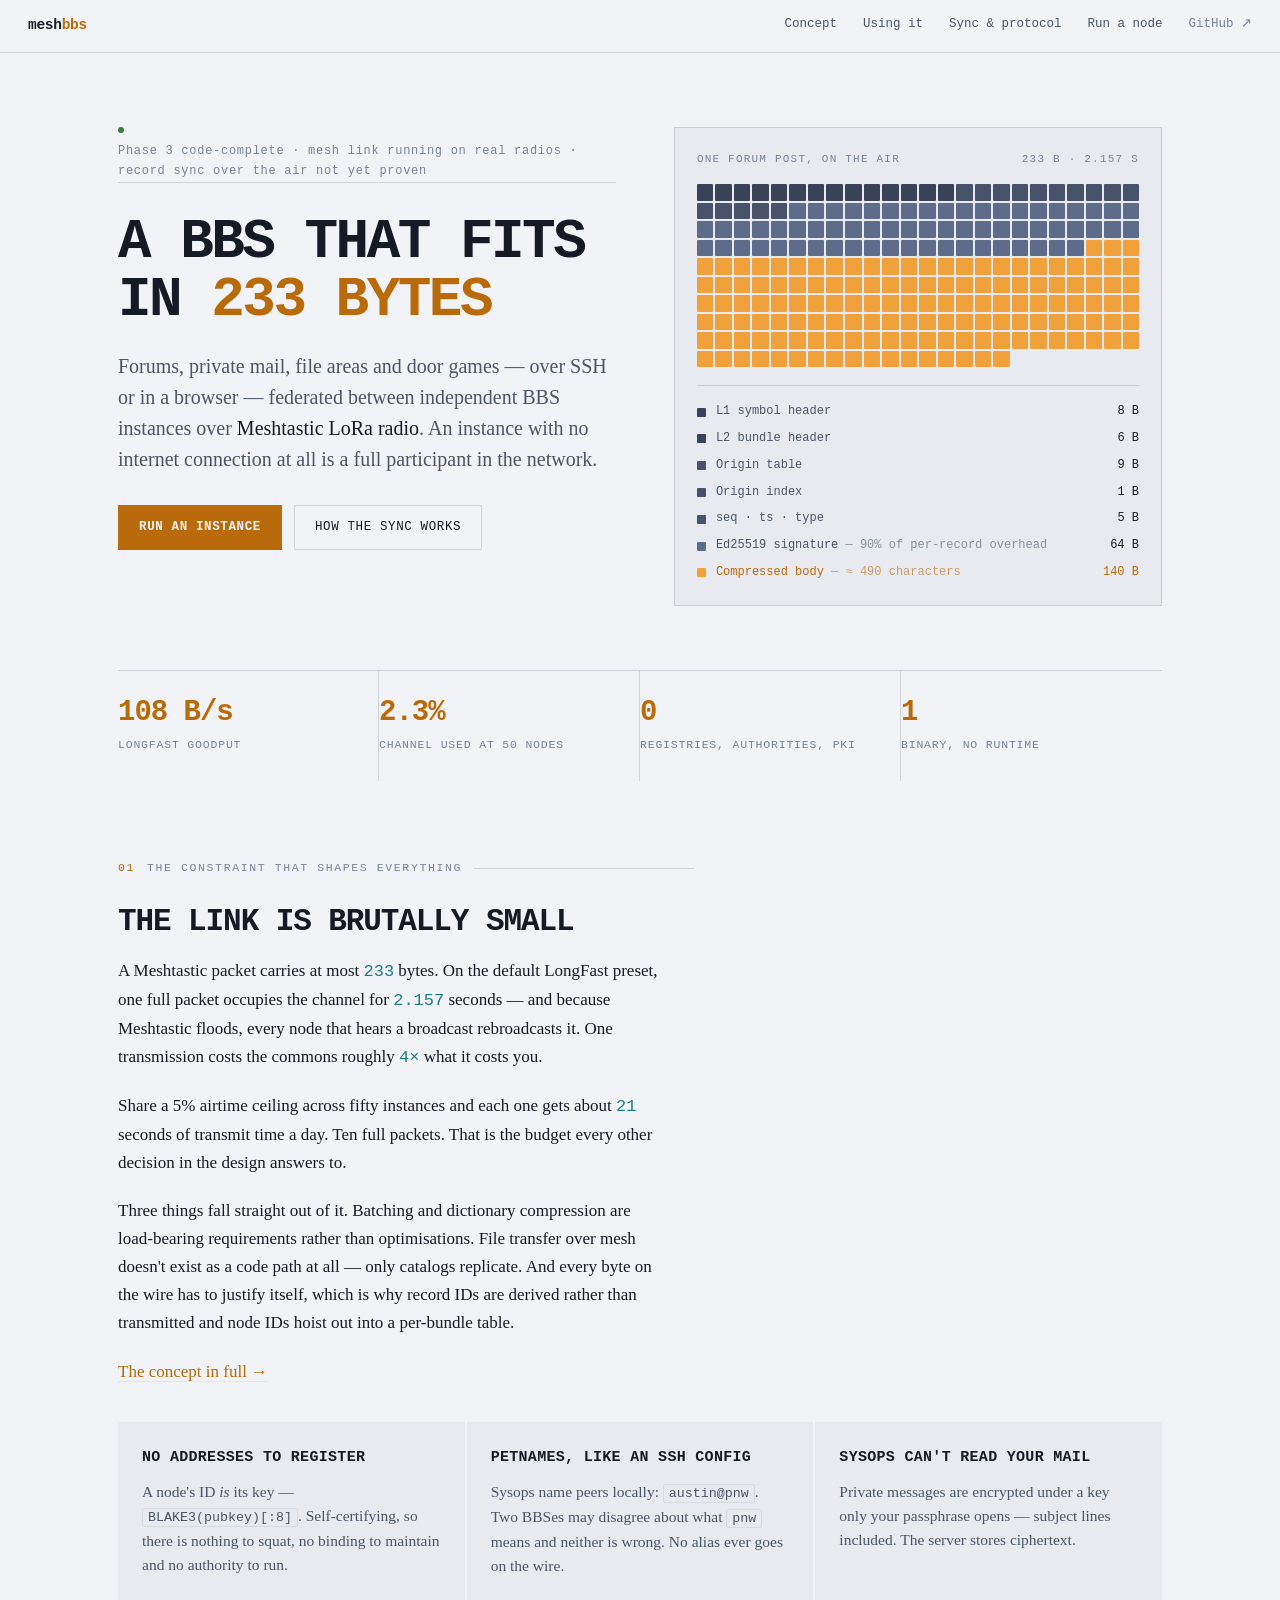
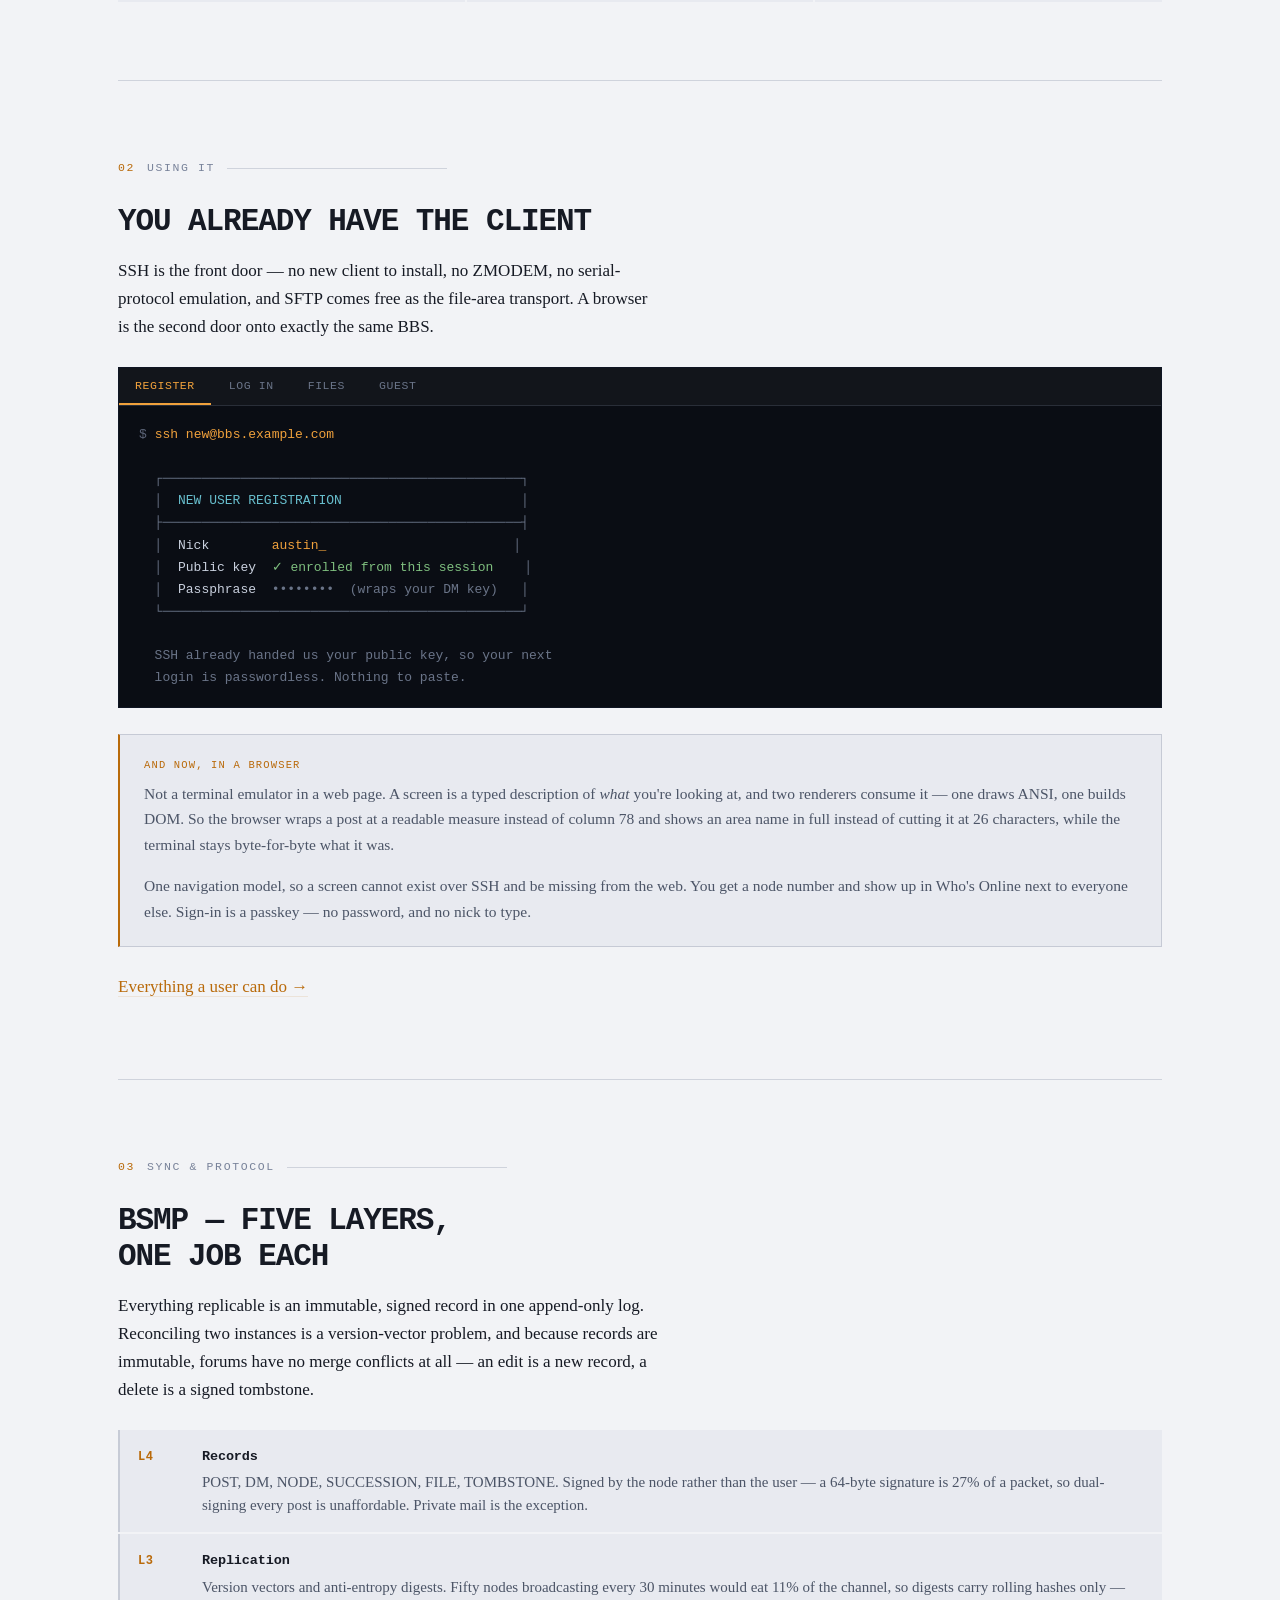
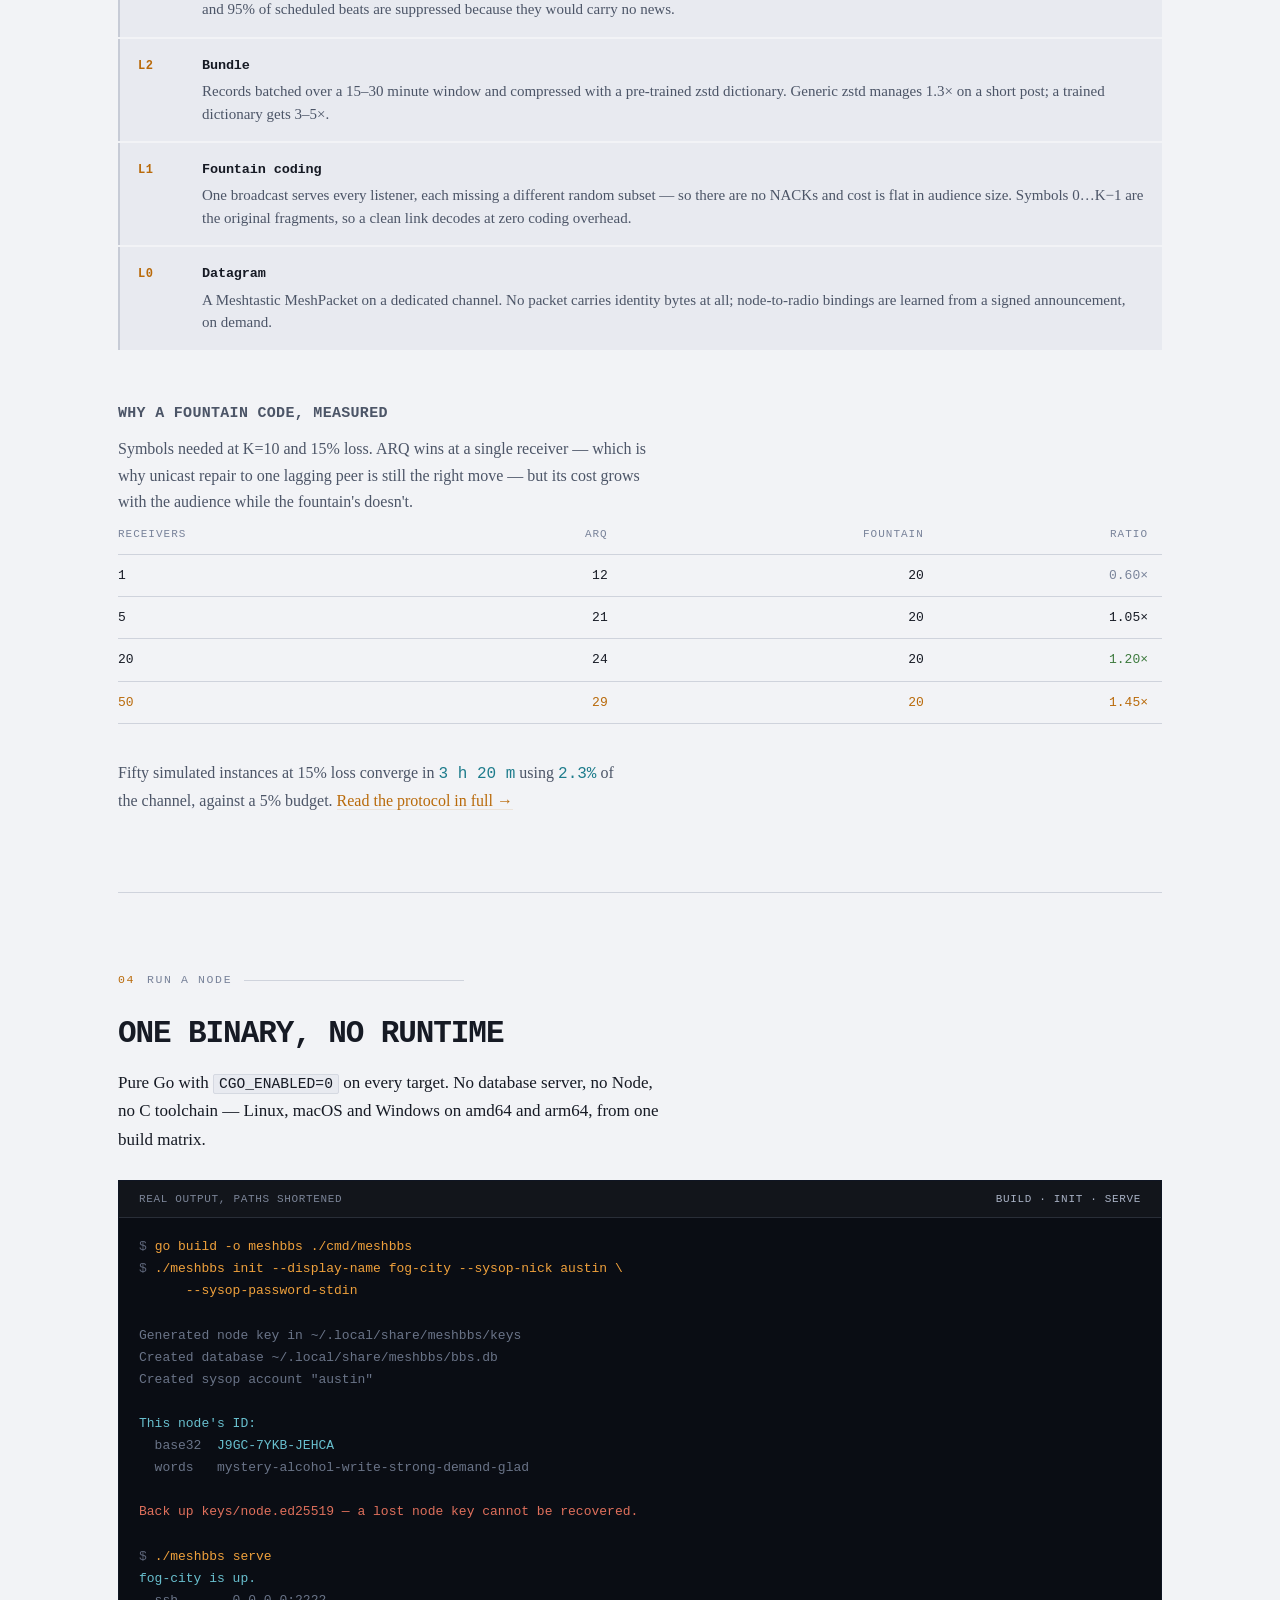
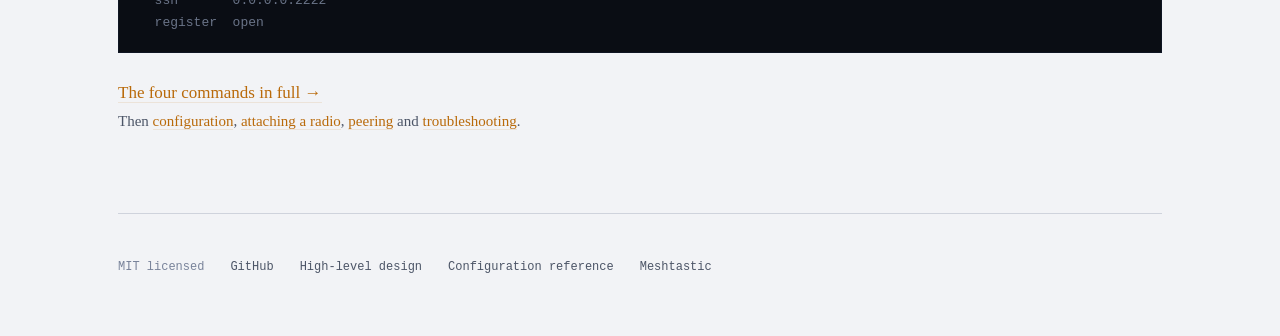
<file: site/index.html>
<!DOCTYPE html>
<html lang="en">
<head>
<meta charset="utf-8">
<meta name="viewport" content="width=device-width, initial-scale=1">
<title>meshbbs — a BBS that fits in 233 bytes</title>
<meta name="description" content="A modern cross-platform BBS in Go: SSH access, forums, private mail, file areas and door games, federated between independent instances over Meshtastic LoRa mesh.">
<meta property="og:title" content="meshbbs — a BBS that fits in 233 bytes">
<meta property="og:description" content="Forums, private mail and door games over SSH, federated between independent BBS instances over LoRa radio. An instance with no internet at all is a full participant.">
<meta property="og:type" content="website">
<link rel="stylesheet" href="style.css">
<script src="site.js" defer></script>
</head>
<body>

<nav class="nav">
  <a class="brand" href="index.html">mesh<span>bbs</span></a>
  <a href="concept.html">Concept</a>
  <a href="using.html">Using it</a>
  <a href="protocol.html">Sync &amp; protocol</a>
  <a href="running.html">Run a node</a>
  <a class="gh" href="https://github.com/aghman/meshbbs">GitHub ↗</a>
</nav>

<div class="wrap">

  <header class="hero">
    <div class="hero-grid">
      <div>
        <div class="status-line">
          <span class="dot"></span>
          <a href="status.html">Phase 3 code-complete · mesh link running on real radios · record
          sync over the air not yet proven</a>
        </div>

        <h1>A BBS that fits in <em>233 bytes</em></h1>

        <p class="lede">
          Forums, private mail, file areas and door games — over SSH or in a browser — federated
          between independent BBS instances over <strong>Meshtastic LoRa radio</strong>. An
          instance with no internet connection at all is a full participant in the network.
        </p>

        <div class="cta-row">
          <a class="btn primary" href="running.html">Run an instance</a>
          <a class="btn" href="protocol.html">How the sync works</a>
        </div>
      </div>

      <div class="panel">
        <div class="panel-cap">
          <span>One forum post, on the air</span>
          <span>233 B · 2.157 s</span>
        </div>
        <div id="packet" role="img"
             aria-label="A 233-byte Meshtastic packet divided into 93 bytes of protocol overhead — of which 64 bytes are the Ed25519 signature — leaving 140 bytes for the compressed message body."></div>
        <div class="legend" data-packet-legend></div>
      </div>
    </div>
  </header>

  <div class="stats">
    <div class="stat"><span class="v">108 B/s</span><span class="k">LongFast goodput</span></div>
    <div class="stat"><span class="v">2.3%</span><span class="k">channel used at 50 nodes</span></div>
    <div class="stat"><span class="v">0</span><span class="k">registries, authorities, PKI</span></div>
    <div class="stat"><span class="v">1</span><span class="k">binary, no runtime</span></div>
  </div>

  <!-- ─────────────────────────────────────────────────── -->
  <section id="concept">
    <div class="eyebrow"><b>01</b> The constraint that shapes everything</div>
    <div class="col prose">
      <h2>The link is brutally small</h2>
      <p>
        A Meshtastic packet carries at most <span class="num">233</span> bytes. On the default
        LongFast preset, one full packet occupies the channel for <span class="num">2.157</span>
        seconds — and because Meshtastic floods, every node that hears a broadcast rebroadcasts
        it. One transmission costs the commons roughly <span class="num">4×</span> what it costs
        you.
      </p>
      <p>
        Share a 5% airtime ceiling across fifty instances and each one gets about
        <span class="num">21</span> seconds of transmit time a day. Ten full packets. That is the
        budget every other decision in the design answers to.
      </p>
      <p>
        Three things fall straight out of it. Batching and dictionary compression are load-bearing
        requirements rather than optimisations. File transfer over mesh doesn't exist as a code
        path at all — only catalogs replicate. And every byte on the wire has to justify itself,
        which is why record IDs are derived rather than transmitted and node IDs hoist out into a
        per-bundle table.
      </p>
      <p><a class="inline" href="concept.html">The concept in full →</a></p>
    </div>

    <div class="gap-m"></div>

    <div class="cards">
      <div class="card">
        <h3>No addresses to register</h3>
        <p>A node's ID <em>is</em> its key — <code>BLAKE3(pubkey)[:8]</code>. Self-certifying, so
           there is nothing to squat, no binding to maintain and no authority to run.</p>
      </div>
      <div class="card">
        <h3>Petnames, like an SSH config</h3>
        <p>Sysops name peers locally: <code>austin@pnw</code>. Two BBSes may disagree about what
           <code>pnw</code> means and neither is wrong. No alias ever goes on the wire.</p>
      </div>
      <div class="card">
        <h3>Sysops can't read your mail</h3>
        <p>Private messages are encrypted under a key only your passphrase opens — subject lines
           included. The server stores ciphertext.</p>
      </div>
    </div>
  </section>

  <!-- ─────────────────────────────────────────────────── -->
  <section id="use">
    <div class="eyebrow"><b>02</b> Using it</div>
    <div class="col prose">
      <h2>You already have the client</h2>
      <p>
        SSH is the front door — no new client to install, no ZMODEM, no serial-protocol emulation,
        and SFTP comes free as the file-area transport. A browser is the second door onto exactly
        the same BBS.
      </p>
    </div>

    <div class="gap-s"></div>

    <div class="term">
      <div class="term-bar" role="tablist" aria-label="Ways to connect">
        <button role="tab" aria-selected="true"  data-tab="new">Register</button>
        <button role="tab" aria-selected="false" data-tab="login">Log in</button>
        <button role="tab" aria-selected="false" data-tab="files">Files</button>
        <button role="tab" aria-selected="false" data-tab="guest">Guest</button>
      </div>
      <div class="term-body">
<pre data-panel="new"><span class="p">$</span> <span class="c">ssh new@bbs.example.com</span>

<span class="d">  ┌──────────────────────────────────────────────┐</span>
<span class="d">  │</span>  <span class="b">NEW USER REGISTRATION</span>                       <span class="d">│</span>
<span class="d">  ├──────────────────────────────────────────────┤</span>
<span class="d">  │</span>  Nick        <span class="c">austin_</span>                        <span class="d">│</span>
<span class="d">  │</span>  Public key  <span class="g">✓ enrolled from this session</span>    <span class="d">│</span>
<span class="d">  │</span>  Passphrase  <span class="d">••••••••  (wraps your DM key)</span>   <span class="d">│</span>
<span class="d">  └──────────────────────────────────────────────┘</span>

<span class="d">  SSH already handed us your public key, so your next</span>
<span class="d">  login is passwordless. Nothing to paste.</span></pre>

<pre data-panel="login" hidden><span class="p">$</span> <span class="c">ssh austin@bbs.example.com</span>

<span class="d">  ╔══════════════════════════════════════════════╗</span>
<span class="d">  ║</span>   <span class="c">fog city bbs</span>  <span class="d">K7QM4X2P…</span>        <span class="g">3 nodes up</span>   <span class="d">║</span>
<span class="d">  ╚══════════════════════════════════════════════╝</span>

    <span class="b">[F]</span> Forums          <span class="d">12 new in 4 areas</span>
    <span class="b">[M]</span> Mail            <span class="c">2 unread</span>
    <span class="b">[D]</span> Doors           <span class="d">3 available</span>
    <span class="b">[F]</span> File areas      <span class="d">1,204 files network-wide</span>
    <span class="b">[C]</span> Node chat       <span class="d">nobody around</span>

  <span class="p">Command:</span> <span class="c">_</span></pre>

<pre data-panel="files" hidden><span class="p">$</span> <span class="c">sftp -P 2222 austin@bbs.example.com</span>

<span class="p">sftp&gt;</span> <span class="c">put mesh-survey.tar.gz /utils/MESH-SURVEY.TGZ</span>
<span class="d">Uploading mesh-survey.tar.gz  100%  84KB  84.0KB/s</span>

<span class="d">  Files never cross the mesh — only their catalogs do.</span>
<span class="d">  A 1 MB file at the 5% budget would take over a week</span>
<span class="d">  of channel time, so bytes move over IP or sneakernet.</span></pre>

<pre data-panel="guest" hidden><span class="p">$</span> <span class="c">ssh guest@bbs.example.com</span>

<span class="d">  Read-only session. No persistent identity.</span>
<span class="d">  Browse the forums, see what's here, decide later.</span>

    <span class="b">[F]</span> Forums          <span class="d">read-only</span>
    <span class="b">[F]</span> File areas      <span class="d">read-only</span>
    <span class="d">[M] Mail            requires an account</span>

  <span class="p">Command:</span> <span class="c">_</span></pre>
      </div>
    </div>

    <div class="gap-s"></div>

    <div class="note">
      <span class="tag">And now, in a browser</span>
      <p>
        Not a terminal emulator in a web page. A screen is a typed description of <em>what</em>
        you're looking at, and two renderers consume it — one draws ANSI, one builds DOM. So the
        browser wraps a post at a readable measure instead of column 78 and shows an area name in
        full instead of cutting it at 26 characters, while the terminal stays byte-for-byte what it
        was.
      </p>
      <p>
        One navigation model, so a screen cannot exist over SSH and be missing from the web. You
        get a node number and show up in Who's Online next to everyone else. Sign-in is a passkey —
        no password, and no nick to type.
      </p>
    </div>

    <div class="gap-s"></div>
    <p class="col"><a class="inline" href="using.html">Everything a user can do →</a></p>
  </section>

  <!-- ─────────────────────────────────────────────────── -->
  <section id="sync">
    <div class="eyebrow"><b>03</b> Sync &amp; protocol</div>
    <div class="col prose">
      <h2>BSMP — five layers, one job each</h2>
      <p>
        Everything replicable is an immutable, signed record in one append-only log. Reconciling
        two instances is a version-vector problem, and because records are immutable, forums have
        no merge conflicts at all — an edit is a new record, a delete is a signed tombstone.
      </p>
    </div>

    <div class="gap-s"></div>

    <div class="stack">
      <div class="layer">
        <span class="lv">L4</span>
        <div>
          <div class="ln">Records</div>
          <div class="ld">POST, DM, NODE, SUCCESSION, FILE, TOMBSTONE. Signed by the node rather
          than the user — a 64-byte signature is 27% of a packet, so dual-signing every post is
          unaffordable. Private mail is the exception.</div>
        </div>
      </div>
      <div class="layer">
        <span class="lv">L3</span>
        <div>
          <div class="ln">Replication</div>
          <div class="ld">Version vectors and anti-entropy digests. Fifty nodes broadcasting every
          30 minutes would eat 11% of the channel, so digests carry rolling hashes only — and 95%
          of scheduled beats are suppressed because they would carry no news.</div>
        </div>
      </div>
      <div class="layer">
        <span class="lv">L2</span>
        <div>
          <div class="ln">Bundle</div>
          <div class="ld">Records batched over a 15–30 minute window and compressed with a
          pre-trained zstd dictionary. Generic zstd manages 1.3× on a short post; a trained
          dictionary gets 3–5×.</div>
        </div>
      </div>
      <div class="layer">
        <span class="lv">L1</span>
        <div>
          <div class="ln">Fountain coding</div>
          <div class="ld">One broadcast serves every listener, each missing a different random
          subset — so there are no NACKs and cost is flat in audience size. Symbols 0…K−1 are the
          original fragments, so a clean link decodes at zero coding overhead.</div>
        </div>
      </div>
      <div class="layer">
        <span class="lv">L0</span>
        <div>
          <div class="ln">Datagram</div>
          <div class="ld">A Meshtastic MeshPacket on a dedicated channel. No packet carries
          identity bytes at all; node-to-radio bindings are learned from a signed announcement,
          on demand.</div>
        </div>
      </div>
    </div>

    <div class="gap-l"></div>

    <div class="col prose">
      <h3 style="color:var(--fg-dim)">Why a fountain code, measured</h3>
      <p style="font-size:16px;color:var(--fg-dim)">
        Symbols needed at K=10 and 15% loss. ARQ wins at a single receiver — which is why unicast
        repair to one lagging peer is still the right move — but its cost grows with the audience
        while the fountain's doesn't.
      </p>
    </div>

    <div class="tablewrap">
      <table>
        <thead>
          <tr><th>Receivers</th><th>ARQ</th><th>Fountain</th><th>Ratio</th></tr>
        </thead>
        <tbody>
          <tr><td>1</td><td>12</td><td>20</td><td class="bad">0.60×</td></tr>
          <tr><td>5</td><td>21</td><td>20</td><td>1.05×</td></tr>
          <tr><td>20</td><td>24</td><td>20</td><td class="good">1.20×</td></tr>
          <tr class="mark"><td>50</td><td>29</td><td>20</td><td>1.45×</td></tr>
        </tbody>
      </table>
    </div>

    <div class="gap-m"></div>
    <p class="col" style="font-size:16px;color:var(--fg-dim)">
      Fifty simulated instances at 15% loss converge in <span class="num">3 h 20 m</span> using
      <span class="num">2.3%</span> of the channel, against a 5% budget.
      <a class="inline" href="protocol.html">Read the protocol in full →</a>
    </p>
  </section>

  <!-- ─────────────────────────────────────────────────── -->
  <section id="run">
    <div class="eyebrow"><b>04</b> Run a node</div>
    <div class="col prose">
      <h2>One binary, no runtime</h2>
      <p>
        Pure Go with <code>CGO_ENABLED=0</code> on every target. No database server, no Node, no C
        toolchain — Linux, macOS and Windows on amd64 and arm64, from one build matrix.
      </p>
    </div>

    <div class="gap-s"></div>

    <div class="term">
      <div class="term-cap"><span>Real output, paths shortened</span><b>build · init · serve</b></div>
      <div class="term-body">
<pre><span class="p">$</span> <span class="c">go build -o meshbbs ./cmd/meshbbs</span>
<span class="p">$</span> <span class="c">./meshbbs init --display-name fog-city --sysop-nick austin \
      --sysop-password-stdin</span>

<span class="d">Generated node key in ~/.local/share/meshbbs/keys</span>
<span class="d">Created database ~/.local/share/meshbbs/bbs.db</span>
<span class="d">Created sysop account "austin"</span>

<span class="b">This node's ID:</span>
  <span class="d">base32</span>  <span class="b">J9GC-7YKB-JEHCA</span>
  <span class="d">words   mystery-alcohol-write-strong-demand-glad</span>

<span class="w">Back up keys/node.ed25519 — a lost node key cannot be recovered.</span>

<span class="p">$</span> <span class="c">./meshbbs serve</span>
<span class="b">fog-city is up.</span>
  <span class="d">ssh       0.0.0.0:2222</span>
  <span class="d">register  open</span></pre>
      </div>
    </div>

    <div class="gap-s"></div>
    <p class="col">
      <a class="inline" href="running.html">The four commands in full →</a><br>
      <span style="font-size:15px;color:var(--fg-dim)">Then
        <a class="inline" href="config.html">configuration</a>,
        <a class="inline" href="radio.html">attaching a radio</a>,
        <a class="inline" href="peering.html">peering</a> and
        <a class="inline" href="troubleshooting.html">troubleshooting</a>.</span>
    </p>
  </section>

  <footer>
    <span>MIT licensed</span>
    <a href="https://github.com/aghman/meshbbs">GitHub</a>
    <a href="https://github.com/aghman/meshbbs/blob/main/docs/design.md">High-level design</a>
    <a href="config-reference.html">Configuration reference</a>
    <a href="https://meshtastic.org">Meshtastic</a>
  </footer>
</div>

</body>
</html>
</file>
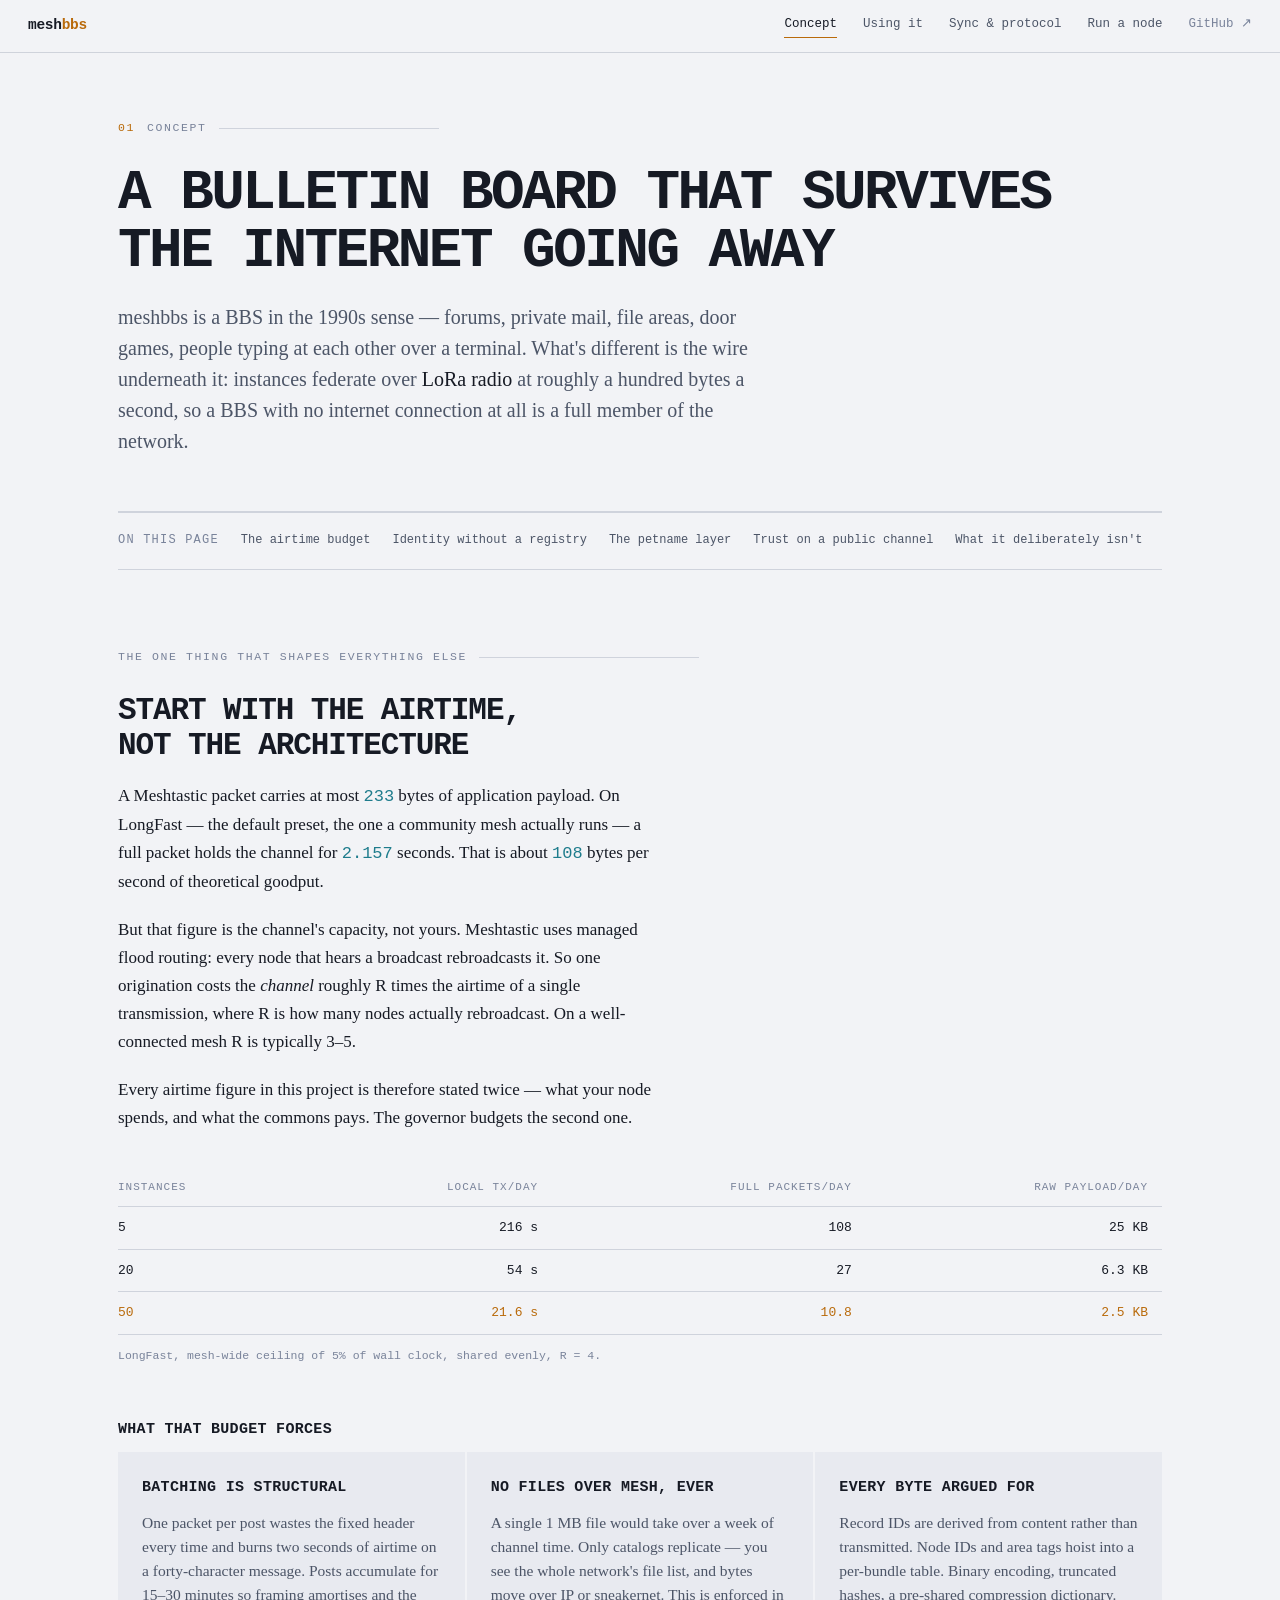
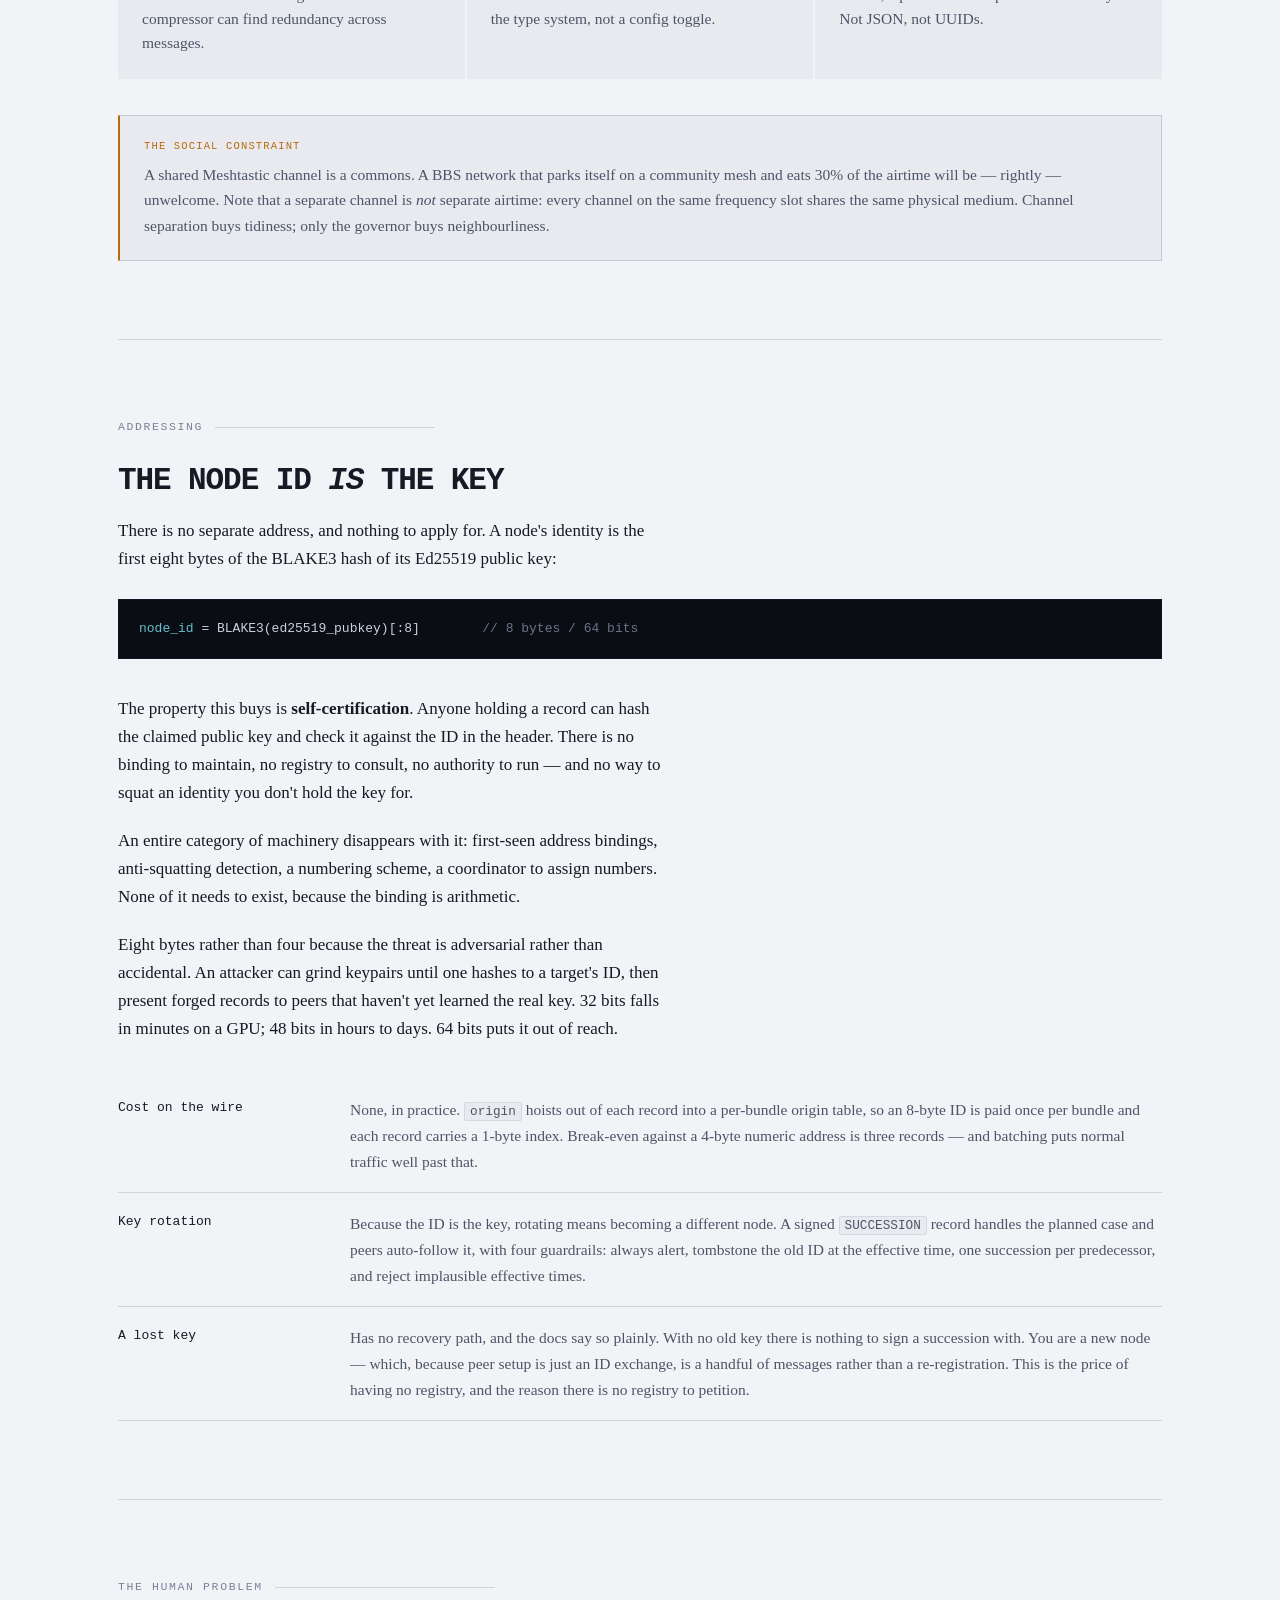
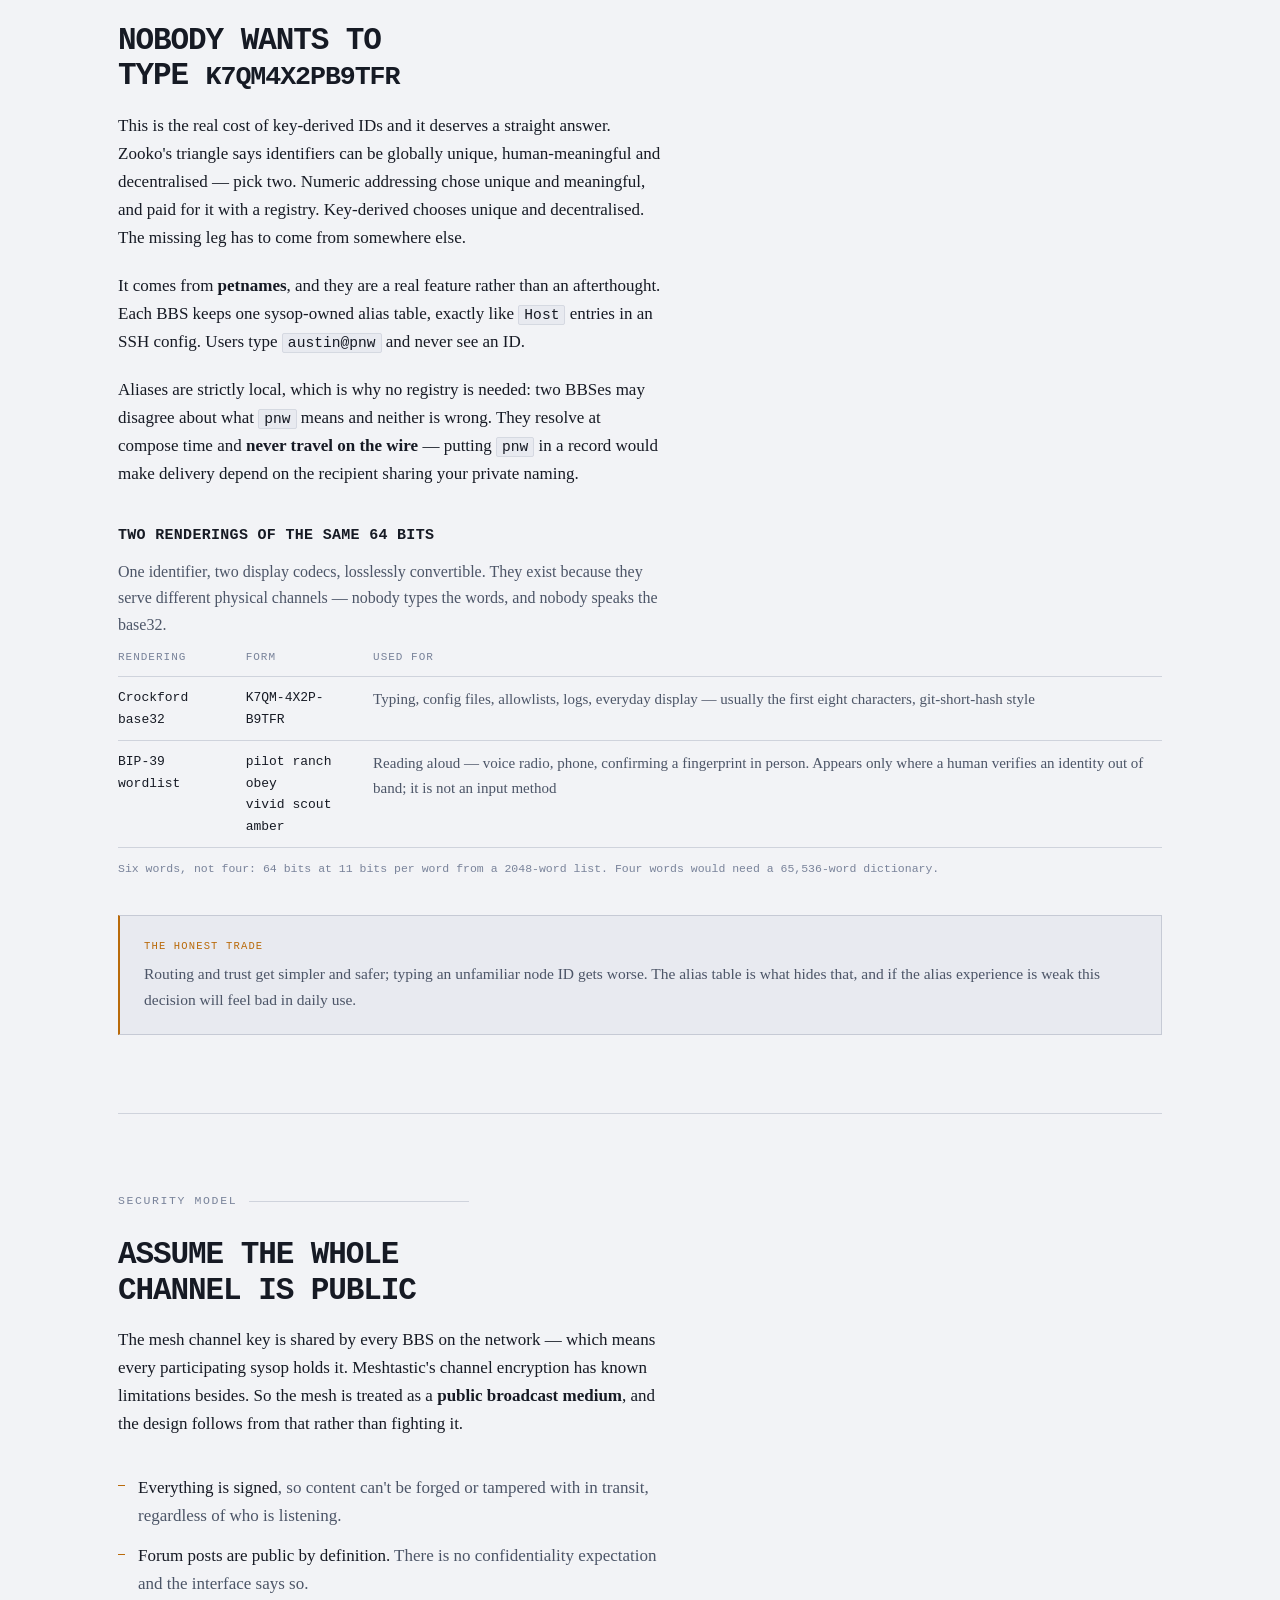
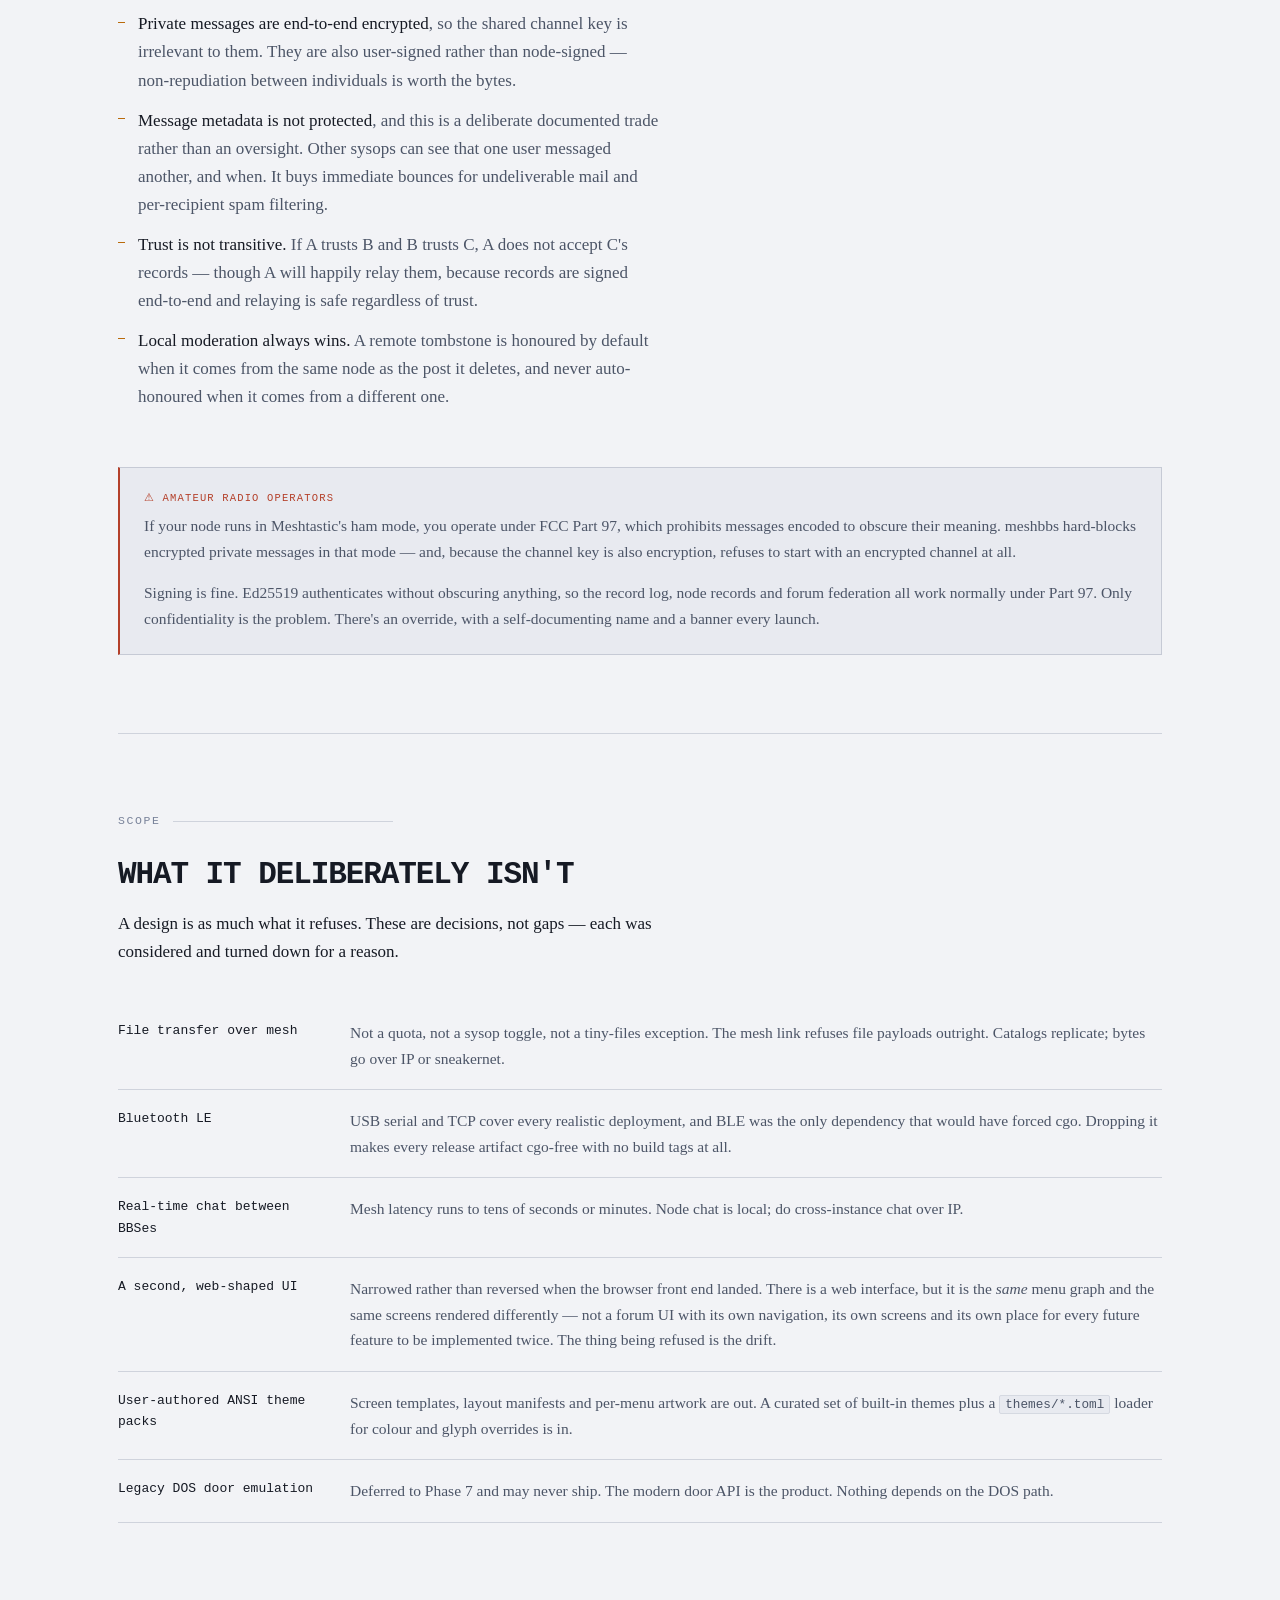
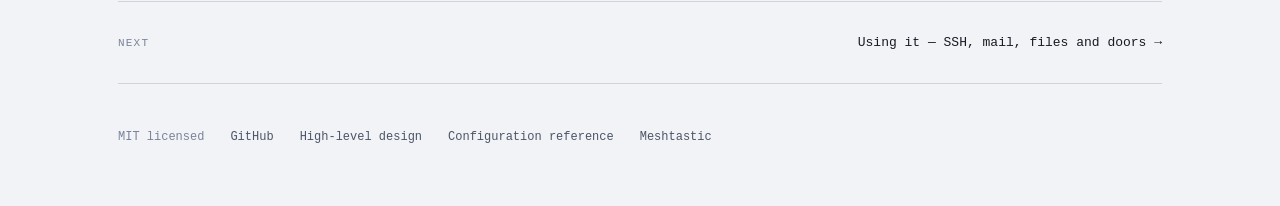
<file: site/concept.html>
<!DOCTYPE html>
<html lang="en">
<head>
<meta charset="utf-8">
<meta name="viewport" content="width=device-width, initial-scale=1">
<title>Concept — meshbbs</title>
<meta name="description" content="Why a BBS on LoRa radio: the airtime budget that shapes every decision, identity without a registry, and the trust model of a shared public channel.">
<link rel="stylesheet" href="style.css">
<script src="site.js" defer></script>
</head>
<body>

<nav class="nav">
  <a class="brand" href="index.html">mesh<span>bbs</span></a>
  <a href="concept.html">Concept</a>
  <a href="using.html">Using it</a>
  <a href="protocol.html">Sync &amp; protocol</a>
  <a href="running.html">Run a node</a>
  <a class="gh" href="https://github.com/aghman/meshbbs">GitHub ↗</a>
</nav>

<div class="wrap">

  <header class="pagehead">
    <div class="eyebrow"><b>01</b> Concept</div>
    <h1>A bulletin board that survives the internet going away</h1>
    <p class="lede col">
      meshbbs is a BBS in the 1990s sense — forums, private mail, file areas, door games, people
      typing at each other over a terminal. What's different is the wire underneath it: instances
      federate over <strong>LoRa radio</strong> at roughly a hundred bytes a second, so a BBS with
      no internet connection at all is a full member of the network.
    </p>
  </header>

  <div class="toc">
    <span>On this page</span>
    <a href="#budget">The airtime budget</a>
    <a href="#identity">Identity without a registry</a>
    <a href="#names">The petname layer</a>
    <a href="#trust">Trust on a public channel</a>
    <a href="#nots">What it deliberately isn't</a>
  </div>

  <!-- ─────────────────────────────────────────────────── -->
  <section id="budget">
    <div class="eyebrow">The one thing that shapes everything else</div>
    <div class="col prose">
      <h2>Start with the airtime, not the architecture</h2>
      <p>
        A Meshtastic packet carries at most <span class="num">233</span> bytes of application
        payload. On LongFast — the default preset, the one a community mesh actually runs — a full
        packet holds the channel for <span class="num">2.157</span> seconds. That is about
        <span class="num">108</span> bytes per second of theoretical goodput.
      </p>
      <p>
        But that figure is the channel's capacity, not yours. Meshtastic uses managed flood
        routing: every node that hears a broadcast rebroadcasts it. So one origination costs the
        <em>channel</em> roughly R times the airtime of a single transmission, where R is how many
        nodes actually rebroadcast. On a well-connected mesh R is typically 3–5.
      </p>
      <p>
        Every airtime figure in this project is therefore stated twice — what your node spends,
        and what the commons pays. The governor budgets the second one.
      </p>
    </div>

    <div class="gap-m"></div>

    <div class="tablewrap">
      <table>
        <caption class="tnote" style="text-align:left;caption-side:bottom">
          LongFast, mesh-wide ceiling of 5% of wall clock, shared evenly, R = 4.
        </caption>
        <thead>
          <tr>
            <th>Instances</th><th>Local TX/day</th><th>Full packets/day</th><th>Raw payload/day</th>
          </tr>
        </thead>
        <tbody>
          <tr><td>5</td><td>216 s</td><td>108</td><td>25 KB</td></tr>
          <tr><td>20</td><td>54 s</td><td>27</td><td>6.3 KB</td></tr>
          <tr class="mark"><td>50</td><td>21.6 s</td><td>10.8</td><td>2.5 KB</td></tr>
        </tbody>
      </table>
    </div>

    <div class="gap-l"></div>

    <div class="col prose">
      <h3>What that budget forces</h3>
    </div>

    <div class="cards">
      <div class="card">
        <h3>Batching is structural</h3>
        <p>One packet per post wastes the fixed header every time and burns two seconds of airtime
           on a forty-character message. Posts accumulate for 15–30 minutes so framing amortises
           and the compressor can find redundancy across messages.</p>
      </div>
      <div class="card">
        <h3>No files over mesh, ever</h3>
        <p>A single 1 MB file would take over a week of channel time. Only catalogs replicate — you
           see the whole network's file list, and bytes move over IP or sneakernet. This is
           enforced in the type system, not a config toggle.</p>
      </div>
      <div class="card">
        <h3>Every byte argued for</h3>
        <p>Record IDs are derived from content rather than transmitted. Node IDs and area tags
           hoist into a per-bundle table. Binary encoding, truncated hashes, a pre-shared
           compression dictionary. Not JSON, not UUIDs.</p>
      </div>
    </div>

    <div class="gap-m"></div>

    <div class="note">
      <span class="tag">The social constraint</span>
      <p>
        A shared Meshtastic channel is a commons. A BBS network that parks itself on a community
        mesh and eats 30% of the airtime will be — rightly — unwelcome. Note that a separate
        channel is <em>not</em> separate airtime: every channel on the same frequency slot shares
        the same physical medium. Channel separation buys tidiness; only the governor buys
        neighbourliness.
      </p>
    </div>
  </section>

  <!-- ─────────────────────────────────────────────────── -->
  <section id="identity">
    <div class="eyebrow">Addressing</div>
    <div class="col prose">
      <h2>The node ID <em>is</em> the key</h2>
      <p>
        There is no separate address, and nothing to apply for. A node's identity is the first
        eight bytes of the BLAKE3 hash of its Ed25519 public key:
      </p>
    </div>

    <div class="gap-s"></div>

    <div class="term">
      <div class="term-body">
<pre><span class="b">node_id</span> = BLAKE3(ed25519_pubkey)[:8]        <span class="d">// 8 bytes / 64 bits</span></pre>
      </div>
    </div>

    <div class="gap-m"></div>

    <div class="col prose">
      <p>
        The property this buys is <strong>self-certification</strong>. Anyone holding a record can
        hash the claimed public key and check it against the ID in the header. There is no binding
        to maintain, no registry to consult, no authority to run — and no way to squat an identity
        you don't hold the key for.
      </p>
      <p>
        An entire category of machinery disappears with it: first-seen address bindings,
        anti-squatting detection, a numbering scheme, a coordinator to assign numbers. None of it
        needs to exist, because the binding is arithmetic.
      </p>
      <p>
        Eight bytes rather than four because the threat is adversarial rather than accidental. An
        attacker can grind keypairs until one hashes to a target's ID, then present forged records
        to peers that haven't yet learned the real key. 32 bits falls in minutes on a GPU; 48 bits
        in hours to days. 64 bits puts it out of reach.
      </p>
    </div>

    <div class="gap-m"></div>

    <div class="rows">
      <div class="row">
        <div class="k">Cost on the wire</div>
        <div class="v">None, in practice. <code>origin</code> hoists out of each record into a
          per-bundle origin table, so an 8-byte ID is paid once per bundle and each record carries
          a 1-byte index. Break-even against a 4-byte numeric address is three records — and
          batching puts normal traffic well past that.</div>
      </div>
      <div class="row">
        <div class="k">Key rotation</div>
        <div class="v">Because the ID is the key, rotating means becoming a different node. A
          signed <code>SUCCESSION</code> record handles the planned case and peers auto-follow it,
          with four guardrails: always alert, tombstone the old ID at the effective time, one
          succession per predecessor, and reject implausible effective times.</div>
      </div>
      <div class="row">
        <div class="k">A lost key</div>
        <div class="v">Has no recovery path, and the docs say so plainly. With no old key there is
          nothing to sign a succession with. You are a new node — which, because peer setup is
          just an ID exchange, is a handful of messages rather than a re-registration. This is the
          price of having no registry, and the reason there is no registry to petition.</div>
      </div>
    </div>
  </section>

  <!-- ─────────────────────────────────────────────────── -->
  <section id="names">
    <div class="eyebrow">The human problem</div>
    <div class="col prose">
      <h2>Nobody wants to type <code>K7QM4X2PB9TFR</code></h2>
      <p>
        This is the real cost of key-derived IDs and it deserves a straight answer. Zooko's
        triangle says identifiers can be globally unique, human-meaningful and decentralised —
        pick two. Numeric addressing chose unique and meaningful, and paid for it with a registry.
        Key-derived chooses unique and decentralised. The missing leg has to come from somewhere
        else.
      </p>
      <p>
        It comes from <strong>petnames</strong>, and they are a real feature rather than an
        afterthought. Each BBS keeps one sysop-owned alias table, exactly like <code>Host</code>
        entries in an SSH config. Users type <code>austin@pnw</code> and never see an ID.
      </p>
      <p>
        Aliases are strictly local, which is why no registry is needed: two BBSes may disagree
        about what <code>pnw</code> means and neither is wrong. They resolve at compose time and
        <strong>never travel on the wire</strong> — putting <code>pnw</code> in a record would make
        delivery depend on the recipient sharing your private naming.
      </p>
    </div>

    <div class="gap-m"></div>

    <div class="col prose">
      <h3>Two renderings of the same 64 bits</h3>
      <p style="color:var(--fg-dim);font-size:16px">
        One identifier, two display codecs, losslessly convertible. They exist because they serve
        different physical channels — nobody types the words, and nobody speaks the base32.
      </p>
    </div>

    <div class="tablewrap">
      <table class="text">
        <thead><tr><th>Rendering</th><th>Form</th><th>Used for</th></tr></thead>
        <tbody>
          <tr>
            <td>Crockford base32</td>
            <td style="font-family:var(--mono);font-size:13px;color:var(--fg)">K7QM-4X2P-B9TFR</td>
            <td>Typing, config files, allowlists, logs, everyday display — usually the first eight
                characters, git-short-hash style</td>
          </tr>
          <tr>
            <td>BIP-39 wordlist</td>
            <td style="font-family:var(--mono);font-size:13px;color:var(--fg)">pilot ranch obey<br>vivid scout amber</td>
            <td>Reading aloud — voice radio, phone, confirming a fingerprint in person. Appears
                only where a human verifies an identity out of band; it is not an input method</td>
          </tr>
        </tbody>
      </table>
      <p class="tnote">
        Six words, not four: 64 bits at 11 bits per word from a 2048-word list. Four words would
        need a 65,536-word dictionary.
      </p>
    </div>

    <div class="gap-m"></div>

    <div class="note">
      <span class="tag">The honest trade</span>
      <p>
        Routing and trust get simpler and safer; typing an unfamiliar node ID gets worse. The alias
        table is what hides that, and if the alias experience is weak this decision will feel bad
        in daily use.
      </p>
    </div>
  </section>

  <!-- ─────────────────────────────────────────────────── -->
  <section id="trust">
    <div class="eyebrow">Security model</div>
    <div class="col prose">
      <h2>Assume the whole channel is public</h2>
      <p>
        The mesh channel key is shared by every BBS on the network — which means every participating
        sysop holds it. Meshtastic's channel encryption has known limitations besides. So the mesh
        is treated as a <strong>public broadcast medium</strong>, and the design follows from that
        rather than fighting it.
      </p>
    </div>

    <div class="gap-m"></div>

    <ul class="plain col">
      <li><strong>Everything is signed</strong>, so content can't be forged or tampered with in
        transit, regardless of who is listening.</li>
      <li><strong>Forum posts are public by definition.</strong> There is no confidentiality
        expectation and the interface says so.</li>
      <li><strong>Private messages are end-to-end encrypted</strong>, so the shared channel key is
        irrelevant to them. They are also user-signed rather than node-signed — non-repudiation
        between individuals is worth the bytes.</li>
      <li><strong>Message metadata is not protected</strong>, and this is a deliberate documented
        trade rather than an oversight. Other sysops can see that one user messaged another, and
        when. It buys immediate bounces for undeliverable mail and per-recipient spam filtering.</li>
      <li><strong>Trust is not transitive.</strong> If A trusts B and B trusts C, A does not accept
        C's records — though A will happily relay them, because records are signed end-to-end and
        relaying is safe regardless of trust.</li>
      <li><strong>Local moderation always wins.</strong> A remote tombstone is honoured by default
        when it comes from the same node as the post it deletes, and never auto-honoured when it
        comes from a different one.</li>
    </ul>

    <div class="gap-m"></div>

    <div class="note warn">
      <span class="tag">⚠ Amateur radio operators</span>
      <p>
        If your node runs in Meshtastic's ham mode, you operate under FCC Part 97, which prohibits
        messages encoded to obscure their meaning. meshbbs hard-blocks encrypted private messages
        in that mode — and, because the channel key is also encryption, refuses to start with an
        encrypted channel at all.
      </p>
      <p>
        Signing is fine. Ed25519 authenticates without obscuring anything, so the record log, node
        records and forum federation all work normally under Part 97. Only confidentiality is the
        problem. There's an override, with a self-documenting name and a banner every launch.
      </p>
    </div>
  </section>

  <!-- ─────────────────────────────────────────────────── -->
  <section id="nots">
    <div class="eyebrow">Scope</div>
    <div class="col prose">
      <h2>What it deliberately isn't</h2>
      <p>
        A design is as much what it refuses. These are decisions, not gaps — each was considered
        and turned down for a reason.
      </p>
    </div>

    <div class="gap-m"></div>

    <div class="rows">
      <div class="row">
        <div class="k">File transfer over mesh</div>
        <div class="v">Not a quota, not a sysop toggle, not a tiny-files exception. The mesh link
          refuses file payloads outright. Catalogs replicate; bytes go over IP or sneakernet.</div>
      </div>
      <div class="row">
        <div class="k">Bluetooth LE</div>
        <div class="v">USB serial and TCP cover every realistic deployment, and BLE was the only
          dependency that would have forced cgo. Dropping it makes every release artifact
          cgo-free with no build tags at all.</div>
      </div>
      <div class="row">
        <div class="k">Real-time chat between BBSes</div>
        <div class="v">Mesh latency runs to tens of seconds or minutes. Node chat is local; do
          cross-instance chat over IP.</div>
      </div>
      <div class="row">
        <div class="k">A second, web-shaped UI</div>
        <div class="v">Narrowed rather than reversed when the browser front end landed. There is a
          web interface, but it is the <em>same</em> menu graph and the same screens rendered
          differently — not a forum UI with its own navigation, its own screens and its own place
          for every future feature to be implemented twice. The thing being refused is the
          drift.</div>
      </div>
      <div class="row">
        <div class="k">User-authored ANSI theme packs</div>
        <div class="v">Screen templates, layout manifests and per-menu artwork are out. A curated
          set of built-in themes plus a <code>themes/*.toml</code> loader for colour and glyph
          overrides is in.</div>
      </div>
      <div class="row">
        <div class="k">Legacy DOS door emulation</div>
        <div class="v">Deferred to Phase 7 and may never ship. The modern door API is the product.
          Nothing depends on the DOS path.</div>
      </div>
    </div>
  </section>

  <a class="next" href="using.html">
    <span class="nk">Next</span>
    <span class="nt">Using it — SSH, mail, files and doors →</span>
  </a>

  <footer>
    <span>MIT licensed</span>
    <a href="https://github.com/aghman/meshbbs">GitHub</a>
    <a href="https://github.com/aghman/meshbbs/blob/main/docs/design.md">High-level design</a>
    <a href="config-reference.html">Configuration reference</a>
    <a href="https://meshtastic.org">Meshtastic</a>
  </footer>
</div>

</body>
</html>
</file>
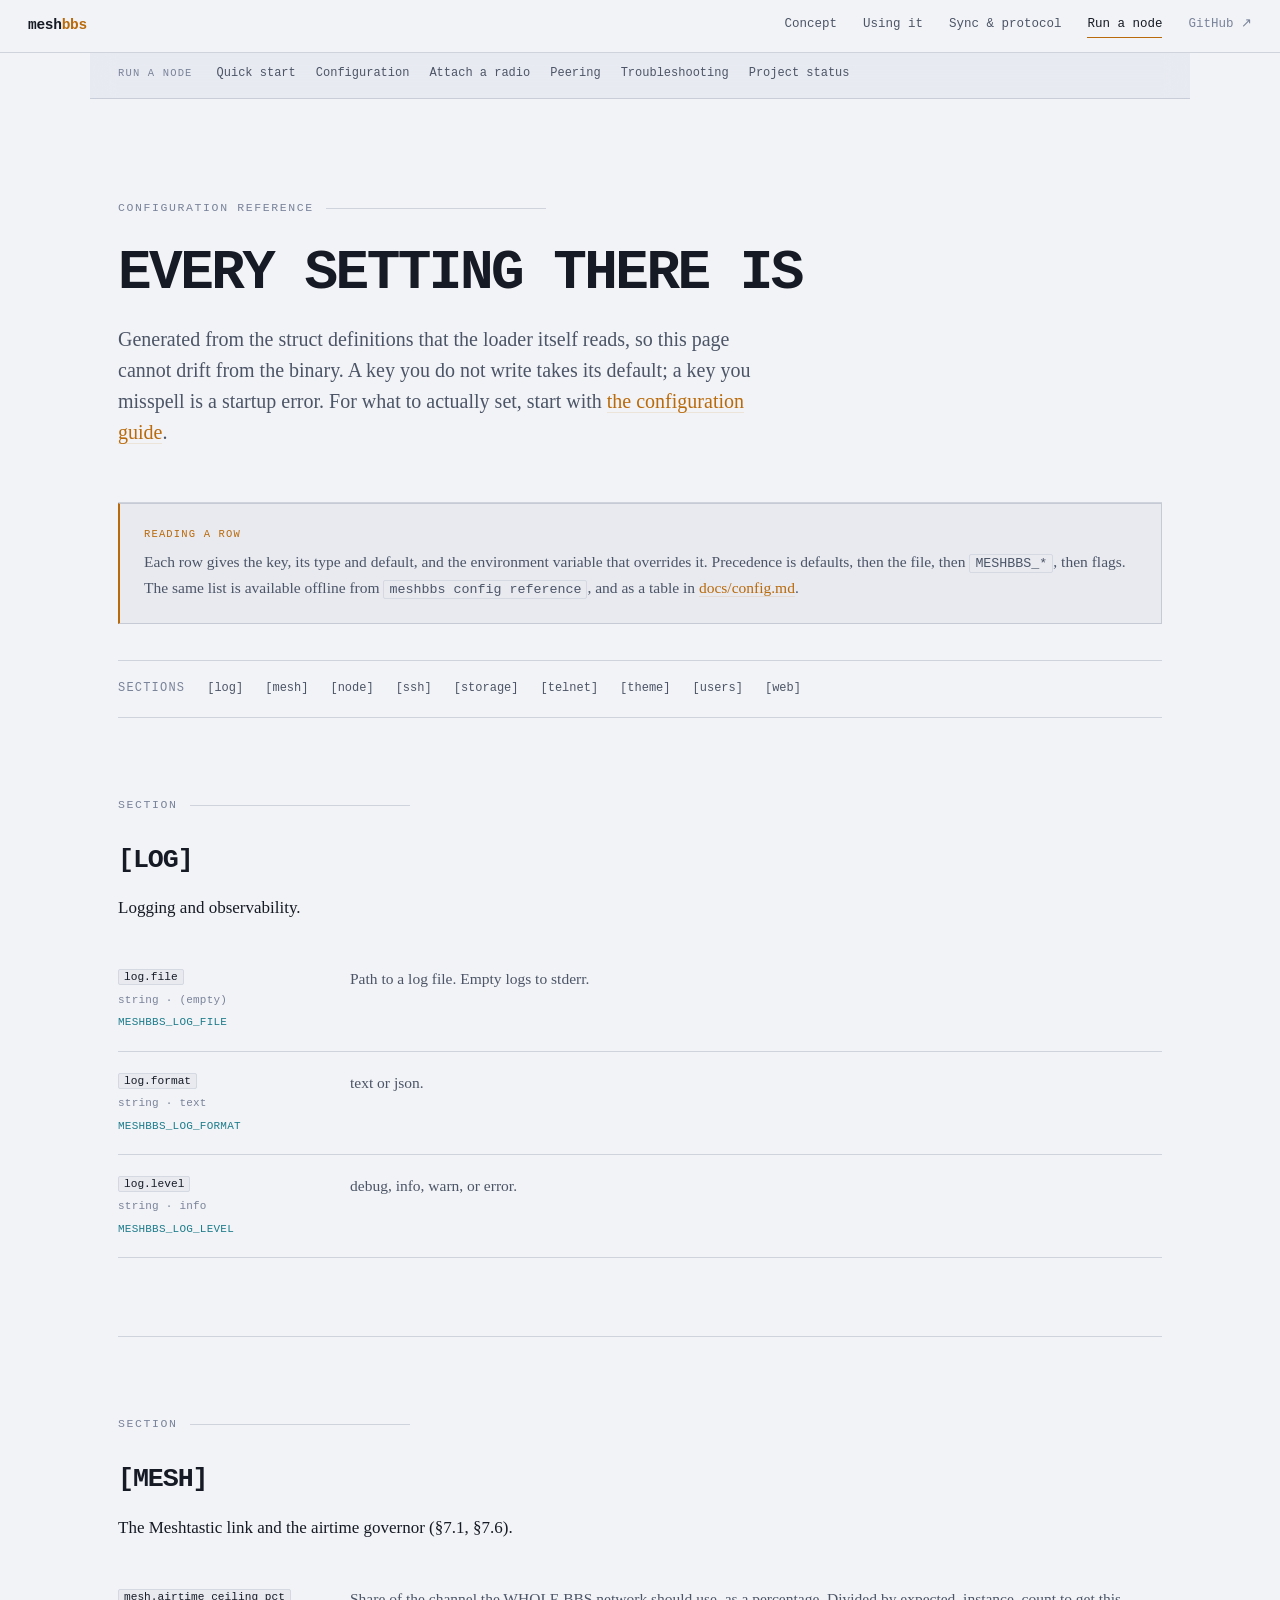
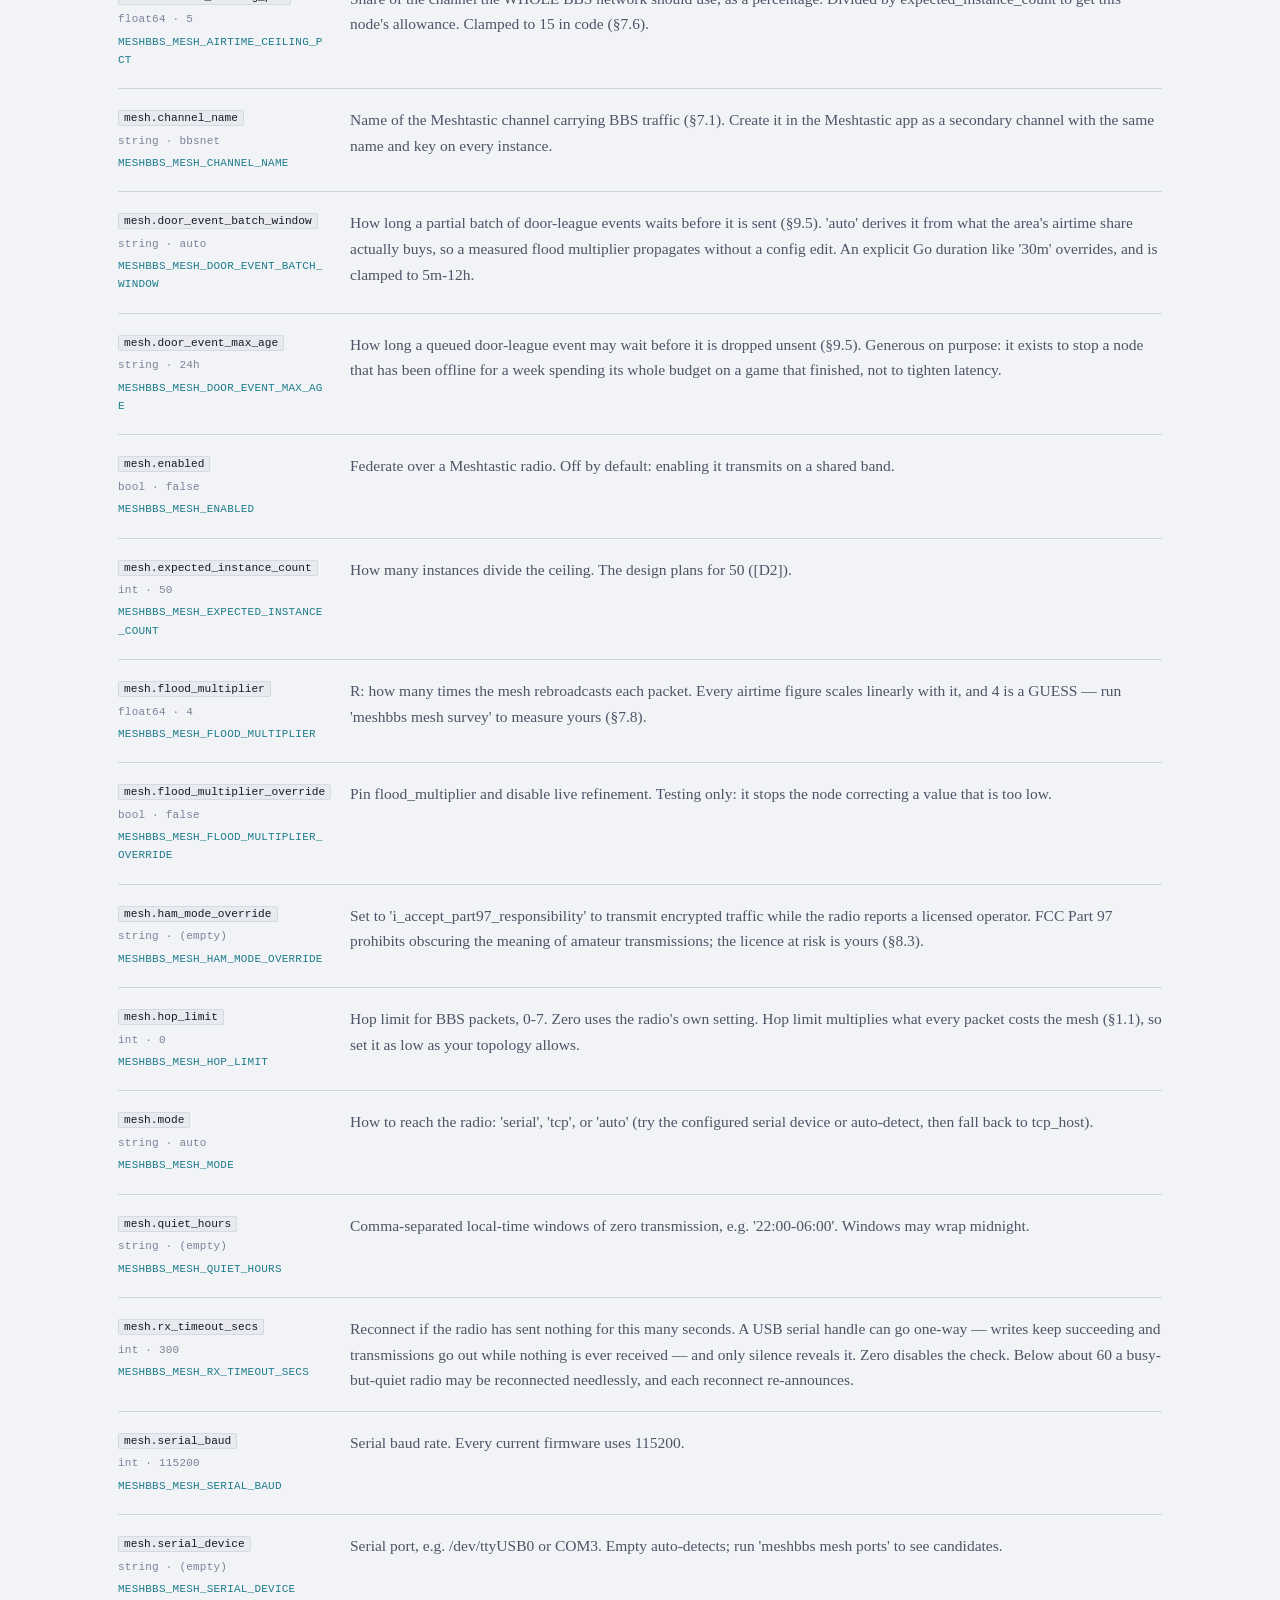
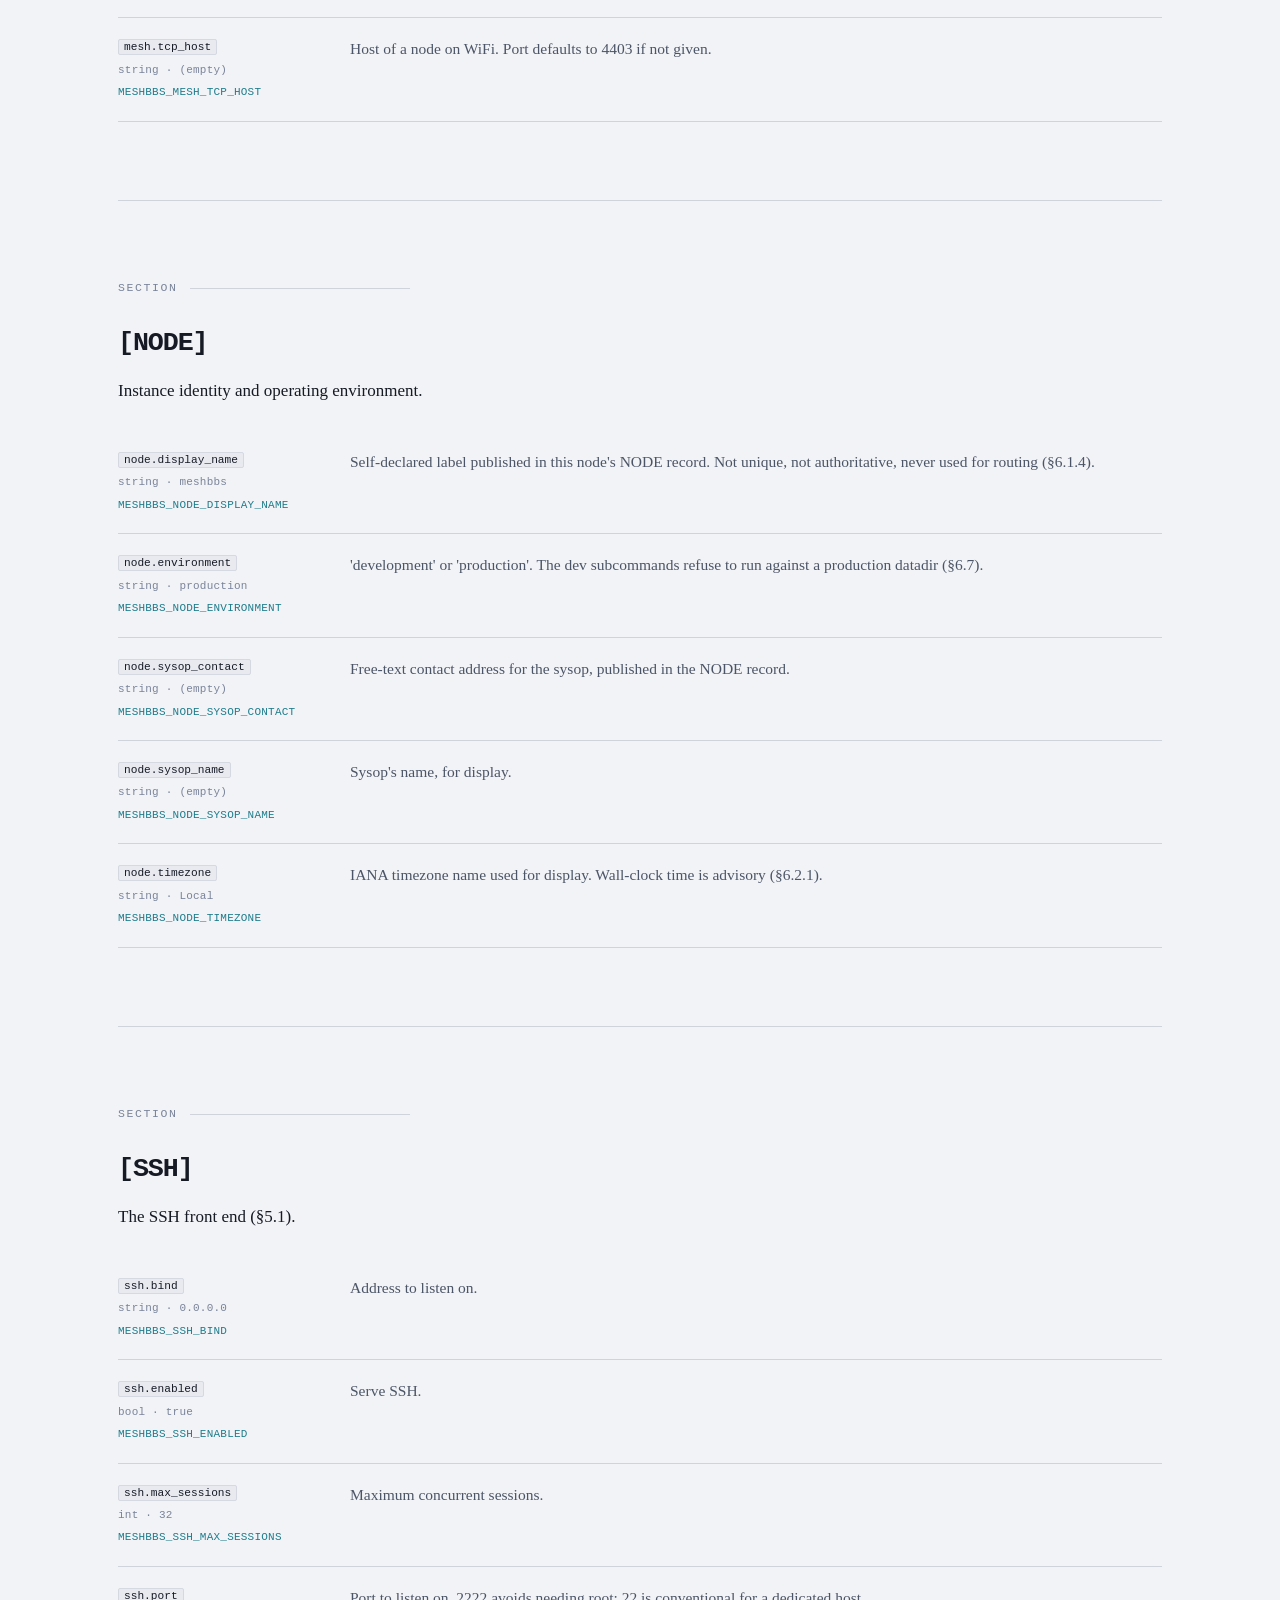
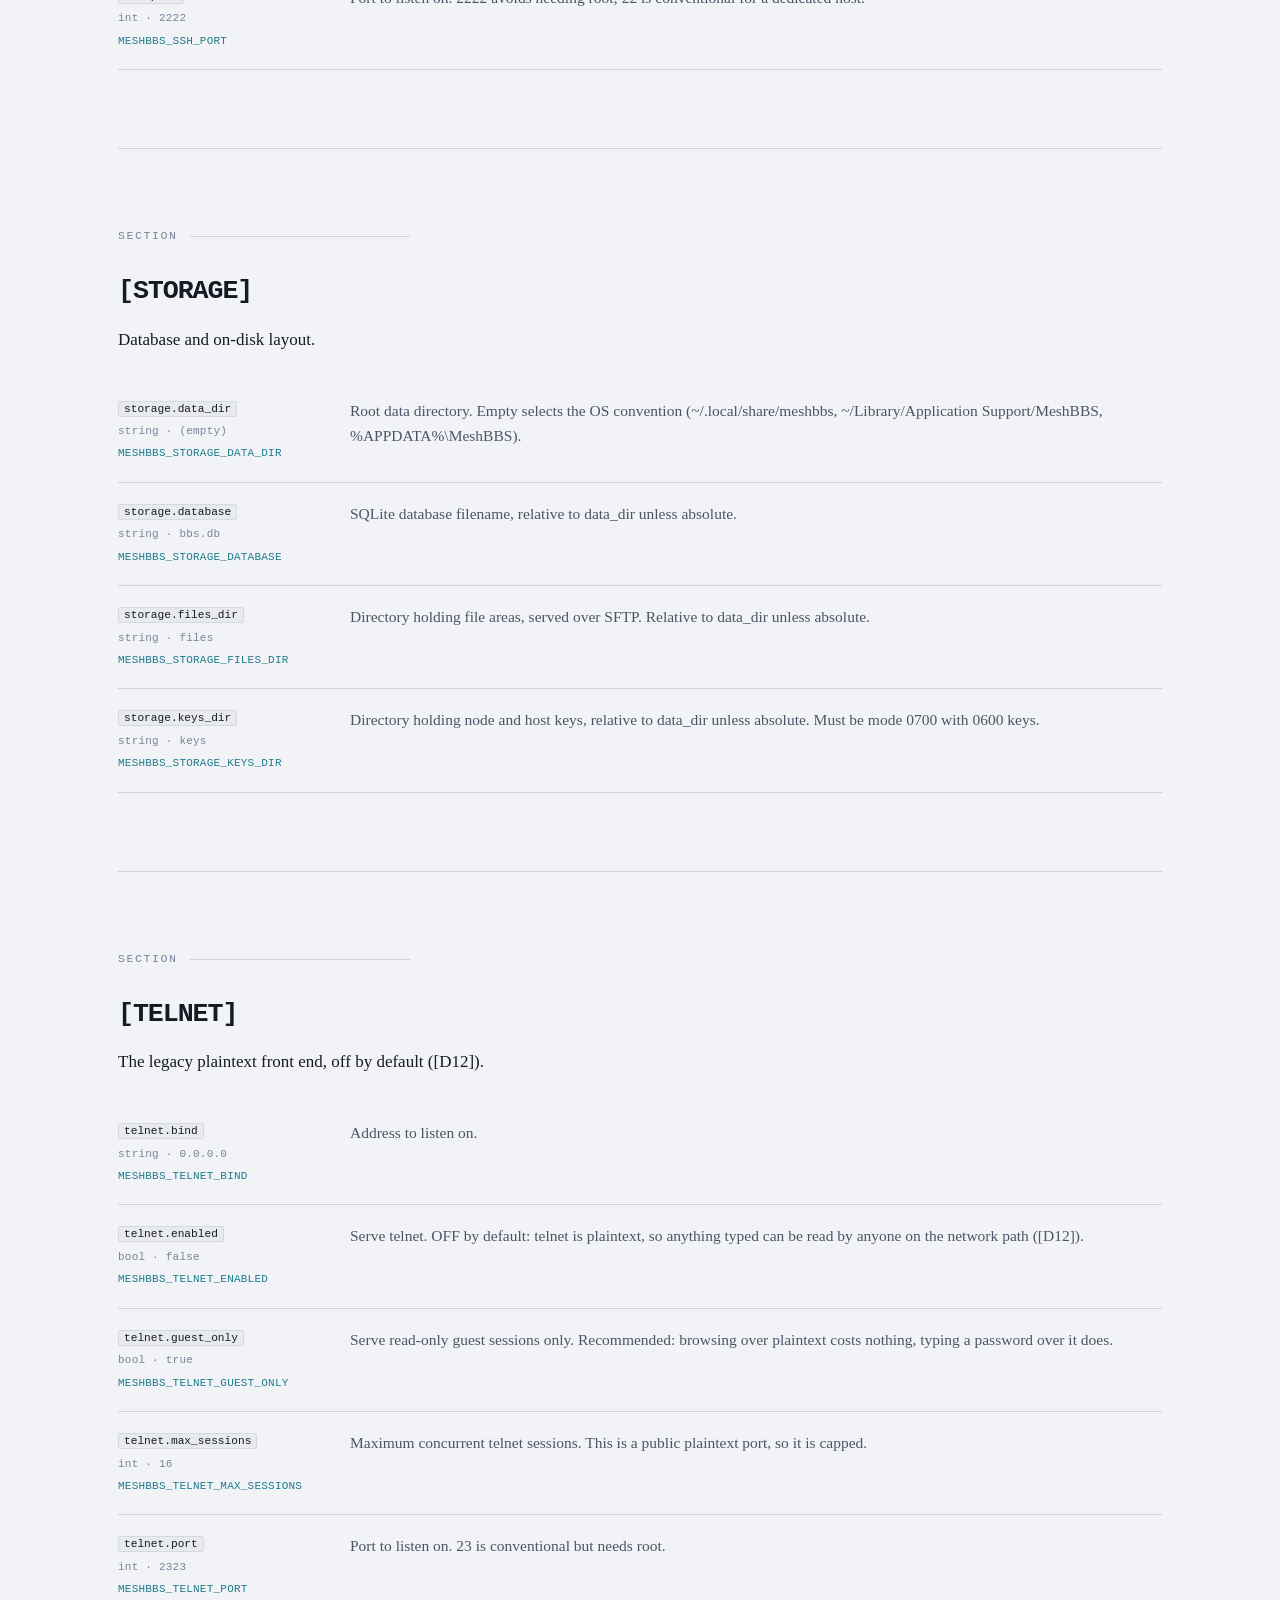
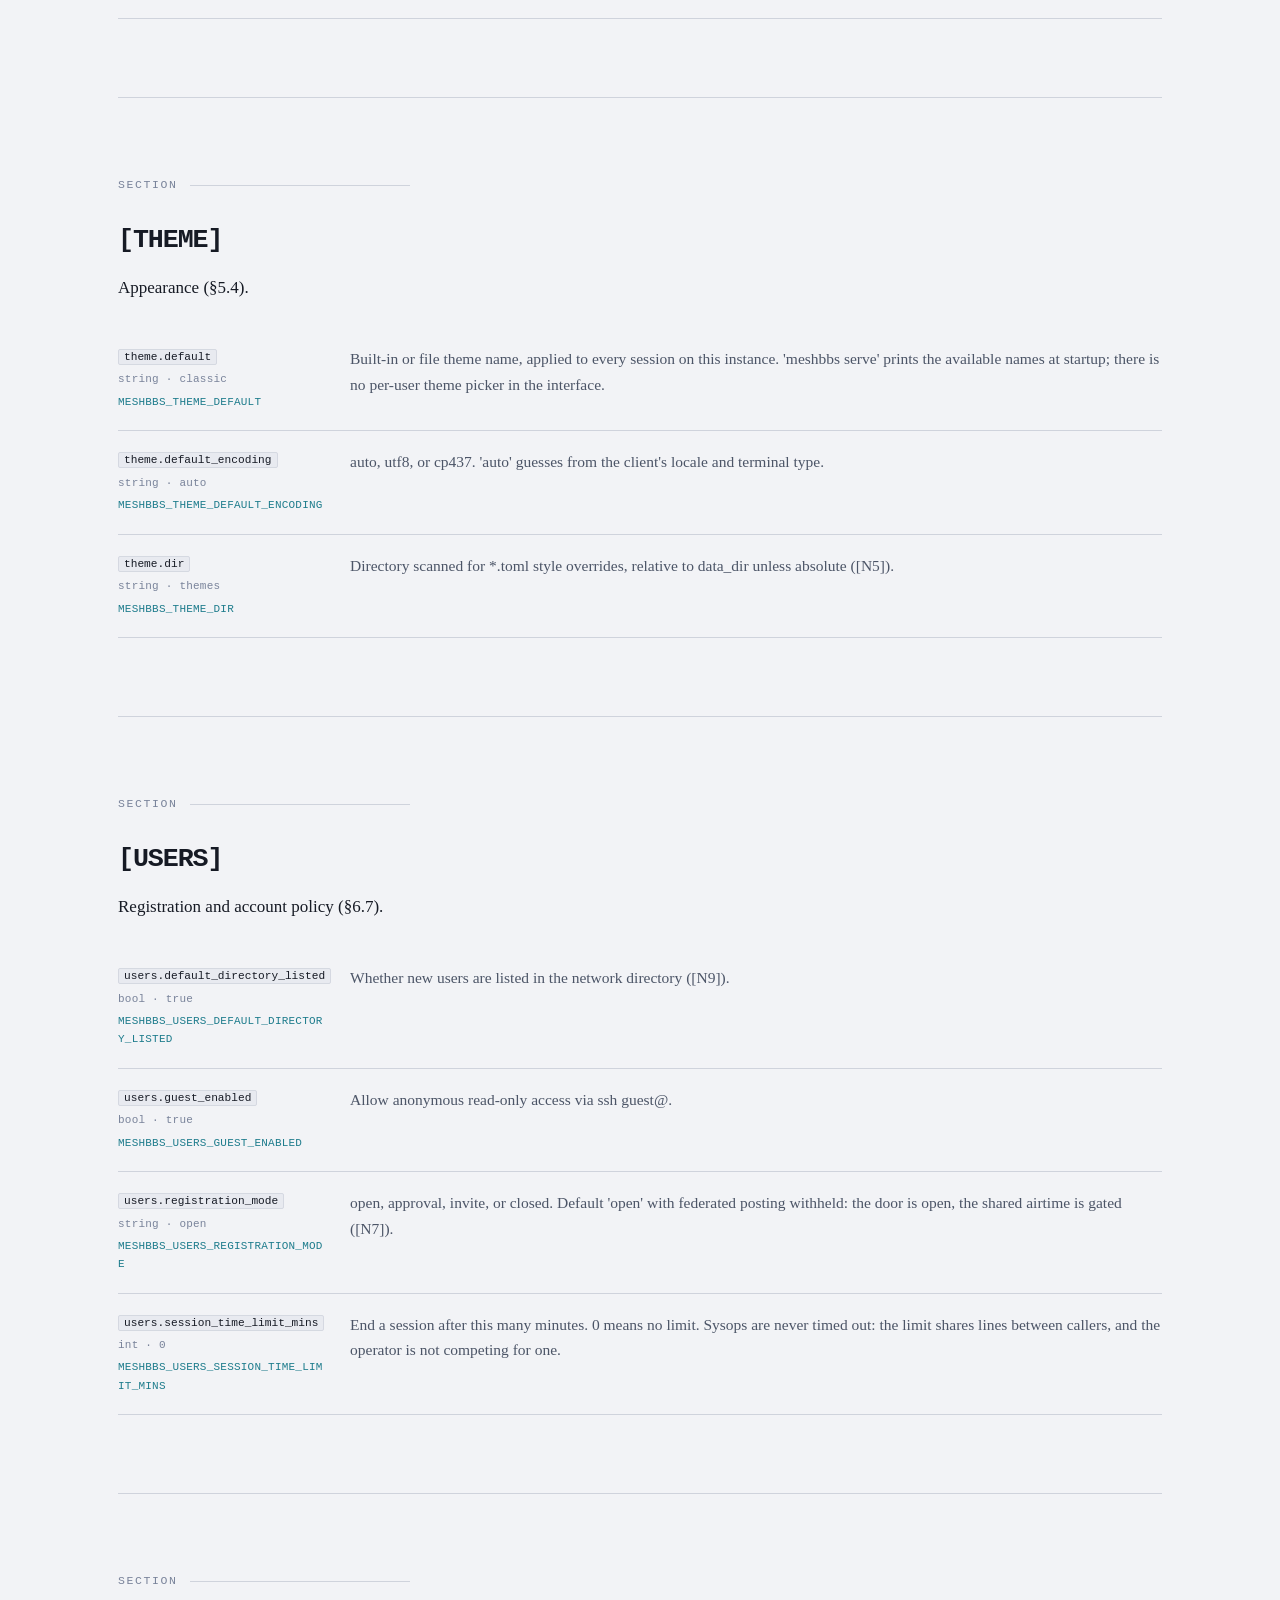
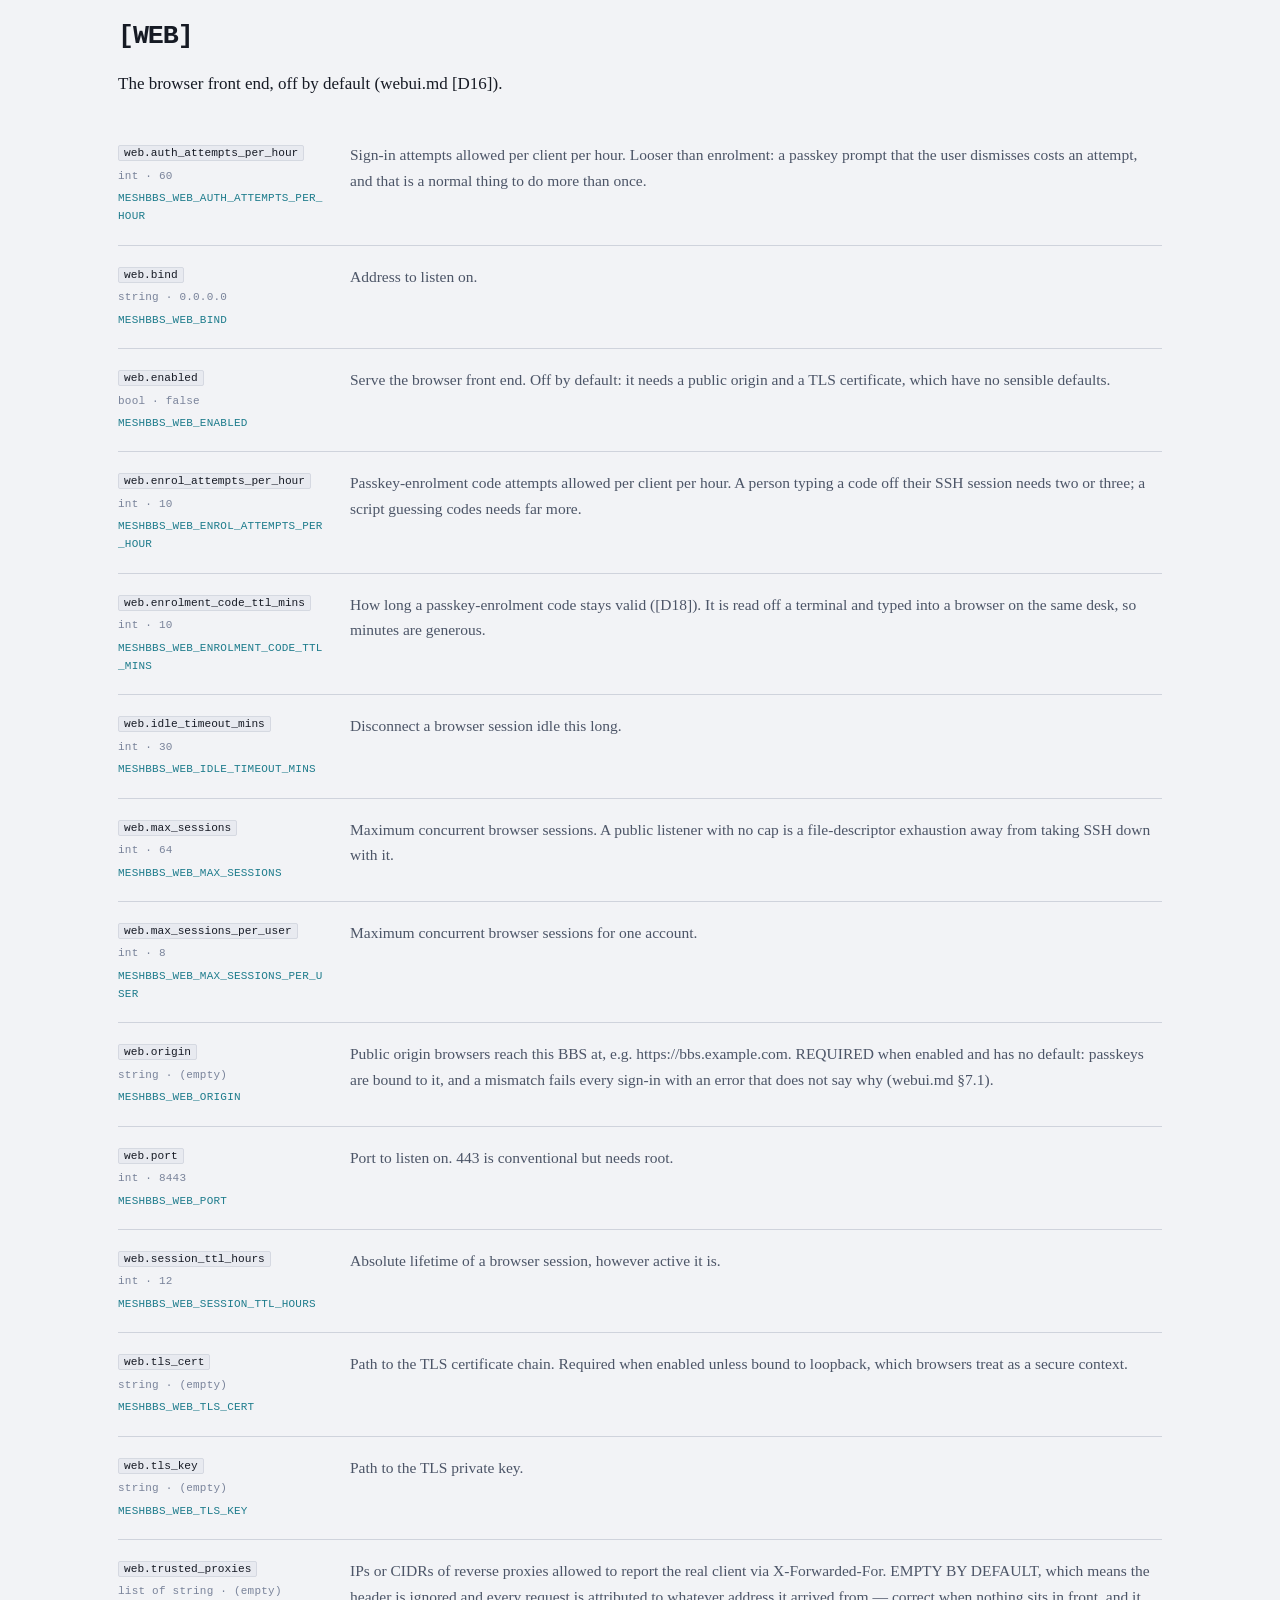
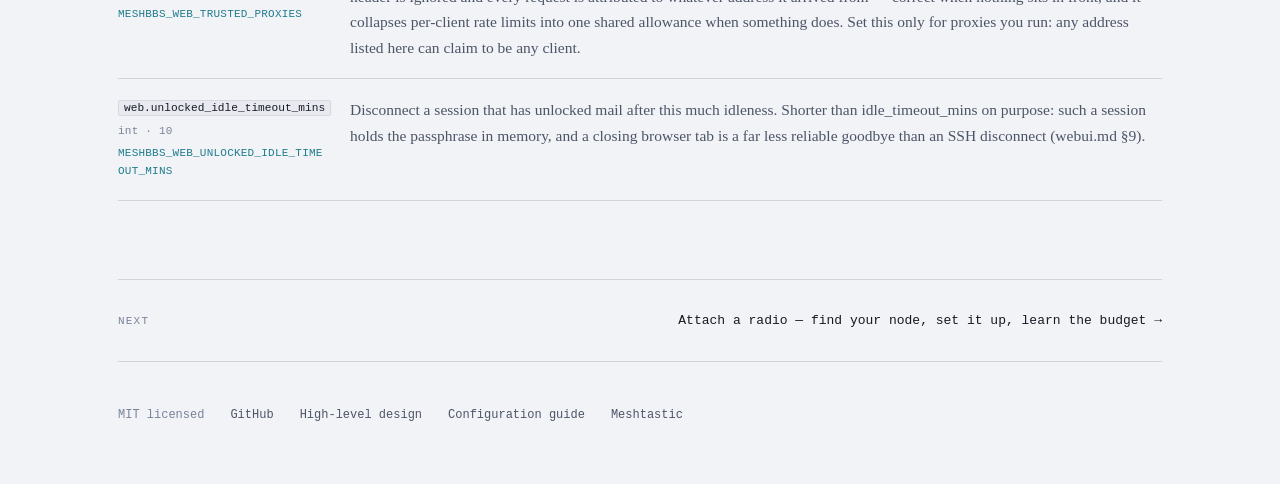
<file: site/config-reference.html>
<!DOCTYPE html>
<html lang="en">
<head>
<meta charset="utf-8">
<meta name="viewport" content="width=device-width, initial-scale=1">
<title>Configuration reference — meshbbs</title>
<meta name="description" content="Every meshbbs configuration key, with its type, default and environment variable. Generated from the source, so it cannot drift.">
<link rel="stylesheet" href="style.css">
<script src="site.js" defer></script>
</head>
<body>

<nav class="nav">
  <a class="brand" href="index.html">mesh<span>bbs</span></a>
  <a href="concept.html">Concept</a>
  <a href="using.html">Using it</a>
  <a href="protocol.html">Sync &amp; protocol</a>
  <a href="running.html">Run a node</a>
  <a class="gh" href="https://github.com/aghman/meshbbs">GitHub ↗</a>
</nav>

<div class="wrap">

  <div class="subnav">
    <b>Run a node</b>
    <a href="running.html">Quick start</a>
    <a href="config.html">Configuration</a>
    <a href="radio.html">Attach a radio</a>
    <a href="peering.html">Peering</a>
    <a href="troubleshooting.html">Troubleshooting</a>
    <a href="status.html">Project status</a>
  </div>

  <header class="pagehead">
    <div class="eyebrow">Configuration reference</div>
    <h1>Every setting there is</h1>
    <p class="lede col">
      Generated from the struct definitions that the loader itself reads, so this page cannot drift
      from the binary. A key you do not write takes its default; a key you misspell is a startup
      error. For what to actually set, start with
      <a class="inline" href="config.html">the configuration guide</a>.
    </p>
  </header>

  <div class="note">
    <span class="tag">Reading a row</span>
    <p>
      Each row gives the key, its type and default, and the environment variable that overrides it.
      Precedence is defaults, then the file, then <code>MESHBBS_*</code>, then flags. The same list
      is available offline from <code>meshbbs config reference</code>, and as a table in
      <a class="inline" href="https://github.com/aghman/meshbbs/blob/main/docs/config.md">docs/config.md</a>.
    </p>
  </div>

  <div class="gap-m"></div>

<!-- BEGIN GENERATED — go run ./tools/genconfigsite -->
  <div class="toc">
    <span>Sections</span>
    <a href="#log">[log]</a>
    <a href="#mesh">[mesh]</a>
    <a href="#node">[node]</a>
    <a href="#ssh">[ssh]</a>
    <a href="#storage">[storage]</a>
    <a href="#telnet">[telnet]</a>
    <a href="#theme">[theme]</a>
    <a href="#users">[users]</a>
    <a href="#web">[web]</a>
  </div>

  <section id="log">
    <div class="eyebrow">Section</div>
    <div class="col prose">
      <h2><code>[log]</code></h2>
      <p>Logging and observability.</p>
    </div>

    <div class="gap-s"></div>

    <div class="rows">
      <div class="row">
        <div class="k"><code>log.file</code><br><span class="meta">string · (empty)</span><br><span class="meta env">MESHBBS_LOG_FILE</span></div>
        <div class="v">Path to a log file. Empty logs to stderr.</div>
      </div>
      <div class="row">
        <div class="k"><code>log.format</code><br><span class="meta">string · text</span><br><span class="meta env">MESHBBS_LOG_FORMAT</span></div>
        <div class="v">text or json.</div>
      </div>
      <div class="row">
        <div class="k"><code>log.level</code><br><span class="meta">string · info</span><br><span class="meta env">MESHBBS_LOG_LEVEL</span></div>
        <div class="v">debug, info, warn, or error.</div>
      </div>
    </div>
  </section>

  <section id="mesh">
    <div class="eyebrow">Section</div>
    <div class="col prose">
      <h2><code>[mesh]</code></h2>
      <p>The Meshtastic link and the airtime governor (§7.1, §7.6).</p>
    </div>

    <div class="gap-s"></div>

    <div class="rows">
      <div class="row">
        <div class="k"><code>mesh.airtime_ceiling_pct</code><br><span class="meta">float64 · 5</span><br><span class="meta env">MESHBBS_MESH_AIRTIME_CEILING_PCT</span></div>
        <div class="v">Share of the channel the WHOLE BBS network should use, as a percentage. Divided by expected_instance_count to get this node&#39;s allowance. Clamped to 15 in code (§7.6).</div>
      </div>
      <div class="row">
        <div class="k"><code>mesh.channel_name</code><br><span class="meta">string · bbsnet</span><br><span class="meta env">MESHBBS_MESH_CHANNEL_NAME</span></div>
        <div class="v">Name of the Meshtastic channel carrying BBS traffic (§7.1). Create it in the Meshtastic app as a secondary channel with the same name and key on every instance.</div>
      </div>
      <div class="row">
        <div class="k"><code>mesh.door_event_batch_window</code><br><span class="meta">string · auto</span><br><span class="meta env">MESHBBS_MESH_DOOR_EVENT_BATCH_WINDOW</span></div>
        <div class="v">How long a partial batch of door-league events waits before it is sent (§9.5). &#39;auto&#39; derives it from what the area&#39;s airtime share actually buys, so a measured flood multiplier propagates without a config edit. An explicit Go duration like &#39;30m&#39; overrides, and is clamped to 5m-12h.</div>
      </div>
      <div class="row">
        <div class="k"><code>mesh.door_event_max_age</code><br><span class="meta">string · 24h</span><br><span class="meta env">MESHBBS_MESH_DOOR_EVENT_MAX_AGE</span></div>
        <div class="v">How long a queued door-league event may wait before it is dropped unsent (§9.5). Generous on purpose: it exists to stop a node that has been offline for a week spending its whole budget on a game that finished, not to tighten latency.</div>
      </div>
      <div class="row">
        <div class="k"><code>mesh.enabled</code><br><span class="meta">bool · false</span><br><span class="meta env">MESHBBS_MESH_ENABLED</span></div>
        <div class="v">Federate over a Meshtastic radio. Off by default: enabling it transmits on a shared band.</div>
      </div>
      <div class="row">
        <div class="k"><code>mesh.expected_instance_count</code><br><span class="meta">int · 50</span><br><span class="meta env">MESHBBS_MESH_EXPECTED_INSTANCE_COUNT</span></div>
        <div class="v">How many instances divide the ceiling. The design plans for 50 ([D2]).</div>
      </div>
      <div class="row">
        <div class="k"><code>mesh.flood_multiplier</code><br><span class="meta">float64 · 4</span><br><span class="meta env">MESHBBS_MESH_FLOOD_MULTIPLIER</span></div>
        <div class="v">R: how many times the mesh rebroadcasts each packet. Every airtime figure scales linearly with it, and 4 is a GUESS — run &#39;meshbbs mesh survey&#39; to measure yours (§7.8).</div>
      </div>
      <div class="row">
        <div class="k"><code>mesh.flood_multiplier_override</code><br><span class="meta">bool · false</span><br><span class="meta env">MESHBBS_MESH_FLOOD_MULTIPLIER_OVERRIDE</span></div>
        <div class="v">Pin flood_multiplier and disable live refinement. Testing only: it stops the node correcting a value that is too low.</div>
      </div>
      <div class="row">
        <div class="k"><code>mesh.ham_mode_override</code><br><span class="meta">string · (empty)</span><br><span class="meta env">MESHBBS_MESH_HAM_MODE_OVERRIDE</span></div>
        <div class="v">Set to &#39;i_accept_part97_responsibility&#39; to transmit encrypted traffic while the radio reports a licensed operator. FCC Part 97 prohibits obscuring the meaning of amateur transmissions; the licence at risk is yours (§8.3).</div>
      </div>
      <div class="row">
        <div class="k"><code>mesh.hop_limit</code><br><span class="meta">int · 0</span><br><span class="meta env">MESHBBS_MESH_HOP_LIMIT</span></div>
        <div class="v">Hop limit for BBS packets, 0-7. Zero uses the radio&#39;s own setting. Hop limit multiplies what every packet costs the mesh (§1.1), so set it as low as your topology allows.</div>
      </div>
      <div class="row">
        <div class="k"><code>mesh.mode</code><br><span class="meta">string · auto</span><br><span class="meta env">MESHBBS_MESH_MODE</span></div>
        <div class="v">How to reach the radio: &#39;serial&#39;, &#39;tcp&#39;, or &#39;auto&#39; (try the configured serial device or auto-detect, then fall back to tcp_host).</div>
      </div>
      <div class="row">
        <div class="k"><code>mesh.quiet_hours</code><br><span class="meta">string · (empty)</span><br><span class="meta env">MESHBBS_MESH_QUIET_HOURS</span></div>
        <div class="v">Comma-separated local-time windows of zero transmission, e.g. &#39;22:00-06:00&#39;. Windows may wrap midnight.</div>
      </div>
      <div class="row">
        <div class="k"><code>mesh.rx_timeout_secs</code><br><span class="meta">int · 300</span><br><span class="meta env">MESHBBS_MESH_RX_TIMEOUT_SECS</span></div>
        <div class="v">Reconnect if the radio has sent nothing for this many seconds. A USB serial handle can go one-way — writes keep succeeding and transmissions go out while nothing is ever received — and only silence reveals it. Zero disables the check. Below about 60 a busy-but-quiet radio may be reconnected needlessly, and each reconnect re-announces.</div>
      </div>
      <div class="row">
        <div class="k"><code>mesh.serial_baud</code><br><span class="meta">int · 115200</span><br><span class="meta env">MESHBBS_MESH_SERIAL_BAUD</span></div>
        <div class="v">Serial baud rate. Every current firmware uses 115200.</div>
      </div>
      <div class="row">
        <div class="k"><code>mesh.serial_device</code><br><span class="meta">string · (empty)</span><br><span class="meta env">MESHBBS_MESH_SERIAL_DEVICE</span></div>
        <div class="v">Serial port, e.g. /dev/ttyUSB0 or COM3. Empty auto-detects; run &#39;meshbbs mesh ports&#39; to see candidates.</div>
      </div>
      <div class="row">
        <div class="k"><code>mesh.tcp_host</code><br><span class="meta">string · (empty)</span><br><span class="meta env">MESHBBS_MESH_TCP_HOST</span></div>
        <div class="v">Host of a node on WiFi. Port defaults to 4403 if not given.</div>
      </div>
    </div>
  </section>

  <section id="node">
    <div class="eyebrow">Section</div>
    <div class="col prose">
      <h2><code>[node]</code></h2>
      <p>Instance identity and operating environment.</p>
    </div>

    <div class="gap-s"></div>

    <div class="rows">
      <div class="row">
        <div class="k"><code>node.display_name</code><br><span class="meta">string · meshbbs</span><br><span class="meta env">MESHBBS_NODE_DISPLAY_NAME</span></div>
        <div class="v">Self-declared label published in this node&#39;s NODE record. Not unique, not authoritative, never used for routing (§6.1.4).</div>
      </div>
      <div class="row">
        <div class="k"><code>node.environment</code><br><span class="meta">string · production</span><br><span class="meta env">MESHBBS_NODE_ENVIRONMENT</span></div>
        <div class="v">&#39;development&#39; or &#39;production&#39;. The dev subcommands refuse to run against a production datadir (§6.7).</div>
      </div>
      <div class="row">
        <div class="k"><code>node.sysop_contact</code><br><span class="meta">string · (empty)</span><br><span class="meta env">MESHBBS_NODE_SYSOP_CONTACT</span></div>
        <div class="v">Free-text contact address for the sysop, published in the NODE record.</div>
      </div>
      <div class="row">
        <div class="k"><code>node.sysop_name</code><br><span class="meta">string · (empty)</span><br><span class="meta env">MESHBBS_NODE_SYSOP_NAME</span></div>
        <div class="v">Sysop&#39;s name, for display.</div>
      </div>
      <div class="row">
        <div class="k"><code>node.timezone</code><br><span class="meta">string · Local</span><br><span class="meta env">MESHBBS_NODE_TIMEZONE</span></div>
        <div class="v">IANA timezone name used for display. Wall-clock time is advisory (§6.2.1).</div>
      </div>
    </div>
  </section>

  <section id="ssh">
    <div class="eyebrow">Section</div>
    <div class="col prose">
      <h2><code>[ssh]</code></h2>
      <p>The SSH front end (§5.1).</p>
    </div>

    <div class="gap-s"></div>

    <div class="rows">
      <div class="row">
        <div class="k"><code>ssh.bind</code><br><span class="meta">string · 0.0.0.0</span><br><span class="meta env">MESHBBS_SSH_BIND</span></div>
        <div class="v">Address to listen on.</div>
      </div>
      <div class="row">
        <div class="k"><code>ssh.enabled</code><br><span class="meta">bool · true</span><br><span class="meta env">MESHBBS_SSH_ENABLED</span></div>
        <div class="v">Serve SSH.</div>
      </div>
      <div class="row">
        <div class="k"><code>ssh.max_sessions</code><br><span class="meta">int · 32</span><br><span class="meta env">MESHBBS_SSH_MAX_SESSIONS</span></div>
        <div class="v">Maximum concurrent sessions.</div>
      </div>
      <div class="row">
        <div class="k"><code>ssh.port</code><br><span class="meta">int · 2222</span><br><span class="meta env">MESHBBS_SSH_PORT</span></div>
        <div class="v">Port to listen on. 2222 avoids needing root; 22 is conventional for a dedicated host.</div>
      </div>
    </div>
  </section>

  <section id="storage">
    <div class="eyebrow">Section</div>
    <div class="col prose">
      <h2><code>[storage]</code></h2>
      <p>Database and on-disk layout.</p>
    </div>

    <div class="gap-s"></div>

    <div class="rows">
      <div class="row">
        <div class="k"><code>storage.data_dir</code><br><span class="meta">string · (empty)</span><br><span class="meta env">MESHBBS_STORAGE_DATA_DIR</span></div>
        <div class="v">Root data directory. Empty selects the OS convention (~/.local/share/meshbbs, ~/Library/Application Support/MeshBBS, %APPDATA%\MeshBBS).</div>
      </div>
      <div class="row">
        <div class="k"><code>storage.database</code><br><span class="meta">string · bbs.db</span><br><span class="meta env">MESHBBS_STORAGE_DATABASE</span></div>
        <div class="v">SQLite database filename, relative to data_dir unless absolute.</div>
      </div>
      <div class="row">
        <div class="k"><code>storage.files_dir</code><br><span class="meta">string · files</span><br><span class="meta env">MESHBBS_STORAGE_FILES_DIR</span></div>
        <div class="v">Directory holding file areas, served over SFTP. Relative to data_dir unless absolute.</div>
      </div>
      <div class="row">
        <div class="k"><code>storage.keys_dir</code><br><span class="meta">string · keys</span><br><span class="meta env">MESHBBS_STORAGE_KEYS_DIR</span></div>
        <div class="v">Directory holding node and host keys, relative to data_dir unless absolute. Must be mode 0700 with 0600 keys.</div>
      </div>
    </div>
  </section>

  <section id="telnet">
    <div class="eyebrow">Section</div>
    <div class="col prose">
      <h2><code>[telnet]</code></h2>
      <p>The legacy plaintext front end, off by default ([D12]).</p>
    </div>

    <div class="gap-s"></div>

    <div class="rows">
      <div class="row">
        <div class="k"><code>telnet.bind</code><br><span class="meta">string · 0.0.0.0</span><br><span class="meta env">MESHBBS_TELNET_BIND</span></div>
        <div class="v">Address to listen on.</div>
      </div>
      <div class="row">
        <div class="k"><code>telnet.enabled</code><br><span class="meta">bool · false</span><br><span class="meta env">MESHBBS_TELNET_ENABLED</span></div>
        <div class="v">Serve telnet. OFF by default: telnet is plaintext, so anything typed can be read by anyone on the network path ([D12]).</div>
      </div>
      <div class="row">
        <div class="k"><code>telnet.guest_only</code><br><span class="meta">bool · true</span><br><span class="meta env">MESHBBS_TELNET_GUEST_ONLY</span></div>
        <div class="v">Serve read-only guest sessions only. Recommended: browsing over plaintext costs nothing, typing a password over it does.</div>
      </div>
      <div class="row">
        <div class="k"><code>telnet.max_sessions</code><br><span class="meta">int · 16</span><br><span class="meta env">MESHBBS_TELNET_MAX_SESSIONS</span></div>
        <div class="v">Maximum concurrent telnet sessions. This is a public plaintext port, so it is capped.</div>
      </div>
      <div class="row">
        <div class="k"><code>telnet.port</code><br><span class="meta">int · 2323</span><br><span class="meta env">MESHBBS_TELNET_PORT</span></div>
        <div class="v">Port to listen on. 23 is conventional but needs root.</div>
      </div>
    </div>
  </section>

  <section id="theme">
    <div class="eyebrow">Section</div>
    <div class="col prose">
      <h2><code>[theme]</code></h2>
      <p>Appearance (§5.4).</p>
    </div>

    <div class="gap-s"></div>

    <div class="rows">
      <div class="row">
        <div class="k"><code>theme.default</code><br><span class="meta">string · classic</span><br><span class="meta env">MESHBBS_THEME_DEFAULT</span></div>
        <div class="v">Built-in or file theme name, applied to every session on this instance. &#39;meshbbs serve&#39; prints the available names at startup; there is no per-user theme picker in the interface.</div>
      </div>
      <div class="row">
        <div class="k"><code>theme.default_encoding</code><br><span class="meta">string · auto</span><br><span class="meta env">MESHBBS_THEME_DEFAULT_ENCODING</span></div>
        <div class="v">auto, utf8, or cp437. &#39;auto&#39; guesses from the client&#39;s locale and terminal type.</div>
      </div>
      <div class="row">
        <div class="k"><code>theme.dir</code><br><span class="meta">string · themes</span><br><span class="meta env">MESHBBS_THEME_DIR</span></div>
        <div class="v">Directory scanned for *.toml style overrides, relative to data_dir unless absolute ([N5]).</div>
      </div>
    </div>
  </section>

  <section id="users">
    <div class="eyebrow">Section</div>
    <div class="col prose">
      <h2><code>[users]</code></h2>
      <p>Registration and account policy (§6.7).</p>
    </div>

    <div class="gap-s"></div>

    <div class="rows">
      <div class="row">
        <div class="k"><code>users.default_directory_listed</code><br><span class="meta">bool · true</span><br><span class="meta env">MESHBBS_USERS_DEFAULT_DIRECTORY_LISTED</span></div>
        <div class="v">Whether new users are listed in the network directory ([N9]).</div>
      </div>
      <div class="row">
        <div class="k"><code>users.guest_enabled</code><br><span class="meta">bool · true</span><br><span class="meta env">MESHBBS_USERS_GUEST_ENABLED</span></div>
        <div class="v">Allow anonymous read-only access via ssh guest@.</div>
      </div>
      <div class="row">
        <div class="k"><code>users.registration_mode</code><br><span class="meta">string · open</span><br><span class="meta env">MESHBBS_USERS_REGISTRATION_MODE</span></div>
        <div class="v">open, approval, invite, or closed. Default &#39;open&#39; with federated posting withheld: the door is open, the shared airtime is gated ([N7]).</div>
      </div>
      <div class="row">
        <div class="k"><code>users.session_time_limit_mins</code><br><span class="meta">int · 0</span><br><span class="meta env">MESHBBS_USERS_SESSION_TIME_LIMIT_MINS</span></div>
        <div class="v">End a session after this many minutes. 0 means no limit. Sysops are never timed out: the limit shares lines between callers, and the operator is not competing for one.</div>
      </div>
    </div>
  </section>

  <section id="web">
    <div class="eyebrow">Section</div>
    <div class="col prose">
      <h2><code>[web]</code></h2>
      <p>The browser front end, off by default (webui.md [D16]).</p>
    </div>

    <div class="gap-s"></div>

    <div class="rows">
      <div class="row">
        <div class="k"><code>web.auth_attempts_per_hour</code><br><span class="meta">int · 60</span><br><span class="meta env">MESHBBS_WEB_AUTH_ATTEMPTS_PER_HOUR</span></div>
        <div class="v">Sign-in attempts allowed per client per hour. Looser than enrolment: a passkey prompt that the user dismisses costs an attempt, and that is a normal thing to do more than once.</div>
      </div>
      <div class="row">
        <div class="k"><code>web.bind</code><br><span class="meta">string · 0.0.0.0</span><br><span class="meta env">MESHBBS_WEB_BIND</span></div>
        <div class="v">Address to listen on.</div>
      </div>
      <div class="row">
        <div class="k"><code>web.enabled</code><br><span class="meta">bool · false</span><br><span class="meta env">MESHBBS_WEB_ENABLED</span></div>
        <div class="v">Serve the browser front end. Off by default: it needs a public origin and a TLS certificate, which have no sensible defaults.</div>
      </div>
      <div class="row">
        <div class="k"><code>web.enrol_attempts_per_hour</code><br><span class="meta">int · 10</span><br><span class="meta env">MESHBBS_WEB_ENROL_ATTEMPTS_PER_HOUR</span></div>
        <div class="v">Passkey-enrolment code attempts allowed per client per hour. A person typing a code off their SSH session needs two or three; a script guessing codes needs far more.</div>
      </div>
      <div class="row">
        <div class="k"><code>web.enrolment_code_ttl_mins</code><br><span class="meta">int · 10</span><br><span class="meta env">MESHBBS_WEB_ENROLMENT_CODE_TTL_MINS</span></div>
        <div class="v">How long a passkey-enrolment code stays valid ([D18]). It is read off a terminal and typed into a browser on the same desk, so minutes are generous.</div>
      </div>
      <div class="row">
        <div class="k"><code>web.idle_timeout_mins</code><br><span class="meta">int · 30</span><br><span class="meta env">MESHBBS_WEB_IDLE_TIMEOUT_MINS</span></div>
        <div class="v">Disconnect a browser session idle this long.</div>
      </div>
      <div class="row">
        <div class="k"><code>web.max_sessions</code><br><span class="meta">int · 64</span><br><span class="meta env">MESHBBS_WEB_MAX_SESSIONS</span></div>
        <div class="v">Maximum concurrent browser sessions. A public listener with no cap is a file-descriptor exhaustion away from taking SSH down with it.</div>
      </div>
      <div class="row">
        <div class="k"><code>web.max_sessions_per_user</code><br><span class="meta">int · 8</span><br><span class="meta env">MESHBBS_WEB_MAX_SESSIONS_PER_USER</span></div>
        <div class="v">Maximum concurrent browser sessions for one account.</div>
      </div>
      <div class="row">
        <div class="k"><code>web.origin</code><br><span class="meta">string · (empty)</span><br><span class="meta env">MESHBBS_WEB_ORIGIN</span></div>
        <div class="v">Public origin browsers reach this BBS at, e.g. https://bbs.example.com. REQUIRED when enabled and has no default: passkeys are bound to it, and a mismatch fails every sign-in with an error that does not say why (webui.md §7.1).</div>
      </div>
      <div class="row">
        <div class="k"><code>web.port</code><br><span class="meta">int · 8443</span><br><span class="meta env">MESHBBS_WEB_PORT</span></div>
        <div class="v">Port to listen on. 443 is conventional but needs root.</div>
      </div>
      <div class="row">
        <div class="k"><code>web.session_ttl_hours</code><br><span class="meta">int · 12</span><br><span class="meta env">MESHBBS_WEB_SESSION_TTL_HOURS</span></div>
        <div class="v">Absolute lifetime of a browser session, however active it is.</div>
      </div>
      <div class="row">
        <div class="k"><code>web.tls_cert</code><br><span class="meta">string · (empty)</span><br><span class="meta env">MESHBBS_WEB_TLS_CERT</span></div>
        <div class="v">Path to the TLS certificate chain. Required when enabled unless bound to loopback, which browsers treat as a secure context.</div>
      </div>
      <div class="row">
        <div class="k"><code>web.tls_key</code><br><span class="meta">string · (empty)</span><br><span class="meta env">MESHBBS_WEB_TLS_KEY</span></div>
        <div class="v">Path to the TLS private key.</div>
      </div>
      <div class="row">
        <div class="k"><code>web.trusted_proxies</code><br><span class="meta">list of string · (empty)</span><br><span class="meta env">MESHBBS_WEB_TRUSTED_PROXIES</span></div>
        <div class="v">IPs or CIDRs of reverse proxies allowed to report the real client via X-Forwarded-For. EMPTY BY DEFAULT, which means the header is ignored and every request is attributed to whatever address it arrived from — correct when nothing sits in front, and it collapses per-client rate limits into one shared allowance when something does. Set this only for proxies you run: any address listed here can claim to be any client.</div>
      </div>
      <div class="row">
        <div class="k"><code>web.unlocked_idle_timeout_mins</code><br><span class="meta">int · 10</span><br><span class="meta env">MESHBBS_WEB_UNLOCKED_IDLE_TIMEOUT_MINS</span></div>
        <div class="v">Disconnect a session that has unlocked mail after this much idleness. Shorter than idle_timeout_mins on purpose: such a session holds the passphrase in memory, and a closing browser tab is a far less reliable goodbye than an SSH disconnect (webui.md §9).</div>
      </div>
    </div>
  </section>

<!-- END GENERATED -->

  <a class="next" href="radio.html">
    <span class="nk">Next</span>
    <span class="nt">Attach a radio — find your node, set it up, learn the budget →</span>
  </a>

  <footer>
    <span>MIT licensed</span>
    <a href="https://github.com/aghman/meshbbs">GitHub</a>
    <a href="https://github.com/aghman/meshbbs/blob/main/docs/design.md">High-level design</a>
    <a href="config.html">Configuration guide</a>
    <a href="https://meshtastic.org">Meshtastic</a>
  </footer>
</div>

</body>
</html>
</file>
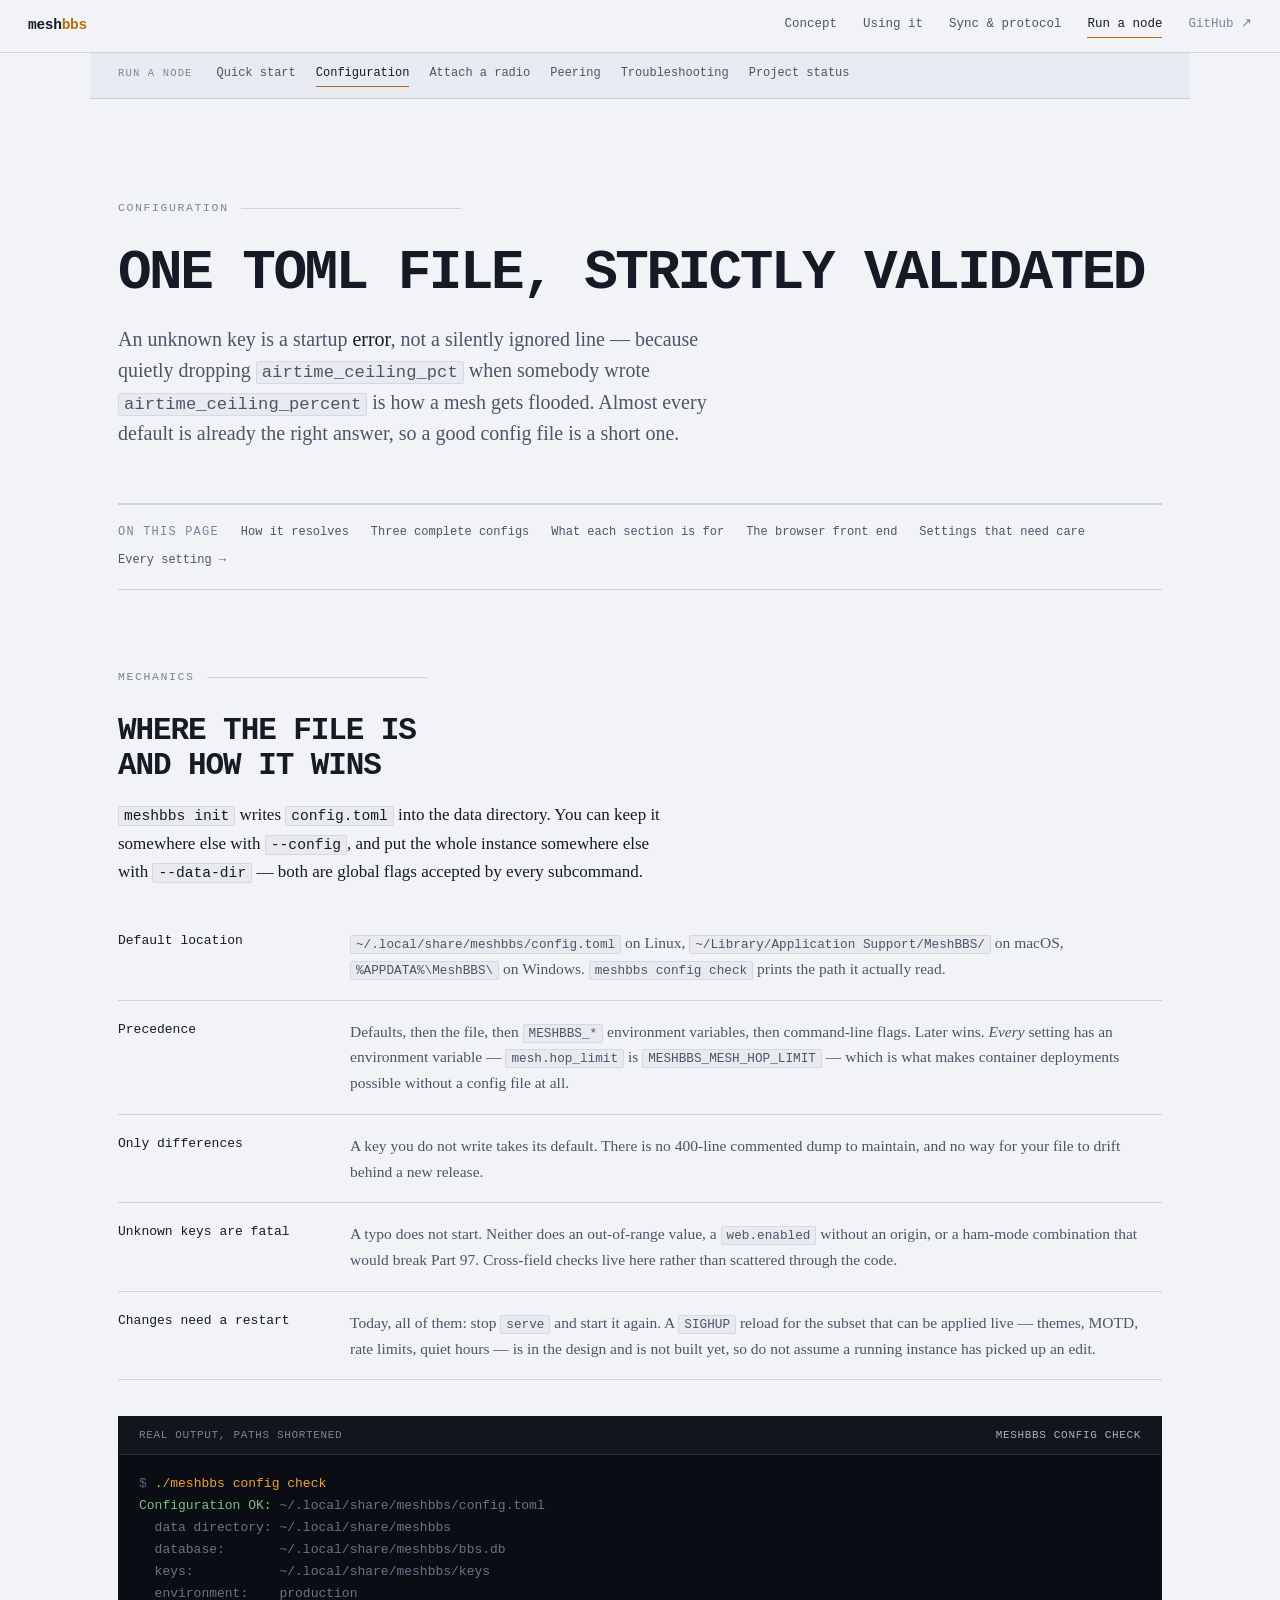
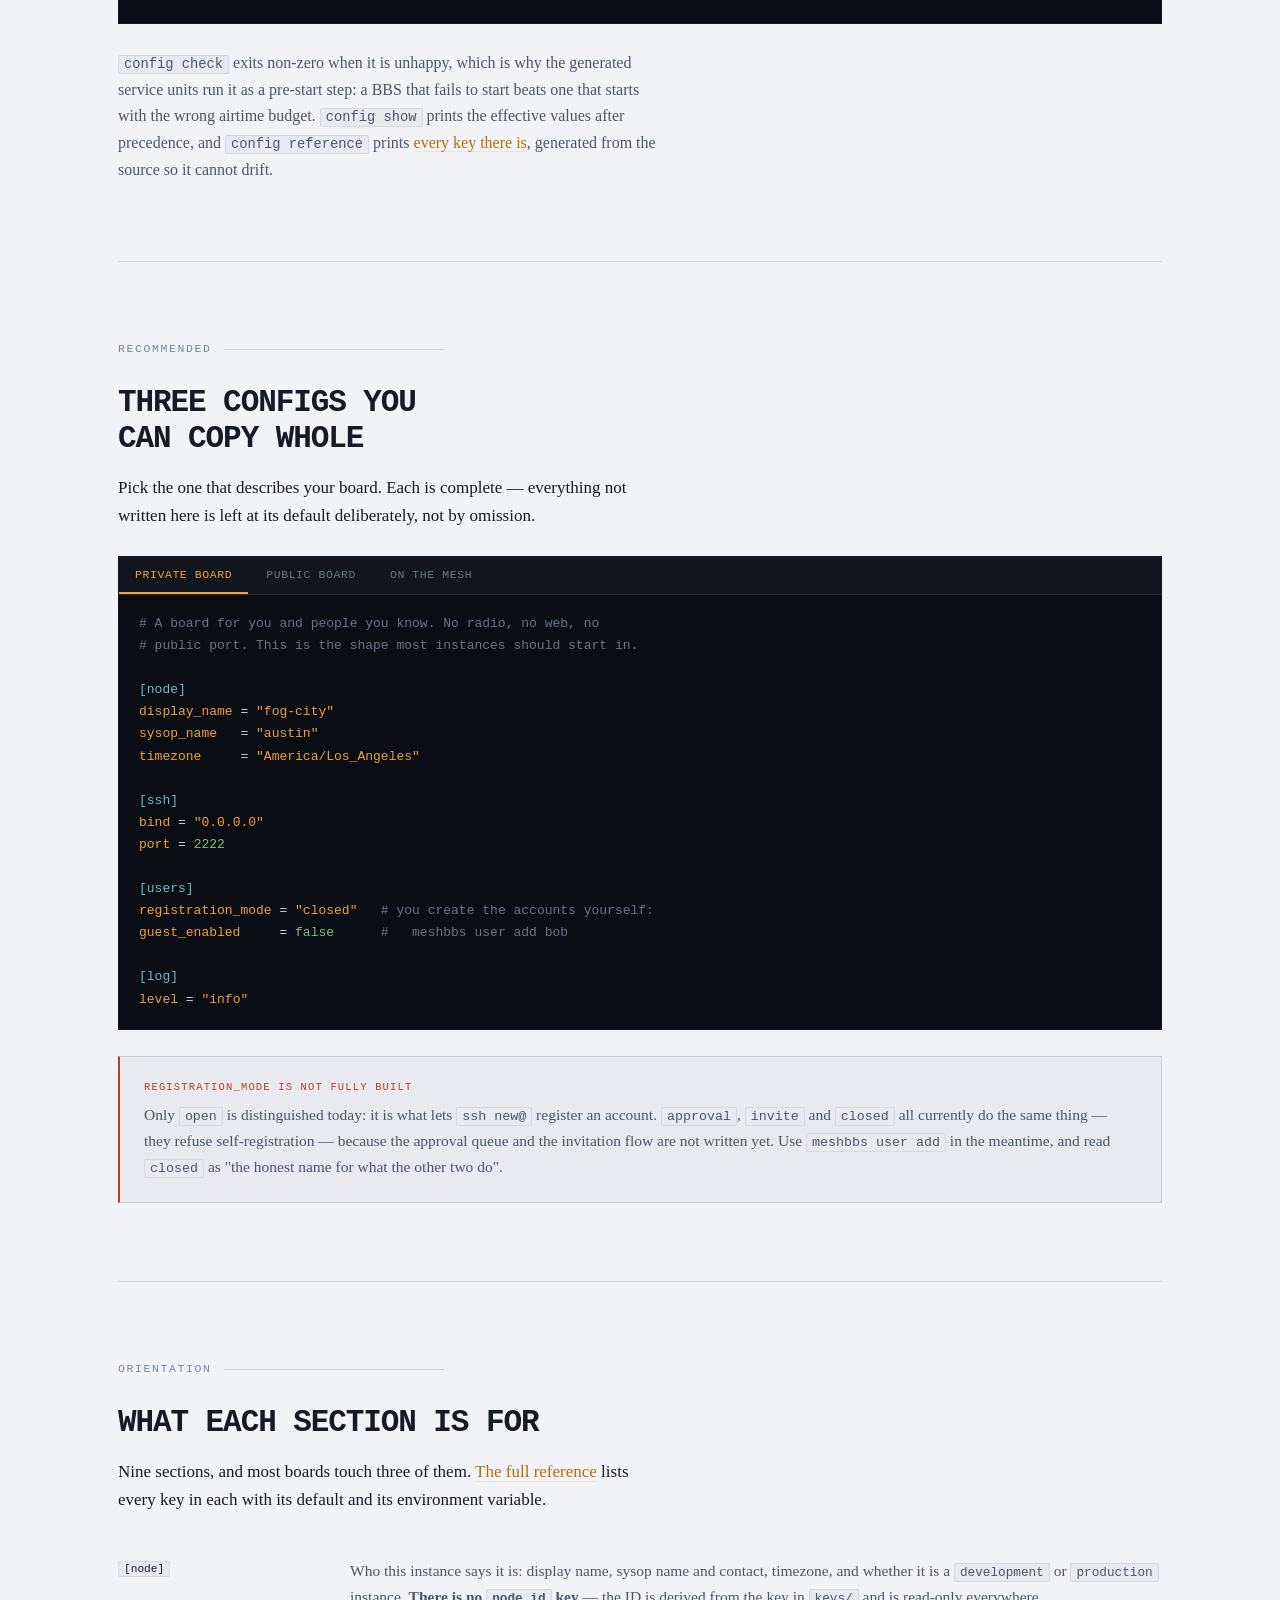
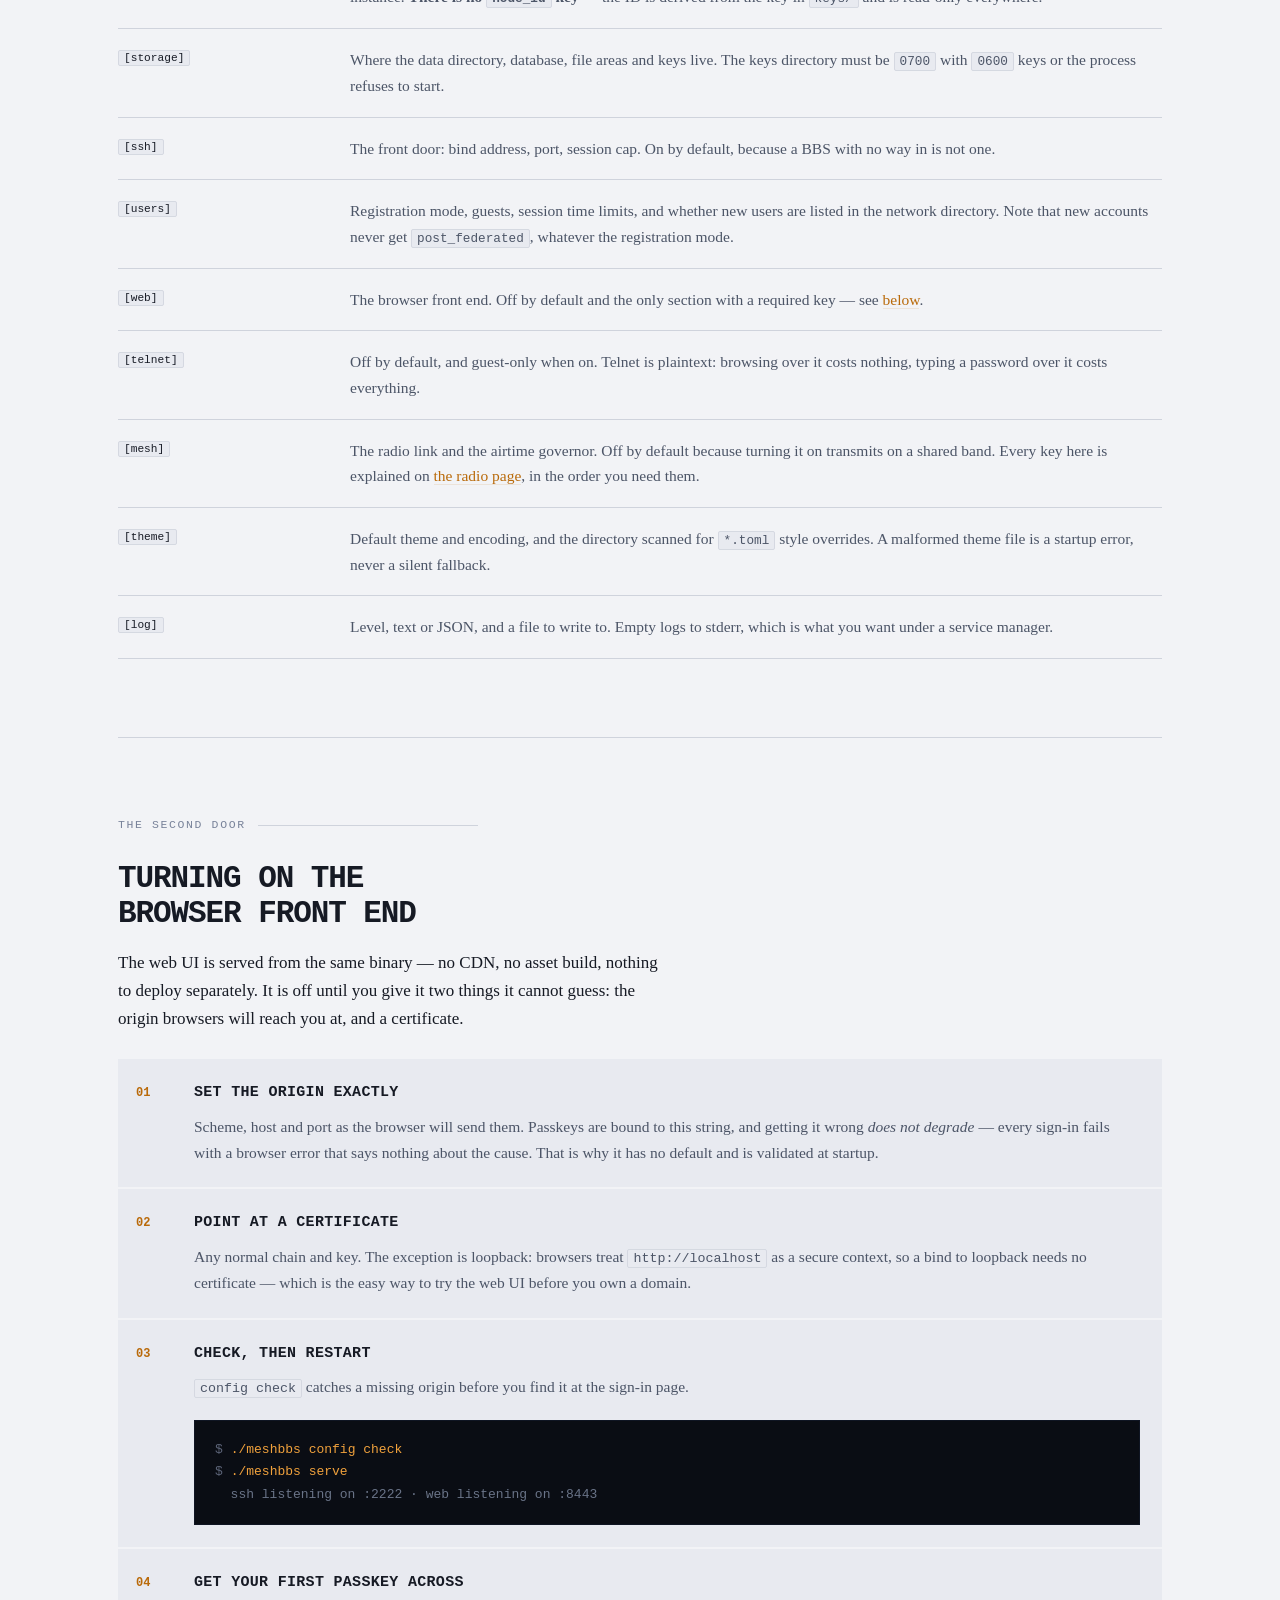
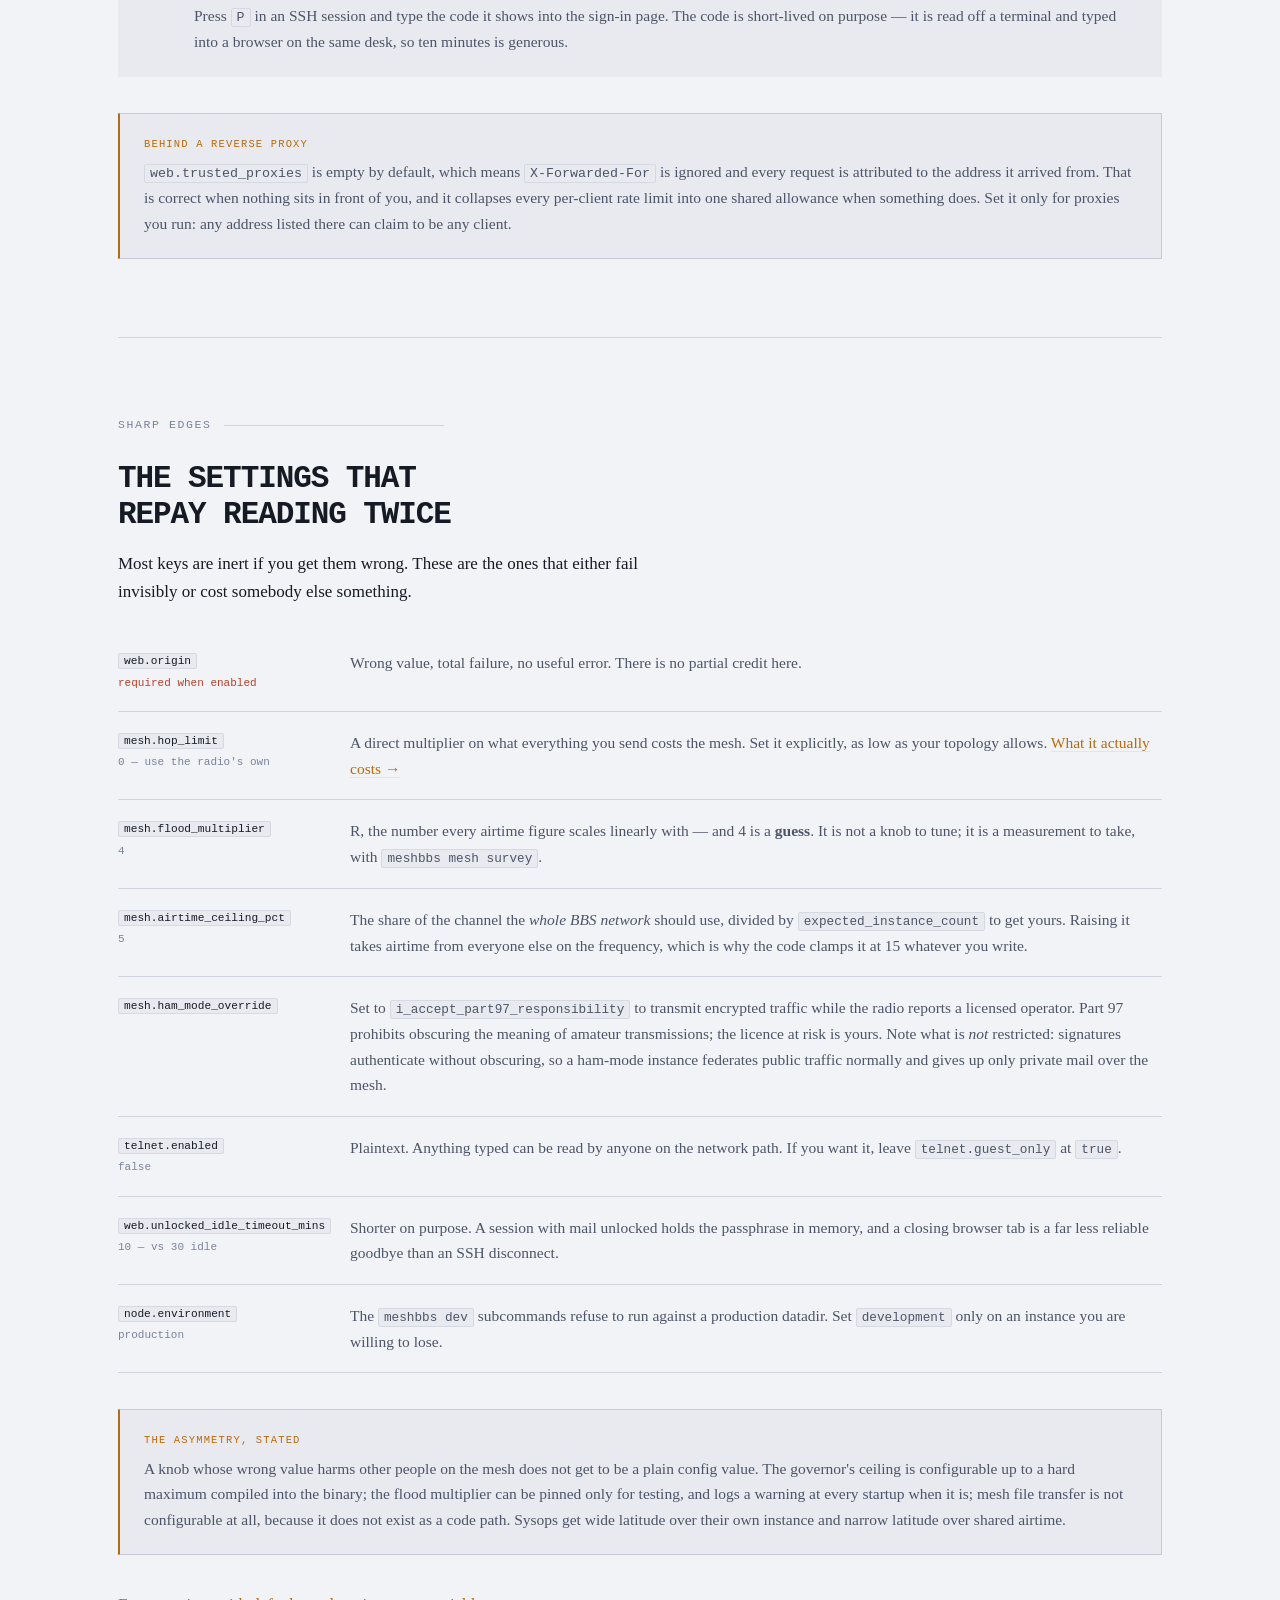
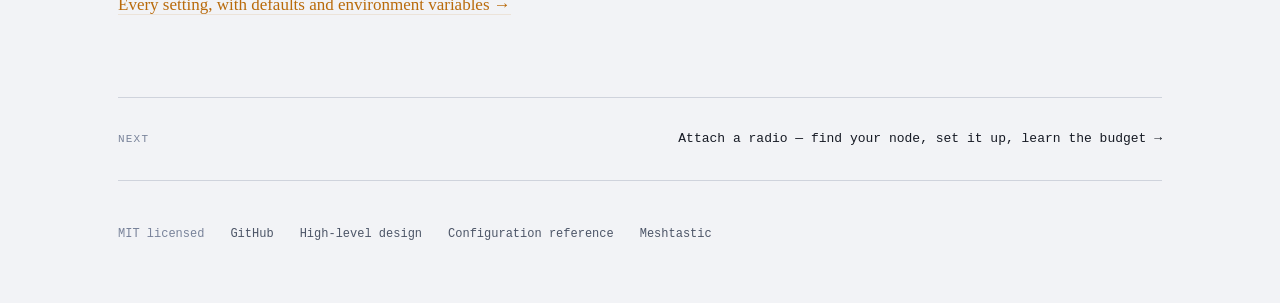
<file: site/config.html>
<!DOCTYPE html>
<html lang="en">
<head>
<meta charset="utf-8">
<meta name="viewport" content="width=device-width, initial-scale=1">
<title>Configuration — meshbbs</title>
<meta name="description" content="How meshbbs configuration works: file location, precedence, strict validation, and complete recommended configurations for a private board, a public board and a federating one.">
<link rel="stylesheet" href="style.css">
<script src="site.js" defer></script>
</head>
<body>

<nav class="nav">
  <a class="brand" href="index.html">mesh<span>bbs</span></a>
  <a href="concept.html">Concept</a>
  <a href="using.html">Using it</a>
  <a href="protocol.html">Sync &amp; protocol</a>
  <a href="running.html">Run a node</a>
  <a class="gh" href="https://github.com/aghman/meshbbs">GitHub ↗</a>
</nav>

<div class="wrap">

  <div class="subnav">
    <b>Run a node</b>
    <a href="running.html">Quick start</a>
    <a href="config.html">Configuration</a>
    <a href="radio.html">Attach a radio</a>
    <a href="peering.html">Peering</a>
    <a href="troubleshooting.html">Troubleshooting</a>
    <a href="status.html">Project status</a>
  </div>

  <header class="pagehead">
    <div class="eyebrow">Configuration</div>
    <h1>One TOML file, strictly validated</h1>
    <p class="lede col">
      An unknown key is a startup <strong>error</strong>, not a silently ignored line — because
      quietly dropping <code>airtime_ceiling_pct</code> when somebody wrote
      <code>airtime_ceiling_percent</code> is how a mesh gets flooded. Almost every default is
      already the right answer, so a good config file is a short one.
    </p>
  </header>

  <div class="toc">
    <span>On this page</span>
    <a href="#how">How it resolves</a>
    <a href="#recipes">Three complete configs</a>
    <a href="#sections">What each section is for</a>
    <a href="#web">The browser front end</a>
    <a href="#care">Settings that need care</a>
    <a href="config-reference.html">Every setting →</a>
  </div>

  <!-- ─────────────────────────────────────────────────── -->
  <section id="how">
    <div class="eyebrow">Mechanics</div>
    <div class="col prose">
      <h2>Where the file is and how it wins</h2>
      <p>
        <code>meshbbs init</code> writes <code>config.toml</code> into the data directory. You can
        keep it somewhere else with <code>--config</code>, and put the whole instance somewhere
        else with <code>--data-dir</code> — both are global flags accepted by every subcommand.
      </p>
    </div>

    <div class="gap-s"></div>

    <div class="rows">
      <div class="row">
        <div class="k">Default location</div>
        <div class="v"><code>~/.local/share/meshbbs/config.toml</code> on Linux,
          <code>~/Library/Application&nbsp;Support/MeshBBS/</code> on macOS,
          <code>%APPDATA%\MeshBBS\</code> on Windows. <code>meshbbs config check</code> prints the
          path it actually read.</div>
      </div>
      <div class="row">
        <div class="k">Precedence</div>
        <div class="v">Defaults, then the file, then <code>MESHBBS_*</code> environment variables,
          then command-line flags. Later wins. <em>Every</em> setting has an environment variable —
          <code>mesh.hop_limit</code> is <code>MESHBBS_MESH_HOP_LIMIT</code> — which is what makes
          container deployments possible without a config file at all.</div>
      </div>
      <div class="row">
        <div class="k">Only differences</div>
        <div class="v">A key you do not write takes its default. There is no 400-line commented
          dump to maintain, and no way for your file to drift behind a new release.</div>
      </div>
      <div class="row">
        <div class="k">Unknown keys are fatal</div>
        <div class="v">A typo does not start. Neither does an out-of-range value, a
          <code>web.enabled</code> without an origin, or a ham-mode combination that would break
          Part 97. Cross-field checks live here rather than scattered through the code.</div>
      </div>
      <div class="row">
        <div class="k">Changes need a restart</div>
        <div class="v">Today, all of them: stop <code>serve</code> and start it again. A
          <code>SIGHUP</code> reload for the subset that can be applied live — themes, MOTD, rate
          limits, quiet hours — is in the design and is not built yet, so do not assume a running
          instance has picked up an edit.</div>
      </div>
    </div>

    <div class="gap-m"></div>

    <div class="term">
      <div class="term-cap"><span>Real output, paths shortened</span><b>meshbbs config check</b></div>
      <div class="term-body">
<pre><span class="p">$</span> <span class="c">./meshbbs config check</span>
<span class="g">Configuration OK:</span> <span class="d">~/.local/share/meshbbs/config.toml</span>
  <span class="d">data directory: ~/.local/share/meshbbs</span>
  <span class="d">database:       ~/.local/share/meshbbs/bbs.db</span>
  <span class="d">keys:           ~/.local/share/meshbbs/keys</span>
  <span class="d">environment:    production</span></pre>
      </div>
    </div>

    <div class="gap-s"></div>

    <div class="col prose">
      <p style="font-size:16px;color:var(--fg-dim)">
        <code>config check</code> exits non-zero when it is unhappy, which is why the generated
        service units run it as a pre-start step: a BBS that fails to start beats one that starts
        with the wrong airtime budget. <code>config show</code> prints the effective values after
        precedence, and <code>config reference</code> prints
        <a class="inline" href="config-reference.html">every key there is</a>, generated from the
        source so it cannot drift.
      </p>
    </div>
  </section>

  <!-- ─────────────────────────────────────────────────── -->
  <section id="recipes">
    <div class="eyebrow">Recommended</div>
    <div class="col prose">
      <h2>Three configs you can copy whole</h2>
      <p>
        Pick the one that describes your board. Each is complete — everything not written here is
        left at its default deliberately, not by omission.
      </p>
    </div>

    <div class="gap-s"></div>

    <div class="term">
      <div class="term-bar" role="tablist" aria-label="Configuration recipes">
        <button role="tab" aria-selected="true"  data-tab="cfg-private">Private board</button>
        <button role="tab" aria-selected="false" data-tab="cfg-public">Public board</button>
        <button role="tab" aria-selected="false" data-tab="cfg-mesh">On the mesh</button>
      </div>
      <div class="term-body">
<pre data-panel="cfg-private"><span class="d"># A board for you and people you know. No radio, no web, no</span>
<span class="d"># public port. This is the shape most instances should start in.</span>

<span class="b">[node]</span>
<span class="c">display_name</span> = <span class="c">"fog-city"</span>
<span class="c">sysop_name</span>   = <span class="c">"austin"</span>
<span class="c">timezone</span>     = <span class="c">"America/Los_Angeles"</span>

<span class="b">[ssh]</span>
<span class="c">bind</span> = <span class="c">"0.0.0.0"</span>
<span class="c">port</span> = <span class="g">2222</span>

<span class="b">[users]</span>
<span class="c">registration_mode</span> = <span class="c">"closed"</span>   <span class="d"># you create the accounts yourself:</span>
<span class="c">guest_enabled</span>     = <span class="g">false</span>      <span class="d">#   meshbbs user add bob</span>

<span class="b">[log]</span>
<span class="c">level</span> = <span class="c">"info"</span></pre>

<pre data-panel="cfg-public" hidden><span class="d"># Open to strangers over SSH and in a browser. The origin and the</span>
<span class="d"># certificate are the only two things without sensible defaults.</span>

<span class="b">[node]</span>
<span class="c">display_name</span>  = <span class="c">"fog-city"</span>
<span class="c">sysop_name</span>    = <span class="c">"austin"</span>
<span class="c">sysop_contact</span> = <span class="c">"austin@example.com"</span>   <span class="d"># published in your NODE record</span>
<span class="c">timezone</span>      = <span class="c">"America/Los_Angeles"</span>

<span class="b">[ssh]</span>
<span class="c">port</span>         = <span class="g">22</span>                     <span class="d"># needs root or a capability</span>
<span class="c">max_sessions</span> = <span class="g">32</span>

<span class="b">[users]</span>
<span class="c">registration_mode</span>       = <span class="c">"open"</span>     <span class="d"># ssh new@ works; federated</span>
<span class="c">guest_enabled</span>           = <span class="g">true</span>      <span class="d">#   posting is still withheld</span>
<span class="c">session_time_limit_mins</span> = <span class="g">0</span>         <span class="d"># 0 = no limit; sysops exempt</span>

<span class="b">[web]</span>
<span class="c">enabled</span>  = <span class="g">true</span>
<span class="c">origin</span>   = <span class="c">"https://bbs.example.com"</span>    <span class="d"># REQUIRED — passkeys bind to it</span>
<span class="c">port</span>     = <span class="g">8443</span>
<span class="c">tls_cert</span> = <span class="c">"/etc/meshbbs/fullchain.pem"</span>
<span class="c">tls_key</span>  = <span class="c">"/etc/meshbbs/privkey.pem"</span>

<span class="b">[log]</span>
<span class="c">level</span>  = <span class="c">"info"</span>
<span class="c">format</span> = <span class="c">"json"</span>
<span class="c">file</span>   = <span class="c">"/var/log/meshbbs/bbs.log"</span></pre>

<pre data-panel="cfg-mesh" hidden><span class="d"># Everything above, plus the radio. Read the airtime page before</span>
<span class="d"># you set mesh.enabled: this transmits on a band other people use.</span>

<span class="b">[mesh]</span>
<span class="c">enabled</span>       = <span class="g">true</span>
<span class="c">mode</span>          = <span class="c">"serial"</span>          <span class="d"># serial | tcp | auto</span>
<span class="c">serial_device</span> = <span class="c">"/dev/ttyUSB0"</span>    <span class="d"># empty auto-detects; see `mesh ports`</span>
<span class="c">channel_name</span>  = <span class="c">"bbsnet"</span>          <span class="d"># same name and key on every instance</span>

<span class="c">hop_limit</span>     = <span class="g">3</span>                 <span class="d"># as low as your topology allows</span>
<span class="c">quiet_hours</span>   = <span class="c">"22:00-06:00"</span>     <span class="d"># local time; may wrap midnight</span>

<span class="d"># The two numbers that decide your budget. Leave both alone until</span>
<span class="d"># `meshbbs mesh survey` has told you what R really is on your mesh.</span>
<span class="c">airtime_ceiling_pct</span>     = <span class="g">5</span>       <span class="d"># the WHOLE network's share, not yours</span>
<span class="c">expected_instance_count</span> = <span class="g">50</span>      <span class="d"># what divides it</span>
<span class="c">flood_multiplier</span>        = <span class="g">4</span>       <span class="d"># R — a guess until you measure it</span>

<span class="d"># Over WiFi instead of USB:</span>
<span class="d">#   mode     = "tcp"</span>
<span class="d">#   tcp_host = "meshtastic.local"   # port 4403 if you omit it</span></pre>
      </div>
    </div>

    <div class="gap-s"></div>

    <div class="note warn">
      <span class="tag">registration_mode is not fully built</span>
      <p>
        Only <code>open</code> is distinguished today: it is what lets <code>ssh new@</code>
        register an account. <code>approval</code>, <code>invite</code> and <code>closed</code> all
        currently do the same thing — they refuse self-registration — because the approval queue
        and the invitation flow are not written yet. Use <code>meshbbs user add</code> in the
        meantime, and read <code>closed</code> as "the honest name for what the other two do".
      </p>
    </div>
  </section>

  <!-- ─────────────────────────────────────────────────── -->
  <section id="sections">
    <div class="eyebrow">Orientation</div>
    <div class="col prose">
      <h2>What each section is for</h2>
      <p>
        Nine sections, and most boards touch three of them.
        <a class="inline" href="config-reference.html">The full reference</a> lists every key in
        each with its default and its environment variable.
      </p>
    </div>

    <div class="gap-s"></div>

    <div class="rows">
      <div class="row">
        <div class="k"><code>[node]</code></div>
        <div class="v">Who this instance says it is: display name, sysop name and contact,
          timezone, and whether it is a <code>development</code> or <code>production</code>
          instance. <strong>There is no <code>node_id</code> key</strong> — the ID is derived from
          the key in <code>keys/</code> and is read-only everywhere.</div>
      </div>
      <div class="row">
        <div class="k"><code>[storage]</code></div>
        <div class="v">Where the data directory, database, file areas and keys live. The keys
          directory must be <code>0700</code> with <code>0600</code> keys or the process refuses to
          start.</div>
      </div>
      <div class="row">
        <div class="k"><code>[ssh]</code></div>
        <div class="v">The front door: bind address, port, session cap. On by default, because a
          BBS with no way in is not one.</div>
      </div>
      <div class="row">
        <div class="k"><code>[users]</code></div>
        <div class="v">Registration mode, guests, session time limits, and whether new users are
          listed in the network directory. Note that new accounts never get
          <code>post_federated</code>, whatever the registration mode.</div>
      </div>
      <div class="row">
        <div class="k"><code>[web]</code></div>
        <div class="v">The browser front end. Off by default and the only section with a required
          key — see <a class="inline" href="#web">below</a>.</div>
      </div>
      <div class="row">
        <div class="k"><code>[telnet]</code></div>
        <div class="v">Off by default, and guest-only when on. Telnet is plaintext: browsing over
          it costs nothing, typing a password over it costs everything.</div>
      </div>
      <div class="row">
        <div class="k"><code>[mesh]</code></div>
        <div class="v">The radio link and the airtime governor. Off by default because turning it
          on transmits on a shared band. Every key here is explained on
          <a class="inline" href="radio.html">the radio page</a>, in the order you need them.</div>
      </div>
      <div class="row">
        <div class="k"><code>[theme]</code></div>
        <div class="v">Default theme and encoding, and the directory scanned for
          <code>*.toml</code> style overrides. A malformed theme file is a startup error, never a
          silent fallback.</div>
      </div>
      <div class="row">
        <div class="k"><code>[log]</code></div>
        <div class="v">Level, text or JSON, and a file to write to. Empty logs to stderr, which is
          what you want under a service manager.</div>
      </div>
    </div>
  </section>

  <!-- ─────────────────────────────────────────────────── -->
  <section id="web">
    <div class="eyebrow">The second door</div>
    <div class="col prose">
      <h2>Turning on the browser front end</h2>
      <p>
        The web UI is served from the same binary — no CDN, no asset build, nothing to deploy
        separately. It is off until you give it two things it cannot guess: the origin browsers
        will reach you at, and a certificate.
      </p>
    </div>

    <div class="gap-s"></div>

    <div class="steps">
      <div class="stepitem">
        <div>
          <h3>Set the origin exactly</h3>
          <p>Scheme, host and port as the browser will send them. Passkeys are bound to this
             string, and getting it wrong <em>does not degrade</em> — every sign-in fails with a
             browser error that says nothing about the cause. That is why it has no default and is
             validated at startup.</p>
        </div>
      </div>
      <div class="stepitem">
        <div>
          <h3>Point at a certificate</h3>
          <p>Any normal chain and key. The exception is loopback: browsers treat
             <code>http://localhost</code> as a secure context, so a bind to loopback needs no
             certificate — which is the easy way to try the web UI before you own a domain.</p>
        </div>
      </div>
      <div class="stepitem">
        <div>
          <h3>Check, then restart</h3>
          <p><code>config check</code> catches a missing origin before you find it at the sign-in
             page.</p>
          <div class="term"><div class="term-body">
<pre><span class="p">$</span> <span class="c">./meshbbs config check</span>
<span class="p">$</span> <span class="c">./meshbbs serve</span>
<span class="d">  ssh listening on :2222 · web listening on :8443</span></pre>
          </div></div>
        </div>
      </div>
      <div class="stepitem">
        <div>
          <h3>Get your first passkey across</h3>
          <p>Press <code>P</code> in an SSH session and type the code it shows into the sign-in
             page. The code is short-lived on purpose — it is read off a terminal and typed into a
             browser on the same desk, so ten minutes is generous.</p>
        </div>
      </div>
    </div>

    <div class="gap-m"></div>

    <div class="note">
      <span class="tag">Behind a reverse proxy</span>
      <p>
        <code>web.trusted_proxies</code> is empty by default, which means
        <code>X-Forwarded-For</code> is ignored and every request is attributed to the address it
        arrived from. That is correct when nothing sits in front of you, and it collapses every
        per-client rate limit into one shared allowance when something does. Set it only for
        proxies you run: any address listed there can claim to be any client.
      </p>
    </div>
  </section>

  <!-- ─────────────────────────────────────────────────── -->
  <section id="care">
    <div class="eyebrow">Sharp edges</div>
    <div class="col prose">
      <h2>The settings that repay reading twice</h2>
      <p>
        Most keys are inert if you get them wrong. These are the ones that either fail invisibly or
        cost somebody else something.
      </p>
    </div>

    <div class="gap-s"></div>

    <div class="rows">
      <div class="row">
        <div class="k"><code>web.origin</code><br><span style="color:var(--warn);font-size:11px">required when enabled</span></div>
        <div class="v">Wrong value, total failure, no useful error. There is no partial credit
          here.</div>
      </div>
      <div class="row">
        <div class="k"><code>mesh.hop_limit</code><br><span style="color:var(--fg-faint);font-size:11px">0 — use the radio's own</span></div>
        <div class="v">A direct multiplier on what everything you send costs the mesh. Set it
          explicitly, as low as your topology allows.
          <a class="inline" href="radio.html#budget">What it actually costs →</a></div>
      </div>
      <div class="row">
        <div class="k"><code>mesh.flood_multiplier</code><br><span style="color:var(--fg-faint);font-size:11px">4</span></div>
        <div class="v">R, the number every airtime figure scales linearly with — and 4 is a
          <strong>guess</strong>. It is not a knob to tune; it is a measurement to take, with
          <code>meshbbs mesh survey</code>.</div>
      </div>
      <div class="row">
        <div class="k"><code>mesh.airtime_ceiling_pct</code><br><span style="color:var(--fg-faint);font-size:11px">5</span></div>
        <div class="v">The share of the channel the <em>whole BBS network</em> should use, divided
          by <code>expected_instance_count</code> to get yours. Raising it takes airtime from
          everyone else on the frequency, which is why the code clamps it at 15 whatever you
          write.</div>
      </div>
      <div class="row">
        <div class="k"><code>mesh.ham_mode_override</code></div>
        <div class="v">Set to <code>i_accept_part97_responsibility</code> to transmit encrypted
          traffic while the radio reports a licensed operator. Part 97 prohibits obscuring the
          meaning of amateur transmissions; the licence at risk is yours. Note what is
          <em>not</em> restricted: signatures authenticate without obscuring, so a ham-mode
          instance federates public traffic normally and gives up only private mail over the
          mesh.</div>
      </div>
      <div class="row">
        <div class="k"><code>telnet.enabled</code><br><span style="color:var(--fg-faint);font-size:11px">false</span></div>
        <div class="v">Plaintext. Anything typed can be read by anyone on the network path. If you
          want it, leave <code>telnet.guest_only</code> at <code>true</code>.</div>
      </div>
      <div class="row">
        <div class="k"><code>web.unlocked_idle_timeout_mins</code><br><span style="color:var(--fg-faint);font-size:11px">10 — vs 30 idle</span></div>
        <div class="v">Shorter on purpose. A session with mail unlocked holds the passphrase in
          memory, and a closing browser tab is a far less reliable goodbye than an SSH
          disconnect.</div>
      </div>
      <div class="row">
        <div class="k"><code>node.environment</code><br><span style="color:var(--fg-faint);font-size:11px">production</span></div>
        <div class="v">The <code>meshbbs dev</code> subcommands refuse to run against a production
          datadir. Set <code>development</code> only on an instance you are willing to lose.</div>
      </div>
    </div>

    <div class="gap-m"></div>

    <div class="note">
      <span class="tag">The asymmetry, stated</span>
      <p>
        A knob whose wrong value harms other people on the mesh does not get to be a plain config
        value. The governor's ceiling is configurable up to a hard maximum compiled into the
        binary; the flood multiplier can be pinned only for testing, and logs a warning at every
        startup when it is; mesh file transfer is not configurable at all, because it does not
        exist as a code path. Sysops get wide latitude over their own instance and narrow latitude
        over shared airtime.
      </p>
    </div>

    <div class="gap-m"></div>

    <p class="col">
      <a class="inline" href="config-reference.html">Every setting, with defaults and environment
      variables →</a>
    </p>
  </section>

  <a class="next" href="radio.html">
    <span class="nk">Next</span>
    <span class="nt">Attach a radio — find your node, set it up, learn the budget →</span>
  </a>

  <footer>
    <span>MIT licensed</span>
    <a href="https://github.com/aghman/meshbbs">GitHub</a>
    <a href="https://github.com/aghman/meshbbs/blob/main/docs/design.md">High-level design</a>
    <a href="config-reference.html">Configuration reference</a>
    <a href="https://meshtastic.org">Meshtastic</a>
  </footer>
</div>

</body>
</html>
</file>
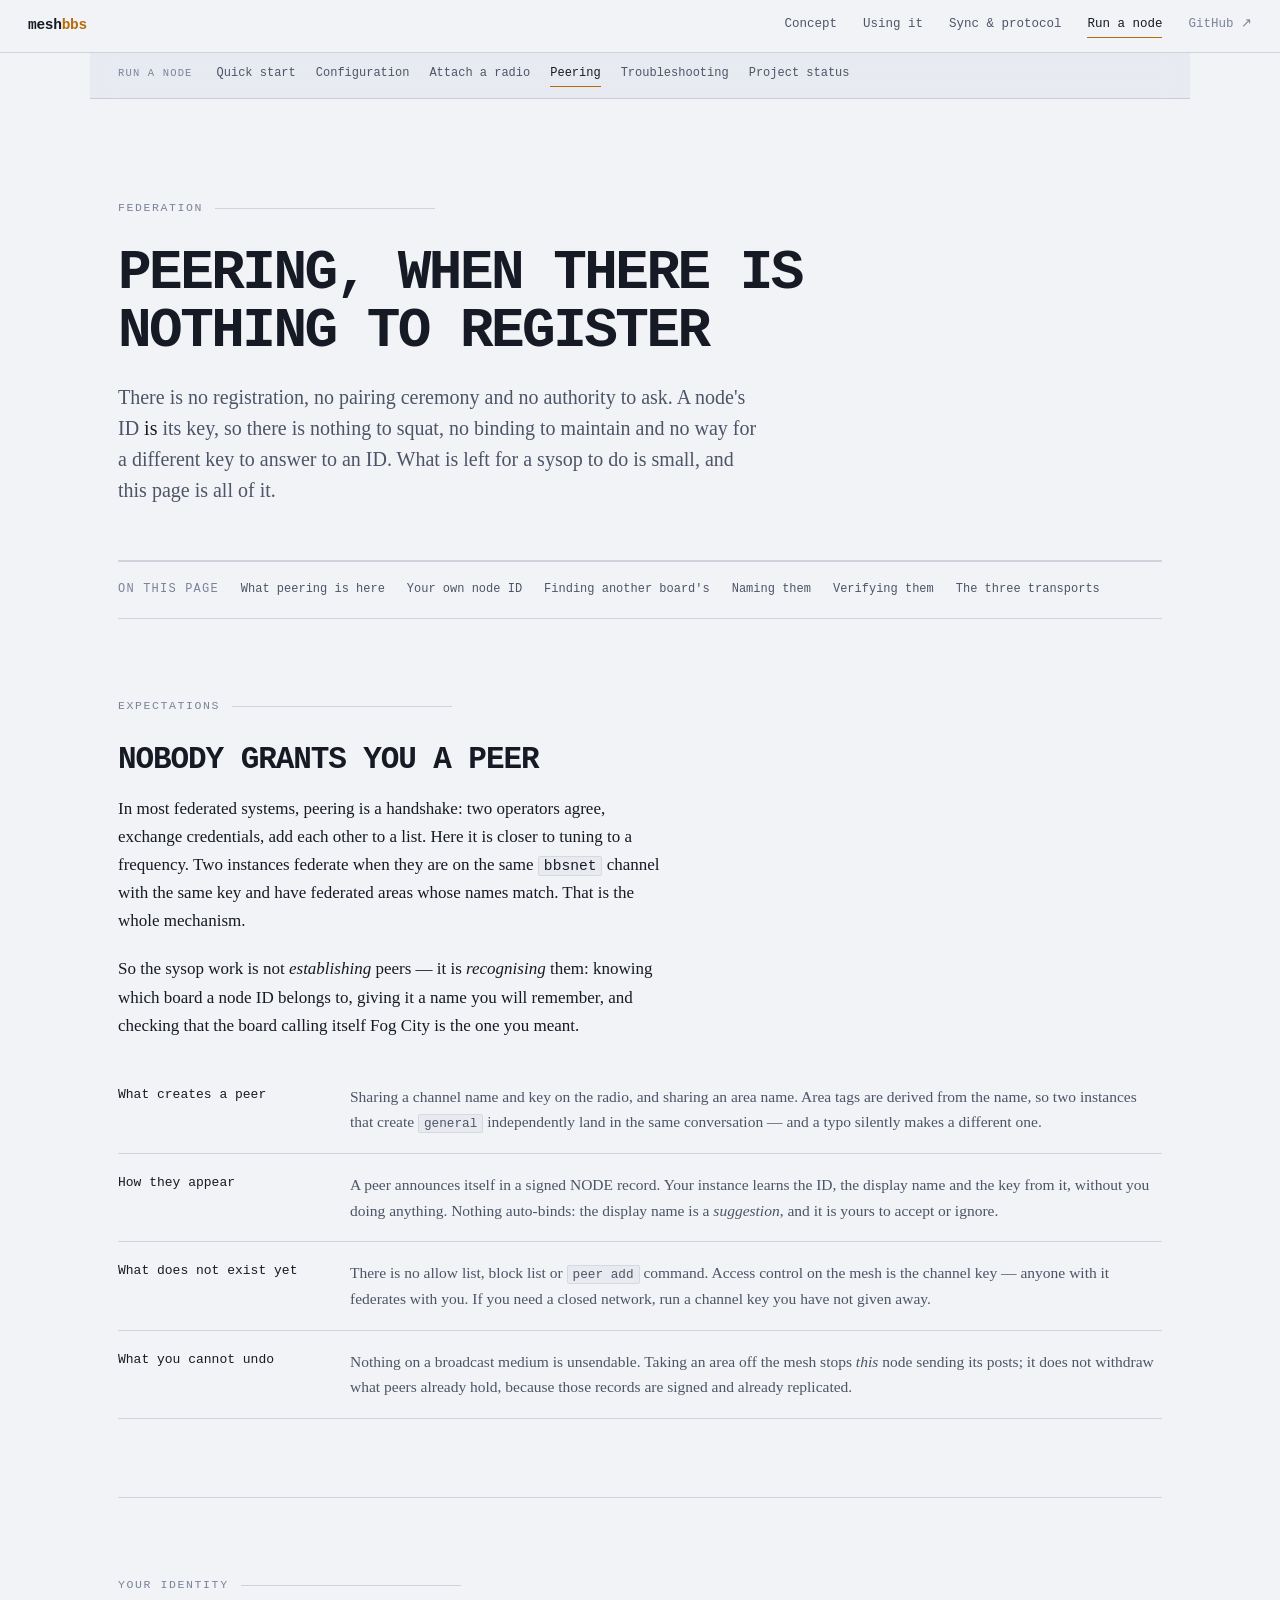
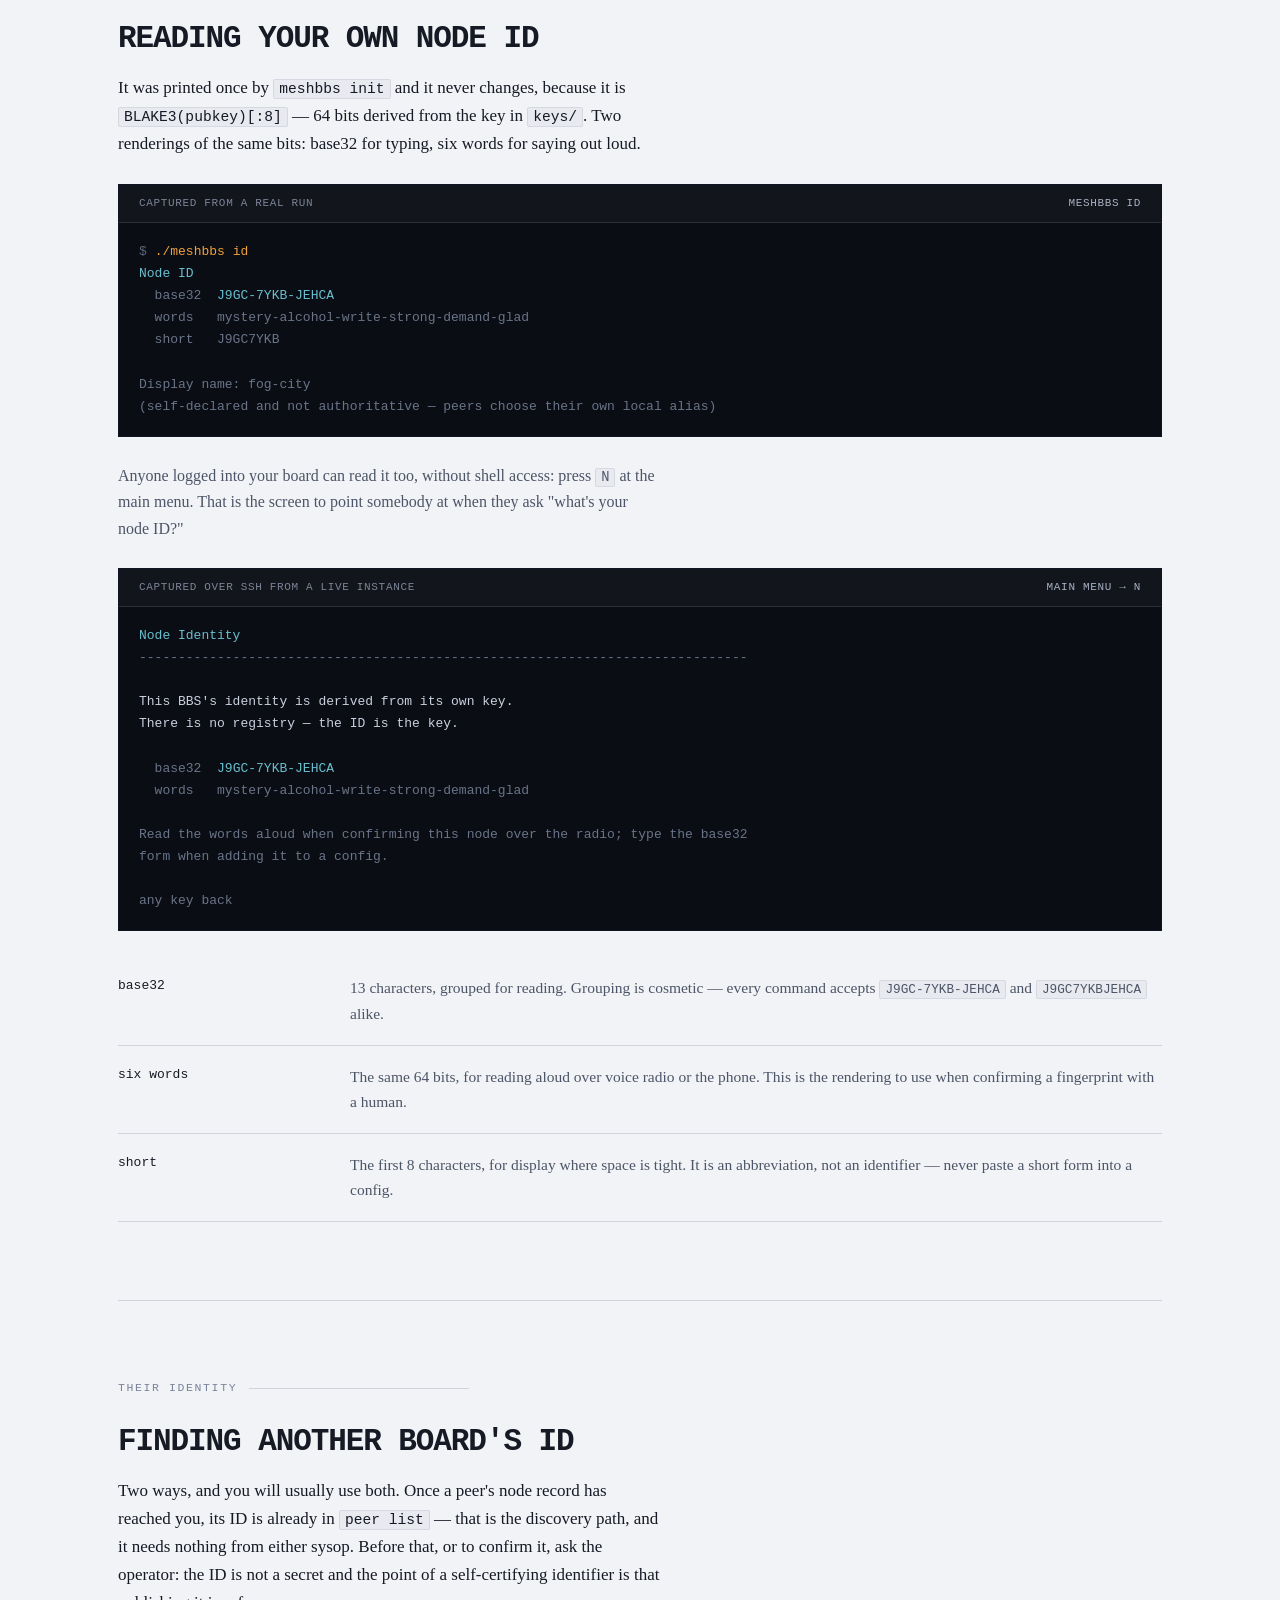
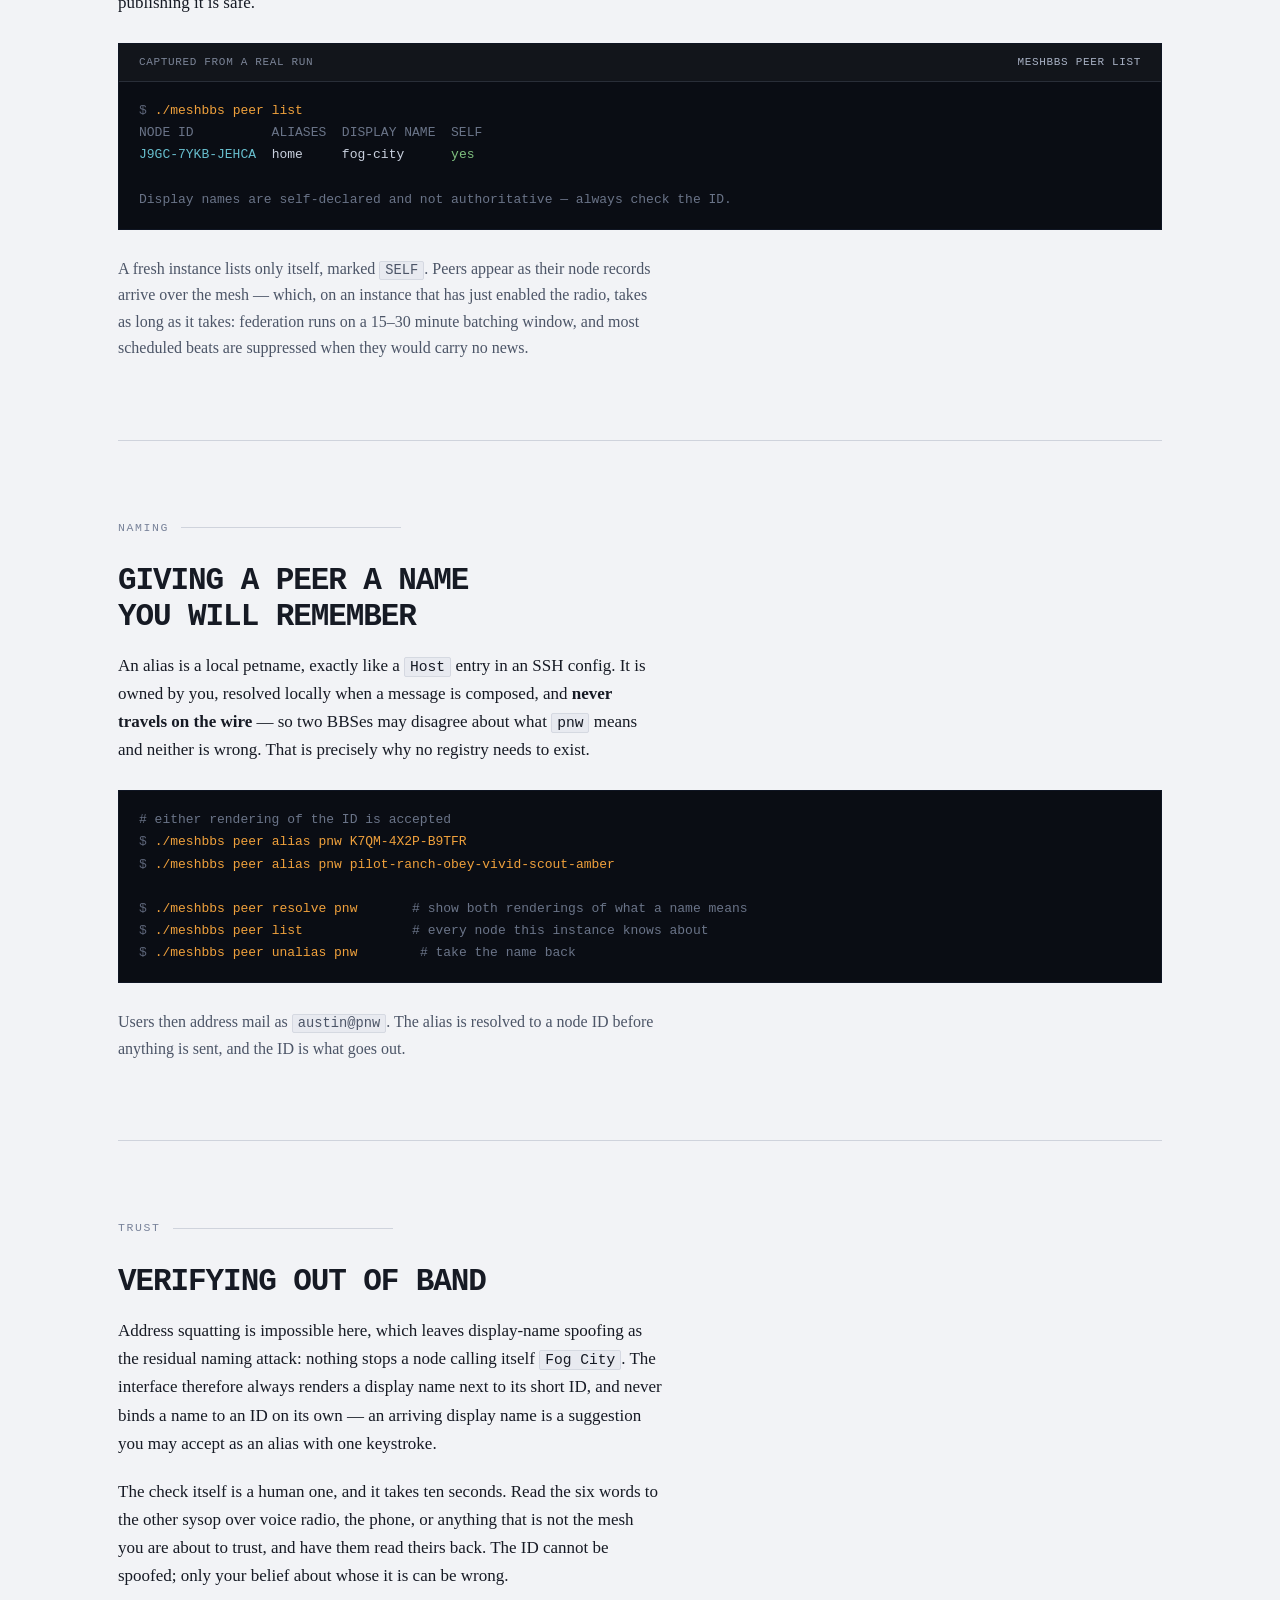
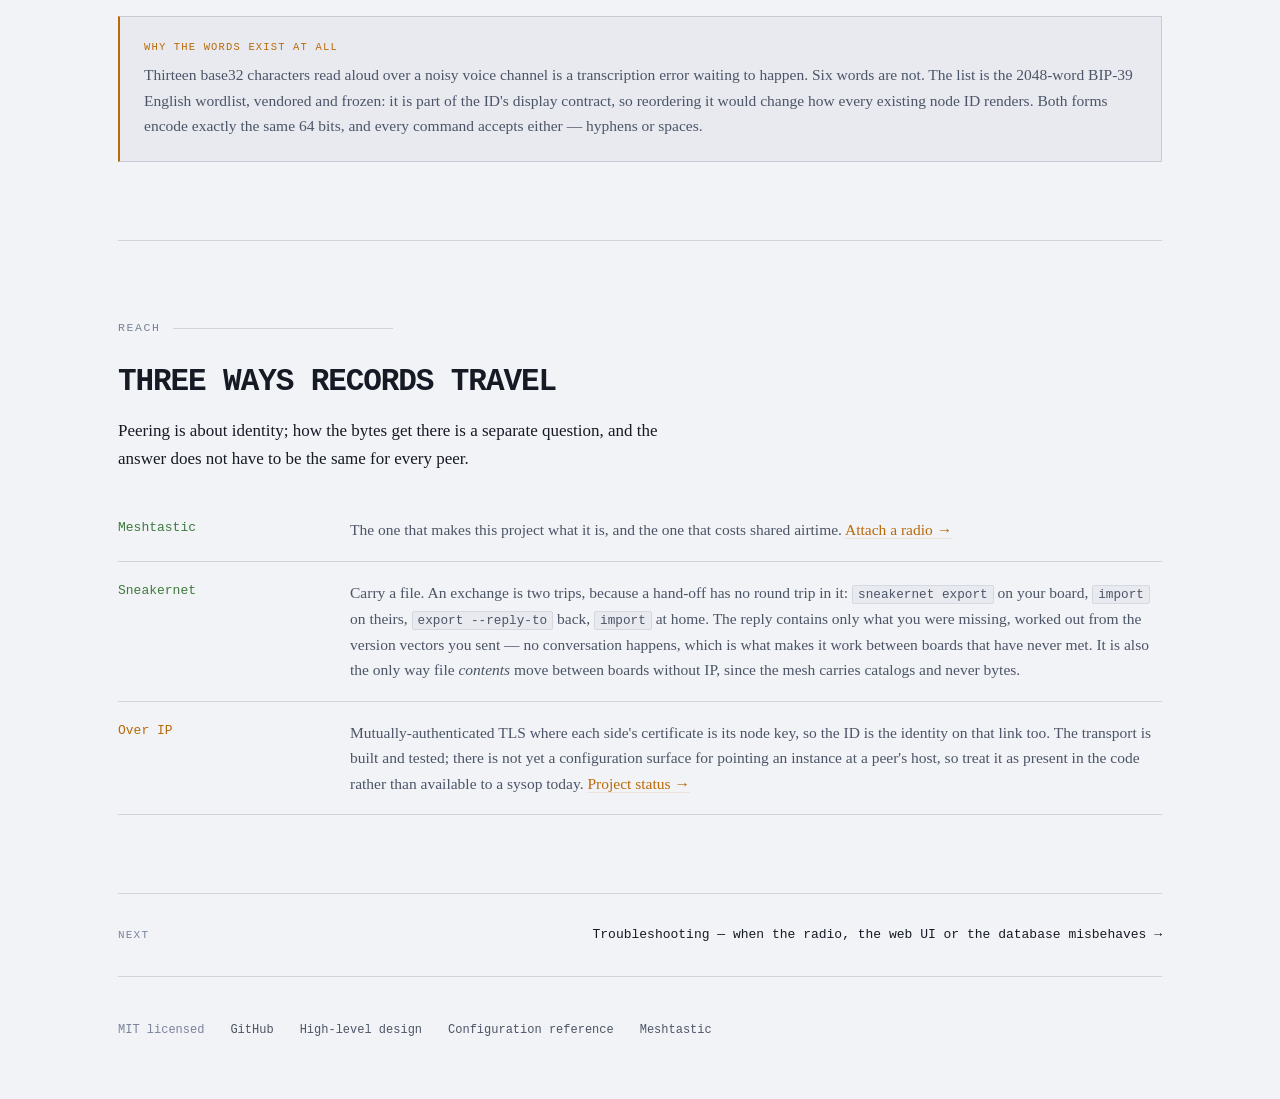
<file: site/peering.html>
<!DOCTYPE html>
<html lang="en">
<head>
<meta charset="utf-8">
<meta name="viewport" content="width=device-width, initial-scale=1">
<title>Peering — meshbbs</title>
<meta name="description" content="Where meshbbs node IDs come from, how to read yours, how to find and verify another board's, and what peering does and does not mean when there is no registry.">
<link rel="stylesheet" href="style.css">
<script src="site.js" defer></script>
</head>
<body>

<nav class="nav">
  <a class="brand" href="index.html">mesh<span>bbs</span></a>
  <a href="concept.html">Concept</a>
  <a href="using.html">Using it</a>
  <a href="protocol.html">Sync &amp; protocol</a>
  <a href="running.html">Run a node</a>
  <a class="gh" href="https://github.com/aghman/meshbbs">GitHub ↗</a>
</nav>

<div class="wrap">

  <div class="subnav">
    <b>Run a node</b>
    <a href="running.html">Quick start</a>
    <a href="config.html">Configuration</a>
    <a href="radio.html">Attach a radio</a>
    <a href="peering.html">Peering</a>
    <a href="troubleshooting.html">Troubleshooting</a>
    <a href="status.html">Project status</a>
  </div>

  <header class="pagehead">
    <div class="eyebrow">Federation</div>
    <h1>Peering, when there is nothing to register</h1>
    <p class="lede col">
      There is no registration, no pairing ceremony and no authority to ask. A node's ID
      <strong>is</strong> its key, so there is nothing to squat, no binding to maintain and no way
      for a different key to answer to an ID. What is left for a sysop to do is small, and this page
      is all of it.
    </p>
  </header>

  <div class="toc">
    <span>On this page</span>
    <a href="#what">What peering is here</a>
    <a href="#mine">Your own node ID</a>
    <a href="#theirs">Finding another board's</a>
    <a href="#alias">Naming them</a>
    <a href="#verify">Verifying them</a>
    <a href="#transports">The three transports</a>
  </div>

  <!-- ─────────────────────────────────────────────────── -->
  <section id="what">
    <div class="eyebrow">Expectations</div>
    <div class="col prose">
      <h2>Nobody grants you a peer</h2>
      <p>
        In most federated systems, peering is a handshake: two operators agree, exchange
        credentials, add each other to a list. Here it is closer to tuning to a frequency. Two
        instances federate when they are on the same <code>bbsnet</code> channel with the same key
        and have federated areas whose names match. That is the whole mechanism.
      </p>
      <p>
        So the sysop work is not <em>establishing</em> peers — it is <em>recognising</em> them:
        knowing which board a node ID belongs to, giving it a name you will remember, and checking
        that the board calling itself Fog City is the one you meant.
      </p>
    </div>

    <div class="gap-s"></div>

    <div class="rows">
      <div class="row">
        <div class="k">What creates a peer</div>
        <div class="v">Sharing a channel name and key on the radio, and sharing an area name. Area
          tags are derived from the name, so two instances that create <code>general</code>
          independently land in the same conversation — and a typo silently makes a different
          one.</div>
      </div>
      <div class="row">
        <div class="k">How they appear</div>
        <div class="v">A peer announces itself in a signed NODE record. Your instance learns the ID,
          the display name and the key from it, without you doing anything. Nothing auto-binds:
          the display name is a <em>suggestion</em>, and it is yours to accept or ignore.</div>
      </div>
      <div class="row">
        <div class="k">What does not exist yet</div>
        <div class="v">There is no allow list, block list or <code>peer add</code> command. Access
          control on the mesh is the channel key — anyone with it federates with you. If you need a
          closed network, run a channel key you have not given away.</div>
      </div>
      <div class="row">
        <div class="k">What you cannot undo</div>
        <div class="v">Nothing on a broadcast medium is unsendable. Taking an area off the mesh
          stops <em>this</em> node sending its posts; it does not withdraw what peers already hold,
          because those records are signed and already replicated.</div>
      </div>
    </div>
  </section>

  <!-- ─────────────────────────────────────────────────── -->
  <section id="mine">
    <div class="eyebrow">Your identity</div>
    <div class="col prose">
      <h2>Reading your own node ID</h2>
      <p>
        It was printed once by <code>meshbbs init</code> and it never changes, because it is
        <code>BLAKE3(pubkey)[:8]</code> — 64 bits derived from the key in <code>keys/</code>. Two
        renderings of the same bits: base32 for typing, six words for saying out loud.
      </p>
    </div>

    <div class="gap-s"></div>

    <div class="term">
      <div class="term-cap"><span>Captured from a real run</span><b>meshbbs id</b></div>
      <div class="term-body">
<pre><span class="p">$</span> <span class="c">./meshbbs id</span>
<span class="b">Node ID</span>
  <span class="d">base32</span>  <span class="b">J9GC-7YKB-JEHCA</span>
  <span class="d">words   mystery-alcohol-write-strong-demand-glad</span>
  <span class="d">short   J9GC7YKB</span>

<span class="d">Display name: fog-city</span>
<span class="d">(self-declared and not authoritative — peers choose their own local alias)</span></pre>
      </div>
    </div>

    <div class="gap-s"></div>

    <div class="col prose">
      <p style="font-size:16px;color:var(--fg-dim)">
        Anyone logged into your board can read it too, without shell access: press <code>N</code> at
        the main menu. That is the screen to point somebody at when they ask "what's your node ID?"
      </p>
    </div>

    <div class="gap-s"></div>

    <div class="term term-screen">
      <div class="term-cap"><span>Captured over SSH from a live instance</span><b>main menu → N</b></div>
      <div class="term-body">
<pre><span class="b">Node Identity</span>
<span class="d">------------------------------------------------------------------------------</span>

This BBS's identity is derived from its own key.
There is no registry — the ID is the key.

  <span class="d">base32</span>  <span class="b">J9GC-7YKB-JEHCA</span>
  <span class="d">words   mystery-alcohol-write-strong-demand-glad</span>

<span class="d">Read the words aloud when confirming this node over the radio; type the base32</span>
<span class="d">form when adding it to a config.</span>

<span class="d">any key back</span></pre>
      </div>
    </div>

    <div class="gap-s"></div>

    <div class="rows">
      <div class="row">
        <div class="k">base32</div>
        <div class="v">13 characters, grouped for reading. Grouping is cosmetic — every command
          accepts <code>J9GC-7YKB-JEHCA</code> and <code>J9GC7YKBJEHCA</code> alike.</div>
      </div>
      <div class="row">
        <div class="k">six words</div>
        <div class="v">The same 64 bits, for reading aloud over voice radio or the phone. This is
          the rendering to use when confirming a fingerprint with a human.</div>
      </div>
      <div class="row">
        <div class="k">short</div>
        <div class="v">The first 8 characters, for display where space is tight. It is an
          abbreviation, not an identifier — never paste a short form into a config.</div>
      </div>
    </div>
  </section>

  <!-- ─────────────────────────────────────────────────── -->
  <section id="theirs">
    <div class="eyebrow">Their identity</div>
    <div class="col prose">
      <h2>Finding another board's ID</h2>
      <p>
        Two ways, and you will usually use both. Once a peer's node record has reached you, its ID
        is already in <code>peer list</code> — that is the discovery path, and it needs nothing from
        either sysop. Before that, or to confirm it, ask the operator: the ID is not a secret and
        the point of a self-certifying identifier is that publishing it is safe.
      </p>
    </div>

    <div class="gap-s"></div>

    <div class="term">
      <div class="term-cap"><span>Captured from a real run</span><b>meshbbs peer list</b></div>
      <div class="term-body">
<pre><span class="p">$</span> <span class="c">./meshbbs peer list</span>
<span class="d">NODE ID          ALIASES  DISPLAY NAME  SELF</span>
<span class="b">J9GC-7YKB-JEHCA</span>  home     fog-city      <span class="g">yes</span>

<span class="d">Display names are self-declared and not authoritative — always check the ID.</span></pre>
      </div>
    </div>

    <div class="gap-s"></div>

    <div class="col prose">
      <p style="font-size:16px;color:var(--fg-dim)">
        A fresh instance lists only itself, marked <code>SELF</code>. Peers appear as their node
        records arrive over the mesh — which, on an instance that has just enabled the radio, takes
        as long as it takes: federation runs on a 15–30 minute batching window, and most scheduled
        beats are suppressed when they would carry no news.
      </p>
    </div>
  </section>

  <!-- ─────────────────────────────────────────────────── -->
  <section id="alias">
    <div class="eyebrow">Naming</div>
    <div class="col prose">
      <h2>Giving a peer a name you will remember</h2>
      <p>
        An alias is a local petname, exactly like a <code>Host</code> entry in an SSH config. It is
        owned by you, resolved locally when a message is composed, and <strong>never travels on the
        wire</strong> — so two BBSes may disagree about what <code>pnw</code> means and neither is
        wrong. That is precisely why no registry needs to exist.
      </p>
    </div>

    <div class="gap-s"></div>

    <div class="term">
      <div class="term-body">
<pre><span class="d"># either rendering of the ID is accepted</span>
<span class="p">$</span> <span class="c">./meshbbs peer alias pnw K7QM-4X2P-B9TFR</span>
<span class="p">$</span> <span class="c">./meshbbs peer alias pnw pilot-ranch-obey-vivid-scout-amber</span>

<span class="p">$</span> <span class="c">./meshbbs peer resolve pnw</span>       <span class="d"># show both renderings of what a name means</span>
<span class="p">$</span> <span class="c">./meshbbs peer list</span>              <span class="d"># every node this instance knows about</span>
<span class="p">$</span> <span class="c">./meshbbs peer unalias pnw</span>        <span class="d"># take the name back</span></pre>
      </div>
    </div>

    <div class="gap-s"></div>

    <div class="col prose">
      <p style="font-size:16px;color:var(--fg-dim)">
        Users then address mail as <code>austin@pnw</code>. The alias is resolved to a node ID
        before anything is sent, and the ID is what goes out.
      </p>
    </div>
  </section>

  <!-- ─────────────────────────────────────────────────── -->
  <section id="verify">
    <div class="eyebrow">Trust</div>
    <div class="col prose">
      <h2>Verifying out of band</h2>
      <p>
        Address squatting is impossible here, which leaves display-name spoofing as the residual
        naming attack: nothing stops a node calling itself <code>Fog City</code>. The interface
        therefore always renders a display name next to its short ID, and never binds a name to an
        ID on its own — an arriving display name is a suggestion you may accept as an alias with one
        keystroke.
      </p>
      <p>
        The check itself is a human one, and it takes ten seconds. Read the six words to the other
        sysop over voice radio, the phone, or anything that is not the mesh you are about to trust,
        and have them read theirs back. The ID cannot be spoofed; only your belief about whose it is
        can be wrong.
      </p>
    </div>

    <div class="gap-s"></div>

    <div class="note">
      <span class="tag">Why the words exist at all</span>
      <p>
        Thirteen base32 characters read aloud over a noisy voice channel is a transcription error
        waiting to happen. Six words are not. The list is the 2048-word BIP-39 English wordlist,
        vendored and frozen: it is part of the ID's display contract, so reordering it would change
        how every existing node ID renders. Both forms encode exactly the same 64 bits, and every
        command accepts either — hyphens or spaces.
      </p>
    </div>
  </section>

  <!-- ─────────────────────────────────────────────────── -->
  <section id="transports">
    <div class="eyebrow">Reach</div>
    <div class="col prose">
      <h2>Three ways records travel</h2>
      <p>
        Peering is about identity; how the bytes get there is a separate question, and the answer
        does not have to be the same for every peer.
      </p>
    </div>

    <div class="gap-s"></div>

    <div class="rows">
      <div class="row">
        <div class="k" style="color:var(--ok)">Meshtastic</div>
        <div class="v">The one that makes this project what it is, and the one that costs shared
          airtime. <a class="inline" href="radio.html">Attach a radio →</a></div>
      </div>
      <div class="row">
        <div class="k" style="color:var(--ok)">Sneakernet</div>
        <div class="v">Carry a file. An exchange is two trips, because a hand-off has no round trip
          in it: <code>sneakernet export</code> on your board, <code>import</code> on theirs,
          <code>export --reply-to</code> back, <code>import</code> at home. The reply contains only
          what you were missing, worked out from the version vectors you sent — no conversation
          happens, which is what makes it work between boards that have never met. It is also the
          only way file <em>contents</em> move between boards without IP, since the mesh carries
          catalogs and never bytes.</div>
      </div>
      <div class="row">
        <div class="k" style="color:var(--amber)">Over IP</div>
        <div class="v">Mutually-authenticated TLS where each side's certificate is its node key, so
          the ID is the identity on that link too. The transport is built and tested; there is not
          yet a configuration surface for pointing an instance at a peer's host, so treat it as
          present in the code rather than available to a sysop today.
          <a class="inline" href="status.html">Project status →</a></div>
      </div>
    </div>
  </section>

  <a class="next" href="troubleshooting.html">
    <span class="nk">Next</span>
    <span class="nt">Troubleshooting — when the radio, the web UI or the database misbehaves →</span>
  </a>

  <footer>
    <span>MIT licensed</span>
    <a href="https://github.com/aghman/meshbbs">GitHub</a>
    <a href="https://github.com/aghman/meshbbs/blob/main/docs/design.md">High-level design</a>
    <a href="config-reference.html">Configuration reference</a>
    <a href="https://meshtastic.org">Meshtastic</a>
  </footer>
</div>

</body>
</html>
</file>
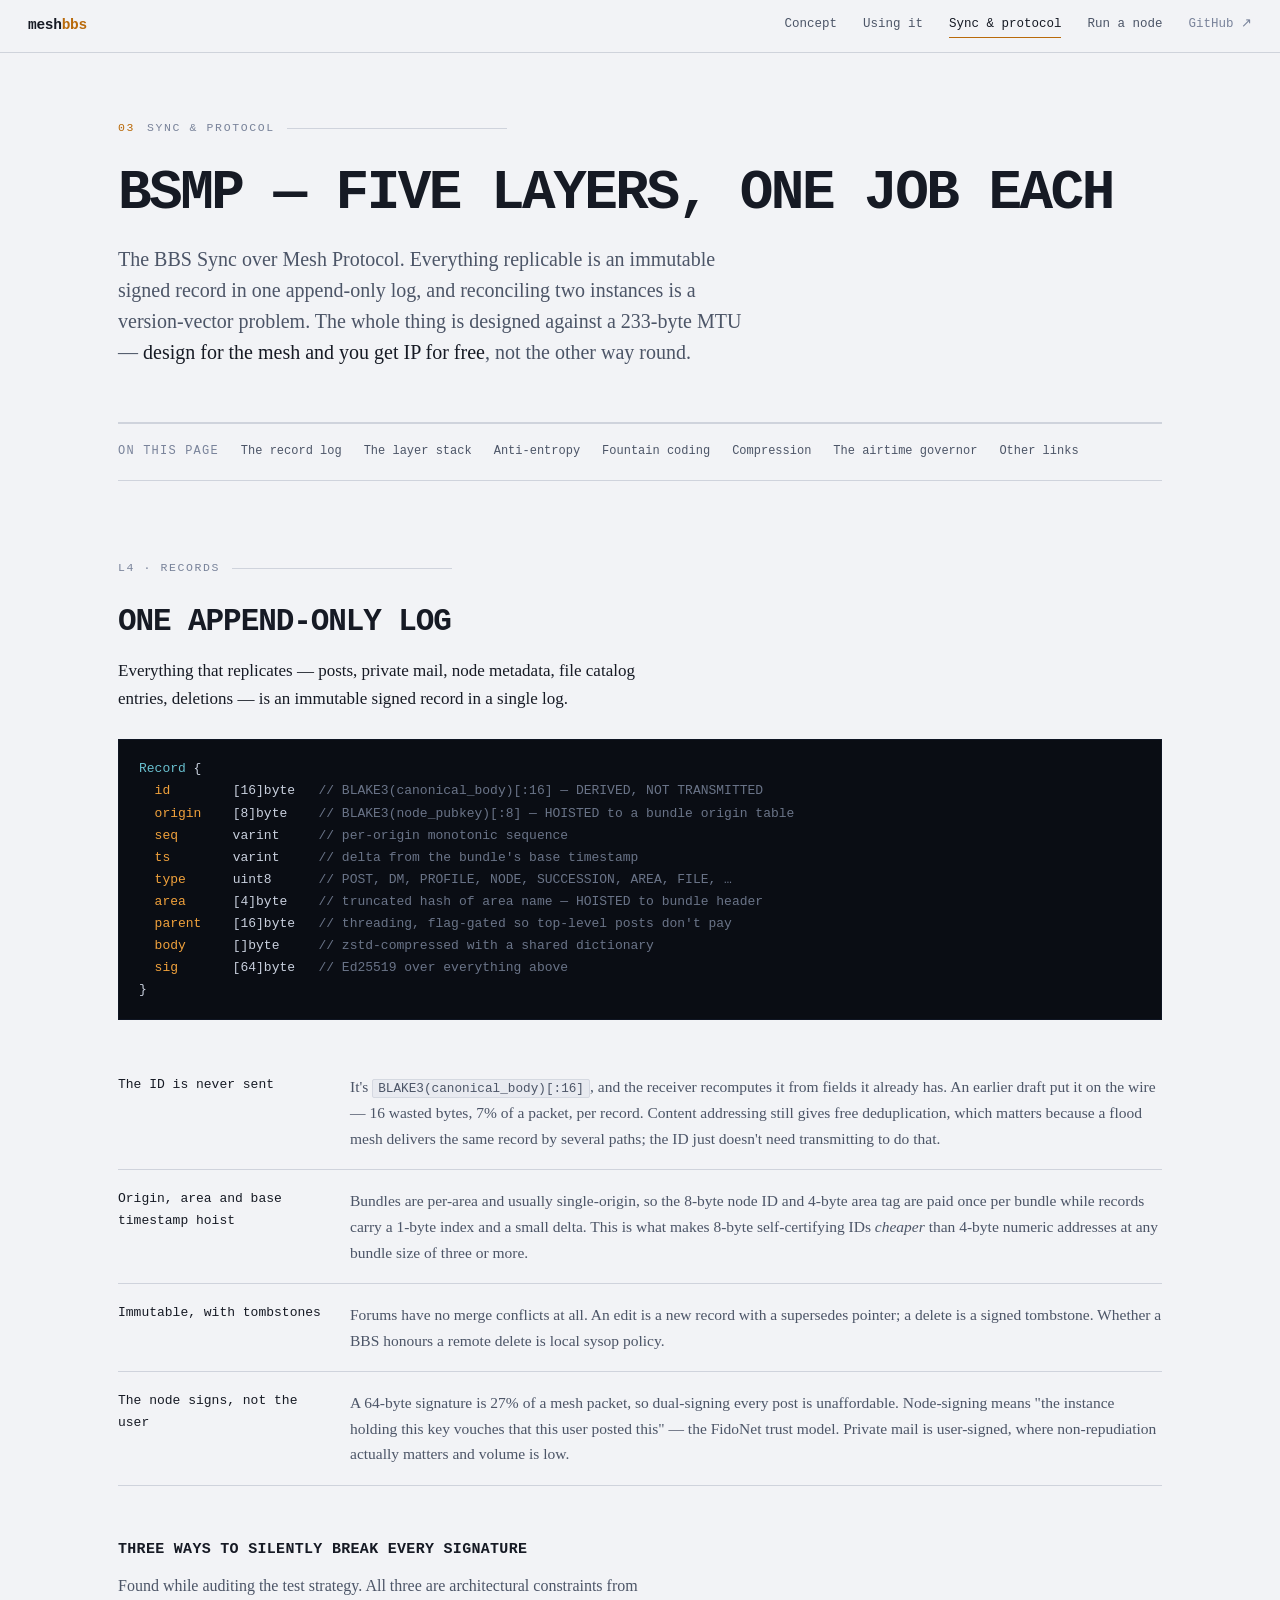
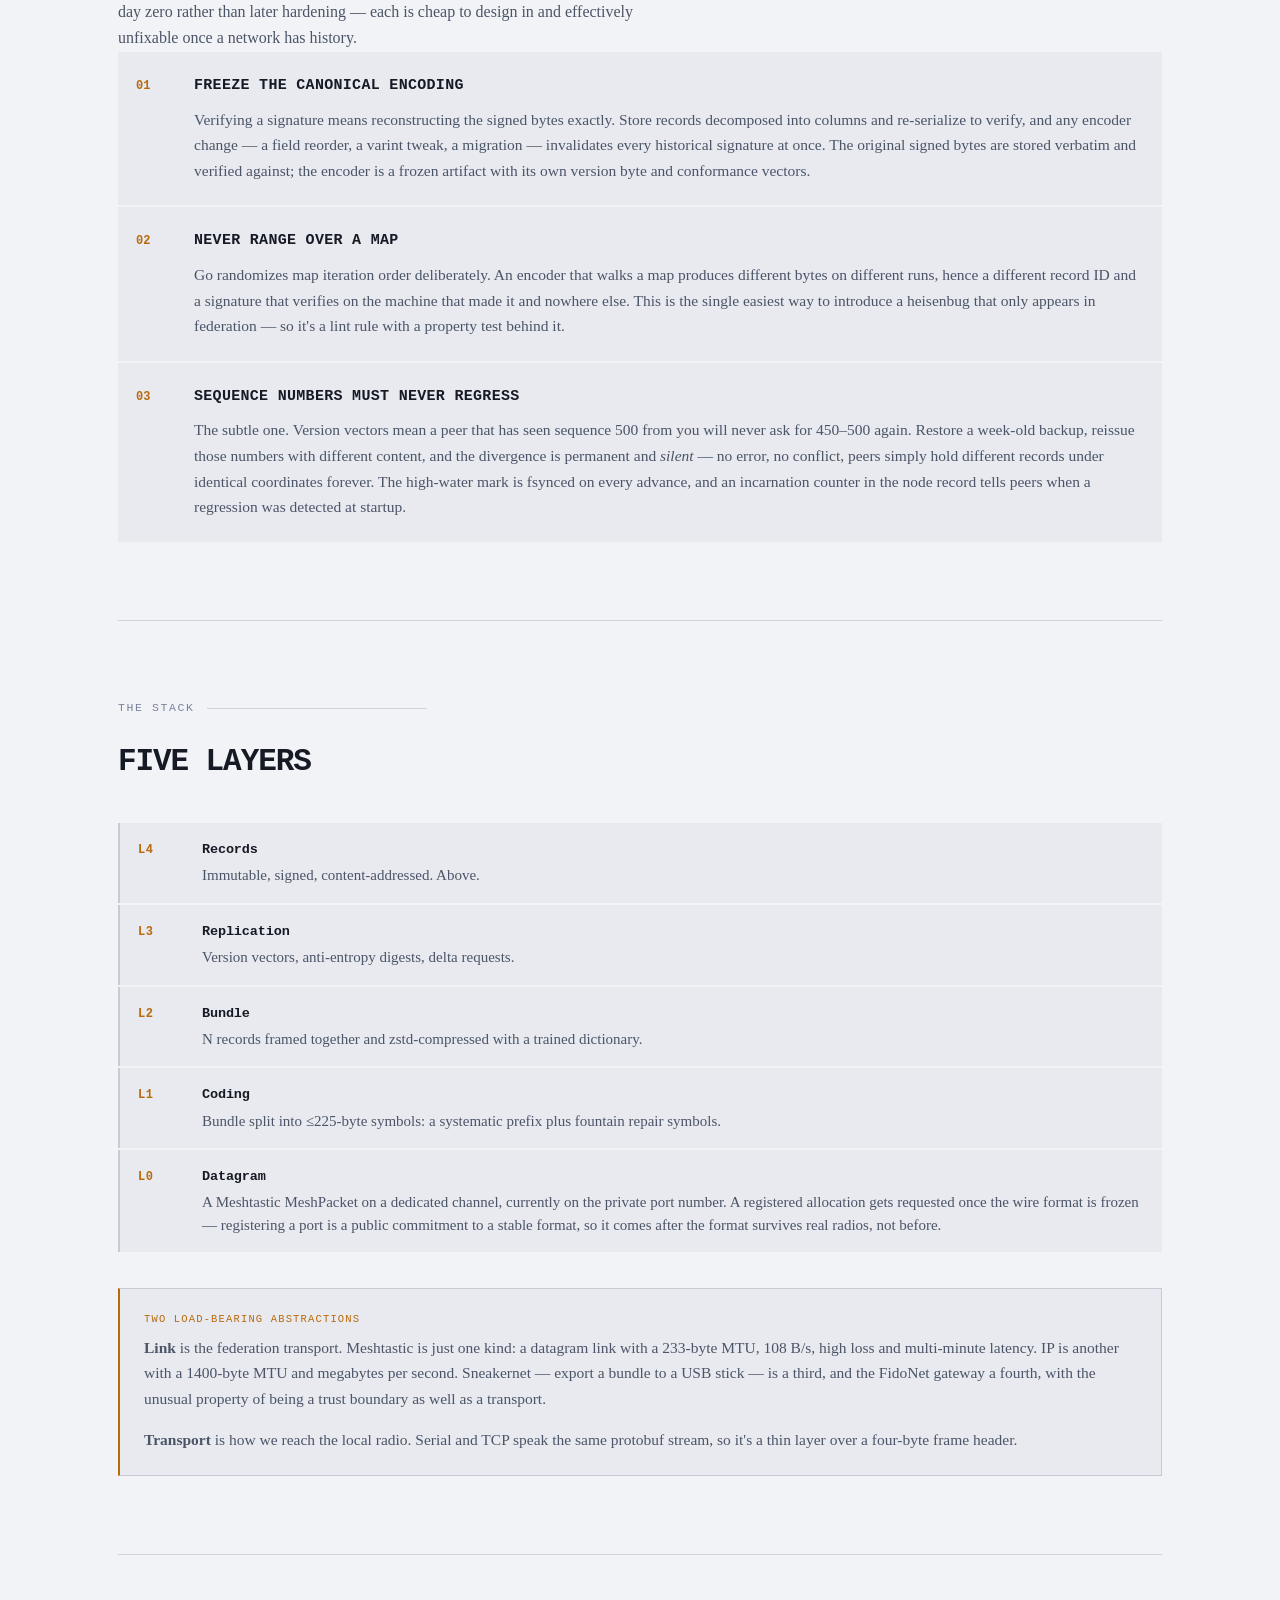
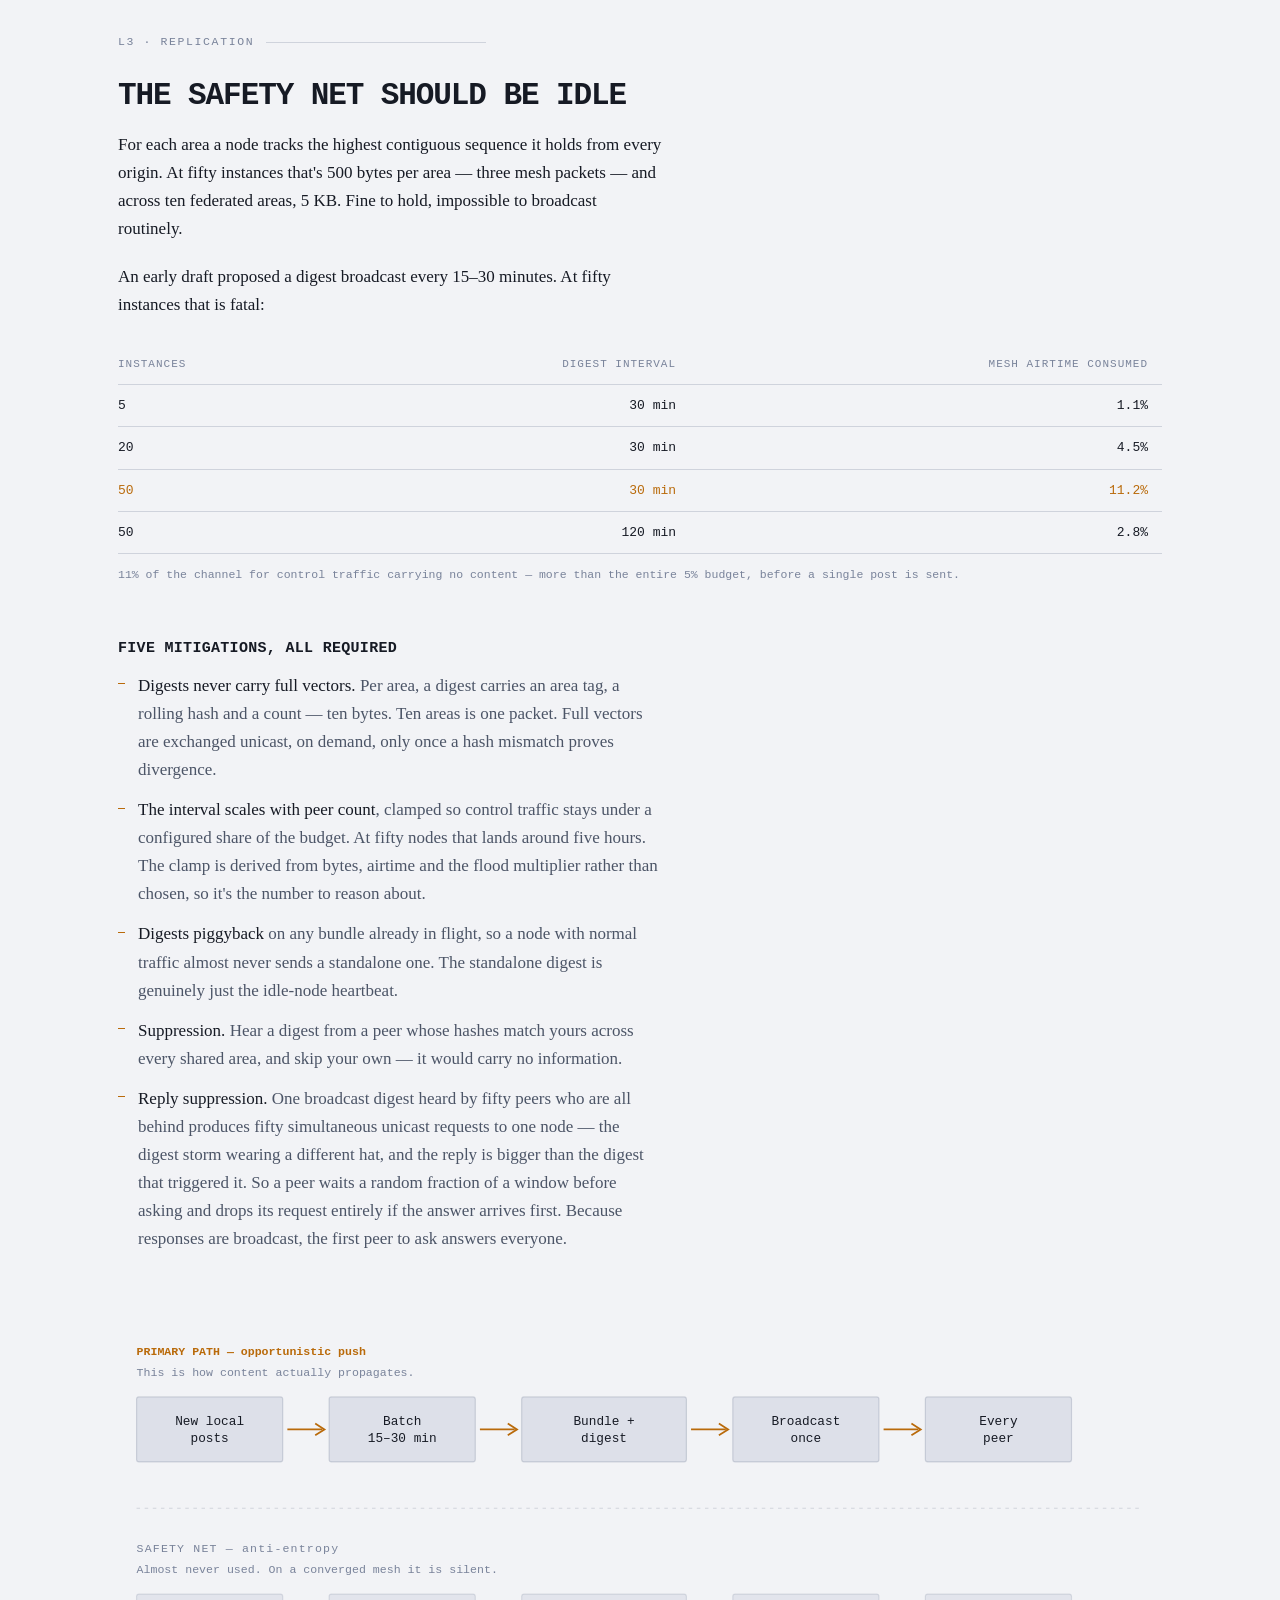
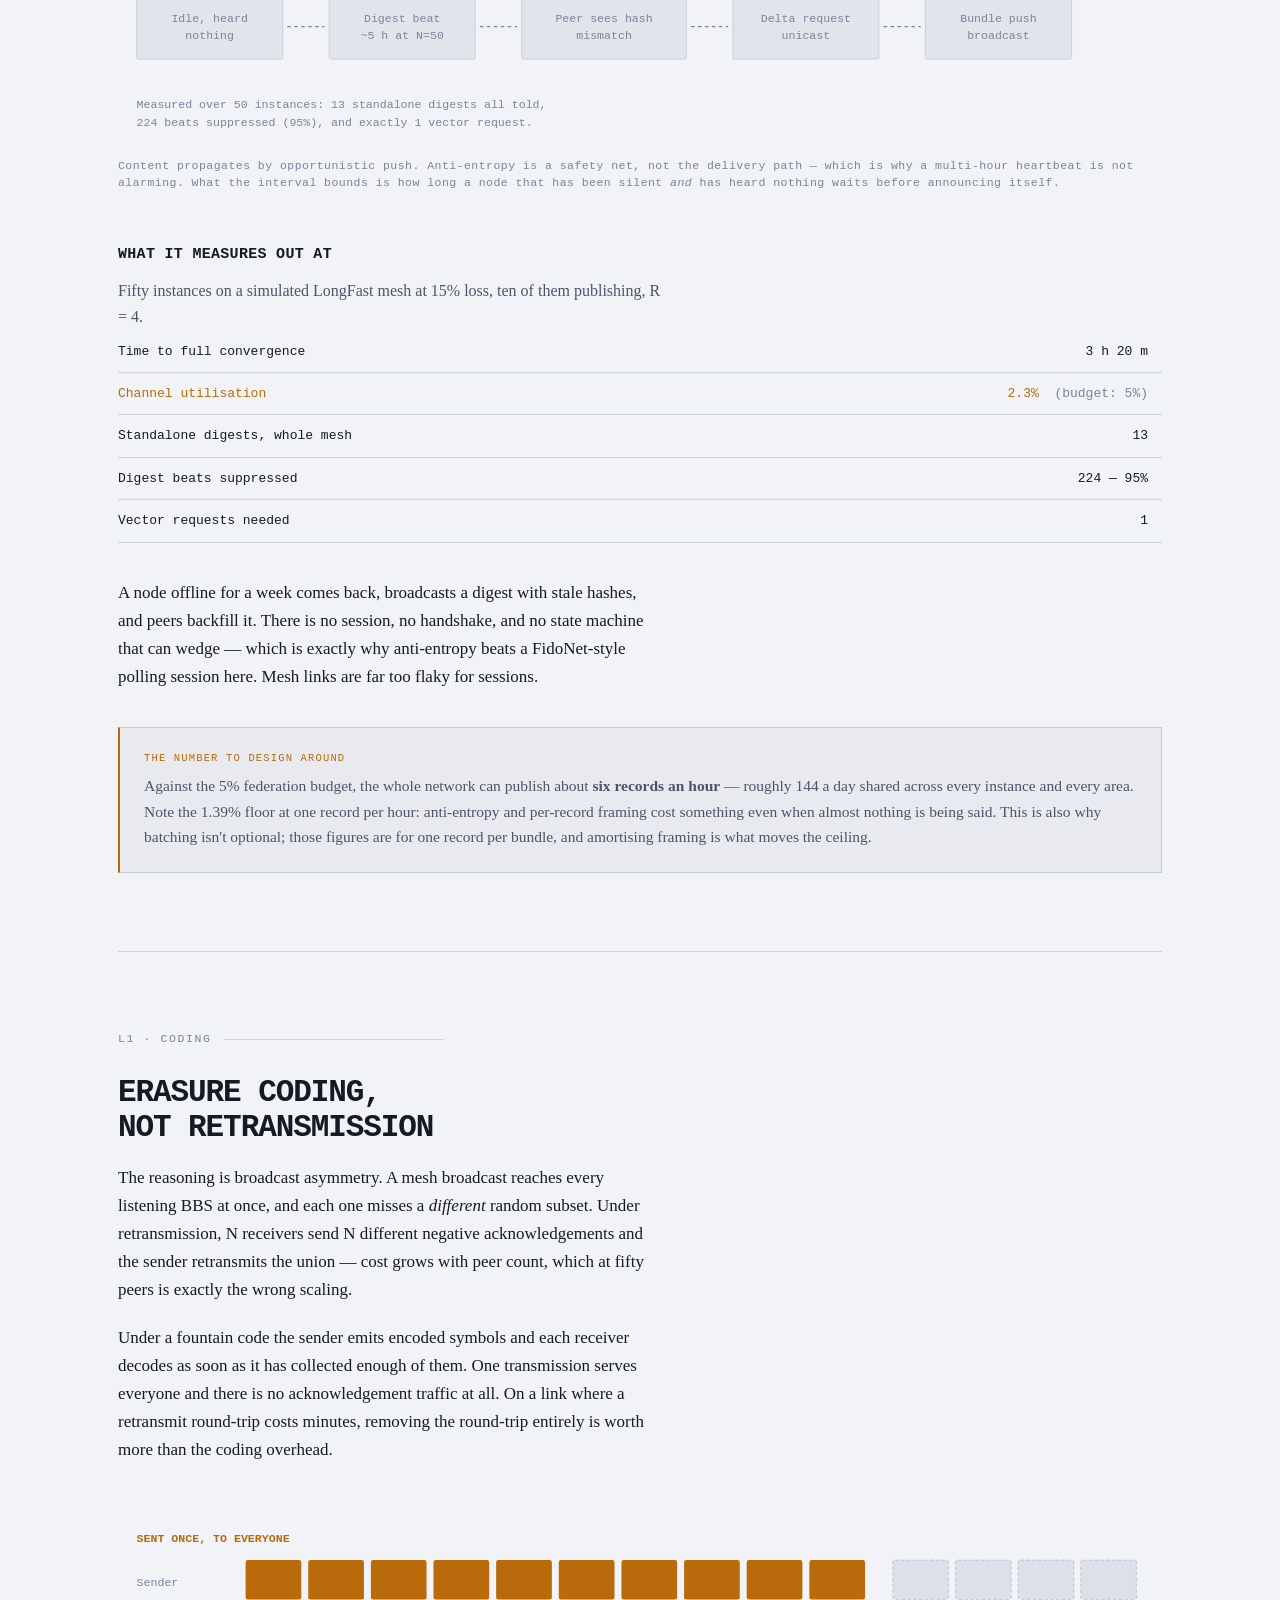
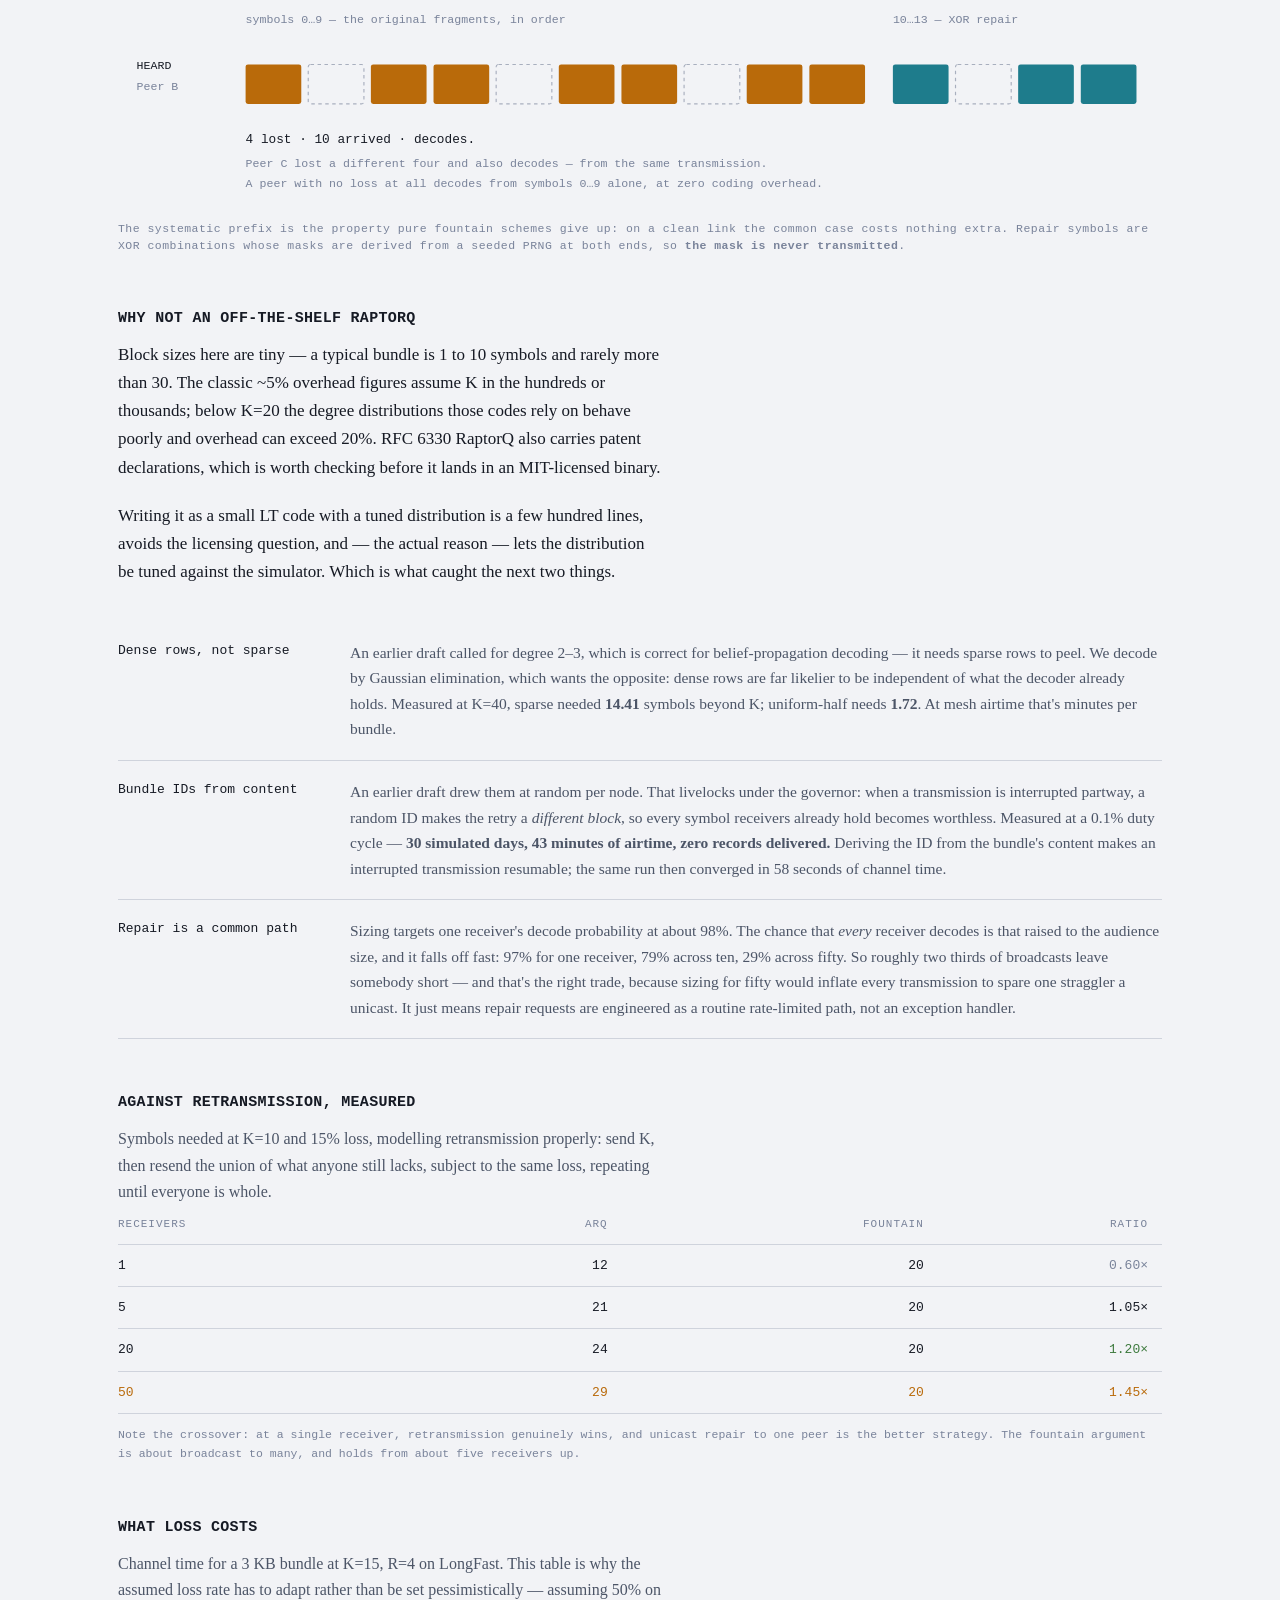
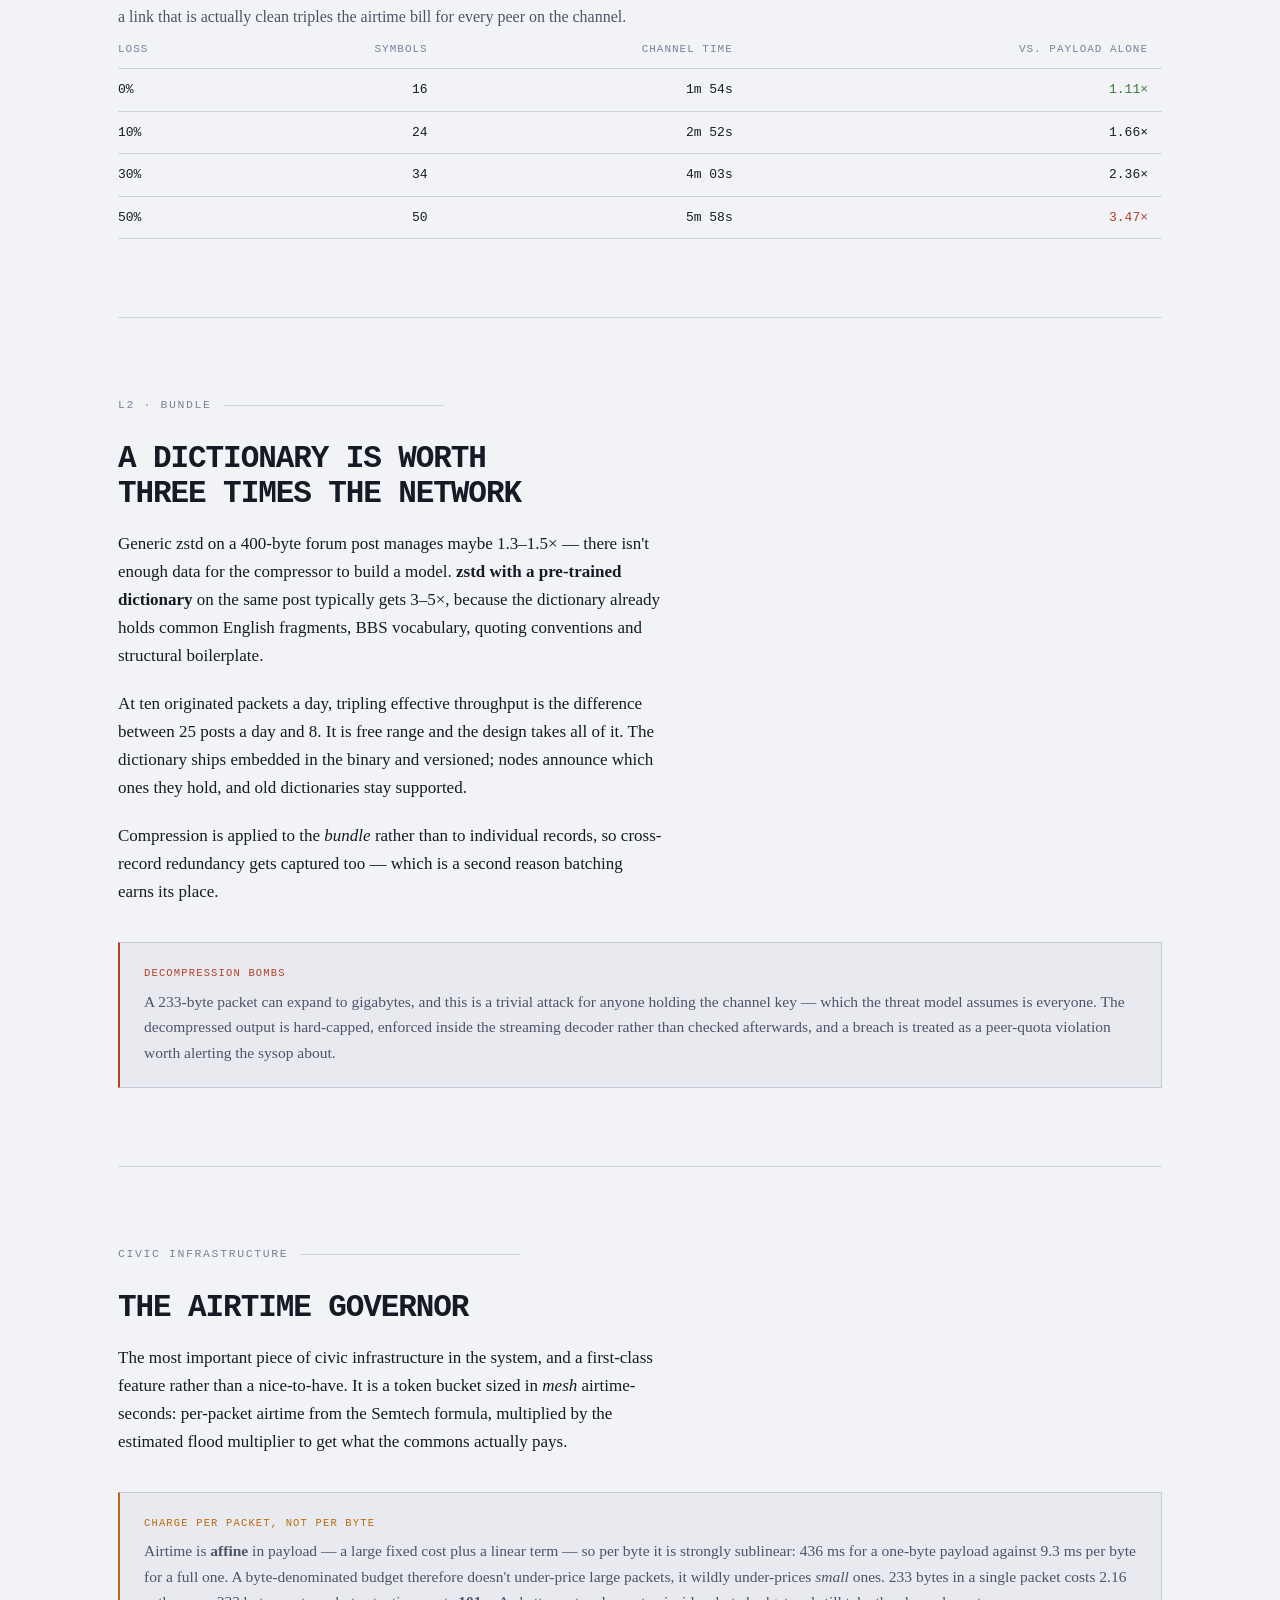
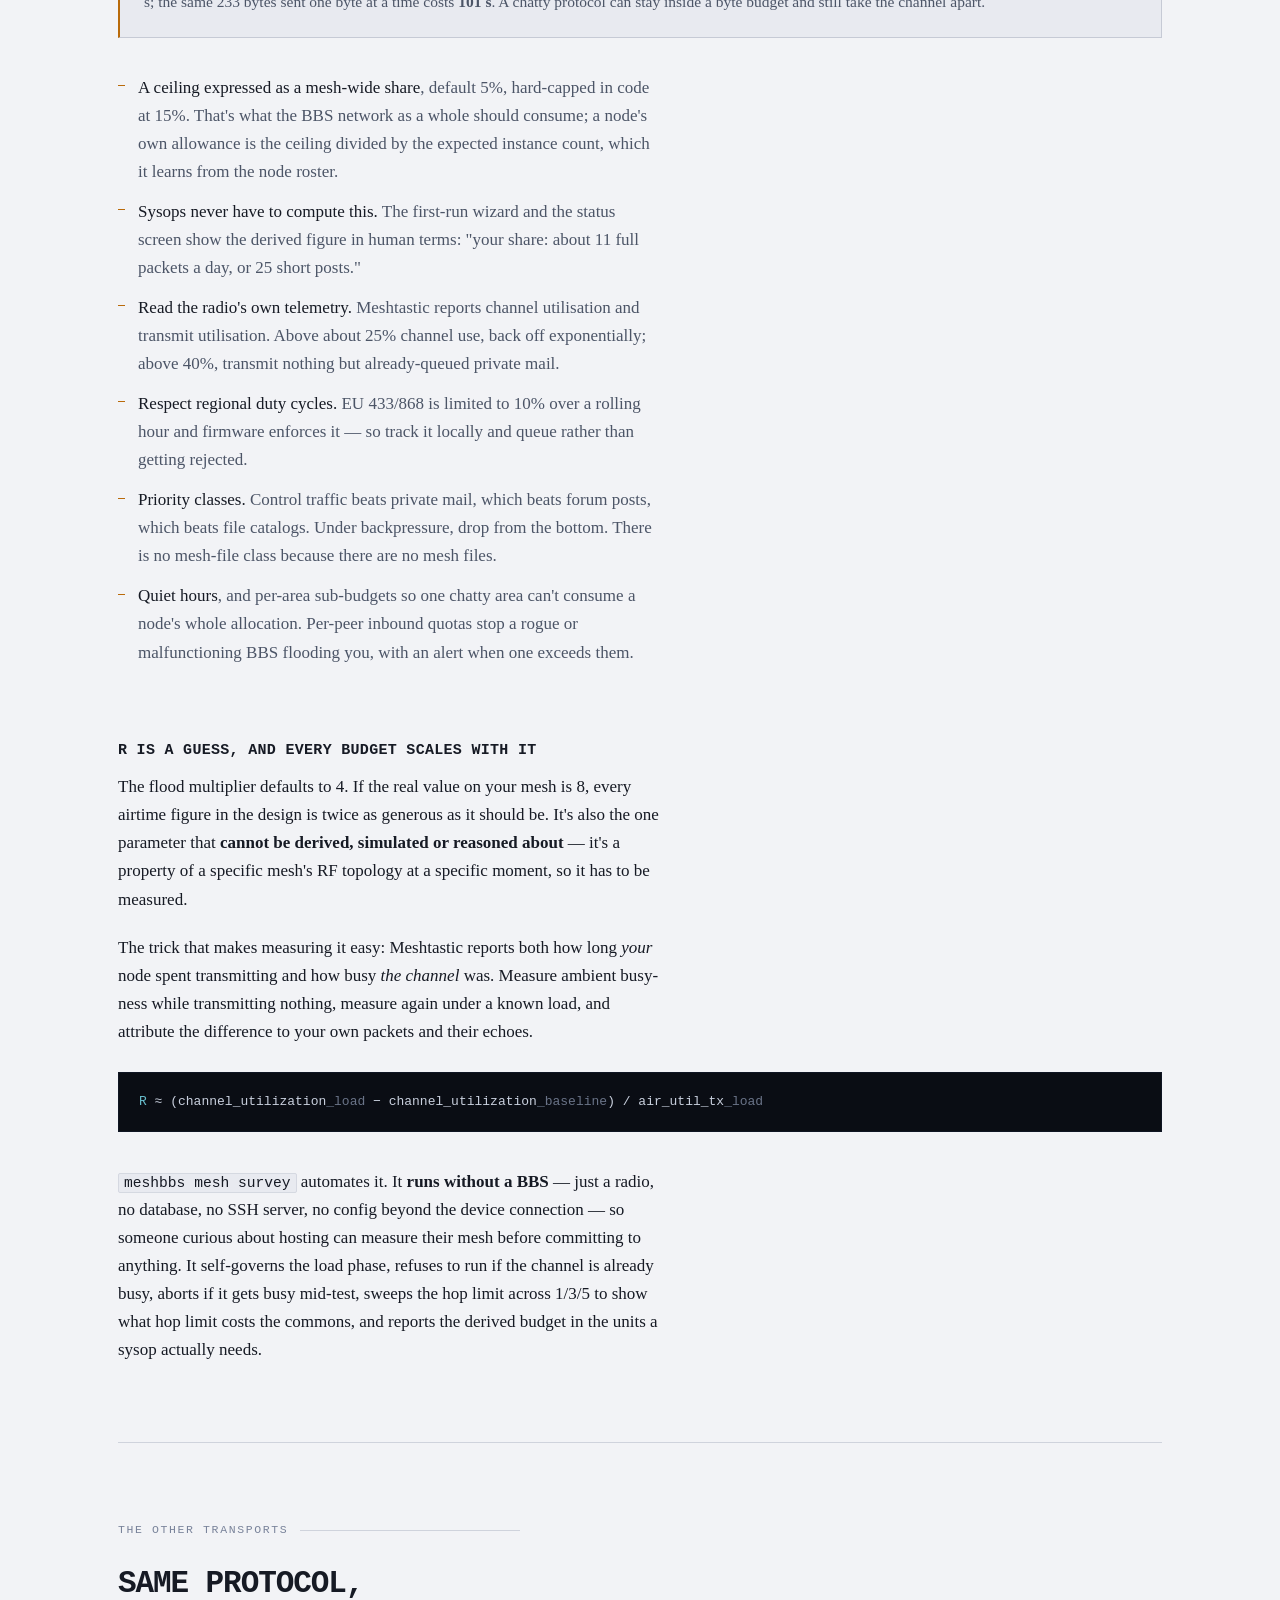
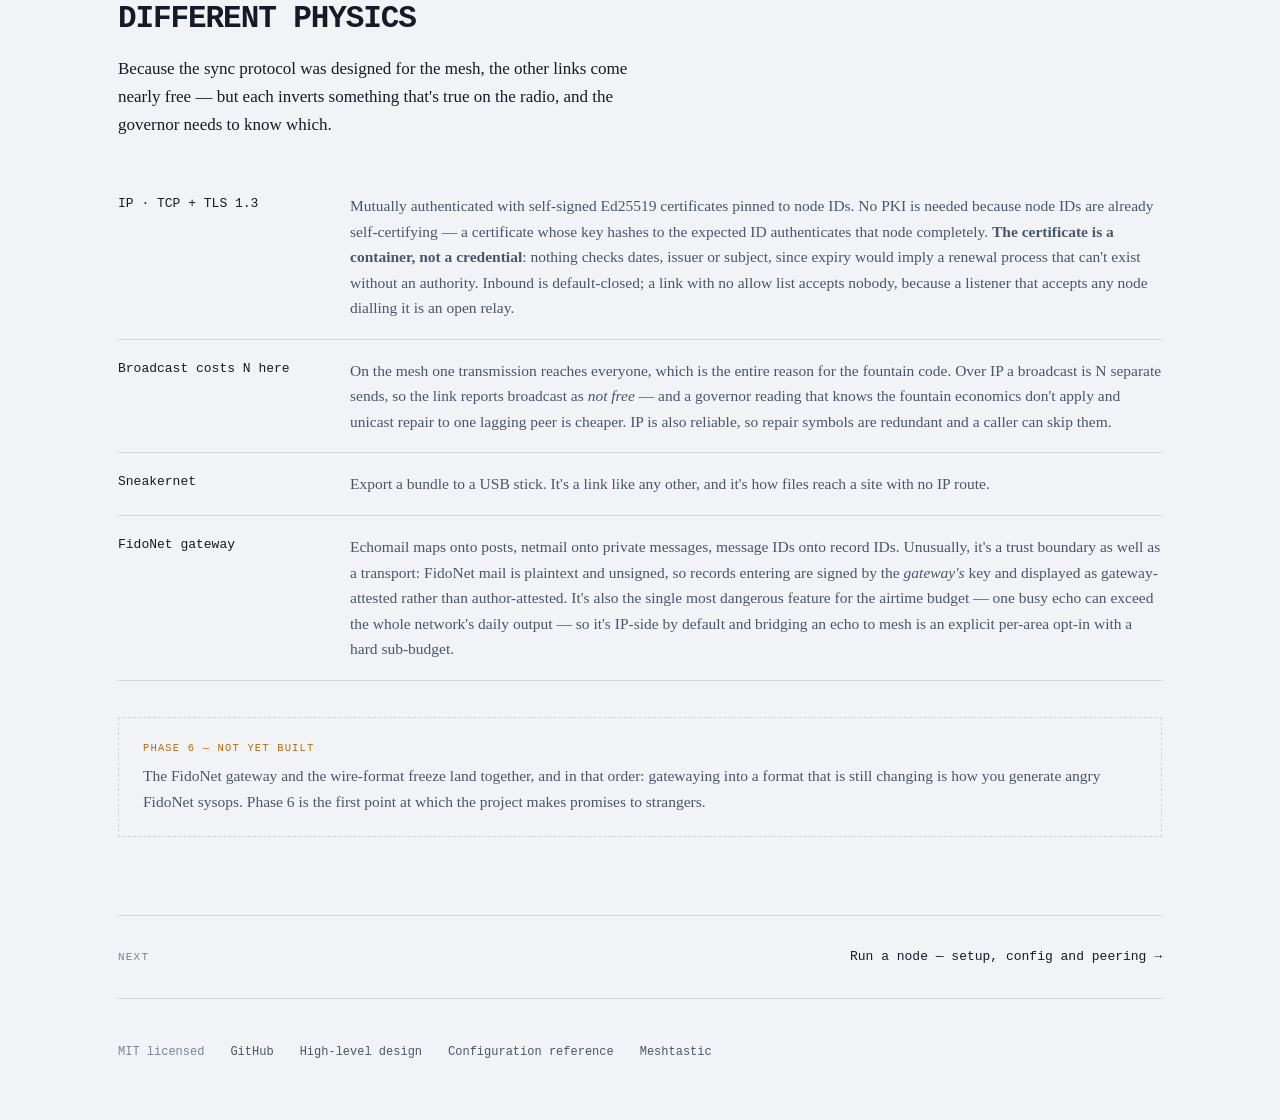
<file: site/protocol.html>
<!DOCTYPE html>
<html lang="en">
<head>
<meta charset="utf-8">
<meta name="viewport" content="width=device-width, initial-scale=1">
<title>Sync &amp; protocol — meshbbs</title>
<meta name="description" content="BSMP, the BBS Sync over Mesh Protocol: an immutable signed record log, version-vector anti-entropy, dictionary compression, fountain coding, and an airtime governor.">
<link rel="stylesheet" href="style.css">
<script src="site.js" defer></script>
</head>
<body>

<nav class="nav">
  <a class="brand" href="index.html">mesh<span>bbs</span></a>
  <a href="concept.html">Concept</a>
  <a href="using.html">Using it</a>
  <a href="protocol.html">Sync &amp; protocol</a>
  <a href="running.html">Run a node</a>
  <a class="gh" href="https://github.com/aghman/meshbbs">GitHub ↗</a>
</nav>

<div class="wrap">

  <header class="pagehead">
    <div class="eyebrow"><b>03</b> Sync &amp; protocol</div>
    <h1>BSMP — five layers, one job each</h1>
    <p class="lede col">
      The BBS Sync over Mesh Protocol. Everything replicable is an immutable signed record in one
      append-only log, and reconciling two instances is a version-vector problem. The whole thing
      is designed against a 233-byte MTU — <strong>design for the mesh and you get IP for
      free</strong>, not the other way round.
    </p>
  </header>

  <div class="toc">
    <span>On this page</span>
    <a href="#log">The record log</a>
    <a href="#stack">The layer stack</a>
    <a href="#gossip">Anti-entropy</a>
    <a href="#fountain">Fountain coding</a>
    <a href="#compress">Compression</a>
    <a href="#governor">The airtime governor</a>
    <a href="#links">Other links</a>
  </div>

  <!-- ─────────────────────────────────────────────────── -->
  <section id="log">
    <div class="eyebrow">L4 · Records</div>
    <div class="col prose">
      <h2>One append-only log</h2>
      <p>
        Everything that replicates — posts, private mail, node metadata, file catalog entries,
        deletions — is an immutable signed record in a single log.
      </p>
    </div>

    <div class="gap-s"></div>

    <div class="term">
      <div class="term-body">
<pre><span class="b">Record</span> {
  <span class="c">id</span>        [16]byte   <span class="d">// BLAKE3(canonical_body)[:16] — DERIVED, NOT TRANSMITTED</span>
  <span class="c">origin</span>    [8]byte    <span class="d">// BLAKE3(node_pubkey)[:8] — HOISTED to a bundle origin table</span>
  <span class="c">seq</span>       varint     <span class="d">// per-origin monotonic sequence</span>
  <span class="c">ts</span>        varint     <span class="d">// delta from the bundle's base timestamp</span>
  <span class="c">type</span>      uint8      <span class="d">// POST, DM, PROFILE, NODE, SUCCESSION, AREA, FILE, …</span>
  <span class="c">area</span>      [4]byte    <span class="d">// truncated hash of area name — HOISTED to bundle header</span>
  <span class="c">parent</span>    [16]byte   <span class="d">// threading, flag-gated so top-level posts don't pay</span>
  <span class="c">body</span>      []byte     <span class="d">// zstd-compressed with a shared dictionary</span>
  <span class="c">sig</span>       [64]byte   <span class="d">// Ed25519 over everything above</span>
}</pre>
      </div>
    </div>

    <div class="gap-m"></div>

    <div class="rows">
      <div class="row">
        <div class="k">The ID is never sent</div>
        <div class="v">It's <code>BLAKE3(canonical_body)[:16]</code>, and the receiver recomputes it
          from fields it already has. An earlier draft put it on the wire — 16 wasted bytes, 7% of
          a packet, per record. Content addressing still gives free deduplication, which matters
          because a flood mesh delivers the same record by several paths; the ID just doesn't need
          transmitting to do that.</div>
      </div>
      <div class="row">
        <div class="k">Origin, area and base timestamp hoist</div>
        <div class="v">Bundles are per-area and usually single-origin, so the 8-byte node ID and
          4-byte area tag are paid once per bundle while records carry a 1-byte index and a small
          delta. This is what makes 8-byte self-certifying IDs <em>cheaper</em> than 4-byte numeric
          addresses at any bundle size of three or more.</div>
      </div>
      <div class="row">
        <div class="k">Immutable, with tombstones</div>
        <div class="v">Forums have no merge conflicts at all. An edit is a new record with a
          supersedes pointer; a delete is a signed tombstone. Whether a BBS honours a remote delete
          is local sysop policy.</div>
      </div>
      <div class="row">
        <div class="k">The node signs, not the user</div>
        <div class="v">A 64-byte signature is 27% of a mesh packet, so dual-signing every post is
          unaffordable. Node-signing means "the instance holding this key vouches that this user
          posted this" — the FidoNet trust model. Private mail is user-signed, where
          non-repudiation actually matters and volume is low.</div>
      </div>
    </div>

    <div class="gap-l"></div>

    <div class="col prose">
      <h3>Three ways to silently break every signature</h3>
      <p style="font-size:16px;color:var(--fg-dim)">
        Found while auditing the test strategy. All three are architectural constraints from day
        zero rather than later hardening — each is cheap to design in and effectively unfixable
        once a network has history.
      </p>
    </div>

    <div class="steps">
      <div class="stepitem">
        <div>
          <h3>Freeze the canonical encoding</h3>
          <p>Verifying a signature means reconstructing the signed bytes exactly. Store records
             decomposed into columns and re-serialize to verify, and any encoder change — a field
             reorder, a varint tweak, a migration — invalidates every historical signature at once.
             The original signed bytes are stored verbatim and verified against; the encoder is a
             frozen artifact with its own version byte and conformance vectors.</p>
        </div>
      </div>
      <div class="stepitem">
        <div>
          <h3>Never range over a map</h3>
          <p>Go randomizes map iteration order deliberately. An encoder that walks a map produces
             different bytes on different runs, hence a different record ID and a signature that
             verifies on the machine that made it and nowhere else. This is the single easiest way
             to introduce a heisenbug that only appears in federation — so it's a lint rule with a
             property test behind it.</p>
        </div>
      </div>
      <div class="stepitem">
        <div>
          <h3>Sequence numbers must never regress</h3>
          <p>The subtle one. Version vectors mean a peer that has seen sequence 500 from you will
             never ask for 450–500 again. Restore a week-old backup, reissue those numbers with
             different content, and the divergence is permanent and <em>silent</em> — no error, no
             conflict, peers simply hold different records under identical coordinates forever. The
             high-water mark is fsynced on every advance, and an incarnation counter in the node
             record tells peers when a regression was detected at startup.</p>
        </div>
      </div>
    </div>
  </section>

  <!-- ─────────────────────────────────────────────────── -->
  <section id="stack">
    <div class="eyebrow">The stack</div>
    <div class="col prose">
      <h2>Five layers</h2>
    </div>

    <div class="gap-s"></div>

    <div class="stack">
      <div class="layer">
        <span class="lv">L4</span>
        <div>
          <div class="ln">Records</div>
          <div class="ld">Immutable, signed, content-addressed. Above.</div>
        </div>
      </div>
      <div class="layer">
        <span class="lv">L3</span>
        <div>
          <div class="ln">Replication</div>
          <div class="ld">Version vectors, anti-entropy digests, delta requests.</div>
        </div>
      </div>
      <div class="layer">
        <span class="lv">L2</span>
        <div>
          <div class="ln">Bundle</div>
          <div class="ld">N records framed together and zstd-compressed with a trained dictionary.</div>
        </div>
      </div>
      <div class="layer">
        <span class="lv">L1</span>
        <div>
          <div class="ln">Coding</div>
          <div class="ld">Bundle split into ≤225-byte symbols: a systematic prefix plus fountain
            repair symbols.</div>
        </div>
      </div>
      <div class="layer">
        <span class="lv">L0</span>
        <div>
          <div class="ln">Datagram</div>
          <div class="ld">A Meshtastic MeshPacket on a dedicated channel, currently on the private
            port number. A registered allocation gets requested once the wire format is frozen —
            registering a port is a public commitment to a stable format, so it comes after the
            format survives real radios, not before.</div>
        </div>
      </div>
    </div>

    <div class="gap-m"></div>

    <div class="note">
      <span class="tag">Two load-bearing abstractions</span>
      <p>
        <strong>Link</strong> is the federation transport. Meshtastic is just one kind: a datagram
        link with a 233-byte MTU, 108 B/s, high loss and multi-minute latency. IP is another with a
        1400-byte MTU and megabytes per second. Sneakernet — export a bundle to a USB stick — is a
        third, and the FidoNet gateway a fourth, with the unusual property of being a trust
        boundary as well as a transport.
      </p>
      <p>
        <strong>Transport</strong> is how we reach the local radio. Serial and TCP speak the same
        protobuf stream, so it's a thin layer over a four-byte frame header.
      </p>
    </div>
  </section>

  <!-- ─────────────────────────────────────────────────── -->
  <section id="gossip">
    <div class="eyebrow">L3 · Replication</div>
    <div class="col prose">
      <h2>The safety net should be idle</h2>
      <p>
        For each area a node tracks the highest contiguous sequence it holds from every origin. At
        fifty instances that's 500 bytes per area — three mesh packets — and across ten federated
        areas, 5 KB. Fine to hold, impossible to broadcast routinely.
      </p>
      <p>
        An early draft proposed a digest broadcast every 15–30 minutes. At fifty instances that is
        fatal:
      </p>
    </div>

    <div class="gap-s"></div>

    <div class="tablewrap">
      <table>
        <thead><tr><th>Instances</th><th>Digest interval</th><th>Mesh airtime consumed</th></tr></thead>
        <tbody>
          <tr><td>5</td><td>30 min</td><td>1.1%</td></tr>
          <tr><td>20</td><td>30 min</td><td>4.5%</td></tr>
          <tr class="mark"><td>50</td><td>30 min</td><td>11.2%</td></tr>
          <tr><td>50</td><td>120 min</td><td>2.8%</td></tr>
        </tbody>
      </table>
      <p class="tnote">
        11% of the channel for control traffic carrying no content — more than the entire 5% budget,
        before a single post is sent.
      </p>
    </div>

    <div class="gap-l"></div>

    <div class="col prose">
      <h3>Five mitigations, all required</h3>
    </div>

    <ul class="plain col">
      <li><strong>Digests never carry full vectors.</strong> Per area, a digest carries an area tag,
        a rolling hash and a count — ten bytes. Ten areas is one packet. Full vectors are exchanged
        unicast, on demand, only once a hash mismatch proves divergence.</li>
      <li><strong>The interval scales with peer count</strong>, clamped so control traffic stays
        under a configured share of the budget. At fifty nodes that lands around five hours. The
        clamp is derived from bytes, airtime and the flood multiplier rather than chosen, so it's
        the number to reason about.</li>
      <li><strong>Digests piggyback</strong> on any bundle already in flight, so a node with normal
        traffic almost never sends a standalone one. The standalone digest is genuinely just the
        idle-node heartbeat.</li>
      <li><strong>Suppression.</strong> Hear a digest from a peer whose hashes match yours across
        every shared area, and skip your own — it would carry no information.</li>
      <li><strong>Reply suppression.</strong> One broadcast digest heard by fifty peers who are all
        behind produces fifty simultaneous unicast requests to one node — the digest storm wearing
        a different hat, and the reply is bigger than the digest that triggered it. So a peer waits
        a random fraction of a window before asking and drops its request entirely if the answer
        arrives first. Because responses are broadcast, the first peer to ask answers everyone.</li>
    </ul>

    <div class="gap-l"></div>

    <figure>
      <svg viewBox="0 0 900 360" role="img"
           aria-label="Two paths through the gossip cycle. The primary path: new local posts are batched for 15 to 30 minutes, bundled with a piggybacked digest, broadcast once, and reach every peer. The safety-net path, used almost never: an idle node sends a digest heartbeat, a peer notices a rolling-hash mismatch, unicasts a delta request, and the holder broadcasts the missing bundle.">
        <text class="dgm-tb" x="16" y="26">PRIMARY PATH — opportunistic push</text>
        <text class="dgm-td" x="16" y="44">This is how content actually propagates.</text>

        <g class="dgm-node">
          <rect x="16"  y="62" width="126" height="56" rx="2"/>
          <rect x="182" y="62" width="126" height="56" rx="2"/>
          <rect x="348" y="62" width="142" height="56" rx="2"/>
          <rect x="530" y="62" width="126" height="56" rx="2"/>
          <rect x="696" y="62" width="126" height="56" rx="2"/>
        </g>
        <g class="dgm-t" text-anchor="middle">
          <text x="79"  y="86">New local</text><text x="79"  y="101">posts</text>
          <text x="245" y="86">Batch</text><text x="245" y="101">15–30 min</text>
          <text x="419" y="86">Bundle +</text><text x="419" y="101">digest</text>
          <text x="593" y="86">Broadcast</text><text x="593" y="101">once</text>
          <text x="759" y="86">Every</text><text x="759" y="101">peer</text>
        </g>
        <g class="dgm-lineb" stroke-width="1.5">
          <path d="M146 90 L176 90"/><path d="M170 85 L178 90 L170 95" fill="none"/>
          <path d="M312 90 L342 90"/><path d="M336 85 L344 90 L336 95" fill="none"/>
          <path d="M494 90 L524 90"/><path d="M518 85 L526 90 L518 95" fill="none"/>
          <path d="M660 90 L690 90"/><path d="M684 85 L692 90 L684 95" fill="none"/>
        </g>

        <line class="dgm-line" x1="16" y1="158" x2="884" y2="158" stroke-dasharray="3 4"/>

        <text class="dgm-td" x="16" y="196" style="letter-spacing:.1em">SAFETY NET — anti-entropy</text>
        <text class="dgm-td" x="16" y="214">Almost never used. On a converged mesh it is silent.</text>

        <g class="dgm-node" opacity="0.75">
          <rect x="16"  y="232" width="126" height="56" rx="2"/>
          <rect x="182" y="232" width="126" height="56" rx="2"/>
          <rect x="348" y="232" width="142" height="56" rx="2"/>
          <rect x="530" y="232" width="126" height="56" rx="2"/>
          <rect x="696" y="232" width="126" height="56" rx="2"/>
        </g>
        <g class="dgm-td" text-anchor="middle">
          <text x="79"  y="256">Idle, heard</text><text x="79"  y="271">nothing</text>
          <text x="245" y="256">Digest beat</text><text x="245" y="271">~5 h at N=50</text>
          <text x="419" y="256">Peer sees hash</text><text x="419" y="271">mismatch</text>
          <text x="593" y="256">Delta request</text><text x="593" y="271">unicast</text>
          <text x="759" y="256">Bundle push</text><text x="759" y="271">broadcast</text>
        </g>
        <g class="dgm-lined" stroke-width="1" stroke-dasharray="3 3">
          <path d="M146 260 L178 260"/>
          <path d="M312 260 L344 260"/>
          <path d="M494 260 L526 260"/>
          <path d="M660 260 L692 260"/>
        </g>

        <text class="dgm-td" x="16" y="330">Measured over 50 instances: 13 standalone digests all told,</text>
        <text class="dgm-td" x="16" y="346">224 beats suppressed (95%), and exactly 1 vector request.</text>
      </svg>
      <figcaption>
        Content propagates by opportunistic push. Anti-entropy is a safety net, not the delivery
        path — which is why a multi-hour heartbeat is not alarming. What the interval bounds is how
        long a node that has been silent <em>and</em> has heard nothing waits before announcing
        itself.
      </figcaption>
    </figure>

    <div class="gap-l"></div>

    <div class="col prose">
      <h3>What it measures out at</h3>
      <p style="font-size:16px;color:var(--fg-dim)">
        Fifty instances on a simulated LongFast mesh at 15% loss, ten of them publishing, R = 4.
      </p>
    </div>

    <div class="tablewrap">
      <table>
        <tbody>
          <tr><td>Time to full convergence</td><td>3 h 20 m</td></tr>
          <tr class="mark"><td>Channel utilisation</td><td>2.3% &nbsp;<span style="color:var(--fg-faint)">(budget: 5%)</span></td></tr>
          <tr><td>Standalone digests, whole mesh</td><td>13</td></tr>
          <tr><td>Digest beats suppressed</td><td>224 — 95%</td></tr>
          <tr><td>Vector requests needed</td><td>1</td></tr>
        </tbody>
      </table>
    </div>

    <div class="gap-m"></div>

    <div class="col prose">
      <p>
        A node offline for a week comes back, broadcasts a digest with stale hashes, and peers
        backfill it. There is no session, no handshake, and no state machine that can wedge — which
        is exactly why anti-entropy beats a FidoNet-style polling session here. Mesh links are far
        too flaky for sessions.
      </p>
    </div>

    <div class="gap-m"></div>

    <div class="note">
      <span class="tag">The number to design around</span>
      <p>
        Against the 5% federation budget, the whole network can publish about <strong>six records
        an hour</strong> — roughly 144 a day shared across every instance and every area. Note the
        1.39% floor at one record per hour: anti-entropy and per-record framing cost something even
        when almost nothing is being said. This is also why batching isn't optional; those figures
        are for one record per bundle, and amortising framing is what moves the ceiling.
      </p>
    </div>
  </section>

  <!-- ─────────────────────────────────────────────────── -->
  <section id="fountain">
    <div class="eyebrow">L1 · Coding</div>
    <div class="col prose">
      <h2>Erasure coding, not retransmission</h2>
      <p>
        The reasoning is broadcast asymmetry. A mesh broadcast reaches every listening BBS at once,
        and each one misses a <em>different</em> random subset. Under retransmission, N receivers
        send N different negative acknowledgements and the sender retransmits the union — cost
        grows with peer count, which at fifty peers is exactly the wrong scaling.
      </p>
      <p>
        Under a fountain code the sender emits encoded symbols and each receiver decodes as soon as
        it has collected enough of them. One transmission serves everyone and there is no
        acknowledgement traffic at all. On a link where a retransmit round-trip costs minutes,
        removing the round-trip entirely is worth more than the coding overhead.
      </p>
    </div>

    <div class="gap-l"></div>

    <figure>
      <svg viewBox="0 0 900 250" role="img"
           aria-label="A bundle sent as fourteen symbols. Symbols zero through nine are the original fragments sent in order; symbols ten through thirteen are XOR repair symbols. A peer that loses four of them still holds ten and decodes the bundle.">
        <text class="dgm-tb" x="16" y="22">SENT ONCE, TO EVERYONE</text>

        <g>
          <rect class="dgm-hot" x="110" y="38" width="48" height="34" rx="2"/>
          <rect class="dgm-hot" x="164" y="38" width="48" height="34" rx="2"/>
          <rect class="dgm-hot" x="218" y="38" width="48" height="34" rx="2"/>
          <rect class="dgm-hot" x="272" y="38" width="48" height="34" rx="2"/>
          <rect class="dgm-hot" x="326" y="38" width="48" height="34" rx="2"/>
          <rect class="dgm-hot" x="380" y="38" width="48" height="34" rx="2"/>
          <rect class="dgm-hot" x="434" y="38" width="48" height="34" rx="2"/>
          <rect class="dgm-hot" x="488" y="38" width="48" height="34" rx="2"/>
          <rect class="dgm-hot" x="542" y="38" width="48" height="34" rx="2"/>
          <rect class="dgm-hot" x="596" y="38" width="48" height="34" rx="2"/>
          <g class="dgm-node" stroke-dasharray="3 2">
            <rect x="668" y="38" width="48" height="34" rx="2"/>
            <rect x="722" y="38" width="48" height="34" rx="2"/>
            <rect x="776" y="38" width="48" height="34" rx="2"/>
            <rect x="830" y="38" width="48" height="34" rx="2"/>
          </g>
        </g>
        <text class="dgm-td" x="16" y="60">Sender</text>
        <text class="dgm-td" x="110" y="92">symbols 0…9 — the original fragments, in order</text>
        <text class="dgm-td" x="668" y="92">10…13 — XOR repair</text>

        <text class="dgm-td" x="16" y="150">Peer B</text>
        <text class="dgm-t"  x="16" y="132" style="font-size:10px">HEARD</text>
        <g>
          <rect class="dgm-hot" x="110" y="128" width="48" height="34" rx="2"/>
          <rect class="dgm-miss" x="164" y="128" width="48" height="34" rx="2"/>
          <rect class="dgm-hot" x="218" y="128" width="48" height="34" rx="2"/>
          <rect class="dgm-hot" x="272" y="128" width="48" height="34" rx="2"/>
          <rect class="dgm-miss" x="326" y="128" width="48" height="34" rx="2"/>
          <rect class="dgm-hot" x="380" y="128" width="48" height="34" rx="2"/>
          <rect class="dgm-hot" x="434" y="128" width="48" height="34" rx="2"/>
          <rect class="dgm-miss" x="488" y="128" width="48" height="34" rx="2"/>
          <rect class="dgm-hot" x="542" y="128" width="48" height="34" rx="2"/>
          <rect class="dgm-hot" x="596" y="128" width="48" height="34" rx="2"/>
          <rect class="dgm-cool" x="668" y="128" width="48" height="34" rx="2"/>
          <rect class="dgm-miss" x="722" y="128" width="48" height="34" rx="2"/>
          <rect class="dgm-cool" x="776" y="128" width="48" height="34" rx="2"/>
          <rect class="dgm-cool" x="830" y="128" width="48" height="34" rx="2"/>
        </g>

        <text class="dgm-t" x="110" y="196">4 lost · 10 arrived · decodes.</text>
        <text class="dgm-td" x="110" y="216">Peer C lost a different four and also decodes — from the same transmission.</text>
        <text class="dgm-td" x="110" y="234">A peer with no loss at all decodes from symbols 0…9 alone, at zero coding overhead.</text>
      </svg>
      <figcaption>
        The systematic prefix is the property pure fountain schemes give up: on a clean link the
        common case costs nothing extra. Repair symbols are XOR combinations whose masks are
        derived from a seeded PRNG at both ends, so <strong>the mask is never transmitted</strong>.
      </figcaption>
    </figure>

    <div class="gap-l"></div>

    <div class="col prose">
      <h3>Why not an off-the-shelf RaptorQ</h3>
      <p>
        Block sizes here are tiny — a typical bundle is 1 to 10 symbols and rarely more than 30.
        The classic ~5% overhead figures assume K in the hundreds or thousands; below K=20 the
        degree distributions those codes rely on behave poorly and overhead can exceed 20%. RFC
        6330 RaptorQ also carries patent declarations, which is worth checking before it lands in
        an MIT-licensed binary.
      </p>
      <p>
        Writing it as a small LT code with a tuned distribution is a few hundred lines, avoids the
        licensing question, and — the actual reason — lets the distribution be tuned against the
        simulator. Which is what caught the next two things.
      </p>
    </div>

    <div class="gap-m"></div>

    <div class="rows">
      <div class="row">
        <div class="k">Dense rows, not sparse</div>
        <div class="v">An earlier draft called for degree 2–3, which is correct for
          belief-propagation decoding — it needs sparse rows to peel. We decode by Gaussian
          elimination, which wants the opposite: dense rows are far likelier to be independent of
          what the decoder already holds. Measured at K=40, sparse needed <strong>14.41</strong>
          symbols beyond K; uniform-half needs <strong>1.72</strong>. At mesh airtime that's
          minutes per bundle.</div>
      </div>
      <div class="row">
        <div class="k">Bundle IDs from content</div>
        <div class="v">An earlier draft drew them at random per node. That livelocks under the
          governor: when a transmission is interrupted partway, a random ID makes the retry a
          <em>different block</em>, so every symbol receivers already hold becomes worthless.
          Measured at a 0.1% duty cycle — <strong>30 simulated days, 43 minutes of airtime, zero
          records delivered.</strong> Deriving the ID from the bundle's content makes an
          interrupted transmission resumable; the same run then converged in 58 seconds of channel
          time.</div>
      </div>
      <div class="row">
        <div class="k">Repair is a common path</div>
        <div class="v">Sizing targets one receiver's decode probability at about 98%. The chance
          that <em>every</em> receiver decodes is that raised to the audience size, and it falls
          off fast: 97% for one receiver, 79% across ten, 29% across fifty. So roughly two thirds
          of broadcasts leave somebody short — and that's the right trade, because sizing for fifty
          would inflate every transmission to spare one straggler a unicast. It just means repair
          requests are engineered as a routine rate-limited path, not an exception handler.</div>
      </div>
    </div>

    <div class="gap-l"></div>

    <div class="col prose">
      <h3>Against retransmission, measured</h3>
      <p style="font-size:16px;color:var(--fg-dim)">
        Symbols needed at K=10 and 15% loss, modelling retransmission properly: send K, then resend
        the union of what anyone still lacks, subject to the same loss, repeating until everyone is
        whole.
      </p>
    </div>

    <div class="tablewrap">
      <table>
        <thead><tr><th>Receivers</th><th>ARQ</th><th>Fountain</th><th>Ratio</th></tr></thead>
        <tbody>
          <tr><td>1</td><td>12</td><td>20</td><td class="bad">0.60×</td></tr>
          <tr><td>5</td><td>21</td><td>20</td><td>1.05×</td></tr>
          <tr><td>20</td><td>24</td><td>20</td><td class="good">1.20×</td></tr>
          <tr class="mark"><td>50</td><td>29</td><td>20</td><td>1.45×</td></tr>
        </tbody>
      </table>
      <p class="tnote">
        Note the crossover: at a single receiver, retransmission genuinely wins, and unicast repair
        to one peer is the better strategy. The fountain argument is about broadcast to many, and
        holds from about five receivers up.
      </p>
    </div>

    <div class="gap-l"></div>

    <div class="col prose">
      <h3>What loss costs</h3>
      <p style="font-size:16px;color:var(--fg-dim)">
        Channel time for a 3 KB bundle at K=15, R=4 on LongFast. This table is why the assumed loss
        rate has to adapt rather than be set pessimistically — assuming 50% on a link that is
        actually clean triples the airtime bill for every peer on the channel.
      </p>
    </div>

    <div class="tablewrap">
      <table>
        <thead><tr><th>Loss</th><th>Symbols</th><th>Channel time</th><th>vs. payload alone</th></tr></thead>
        <tbody>
          <tr><td>0%</td><td>16</td><td>1m 54s</td><td class="good">1.11×</td></tr>
          <tr><td>10%</td><td>24</td><td>2m 52s</td><td>1.66×</td></tr>
          <tr><td>30%</td><td>34</td><td>4m 03s</td><td>2.36×</td></tr>
          <tr><td>50%</td><td>50</td><td>5m 58s</td><td class="warn">3.47×</td></tr>
        </tbody>
      </table>
    </div>
  </section>

  <!-- ─────────────────────────────────────────────────── -->
  <section id="compress">
    <div class="eyebrow">L2 · Bundle</div>
    <div class="col prose">
      <h2>A dictionary is worth three times the network</h2>
      <p>
        Generic zstd on a 400-byte forum post manages maybe 1.3–1.5× — there isn't enough data for
        the compressor to build a model. <strong>zstd with a pre-trained dictionary</strong> on the
        same post typically gets 3–5×, because the dictionary already holds common English
        fragments, BBS vocabulary, quoting conventions and structural boilerplate.
      </p>
      <p>
        At ten originated packets a day, tripling effective throughput is the difference between 25
        posts a day and 8. It is free range and the design takes all of it. The dictionary ships
        embedded in the binary and versioned; nodes announce which ones they hold, and old
        dictionaries stay supported.
      </p>
      <p>
        Compression is applied to the <em>bundle</em> rather than to individual records, so
        cross-record redundancy gets captured too — which is a second reason batching earns its
        place.
      </p>
    </div>

    <div class="gap-m"></div>

    <div class="note warn">
      <span class="tag">Decompression bombs</span>
      <p>
        A 233-byte packet can expand to gigabytes, and this is a trivial attack for anyone holding
        the channel key — which the threat model assumes is everyone. The decompressed output is
        hard-capped, enforced inside the streaming decoder rather than checked afterwards, and a
        breach is treated as a peer-quota violation worth alerting the sysop about.
      </p>
    </div>
  </section>

  <!-- ─────────────────────────────────────────────────── -->
  <section id="governor">
    <div class="eyebrow">Civic infrastructure</div>
    <div class="col prose">
      <h2>The airtime governor</h2>
      <p>
        The most important piece of civic infrastructure in the system, and a first-class feature
        rather than a nice-to-have. It is a token bucket sized in <em>mesh</em> airtime-seconds:
        per-packet airtime from the Semtech formula, multiplied by the estimated flood multiplier
        to get what the commons actually pays.
      </p>
    </div>

    <div class="gap-m"></div>

    <div class="note">
      <span class="tag">Charge per packet, not per byte</span>
      <p>
        Airtime is <strong>affine</strong> in payload — a large fixed cost plus a linear term — so
        per byte it is strongly sublinear: 436 ms for a one-byte payload against 9.3 ms per byte
        for a full one. A byte-denominated budget therefore doesn't under-price large packets, it
        wildly under-prices <em>small</em> ones. 233 bytes in a single packet costs 2.16 s; the
        same 233 bytes sent one byte at a time costs <strong>101 s</strong>. A chatty protocol can
        stay inside a byte budget and still take the channel apart.
      </p>
    </div>

    <div class="gap-m"></div>

    <ul class="plain col">
      <li><strong>A ceiling expressed as a mesh-wide share</strong>, default 5%, hard-capped in code
        at 15%. That's what the BBS network as a whole should consume; a node's own allowance is the
        ceiling divided by the expected instance count, which it learns from the node roster.</li>
      <li><strong>Sysops never have to compute this.</strong> The first-run wizard and the status
        screen show the derived figure in human terms: "your share: about 11 full packets a day, or
        25 short posts."</li>
      <li><strong>Read the radio's own telemetry.</strong> Meshtastic reports channel utilisation
        and transmit utilisation. Above about 25% channel use, back off exponentially; above 40%,
        transmit nothing but already-queued private mail.</li>
      <li><strong>Respect regional duty cycles.</strong> EU 433/868 is limited to 10% over a rolling
        hour and firmware enforces it — so track it locally and queue rather than getting
        rejected.</li>
      <li><strong>Priority classes.</strong> Control traffic beats private mail, which beats forum
        posts, which beats file catalogs. Under backpressure, drop from the bottom. There is no
        mesh-file class because there are no mesh files.</li>
      <li><strong>Quiet hours</strong>, and per-area sub-budgets so one chatty area can't consume a
        node's whole allocation. Per-peer inbound quotas stop a rogue or malfunctioning BBS
        flooding you, with an alert when one exceeds them.</li>
    </ul>

    <div class="gap-l"></div>

    <div class="col prose">
      <h3>R is a guess, and every budget scales with it</h3>
      <p>
        The flood multiplier defaults to 4. If the real value on your mesh is 8, every airtime
        figure in the design is twice as generous as it should be. It's also the one parameter that
        <strong>cannot be derived, simulated or reasoned about</strong> — it's a property of a
        specific mesh's RF topology at a specific moment, so it has to be measured.
      </p>
      <p>
        The trick that makes measuring it easy: Meshtastic reports both how long <em>your</em> node
        spent transmitting and how busy <em>the channel</em> was. Measure ambient busy-ness while
        transmitting nothing, measure again under a known load, and attribute the difference to
        your own packets and their echoes.
      </p>
    </div>

    <div class="gap-s"></div>

    <div class="term">
      <div class="term-body">
<pre><span class="b">R</span> ≈ (channel_utilization<span class="d">_load</span> − channel_utilization<span class="d">_baseline</span>) / air_util_tx<span class="d">_load</span></pre>
      </div>
    </div>

    <div class="gap-m"></div>

    <div class="col prose">
      <p>
        <code>meshbbs mesh survey</code> automates it. It <strong>runs without a BBS</strong> —
        just a radio, no database, no SSH server, no config beyond the device connection — so
        someone curious about hosting can measure their mesh before committing to anything. It
        self-governs the load phase, refuses to run if the channel is already busy, aborts if it
        gets busy mid-test, sweeps the hop limit across 1/3/5 to show what hop limit costs the
        commons, and reports the derived budget in the units a sysop actually needs.
      </p>
    </div>
  </section>

  <!-- ─────────────────────────────────────────────────── -->
  <section id="links">
    <div class="eyebrow">The other transports</div>
    <div class="col prose">
      <h2>Same protocol, different physics</h2>
      <p>
        Because the sync protocol was designed for the mesh, the other links come nearly free — but
        each inverts something that's true on the radio, and the governor needs to know which.
      </p>
    </div>

    <div class="gap-m"></div>

    <div class="rows">
      <div class="row">
        <div class="k">IP · TCP + TLS 1.3</div>
        <div class="v">Mutually authenticated with self-signed Ed25519 certificates pinned to node
          IDs. No PKI is needed because node IDs are already self-certifying — a certificate whose
          key hashes to the expected ID authenticates that node completely. <strong>The certificate
          is a container, not a credential</strong>: nothing checks dates, issuer or subject, since
          expiry would imply a renewal process that can't exist without an authority. Inbound is
          default-closed; a link with no allow list accepts nobody, because a listener that accepts
          any node dialling it is an open relay.</div>
      </div>
      <div class="row">
        <div class="k">Broadcast costs N here</div>
        <div class="v">On the mesh one transmission reaches everyone, which is the entire reason for
          the fountain code. Over IP a broadcast is N separate sends, so the link reports
          broadcast as <em>not free</em> — and a governor reading that knows the fountain economics
          don't apply and unicast repair to one lagging peer is cheaper. IP is also reliable, so
          repair symbols are redundant and a caller can skip them.</div>
      </div>
      <div class="row">
        <div class="k">Sneakernet</div>
        <div class="v">Export a bundle to a USB stick. It's a link like any other, and it's how
          files reach a site with no IP route.</div>
      </div>
      <div class="row">
        <div class="k">FidoNet gateway</div>
        <div class="v">Echomail maps onto posts, netmail onto private messages, message IDs onto
          record IDs. Unusually, it's a trust boundary as well as a transport: FidoNet mail is
          plaintext and unsigned, so records entering are signed by the <em>gateway's</em> key and
          displayed as gateway-attested rather than author-attested. It's also the single most
          dangerous feature for the airtime budget — one busy echo can exceed the whole network's
          daily output — so it's IP-side by default and bridging an echo to mesh is an explicit
          per-area opt-in with a hard sub-budget.</div>
      </div>
    </div>

    <div class="gap-m"></div>

    <div class="planned">
      <span class="tag">Phase 6 — not yet built</span>
      <p>
        The FidoNet gateway and the wire-format freeze land together, and in that order: gatewaying
        into a format that is still changing is how you generate angry FidoNet sysops. Phase 6 is
        the first point at which the project makes promises to strangers.
      </p>
    </div>
  </section>

  <a class="next" href="running.html">
    <span class="nk">Next</span>
    <span class="nt">Run a node — setup, config and peering →</span>
  </a>

  <footer>
    <span>MIT licensed</span>
    <a href="https://github.com/aghman/meshbbs">GitHub</a>
    <a href="https://github.com/aghman/meshbbs/blob/main/docs/design.md">High-level design</a>
    <a href="config-reference.html">Configuration reference</a>
    <a href="https://meshtastic.org">Meshtastic</a>
  </footer>
</div>

</body>
</html>
</file>
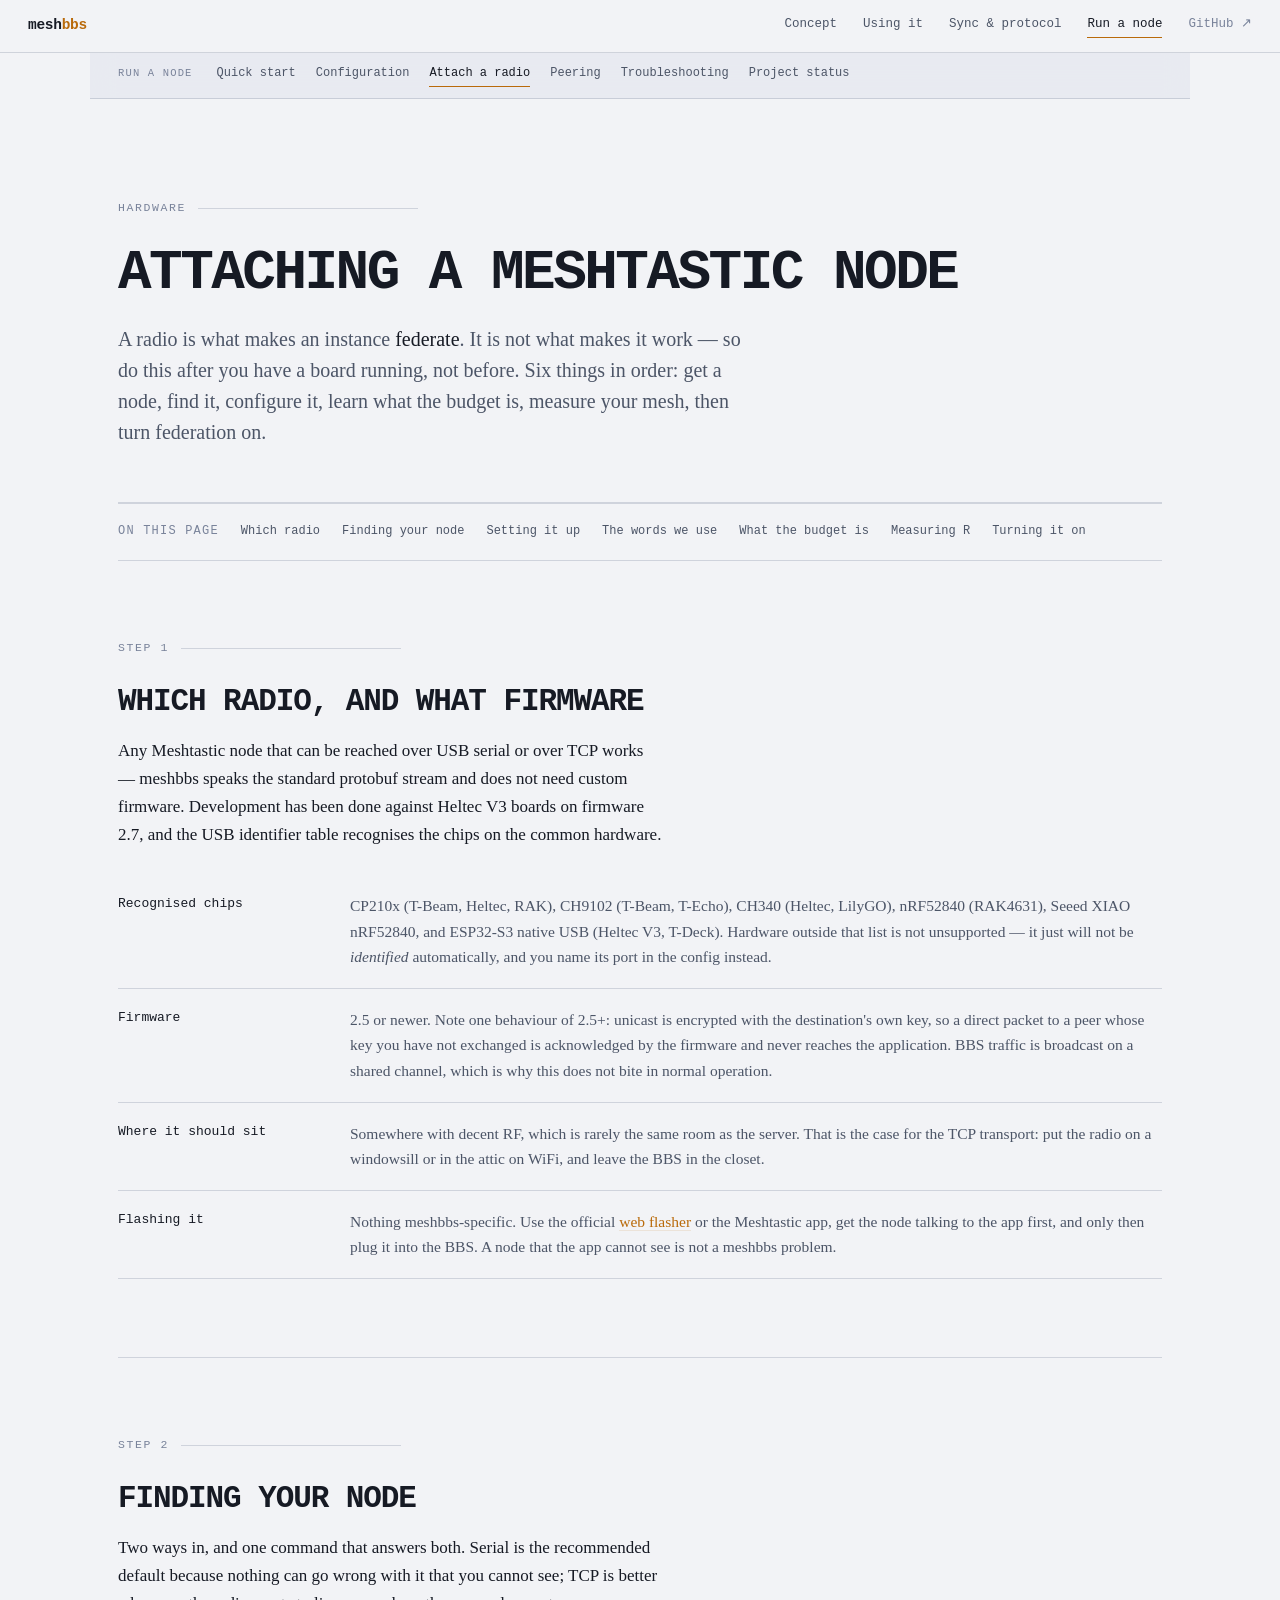
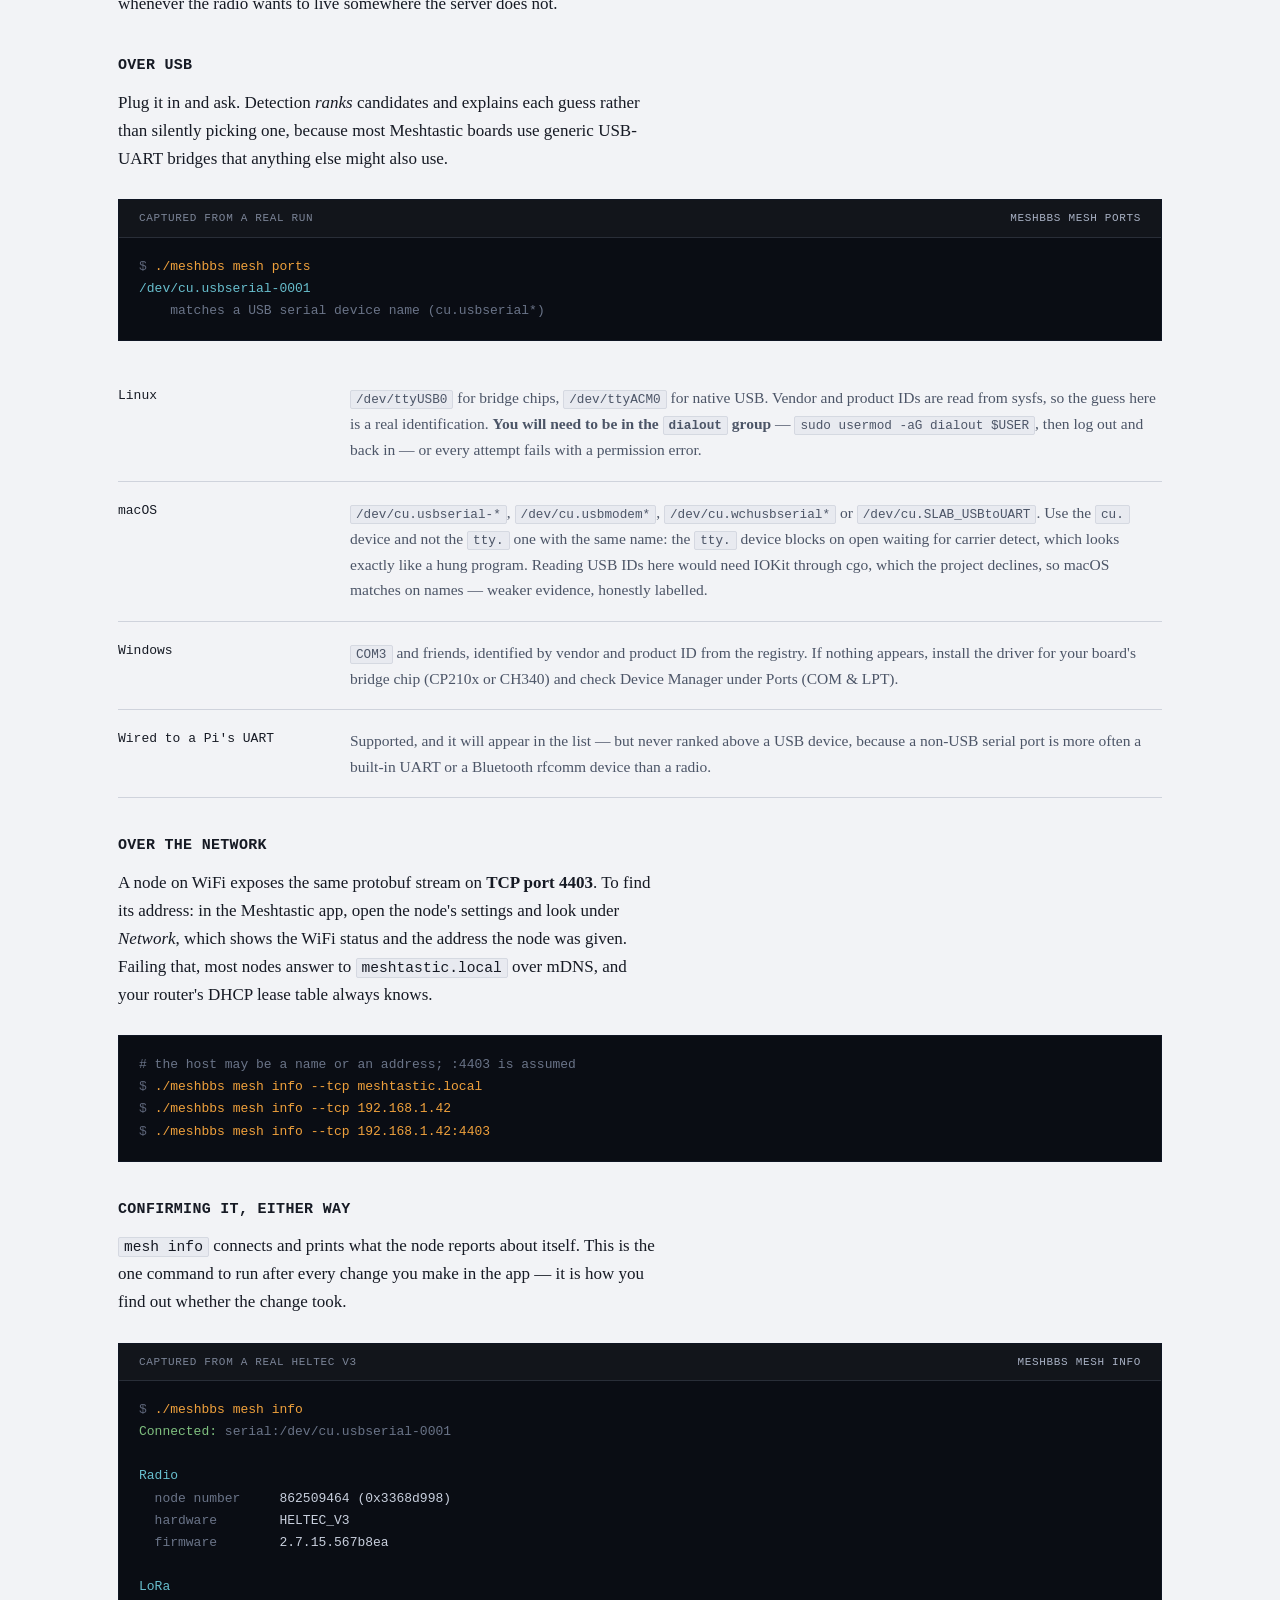
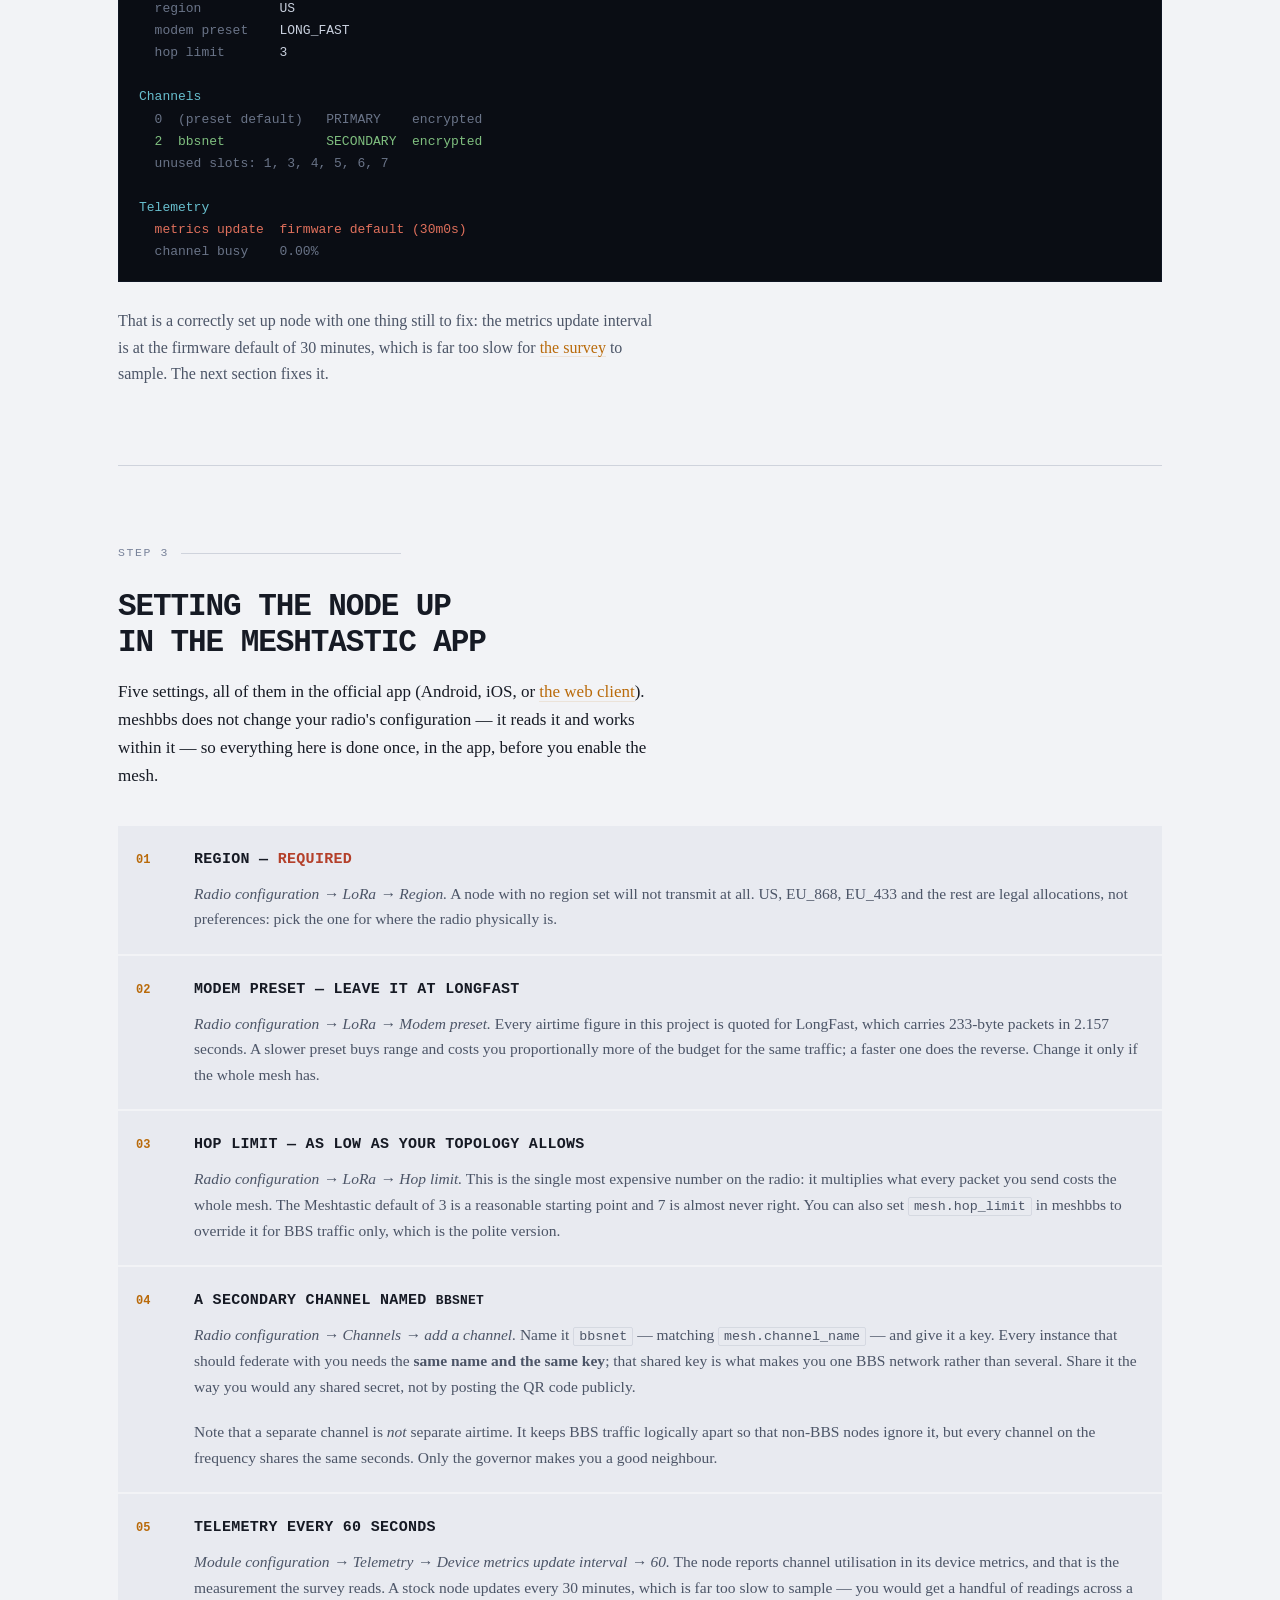
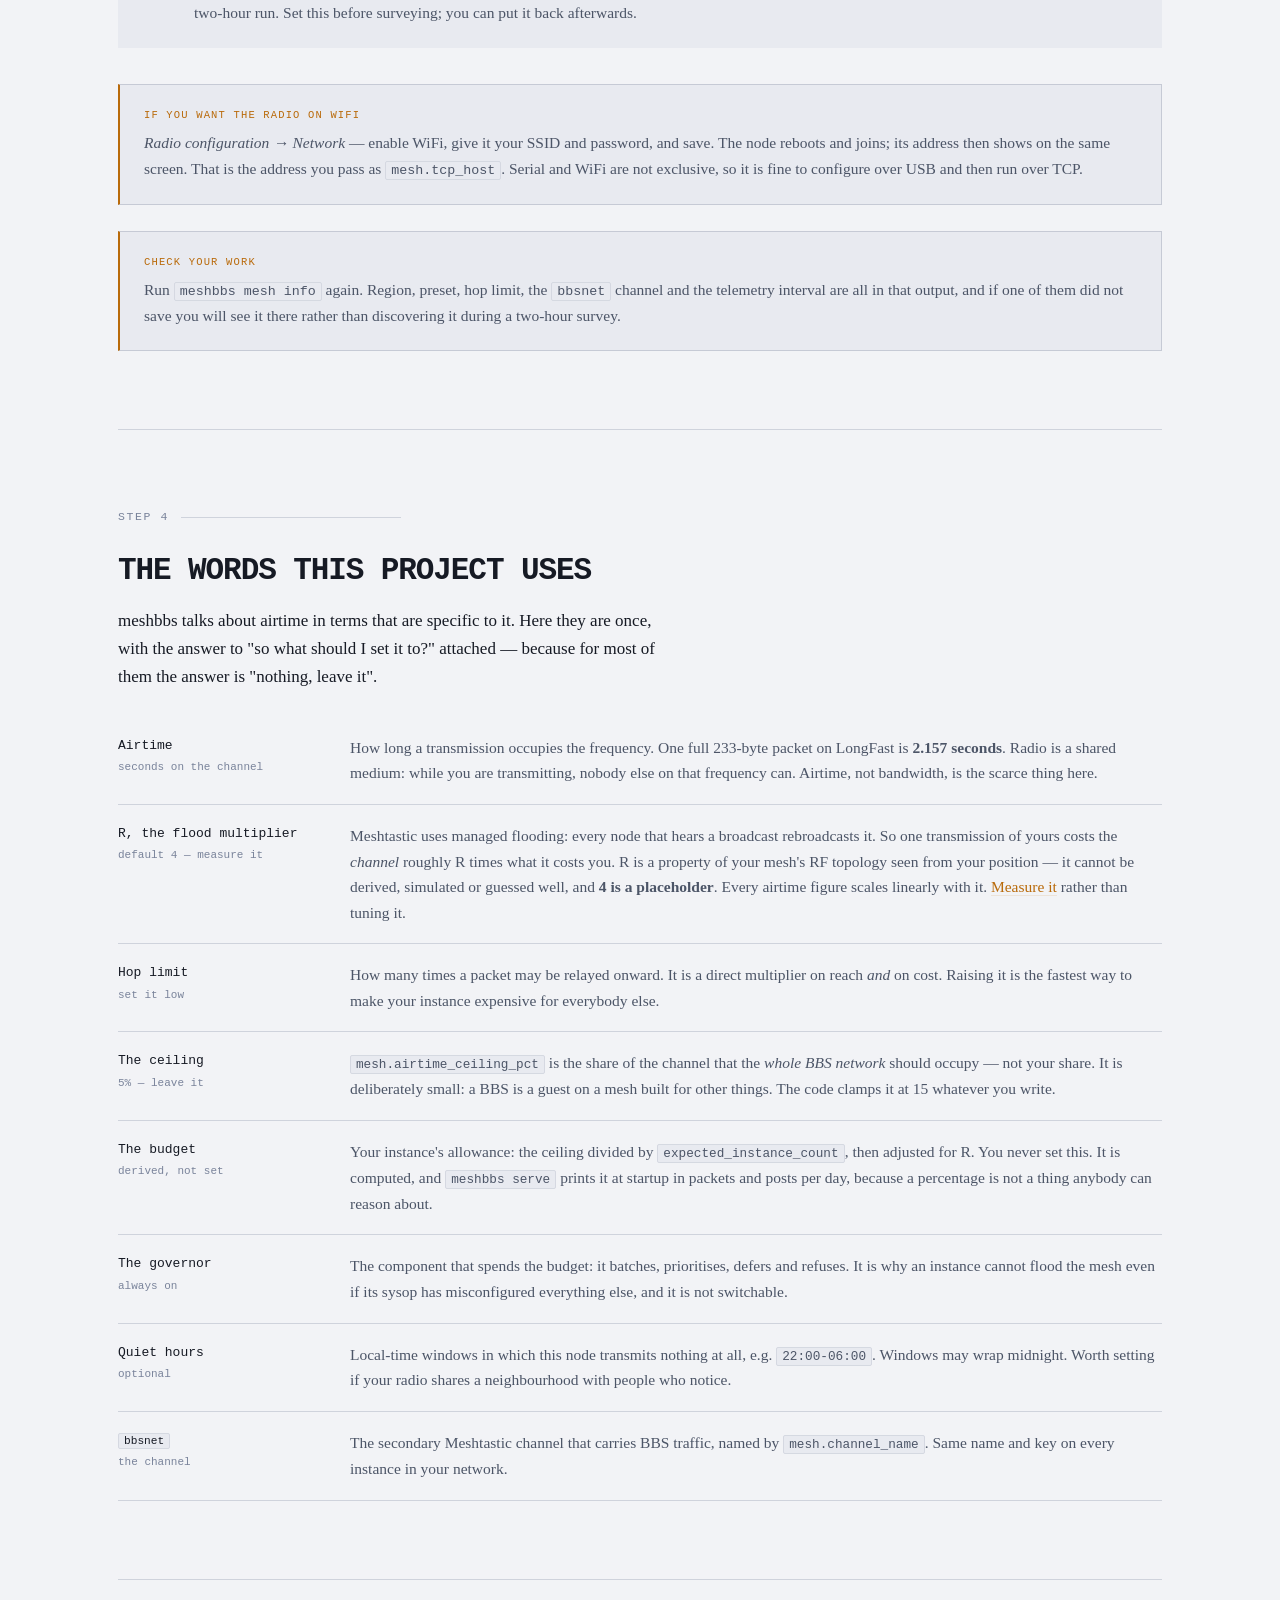
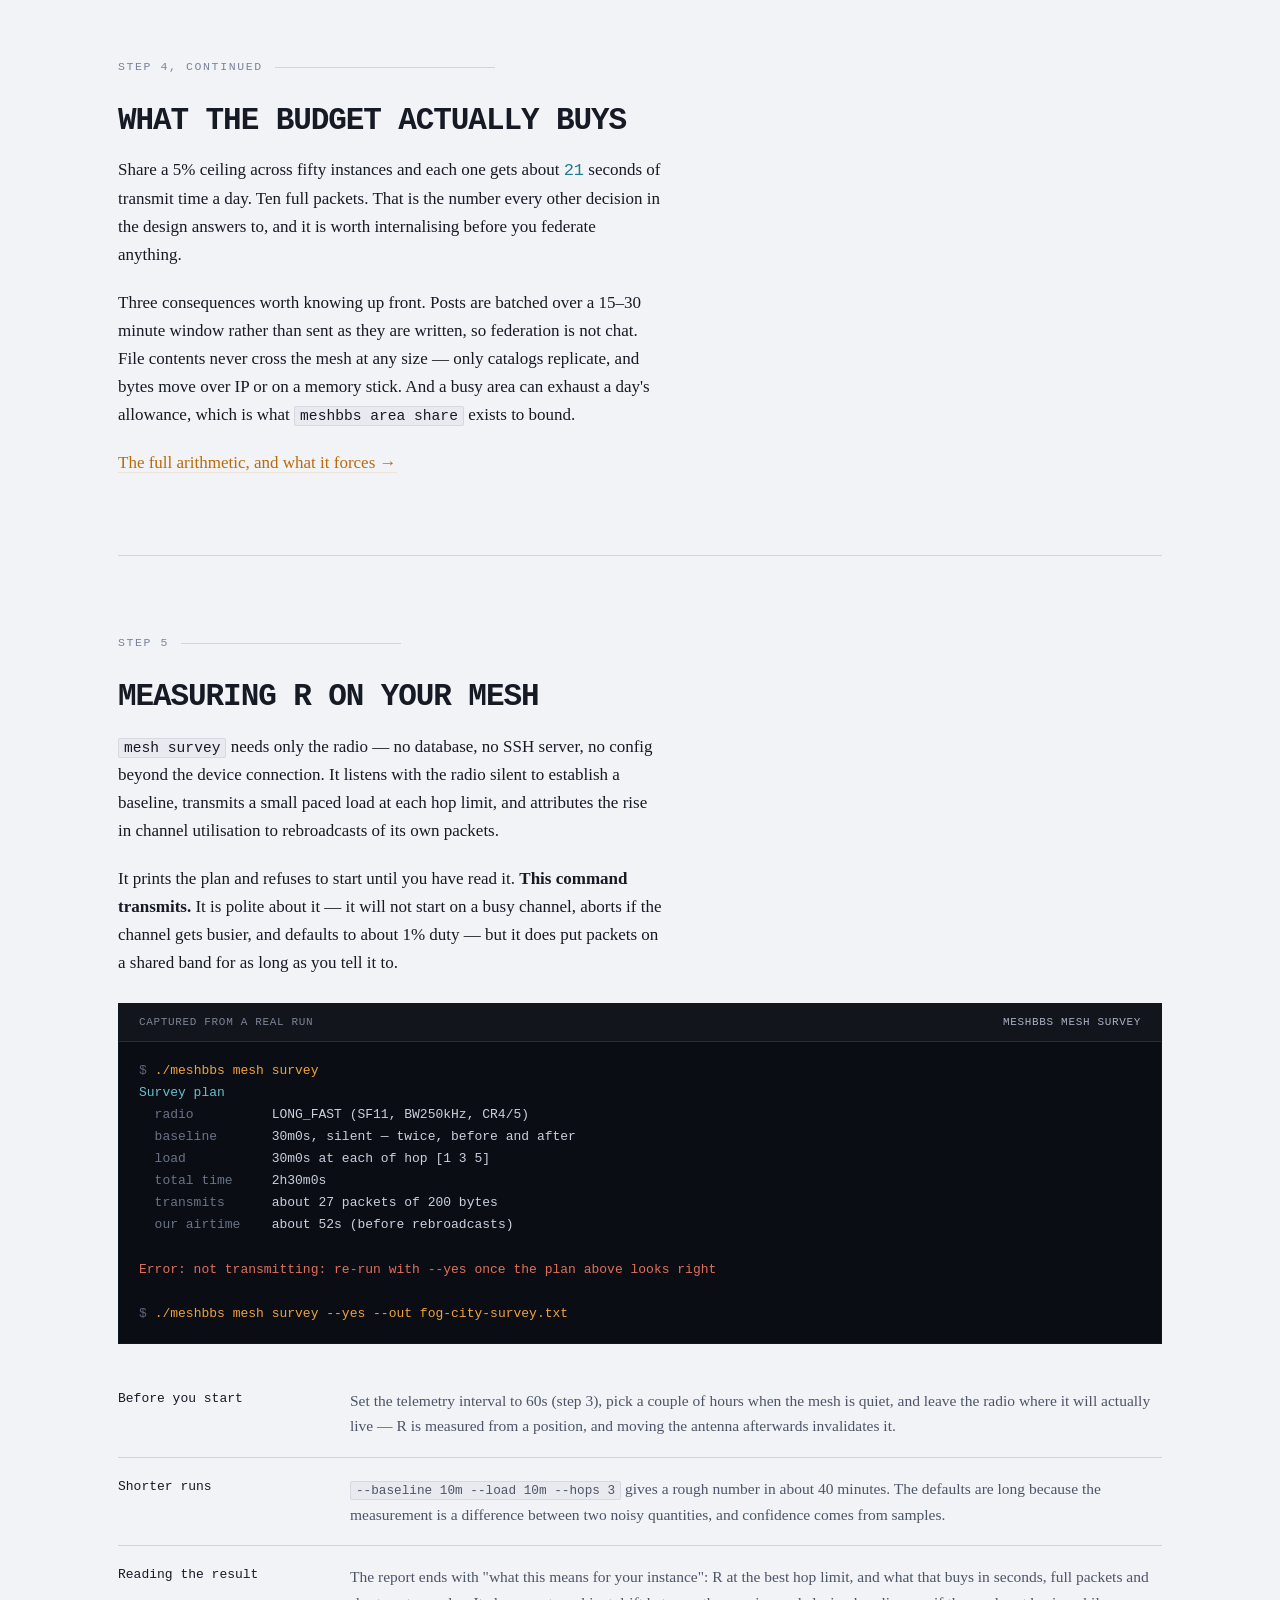
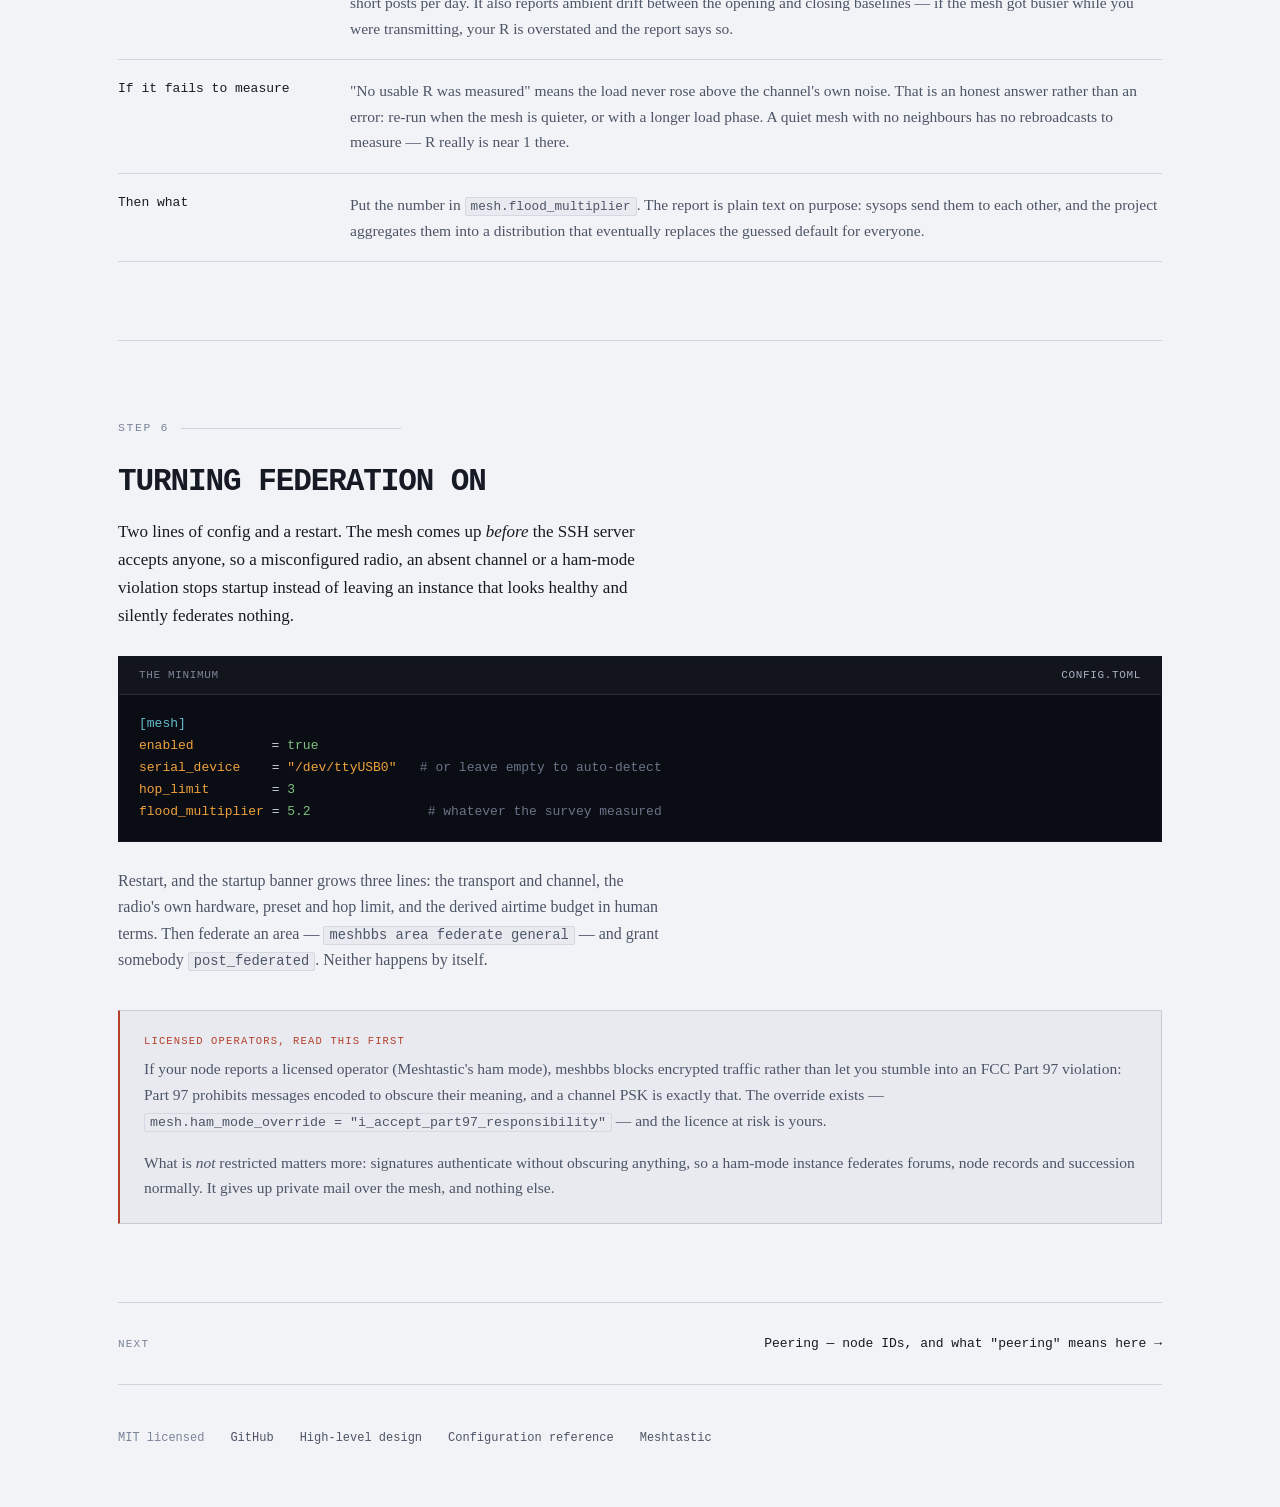
<file: site/radio.html>
<!DOCTYPE html>
<html lang="en">
<head>
<meta charset="utf-8">
<meta name="viewport" content="width=device-width, initial-scale=1">
<title>Attach a radio — meshbbs</title>
<meta name="description" content="Find your Meshtastic node over USB or on the network, configure it in the Meshtastic app, understand the airtime budget, and measure R before you federate.">
<link rel="stylesheet" href="style.css">
<script src="site.js" defer></script>
</head>
<body>

<nav class="nav">
  <a class="brand" href="index.html">mesh<span>bbs</span></a>
  <a href="concept.html">Concept</a>
  <a href="using.html">Using it</a>
  <a href="protocol.html">Sync &amp; protocol</a>
  <a href="running.html">Run a node</a>
  <a class="gh" href="https://github.com/aghman/meshbbs">GitHub ↗</a>
</nav>

<div class="wrap">

  <div class="subnav">
    <b>Run a node</b>
    <a href="running.html">Quick start</a>
    <a href="config.html">Configuration</a>
    <a href="radio.html">Attach a radio</a>
    <a href="peering.html">Peering</a>
    <a href="troubleshooting.html">Troubleshooting</a>
    <a href="status.html">Project status</a>
  </div>

  <header class="pagehead">
    <div class="eyebrow">Hardware</div>
    <h1>Attaching a Meshtastic node</h1>
    <p class="lede col">
      A radio is what makes an instance <strong>federate</strong>. It is not what makes it work — so
      do this after you have a board running, not before. Six things in order: get a node, find it,
      configure it, learn what the budget is, measure your mesh, then turn federation on.
    </p>
  </header>

  <div class="toc">
    <span>On this page</span>
    <a href="#hardware">Which radio</a>
    <a href="#find">Finding your node</a>
    <a href="#app">Setting it up</a>
    <a href="#words">The words we use</a>
    <a href="#budget">What the budget is</a>
    <a href="#survey">Measuring R</a>
    <a href="#enable">Turning it on</a>
  </div>

  <!-- ─────────────────────────────────────────────────── -->
  <section id="hardware">
    <div class="eyebrow">Step 1</div>
    <div class="col prose">
      <h2>Which radio, and what firmware</h2>
      <p>
        Any Meshtastic node that can be reached over USB serial or over TCP works — meshbbs speaks
        the standard protobuf stream and does not need custom firmware. Development has been done
        against Heltec V3 boards on firmware 2.7, and the USB identifier table recognises the chips
        on the common hardware.
      </p>
    </div>

    <div class="gap-s"></div>

    <div class="rows">
      <div class="row">
        <div class="k">Recognised chips</div>
        <div class="v">CP210x (T-Beam, Heltec, RAK), CH9102 (T-Beam, T-Echo), CH340 (Heltec,
          LilyGO), nRF52840 (RAK4631), Seeed XIAO nRF52840, and ESP32-S3 native USB (Heltec V3,
          T-Deck). Hardware outside that list is not unsupported — it just will not be
          <em>identified</em> automatically, and you name its port in the config instead.</div>
      </div>
      <div class="row">
        <div class="k">Firmware</div>
        <div class="v">2.5 or newer. Note one behaviour of 2.5+: unicast is encrypted with the
          destination's own key, so a direct packet to a peer whose key you have not exchanged is
          acknowledged by the firmware and never reaches the application. BBS traffic is broadcast
          on a shared channel, which is why this does not bite in normal operation.</div>
      </div>
      <div class="row">
        <div class="k">Where it should sit</div>
        <div class="v">Somewhere with decent RF, which is rarely the same room as the server. That
          is the case for the TCP transport: put the radio on a windowsill or in the attic on WiFi,
          and leave the BBS in the closet.</div>
      </div>
      <div class="row">
        <div class="k">Flashing it</div>
        <div class="v">Nothing meshbbs-specific. Use the official
          <a class="inline" href="https://flasher.meshtastic.org/">web flasher</a> or the
          Meshtastic app, get the node talking to the app first, and only then plug it into the
          BBS. A node that the app cannot see is not a meshbbs problem.</div>
      </div>
    </div>
  </section>

  <!-- ─────────────────────────────────────────────────── -->
  <section id="find">
    <div class="eyebrow">Step 2</div>
    <div class="col prose">
      <h2>Finding your node</h2>
      <p>
        Two ways in, and one command that answers both. Serial is the recommended default because
        nothing can go wrong with it that you cannot see; TCP is better whenever the radio wants to
        live somewhere the server does not.
      </p>
    </div>

    <div class="gap-m"></div>

    <div class="col prose">
      <h3>Over USB</h3>
      <p>
        Plug it in and ask. Detection <em>ranks</em> candidates and explains each guess rather than
        silently picking one, because most Meshtastic boards use generic USB-UART bridges that
        anything else might also use.
      </p>
    </div>

    <div class="gap-s"></div>

    <div class="term">
      <div class="term-cap"><span>Captured from a real run</span><b>meshbbs mesh ports</b></div>
      <div class="term-body">
<pre><span class="p">$</span> <span class="c">./meshbbs mesh ports</span>
<span class="b">/dev/cu.usbserial-0001</span>
    <span class="d">matches a USB serial device name (cu.usbserial*)</span></pre>
      </div>
    </div>

    <div class="gap-s"></div>

    <div class="rows">
      <div class="row">
        <div class="k">Linux</div>
        <div class="v"><code>/dev/ttyUSB0</code> for bridge chips, <code>/dev/ttyACM0</code> for
          native USB. Vendor and product IDs are read from sysfs, so the guess here is a real
          identification. <strong>You will need to be in the <code>dialout</code> group</strong> —
          <code>sudo usermod -aG dialout $USER</code>, then log out and back in — or every attempt
          fails with a permission error.</div>
      </div>
      <div class="row">
        <div class="k">macOS</div>
        <div class="v"><code>/dev/cu.usbserial-*</code>, <code>/dev/cu.usbmodem*</code>,
          <code>/dev/cu.wchusbserial*</code> or <code>/dev/cu.SLAB_USBtoUART</code>. Use the
          <code>cu.</code> device and not the <code>tty.</code> one with the same name: the
          <code>tty.</code> device blocks on open waiting for carrier detect, which looks exactly
          like a hung program. Reading USB IDs here would need IOKit through cgo, which the project
          declines, so macOS matches on names — weaker evidence, honestly labelled.</div>
      </div>
      <div class="row">
        <div class="k">Windows</div>
        <div class="v"><code>COM3</code> and friends, identified by vendor and product ID from the
          registry. If nothing appears, install the driver for your board's bridge chip (CP210x or
          CH340) and check Device Manager under Ports (COM &amp; LPT).</div>
      </div>
      <div class="row">
        <div class="k">Wired to a Pi's UART</div>
        <div class="v">Supported, and it will appear in the list — but never ranked above a USB
          device, because a non-USB serial port is more often a built-in UART or a Bluetooth rfcomm
          device than a radio.</div>
      </div>
    </div>

    <div class="gap-m"></div>

    <div class="col prose">
      <h3>Over the network</h3>
      <p>
        A node on WiFi exposes the same protobuf stream on <strong>TCP port 4403</strong>. To find
        its address: in the Meshtastic app, open the node's settings and look under
        <em>Network</em>, which shows the WiFi status and the address the node was given. Failing
        that, most nodes answer to <code>meshtastic.local</code> over mDNS, and your router's DHCP
        lease table always knows.
      </p>
    </div>

    <div class="gap-s"></div>

    <div class="term">
      <div class="term-body">
<pre><span class="d"># the host may be a name or an address; :4403 is assumed</span>
<span class="p">$</span> <span class="c">./meshbbs mesh info --tcp meshtastic.local</span>
<span class="p">$</span> <span class="c">./meshbbs mesh info --tcp 192.168.1.42</span>
<span class="p">$</span> <span class="c">./meshbbs mesh info --tcp 192.168.1.42:4403</span></pre>
      </div>
    </div>

    <div class="gap-m"></div>

    <div class="col prose">
      <h3>Confirming it, either way</h3>
      <p>
        <code>mesh info</code> connects and prints what the node reports about itself. This is the
        one command to run after every change you make in the app — it is how you find out whether
        the change took.
      </p>
    </div>

    <div class="gap-s"></div>

    <div class="term">
      <div class="term-cap"><span>Captured from a real Heltec V3</span><b>meshbbs mesh info</b></div>
      <div class="term-body">
<pre><span class="p">$</span> <span class="c">./meshbbs mesh info</span>
<span class="g">Connected:</span> <span class="d">serial:/dev/cu.usbserial-0001</span>

<span class="b">Radio</span>
  <span class="d">node number</span>     862509464 (0x3368d998)
  <span class="d">hardware</span>        HELTEC_V3
  <span class="d">firmware</span>        2.7.15.567b8ea

<span class="b">LoRa</span>
  <span class="d">region</span>          US
  <span class="d">modem preset</span>    LONG_FAST
  <span class="d">hop limit</span>       3

<span class="b">Channels</span>
  <span class="d">0  (preset default)   PRIMARY    encrypted</span>
  <span class="g">2  bbsnet             SECONDARY  encrypted</span>
  <span class="d">unused slots: 1, 3, 4, 5, 6, 7</span>

<span class="b">Telemetry</span>
  <span class="w">metrics update  firmware default (30m0s)</span>
  <span class="d">channel busy    0.00%</span></pre>
      </div>
    </div>

    <div class="gap-s"></div>

    <div class="col prose">
      <p style="font-size:16px;color:var(--fg-dim)">
        That is a correctly set up node with one thing still to fix: the metrics update interval is
        at the firmware default of 30 minutes, which is far too slow for
        <a class="inline" href="#survey">the survey</a> to sample. The next section fixes it.
      </p>
    </div>
  </section>

  <!-- ─────────────────────────────────────────────────── -->
  <section id="app">
    <div class="eyebrow">Step 3</div>
    <div class="col prose">
      <h2>Setting the node up in the Meshtastic app</h2>
      <p>
        Five settings, all of them in the official app (Android, iOS, or
        <a class="inline" href="https://client.meshtastic.org/">the web client</a>). meshbbs does
        not change your radio's configuration — it reads it and works within it — so everything
        here is done once, in the app, before you enable the mesh.
      </p>
    </div>

    <div class="gap-m"></div>

    <div class="steps">
      <div class="stepitem">
        <div>
          <h3>Region — <span style="color:var(--warn)">required</span></h3>
          <p><em>Radio configuration → LoRa → Region.</em> A node with no region set will not
             transmit at all. US, EU_868, EU_433 and the rest are legal allocations, not
             preferences: pick the one for where the radio physically is.</p>
        </div>
      </div>

      <div class="stepitem">
        <div>
          <h3>Modem preset — leave it at LongFast</h3>
          <p><em>Radio configuration → LoRa → Modem preset.</em> Every airtime figure in this
             project is quoted for LongFast, which carries 233-byte packets in 2.157 seconds. A
             slower preset buys range and costs you proportionally more of the budget for the same
             traffic; a faster one does the reverse. Change it only if the whole mesh has.</p>
        </div>
      </div>

      <div class="stepitem">
        <div>
          <h3>Hop limit — as low as your topology allows</h3>
          <p><em>Radio configuration → LoRa → Hop limit.</em> This is the single most expensive
             number on the radio: it multiplies what every packet you send costs the whole mesh.
             The Meshtastic default of 3 is a reasonable starting point and 7 is almost never
             right. You can also set <code>mesh.hop_limit</code> in meshbbs to override it for BBS
             traffic only, which is the polite version.</p>
        </div>
      </div>

      <div class="stepitem">
        <div>
          <h3>A secondary channel named <code>bbsnet</code></h3>
          <p><em>Radio configuration → Channels → add a channel.</em> Name it <code>bbsnet</code>
             — matching <code>mesh.channel_name</code> — and give it a key. Every instance that
             should federate with you needs the <strong>same name and the same key</strong>; that
             shared key is what makes you one BBS network rather than several. Share it the way you
             would any shared secret, not by posting the QR code publicly.</p>
          <p>Note that a separate channel is <em>not</em> separate airtime. It keeps BBS traffic
             logically apart so that non-BBS nodes ignore it, but every channel on the frequency
             shares the same seconds. Only the governor makes you a good neighbour.</p>
        </div>
      </div>

      <div class="stepitem">
        <div>
          <h3>Telemetry every 60 seconds</h3>
          <p><em>Module configuration → Telemetry → Device metrics update interval → 60.</em> The
             node reports channel utilisation in its device metrics, and that is the measurement
             the survey reads. A stock node updates every 30 minutes, which is far too slow to
             sample — you would get a handful of readings across a two-hour run. Set this before
             surveying; you can put it back afterwards.</p>
        </div>
      </div>
    </div>

    <div class="gap-m"></div>

    <div class="note">
      <span class="tag">If you want the radio on WiFi</span>
      <p>
        <em>Radio configuration → Network</em> — enable WiFi, give it your SSID and password, and
        save. The node reboots and joins; its address then shows on the same screen. That is the
        address you pass as <code>mesh.tcp_host</code>. Serial and WiFi are not exclusive, so it is
        fine to configure over USB and then run over TCP.
      </p>
    </div>

    <div class="gap-s"></div>

    <div class="note">
      <span class="tag">Check your work</span>
      <p>
        Run <code>meshbbs mesh info</code> again. Region, preset, hop limit, the
        <code>bbsnet</code> channel and the telemetry interval are all in that output, and if one
        of them did not save you will see it there rather than discovering it during a two-hour
        survey.
      </p>
    </div>
  </section>

  <!-- ─────────────────────────────────────────────────── -->
  <section id="words">
    <div class="eyebrow">Step 4</div>
    <div class="col prose">
      <h2>The words this project uses</h2>
      <p>
        meshbbs talks about airtime in terms that are specific to it. Here they are once, with the
        answer to "so what should I set it to?" attached — because for most of them the answer is
        "nothing, leave it".
      </p>
    </div>

    <div class="gap-s"></div>

    <div class="rows">
      <div class="row">
        <div class="k">Airtime<br><span style="color:var(--fg-faint);font-size:11px">seconds on the channel</span></div>
        <div class="v">How long a transmission occupies the frequency. One full 233-byte packet on
          LongFast is <strong>2.157 seconds</strong>. Radio is a shared medium: while you are
          transmitting, nobody else on that frequency can. Airtime, not bandwidth, is the scarce
          thing here.</div>
      </div>
      <div class="row">
        <div class="k">R, the flood multiplier<br><span style="color:var(--fg-faint);font-size:11px">default 4 — measure it</span></div>
        <div class="v">Meshtastic uses managed flooding: every node that hears a broadcast
          rebroadcasts it. So one transmission of yours costs the <em>channel</em> roughly R times
          what it costs you. R is a property of your mesh's RF topology seen from your position —
          it cannot be derived, simulated or guessed well, and <strong>4 is a placeholder</strong>.
          Every airtime figure scales linearly with it. <a class="inline" href="#survey">Measure
          it</a> rather than tuning it.</div>
      </div>
      <div class="row">
        <div class="k">Hop limit<br><span style="color:var(--fg-faint);font-size:11px">set it low</span></div>
        <div class="v">How many times a packet may be relayed onward. It is a direct multiplier on
          reach <em>and</em> on cost. Raising it is the fastest way to make your instance
          expensive for everybody else.</div>
      </div>
      <div class="row">
        <div class="k">The ceiling<br><span style="color:var(--fg-faint);font-size:11px">5% — leave it</span></div>
        <div class="v"><code>mesh.airtime_ceiling_pct</code> is the share of the channel that the
          <em>whole BBS network</em> should occupy — not your share. It is deliberately small: a
          BBS is a guest on a mesh built for other things. The code clamps it at 15 whatever you
          write.</div>
      </div>
      <div class="row">
        <div class="k">The budget<br><span style="color:var(--fg-faint);font-size:11px">derived, not set</span></div>
        <div class="v">Your instance's allowance: the ceiling divided by
          <code>expected_instance_count</code>, then adjusted for R. You never set this. It is
          computed, and <code>meshbbs serve</code> prints it at startup in packets and posts per
          day, because a percentage is not a thing anybody can reason about.</div>
      </div>
      <div class="row">
        <div class="k">The governor<br><span style="color:var(--fg-faint);font-size:11px">always on</span></div>
        <div class="v">The component that spends the budget: it batches, prioritises, defers and
          refuses. It is why an instance cannot flood the mesh even if its sysop has misconfigured
          everything else, and it is not switchable.</div>
      </div>
      <div class="row">
        <div class="k">Quiet hours<br><span style="color:var(--fg-faint);font-size:11px">optional</span></div>
        <div class="v">Local-time windows in which this node transmits nothing at all, e.g.
          <code>22:00-06:00</code>. Windows may wrap midnight. Worth setting if your radio shares a
          neighbourhood with people who notice.</div>
      </div>
      <div class="row">
        <div class="k"><code>bbsnet</code><br><span style="color:var(--fg-faint);font-size:11px">the channel</span></div>
        <div class="v">The secondary Meshtastic channel that carries BBS traffic, named by
          <code>mesh.channel_name</code>. Same name and key on every instance in your network.</div>
      </div>
    </div>
  </section>

  <!-- ─────────────────────────────────────────────────── -->
  <section id="budget">
    <div class="eyebrow">Step 4, continued</div>
    <div class="col prose">
      <h2>What the budget actually buys</h2>
      <p>
        Share a 5% ceiling across fifty instances and each one gets about
        <span class="num">21</span> seconds of transmit time a day. Ten full packets. That is the
        number every other decision in the design answers to, and it is worth internalising before
        you federate anything.
      </p>
      <p>
        Three consequences worth knowing up front. Posts are batched over a 15–30 minute window
        rather than sent as they are written, so federation is not chat. File contents never cross
        the mesh at any size — only catalogs replicate, and bytes move over IP or on a memory
        stick. And a busy area can exhaust a day's allowance, which is what
        <code>meshbbs area share</code> exists to bound.
      </p>
      <p>
        <a class="inline" href="concept.html#budget">The full arithmetic, and what it forces →</a>
      </p>
    </div>
  </section>

  <!-- ─────────────────────────────────────────────────── -->
  <section id="survey">
    <div class="eyebrow">Step 5</div>
    <div class="col prose">
      <h2>Measuring R on your mesh</h2>
      <p>
        <code>mesh survey</code> needs only the radio — no database, no SSH server, no config
        beyond the device connection. It listens with the radio silent to establish a baseline,
        transmits a small paced load at each hop limit, and attributes the rise in channel
        utilisation to rebroadcasts of its own packets.
      </p>
      <p>
        It prints the plan and refuses to start until you have read it. <strong>This command
        transmits.</strong> It is polite about it — it will not start on a busy channel, aborts if
        the channel gets busier, and defaults to about 1% duty — but it does put packets on a
        shared band for as long as you tell it to.
      </p>
    </div>

    <div class="gap-s"></div>

    <div class="term">
      <div class="term-cap"><span>Captured from a real run</span><b>meshbbs mesh survey</b></div>
      <div class="term-body">
<pre><span class="p">$</span> <span class="c">./meshbbs mesh survey</span>
<span class="b">Survey plan</span>
  <span class="d">radio</span>          LONG_FAST (SF11, BW250kHz, CR4/5)
  <span class="d">baseline</span>       30m0s, silent — twice, before and after
  <span class="d">load</span>           30m0s at each of hop [1 3 5]
  <span class="d">total time</span>     2h30m0s
  <span class="d">transmits</span>      about 27 packets of 200 bytes
  <span class="d">our airtime</span>    about 52s (before rebroadcasts)

<span class="w">Error: not transmitting: re-run with --yes once the plan above looks right</span>

<span class="p">$</span> <span class="c">./meshbbs mesh survey --yes --out fog-city-survey.txt</span></pre>
      </div>
    </div>

    <div class="gap-s"></div>

    <div class="rows">
      <div class="row">
        <div class="k">Before you start</div>
        <div class="v">Set the telemetry interval to 60s (step 3), pick a couple of hours when the
          mesh is quiet, and leave the radio where it will actually live — R is measured from a
          position, and moving the antenna afterwards invalidates it.</div>
      </div>
      <div class="row">
        <div class="k">Shorter runs</div>
        <div class="v"><code>--baseline 10m --load 10m --hops 3</code> gives a rough number in
          about 40 minutes. The defaults are long because the measurement is a difference between
          two noisy quantities, and confidence comes from samples.</div>
      </div>
      <div class="row">
        <div class="k">Reading the result</div>
        <div class="v">The report ends with "what this means for your instance": R at the best hop
          limit, and what that buys in seconds, full packets and short posts per day. It also
          reports ambient drift between the opening and closing baselines — if the mesh got busier
          while you were transmitting, your R is overstated and the report says so.</div>
      </div>
      <div class="row">
        <div class="k">If it fails to measure</div>
        <div class="v">"No usable R was measured" means the load never rose above the channel's own
          noise. That is an honest answer rather than an error: re-run when the mesh is quieter, or
          with a longer load phase. A quiet mesh with no neighbours has no rebroadcasts to
          measure — R really is near 1 there.</div>
      </div>
      <div class="row">
        <div class="k">Then what</div>
        <div class="v">Put the number in <code>mesh.flood_multiplier</code>. The report is plain
          text on purpose: sysops send them to each other, and the project aggregates them into a
          distribution that eventually replaces the guessed default for everyone.</div>
      </div>
    </div>
  </section>

  <!-- ─────────────────────────────────────────────────── -->
  <section id="enable">
    <div class="eyebrow">Step 6</div>
    <div class="col prose">
      <h2>Turning federation on</h2>
      <p>
        Two lines of config and a restart. The mesh comes up <em>before</em> the SSH server accepts
        anyone, so a misconfigured radio, an absent channel or a ham-mode violation stops startup
        instead of leaving an instance that looks healthy and silently federates nothing.
      </p>
    </div>

    <div class="gap-s"></div>

    <div class="term">
      <div class="term-cap"><span>The minimum</span><b>config.toml</b></div>
      <div class="term-body">
<pre><span class="b">[mesh]</span>
<span class="c">enabled</span>          = <span class="g">true</span>
<span class="c">serial_device</span>    = <span class="c">"/dev/ttyUSB0"</span>   <span class="d"># or leave empty to auto-detect</span>
<span class="c">hop_limit</span>        = <span class="g">3</span>
<span class="c">flood_multiplier</span> = <span class="g">5.2</span>               <span class="d"># whatever the survey measured</span></pre>
      </div>
    </div>

    <div class="gap-s"></div>

    <div class="col prose">
      <p style="font-size:16px;color:var(--fg-dim)">
        Restart, and the startup banner grows three lines: the transport and channel, the radio's
        own hardware, preset and hop limit, and the derived airtime budget in human terms. Then
        federate an area — <code>meshbbs area federate general</code> — and grant somebody
        <code>post_federated</code>. Neither happens by itself.
      </p>
    </div>

    <div class="gap-m"></div>

    <div class="note warn">
      <span class="tag">Licensed operators, read this first</span>
      <p>
        If your node reports a licensed operator (Meshtastic's ham mode), meshbbs blocks encrypted
        traffic rather than let you stumble into an FCC Part 97 violation: Part 97 prohibits
        messages encoded to obscure their meaning, and a channel PSK is exactly that. The override
        exists — <code>mesh.ham_mode_override = "i_accept_part97_responsibility"</code> — and the
        licence at risk is yours.
      </p>
      <p>
        What is <em>not</em> restricted matters more: signatures authenticate without obscuring
        anything, so a ham-mode instance federates forums, node records and succession normally. It
        gives up private mail over the mesh, and nothing else.
      </p>
    </div>
  </section>

  <a class="next" href="peering.html">
    <span class="nk">Next</span>
    <span class="nt">Peering — node IDs, and what "peering" means here →</span>
  </a>

  <footer>
    <span>MIT licensed</span>
    <a href="https://github.com/aghman/meshbbs">GitHub</a>
    <a href="https://github.com/aghman/meshbbs/blob/main/docs/design.md">High-level design</a>
    <a href="config-reference.html">Configuration reference</a>
    <a href="https://meshtastic.org">Meshtastic</a>
  </footer>
</div>

</body>
</html>
</file>
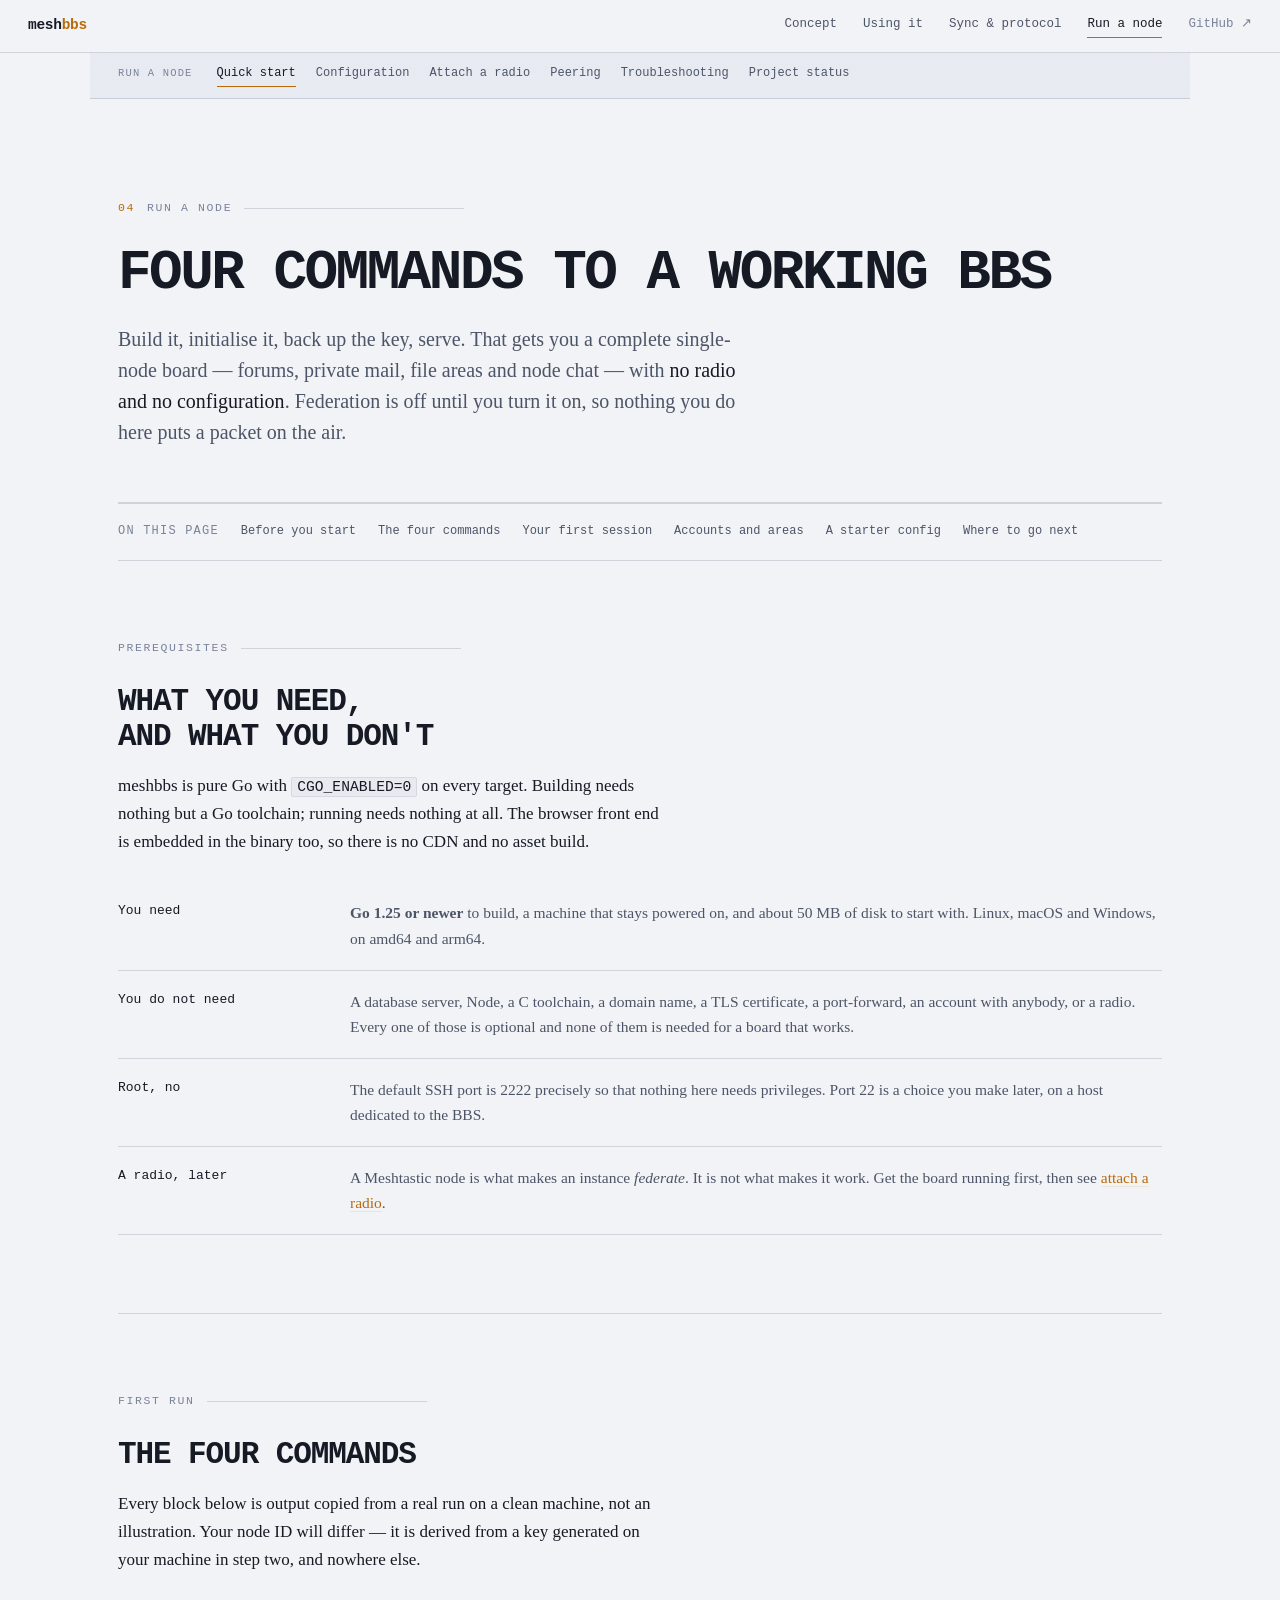
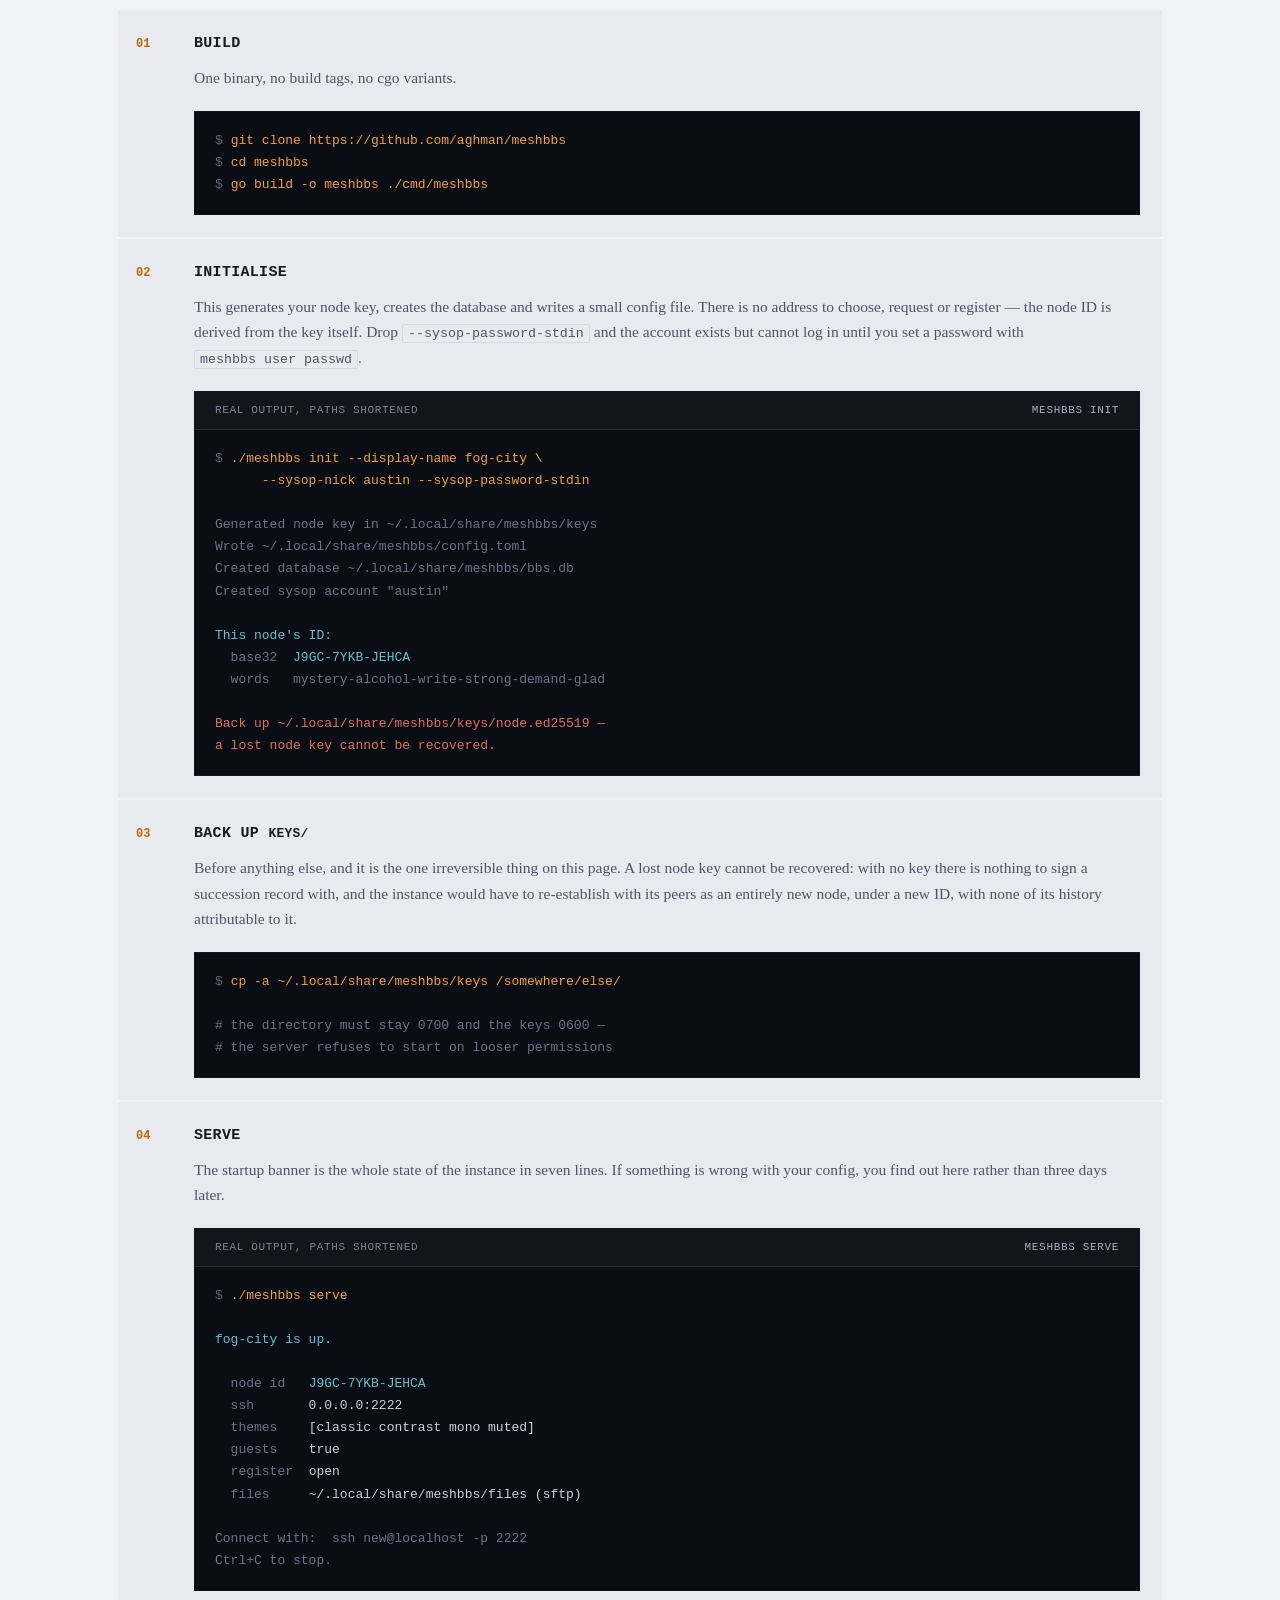
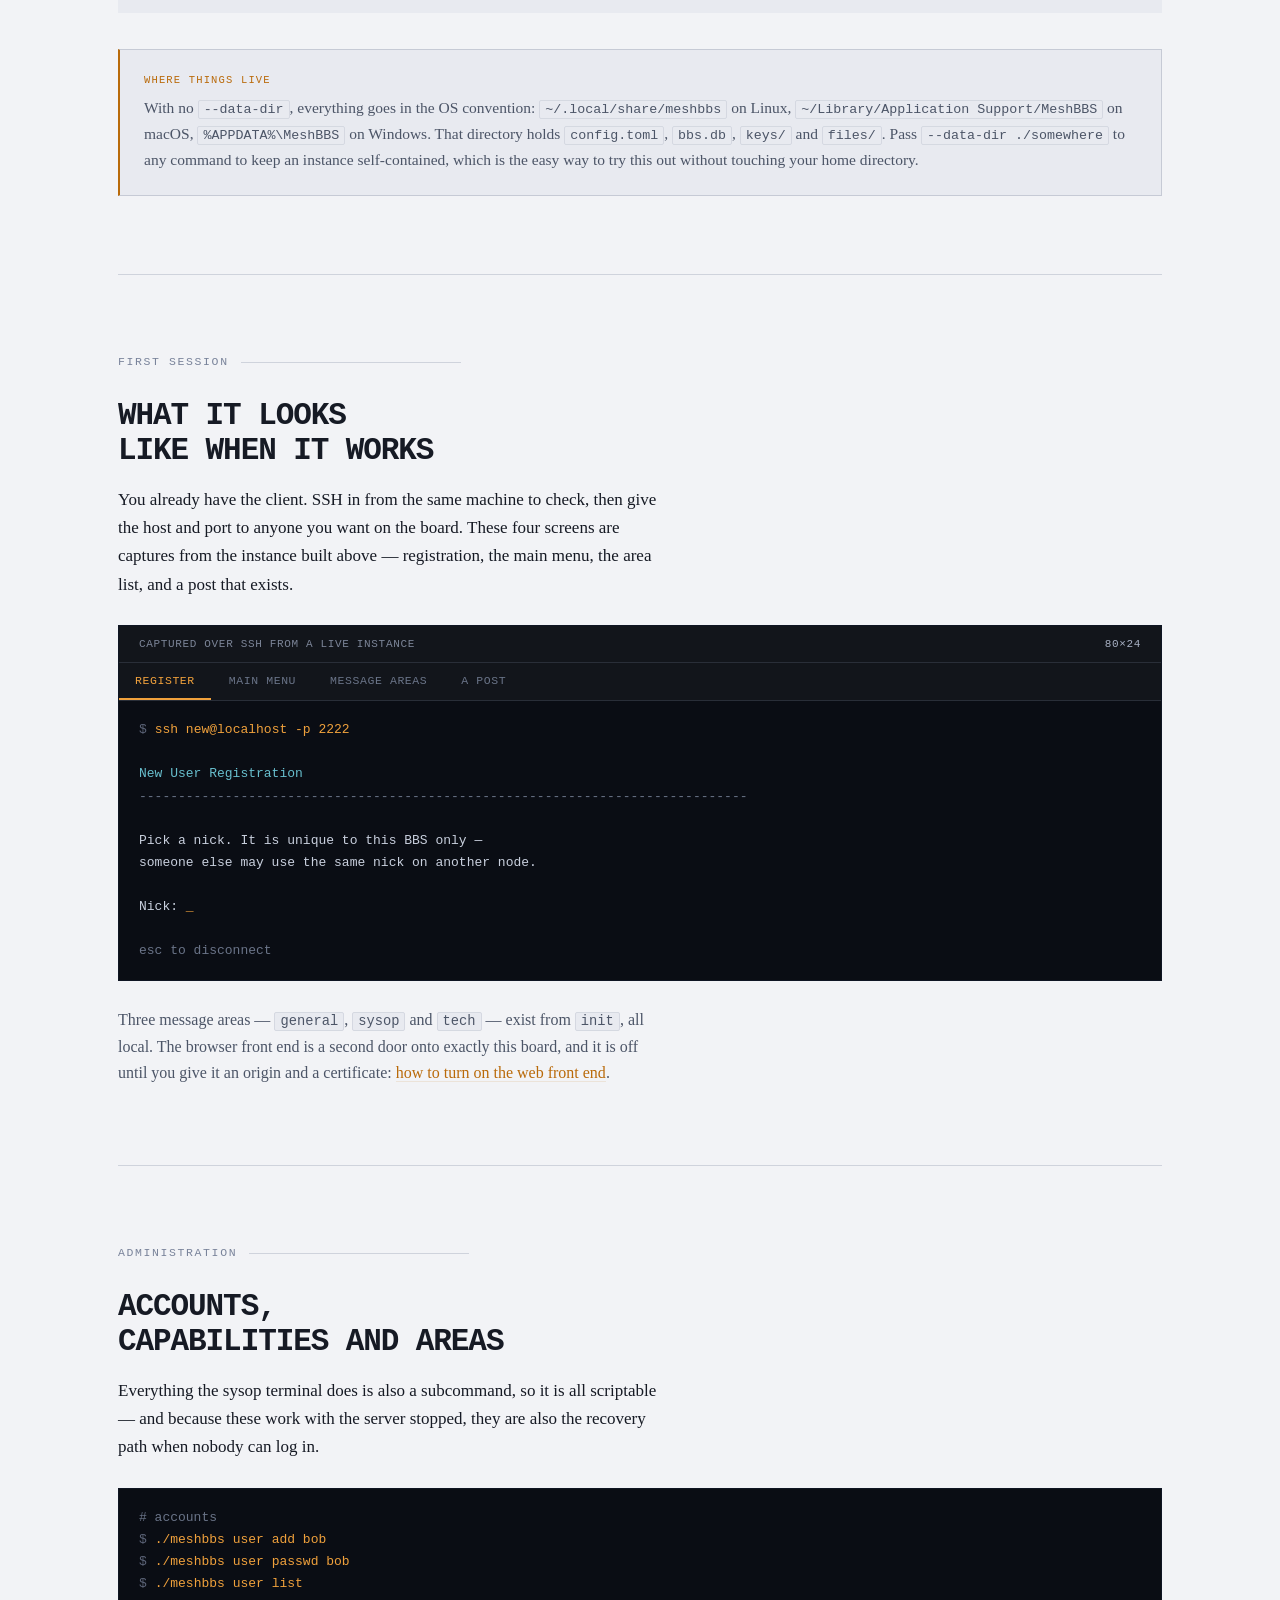
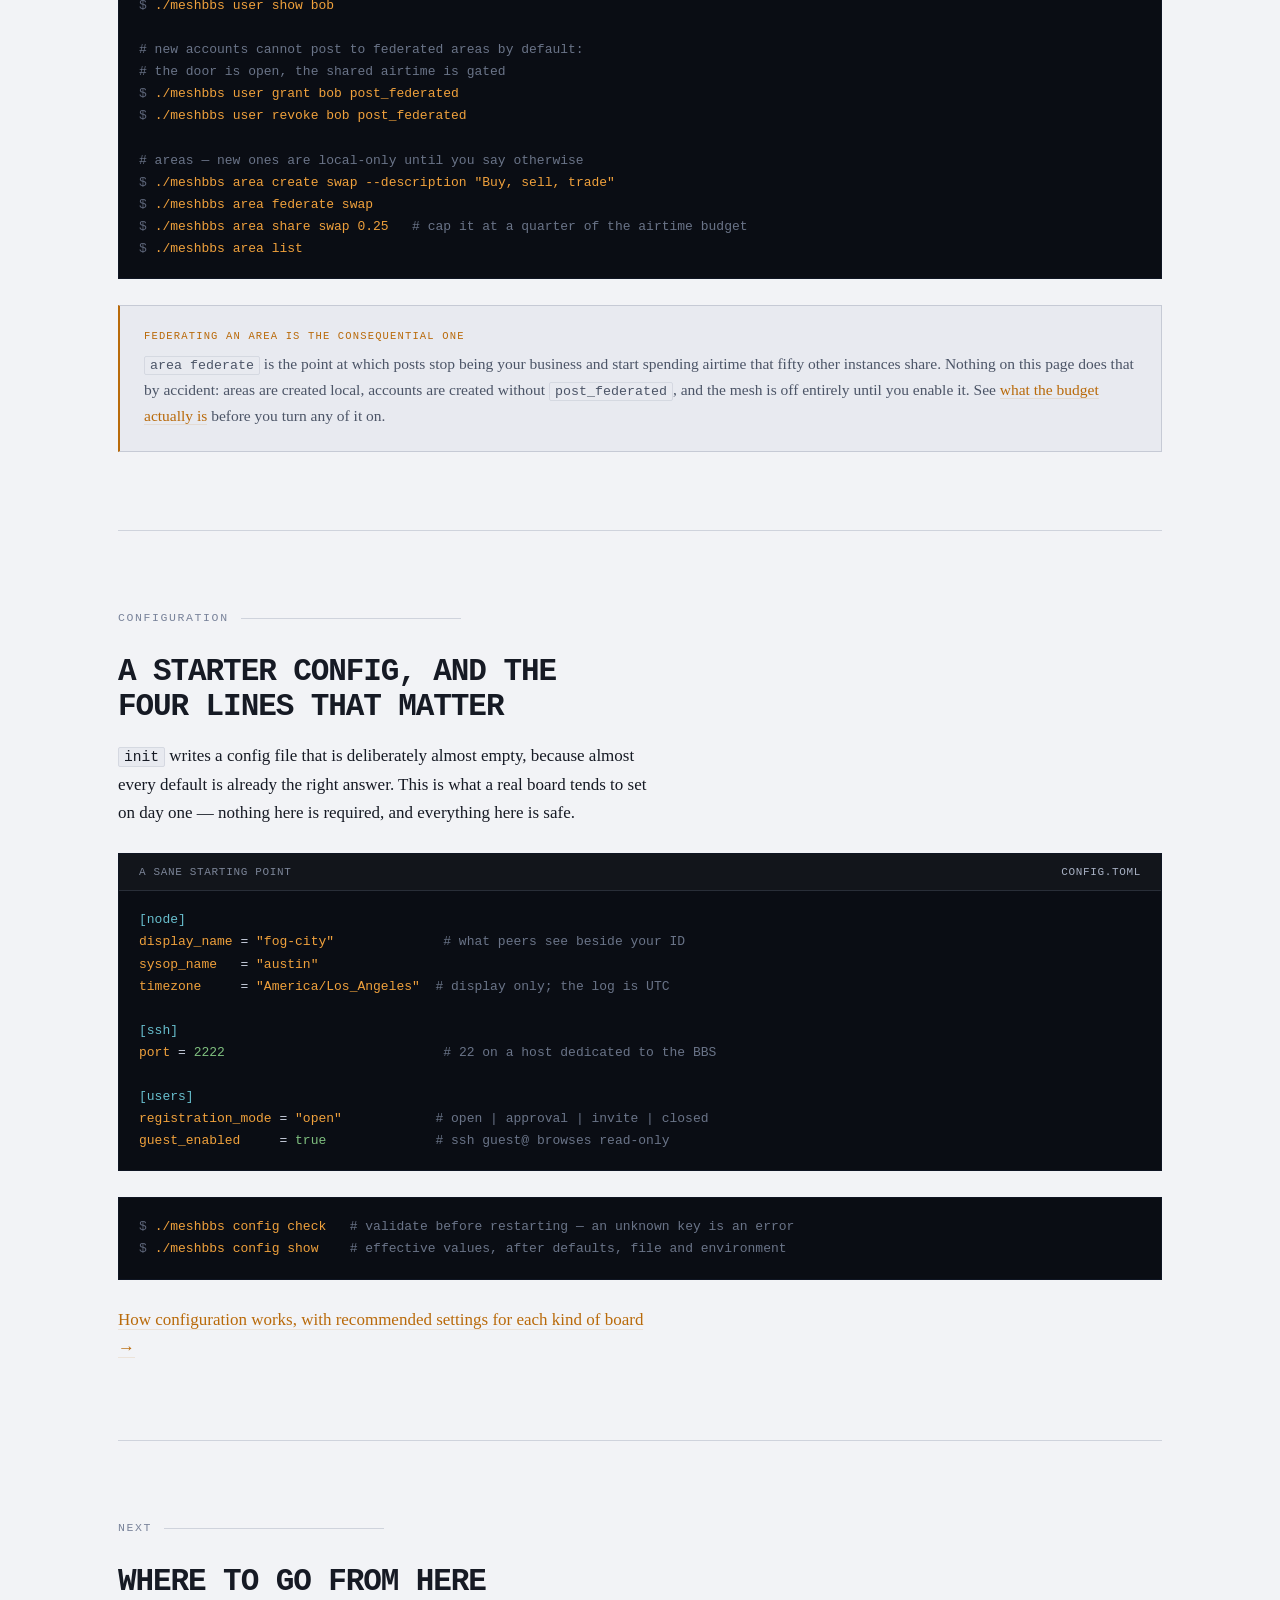
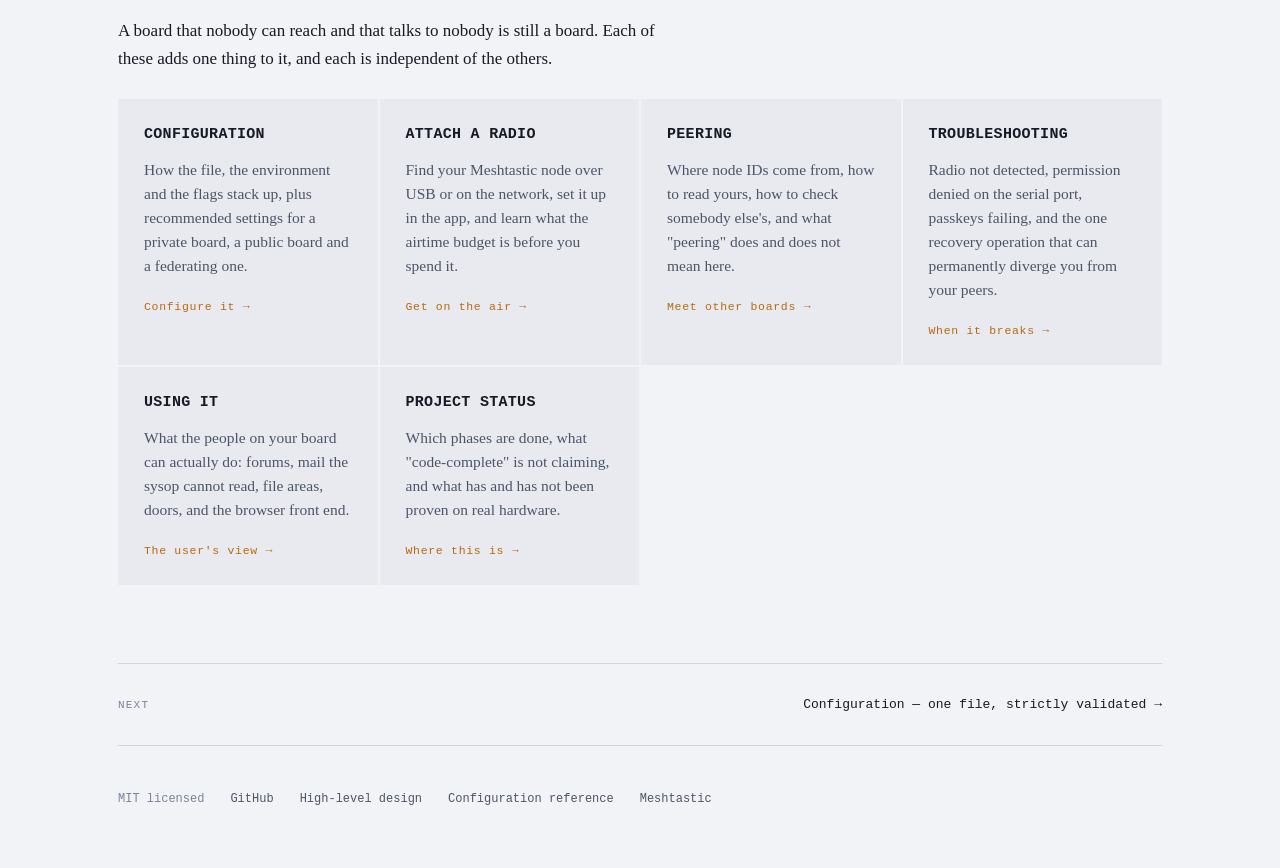
<file: site/running.html>
<!DOCTYPE html>
<html lang="en">
<head>
<meta charset="utf-8">
<meta name="viewport" content="width=device-width, initial-scale=1">
<title>Run a node — meshbbs</title>
<meta name="description" content="Four commands to a working meshbbs instance: build, initialise, back up the key, serve. Then accounts, areas and a starter configuration.">
<link rel="stylesheet" href="style.css">
<script src="site.js" defer></script>
</head>
<body>

<nav class="nav">
  <a class="brand" href="index.html">mesh<span>bbs</span></a>
  <a href="concept.html">Concept</a>
  <a href="using.html">Using it</a>
  <a href="protocol.html">Sync &amp; protocol</a>
  <a href="running.html">Run a node</a>
  <a class="gh" href="https://github.com/aghman/meshbbs">GitHub ↗</a>
</nav>

<div class="wrap">

  <div class="subnav">
    <b>Run a node</b>
    <a href="running.html">Quick start</a>
    <a href="config.html">Configuration</a>
    <a href="radio.html">Attach a radio</a>
    <a href="peering.html">Peering</a>
    <a href="troubleshooting.html">Troubleshooting</a>
    <a href="status.html">Project status</a>
  </div>

  <header class="pagehead">
    <div class="eyebrow"><b>04</b> Run a node</div>
    <h1>Four commands to a working BBS</h1>
    <p class="lede col">
      Build it, initialise it, back up the key, serve. That gets you a complete single-node board —
      forums, private mail, file areas and node chat — with <strong>no radio and no
      configuration</strong>. Federation is off until you turn it on, so nothing you do here puts a
      packet on the air.
    </p>
  </header>

  <div class="toc">
    <span>On this page</span>
    <a href="#before">Before you start</a>
    <a href="#start">The four commands</a>
    <a href="#first">Your first session</a>
    <a href="#users">Accounts and areas</a>
    <a href="#config">A starter config</a>
    <a href="#next">Where to go next</a>
  </div>

  <!-- ─────────────────────────────────────────────────── -->
  <section id="before">
    <div class="eyebrow">Prerequisites</div>
    <div class="col prose">
      <h2>What you need, and what you don't</h2>
      <p>
        meshbbs is pure Go with <code>CGO_ENABLED=0</code> on every target. Building needs nothing
        but a Go toolchain; running needs nothing at all. The browser front end is embedded in the
        binary too, so there is no CDN and no asset build.
      </p>
    </div>

    <div class="gap-s"></div>

    <div class="rows">
      <div class="row">
        <div class="k">You need</div>
        <div class="v"><strong>Go 1.25 or newer</strong> to build, a machine that stays powered on,
          and about 50 MB of disk to start with. Linux, macOS and Windows, on amd64 and arm64.</div>
      </div>
      <div class="row">
        <div class="k">You do not need</div>
        <div class="v">A database server, Node, a C toolchain, a domain name, a TLS certificate, a
          port-forward, an account with anybody, or a radio. Every one of those is optional and
          none of them is needed for a board that works.</div>
      </div>
      <div class="row">
        <div class="k">Root, no</div>
        <div class="v">The default SSH port is 2222 precisely so that nothing here needs
          privileges. Port 22 is a choice you make later, on a host dedicated to the BBS.</div>
      </div>
      <div class="row">
        <div class="k">A radio, later</div>
        <div class="v">A Meshtastic node is what makes an instance <em>federate</em>. It is not
          what makes it work. Get the board running first, then see
          <a class="inline" href="radio.html">attach a radio</a>.</div>
      </div>
    </div>
  </section>

  <!-- ─────────────────────────────────────────────────── -->
  <section id="start">
    <div class="eyebrow">First run</div>
    <div class="col prose">
      <h2>The four commands</h2>
      <p>
        Every block below is output copied from a real run on a clean machine, not an illustration.
        Your node ID will differ — it is derived from a key generated on your machine in step two,
        and nowhere else.
      </p>
    </div>

    <div class="gap-m"></div>

    <div class="steps">
      <div class="stepitem">
        <div>
          <h3>Build</h3>
          <p>One binary, no build tags, no cgo variants.</p>
          <div class="term"><div class="term-body">
<pre><span class="p">$</span> <span class="c">git clone https://github.com/aghman/meshbbs</span>
<span class="p">$</span> <span class="c">cd meshbbs</span>
<span class="p">$</span> <span class="c">go build -o meshbbs ./cmd/meshbbs</span></pre>
          </div></div>
        </div>
      </div>

      <div class="stepitem">
        <div>
          <h3>Initialise</h3>
          <p>This generates your node key, creates the database and writes a small config file.
             There is no address to choose, request or register — the node ID is derived from the
             key itself. Drop <code>--sysop-password-stdin</code> and the account exists but cannot
             log in until you set a password with <code>meshbbs user passwd</code>.</p>
          <div class="term">
            <div class="term-cap"><span>Real output, paths shortened</span><b>meshbbs init</b></div>
            <div class="term-body">
<pre><span class="p">$</span> <span class="c">./meshbbs init --display-name fog-city \
      --sysop-nick austin --sysop-password-stdin</span>

<span class="d">Generated node key in ~/.local/share/meshbbs/keys</span>
<span class="d">Wrote ~/.local/share/meshbbs/config.toml</span>
<span class="d">Created database ~/.local/share/meshbbs/bbs.db</span>
<span class="d">Created sysop account "austin"</span>

<span class="b">This node's ID:</span>
  <span class="d">base32</span>  <span class="b">J9GC-7YKB-JEHCA</span>
  <span class="d">words   mystery-alcohol-write-strong-demand-glad</span>

<span class="w">Back up ~/.local/share/meshbbs/keys/node.ed25519 —</span>
<span class="w">a lost node key cannot be recovered.</span></pre>
            </div>
          </div>
        </div>
      </div>

      <div class="stepitem">
        <div>
          <h3>Back up <code>keys/</code></h3>
          <p>Before anything else, and it is the one irreversible thing on this page. A lost node
             key cannot be recovered: with no key there is nothing to sign a succession record
             with, and the instance would have to re-establish with its peers as an entirely new
             node, under a new ID, with none of its history attributable to it.</p>
          <div class="term"><div class="term-body">
<pre><span class="p">$</span> <span class="c">cp -a ~/.local/share/meshbbs/keys /somewhere/else/</span>

<span class="d"># the directory must stay 0700 and the keys 0600 —</span>
<span class="d"># the server refuses to start on looser permissions</span></pre>
          </div></div>
        </div>
      </div>

      <div class="stepitem">
        <div>
          <h3>Serve</h3>
          <p>The startup banner is the whole state of the instance in seven lines. If something is
             wrong with your config, you find out here rather than three days later.</p>
          <div class="term">
            <div class="term-cap"><span>Real output, paths shortened</span><b>meshbbs serve</b></div>
            <div class="term-body">
<pre><span class="p">$</span> <span class="c">./meshbbs serve</span>

<span class="b">fog-city is up.</span>

  <span class="d">node id</span>   <span class="b">J9GC-7YKB-JEHCA</span>
  <span class="d">ssh</span>       0.0.0.0:2222
  <span class="d">themes</span>    [classic contrast mono muted]
  <span class="d">guests</span>    true
  <span class="d">register</span>  open
  <span class="d">files</span>     ~/.local/share/meshbbs/files (sftp)

<span class="d">Connect with:  ssh new@localhost -p 2222</span>
<span class="d">Ctrl+C to stop.</span></pre>
            </div>
          </div>
        </div>
      </div>
    </div>

    <div class="gap-m"></div>

    <div class="note">
      <span class="tag">Where things live</span>
      <p>
        With no <code>--data-dir</code>, everything goes in the OS convention:
        <code>~/.local/share/meshbbs</code> on Linux,
        <code>~/Library/Application&nbsp;Support/MeshBBS</code> on macOS,
        <code>%APPDATA%\MeshBBS</code> on Windows. That directory holds
        <code>config.toml</code>, <code>bbs.db</code>, <code>keys/</code> and <code>files/</code>.
        Pass <code>--data-dir ./somewhere</code> to any command to keep an instance self-contained,
        which is the easy way to try this out without touching your home directory.
      </p>
    </div>
  </section>

  <!-- ─────────────────────────────────────────────────── -->
  <section id="first">
    <div class="eyebrow">First session</div>
    <div class="col prose">
      <h2>What it looks like when it works</h2>
      <p>
        You already have the client. SSH in from the same machine to check, then give the host and
        port to anyone you want on the board. These four screens are captures from the instance
        built above — registration, the main menu, the area list, and a post that exists.
      </p>
    </div>

    <div class="gap-s"></div>

    <div class="term term-screen">
      <div class="term-cap"><span>Captured over SSH from a live instance</span><b>80×24</b></div>
      <div class="term-bar" role="tablist" aria-label="Screens from a live session">
        <button role="tab" aria-selected="true"  data-tab="reg">Register</button>
        <button role="tab" aria-selected="false" data-tab="menu">Main menu</button>
        <button role="tab" aria-selected="false" data-tab="areas">Message areas</button>
        <button role="tab" aria-selected="false" data-tab="post">A post</button>
      </div>
      <div class="term-body">
<pre data-panel="reg"><span class="p">$</span> <span class="c">ssh new@localhost -p 2222</span>

<span class="b">New User Registration</span>
<span class="d">------------------------------------------------------------------------------</span>

Pick a nick. It is unique to this BBS only —
someone else may use the same nick on another node.

Nick: <span class="c">_</span>

<span class="d">esc to disconnect</span></pre>

<pre data-panel="menu" hidden><span class="p">$</span> <span class="c">ssh austin@localhost -p 2222</span>

<span class="b">MeshBBS</span>
<span class="d">------------------------------------------------------------------------------</span>

You are austin  on node 1

  <span class="b">[M]</span> Message areas — read and post
  <span class="b">[F]</span> File areas — browse what is here
  <span class="b">[E]</span> Electronic mail — your private messages
  <span class="b">[C]</span> Chat with everyone online
  <span class="b">[D]</span> Door games
  <span class="b">[W]</span> Who else is online
  <span class="b">[N]</span> This node's identity
  <span class="b">[S]</span> Sysop panel
  <span class="b">[Q]</span> Quit

<span class="d">Press a highlighted letter. Ctrl+C to disconnect.</span></pre>

<pre data-panel="areas" hidden><span class="b">Message Areas</span>
<span class="d">------------------------------------------------------------------------------</span>

<span class="c">&gt; general           General discussion          Local to this BBS</span>
  sysop             Announcements from the sy…  Local to this BBS
  tech              Radios, antennas, and the…  Local to this BBS

<span class="d">"Local to this BBS" means posts stay here. "Federated" means they travel the</span>
<span class="d">mesh and spend shared airtime, which needs the post_federated capability.</span>

<span class="d">up/down move · enter open · q back</span></pre>

<pre data-panel="post" hidden><span class="b">Area: general</span>
<span class="d">------------------------------------------------------------------------------</span>

Scope: Local to this BBS

<span class="b">Board is up</span>
<span class="d">from austin · 2026-08-14 19:57 · message 1 of 1</span>

fog-city is live on 2222. Local areas only until the radio comes off the bench.

<span class="g">* Posted to general.</span>

<span class="d">up/down previous·next · p post · q back</span></pre>
      </div>
    </div>

    <div class="gap-s"></div>

    <div class="col prose">
      <p style="font-size:16px;color:var(--fg-dim)">
        Three message areas — <code>general</code>, <code>sysop</code> and <code>tech</code> — exist
        from <code>init</code>, all local. The browser front end is a second door onto exactly this
        board, and it is off until you give it an origin and a certificate:
        <a class="inline" href="config.html#web">how to turn on the web front end</a>.
      </p>
    </div>
  </section>

  <!-- ─────────────────────────────────────────────────── -->
  <section id="users">
    <div class="eyebrow">Administration</div>
    <div class="col prose">
      <h2>Accounts, capabilities and areas</h2>
      <p>
        Everything the sysop terminal does is also a subcommand, so it is all scriptable — and
        because these work with the server stopped, they are also the recovery path when nobody can
        log in.
      </p>
    </div>

    <div class="gap-s"></div>

    <div class="term">
      <div class="term-body">
<pre><span class="d"># accounts</span>
<span class="p">$</span> <span class="c">./meshbbs user add bob</span>
<span class="p">$</span> <span class="c">./meshbbs user passwd bob</span>
<span class="p">$</span> <span class="c">./meshbbs user list</span>
<span class="p">$</span> <span class="c">./meshbbs user show bob</span>

<span class="d"># new accounts cannot post to federated areas by default:</span>
<span class="d"># the door is open, the shared airtime is gated</span>
<span class="p">$</span> <span class="c">./meshbbs user grant bob post_federated</span>
<span class="p">$</span> <span class="c">./meshbbs user revoke bob post_federated</span>

<span class="d"># areas — new ones are local-only until you say otherwise</span>
<span class="p">$</span> <span class="c">./meshbbs area create swap --description "Buy, sell, trade"</span>
<span class="p">$</span> <span class="c">./meshbbs area federate swap</span>
<span class="p">$</span> <span class="c">./meshbbs area share swap 0.25</span>   <span class="d"># cap it at a quarter of the airtime budget</span>
<span class="p">$</span> <span class="c">./meshbbs area list</span></pre>
      </div>
    </div>

    <div class="gap-s"></div>

    <div class="note">
      <span class="tag">Federating an area is the consequential one</span>
      <p>
        <code>area federate</code> is the point at which posts stop being your business and start
        spending airtime that fifty other instances share. Nothing on this page does that by
        accident: areas are created local, accounts are created without
        <code>post_federated</code>, and the mesh is off entirely until you enable it. See
        <a class="inline" href="radio.html#budget">what the budget actually is</a> before you turn
        any of it on.
      </p>
    </div>
  </section>

  <!-- ─────────────────────────────────────────────────── -->
  <section id="config">
    <div class="eyebrow">Configuration</div>
    <div class="col prose">
      <h2>A starter config, and the four lines that matter</h2>
      <p>
        <code>init</code> writes a config file that is deliberately almost empty, because almost
        every default is already the right answer. This is what a real board tends to set on day
        one — nothing here is required, and everything here is safe.
      </p>
    </div>

    <div class="gap-s"></div>

    <div class="term">
      <div class="term-cap"><span>A sane starting point</span><b>config.toml</b></div>
      <div class="term-body">
<pre><span class="b">[node]</span>
<span class="c">display_name</span> = <span class="c">"fog-city"</span>              <span class="d"># what peers see beside your ID</span>
<span class="c">sysop_name</span>   = <span class="c">"austin"</span>
<span class="c">timezone</span>     = <span class="c">"America/Los_Angeles"</span>  <span class="d"># display only; the log is UTC</span>

<span class="b">[ssh]</span>
<span class="c">port</span> = <span class="g">2222</span>                            <span class="d"># 22 on a host dedicated to the BBS</span>

<span class="b">[users]</span>
<span class="c">registration_mode</span> = <span class="c">"open"</span>            <span class="d"># open | approval | invite | closed</span>
<span class="c">guest_enabled</span>     = <span class="g">true</span>              <span class="d"># ssh guest@ browses read-only</span></pre>
      </div>
    </div>

    <div class="gap-s"></div>

    <div class="term">
      <div class="term-body">
<pre><span class="p">$</span> <span class="c">./meshbbs config check</span>   <span class="d"># validate before restarting — an unknown key is an error</span>
<span class="p">$</span> <span class="c">./meshbbs config show</span>    <span class="d"># effective values, after defaults, file and environment</span></pre>
      </div>
    </div>

    <div class="gap-s"></div>

    <p class="col">
      <a class="inline" href="config.html">How configuration works, with recommended settings for
      each kind of board →</a>
    </p>
  </section>

  <!-- ─────────────────────────────────────────────────── -->
  <section id="next">
    <div class="eyebrow">Next</div>
    <div class="col prose">
      <h2>Where to go from here</h2>
      <p>
        A board that nobody can reach and that talks to nobody is still a board. Each of these adds
        one thing to it, and each is independent of the others.
      </p>
    </div>

    <div class="gap-s"></div>

    <div class="cards">
      <a class="card" href="config.html">
        <h3>Configuration</h3>
        <p>How the file, the environment and the flags stack up, plus recommended settings for a
           private board, a public board and a federating one.</p>
        <span class="go">Configure it →</span>
      </a>
      <a class="card" href="radio.html">
        <h3>Attach a radio</h3>
        <p>Find your Meshtastic node over USB or on the network, set it up in the app, and learn
           what the airtime budget is before you spend it.</p>
        <span class="go">Get on the air →</span>
      </a>
      <a class="card" href="peering.html">
        <h3>Peering</h3>
        <p>Where node IDs come from, how to read yours, how to check somebody else's, and what
           "peering" does and does not mean here.</p>
        <span class="go">Meet other boards →</span>
      </a>
      <a class="card" href="troubleshooting.html">
        <h3>Troubleshooting</h3>
        <p>Radio not detected, permission denied on the serial port, passkeys failing, and the one
           recovery operation that can permanently diverge you from your peers.</p>
        <span class="go">When it breaks →</span>
      </a>
      <a class="card" href="using.html">
        <h3>Using it</h3>
        <p>What the people on your board can actually do: forums, mail the sysop cannot read, file
           areas, doors, and the browser front end.</p>
        <span class="go">The user's view →</span>
      </a>
      <a class="card" href="status.html">
        <h3>Project status</h3>
        <p>Which phases are done, what "code-complete" is not claiming, and what has and has not
           been proven on real hardware.</p>
        <span class="go">Where this is →</span>
      </a>
    </div>
  </section>

  <a class="next" href="config.html">
    <span class="nk">Next</span>
    <span class="nt">Configuration — one file, strictly validated →</span>
  </a>

  <footer>
    <span>MIT licensed</span>
    <a href="https://github.com/aghman/meshbbs">GitHub</a>
    <a href="https://github.com/aghman/meshbbs/blob/main/docs/design.md">High-level design</a>
    <a href="config-reference.html">Configuration reference</a>
    <a href="https://meshtastic.org">Meshtastic</a>
  </footer>
</div>

</body>
</html>
</file>
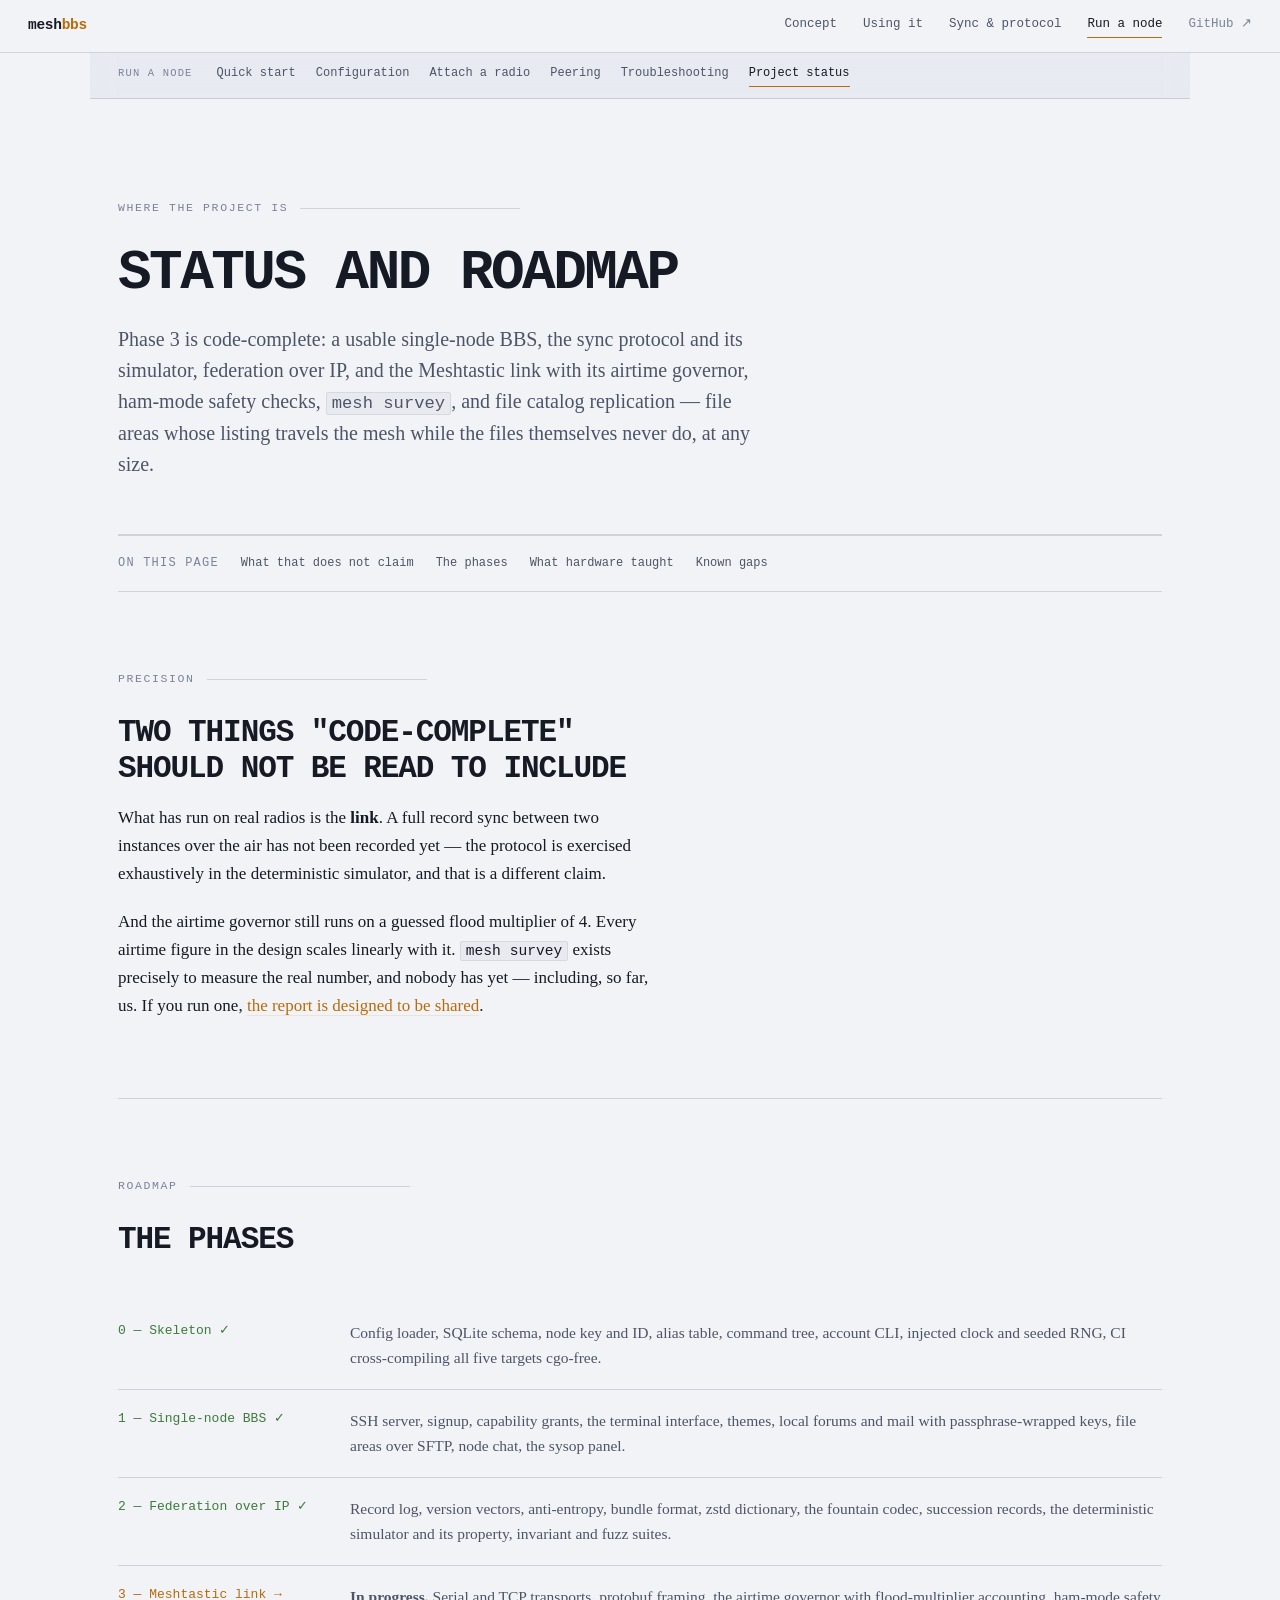
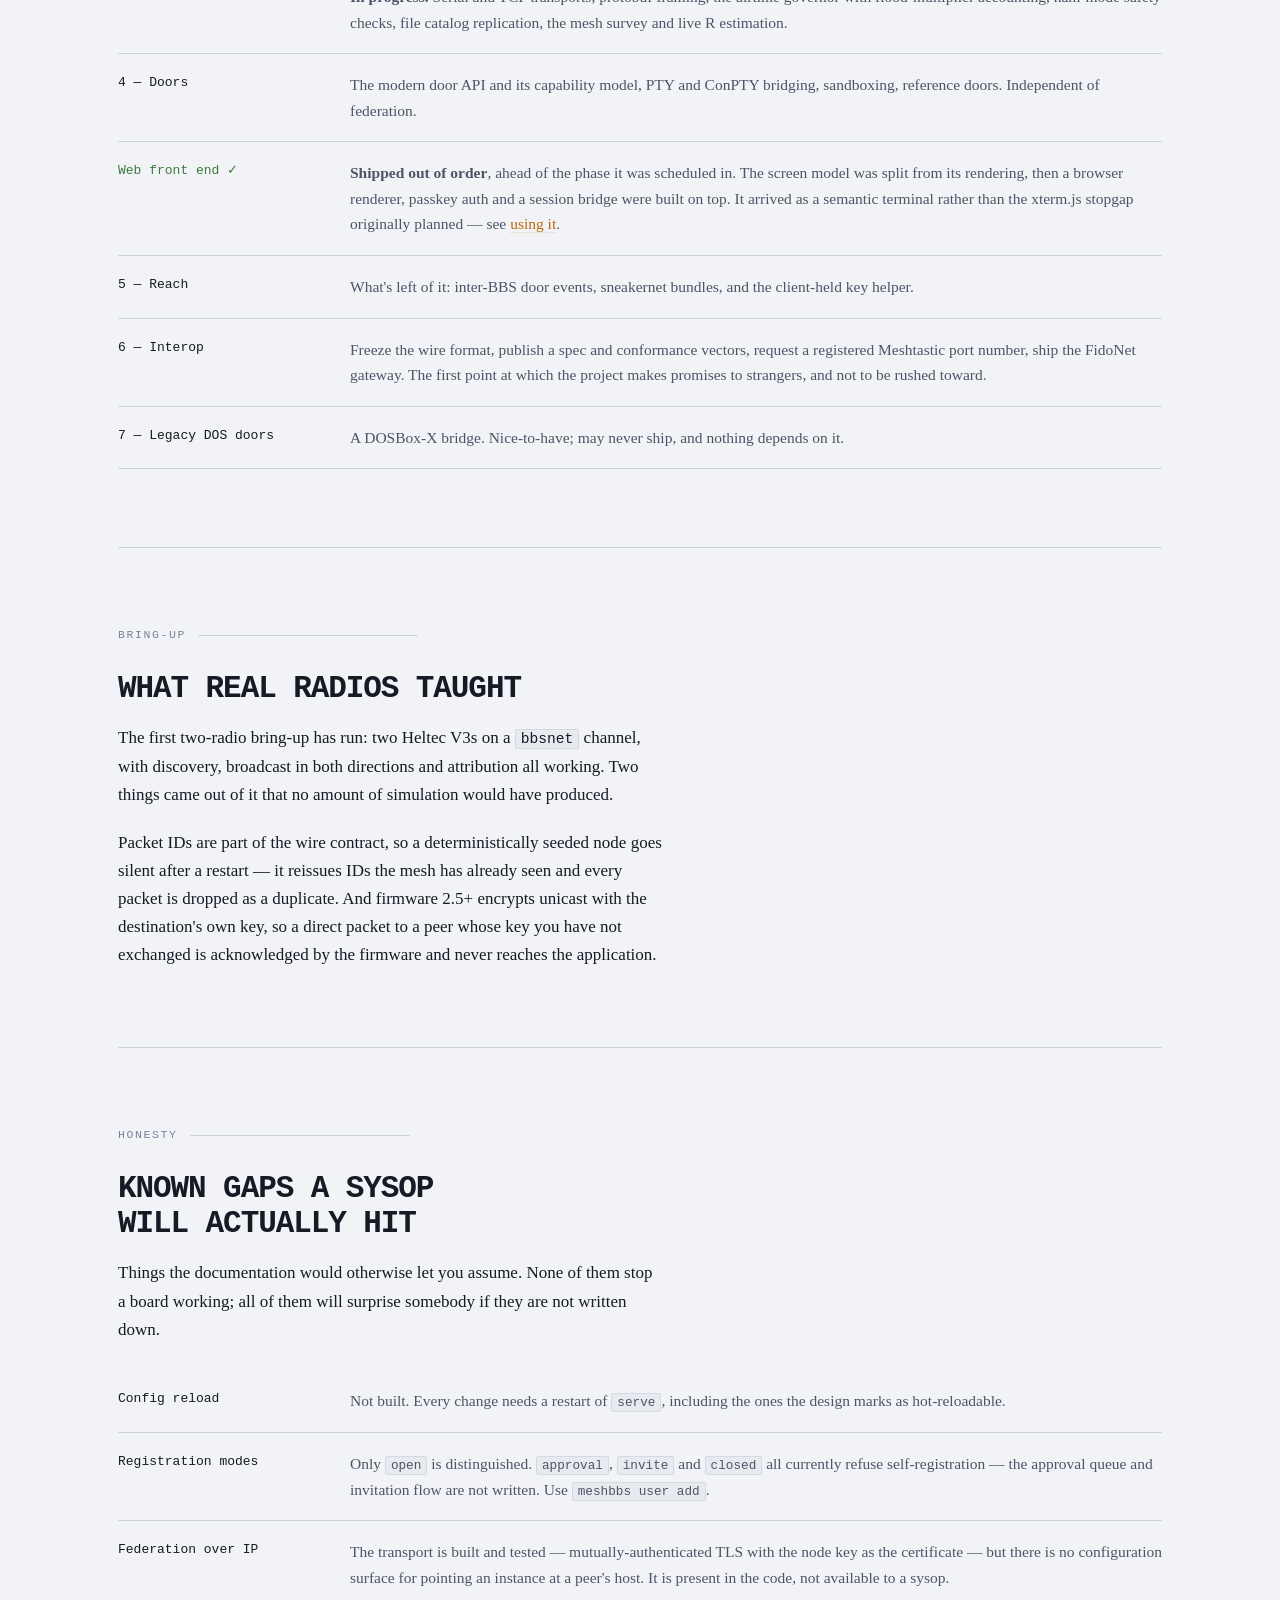
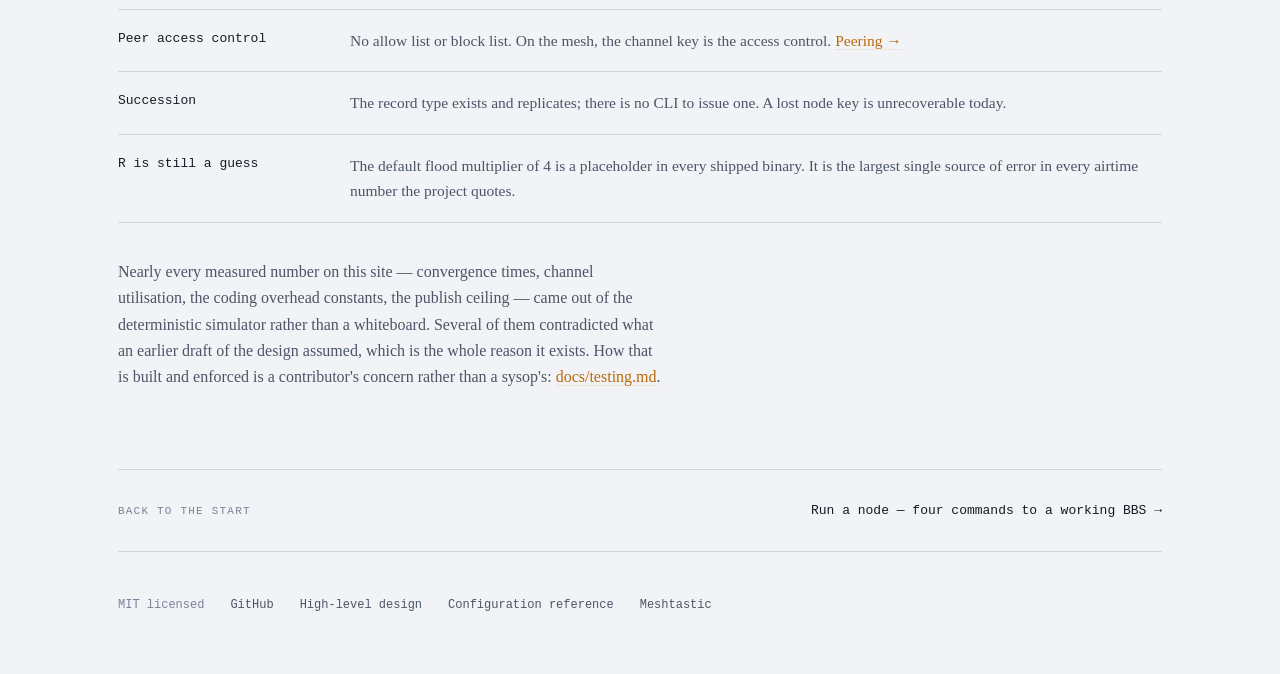
<file: site/status.html>
<!DOCTYPE html>
<html lang="en">
<head>
<meta charset="utf-8">
<meta name="viewport" content="width=device-width, initial-scale=1">
<title>Project status — meshbbs</title>
<meta name="description" content="What is built in meshbbs and what is not: the phase roadmap, what code-complete does not claim, and what has and has not been proven on real radios.">
<link rel="stylesheet" href="style.css">
<script src="site.js" defer></script>
</head>
<body>

<nav class="nav">
  <a class="brand" href="index.html">mesh<span>bbs</span></a>
  <a href="concept.html">Concept</a>
  <a href="using.html">Using it</a>
  <a href="protocol.html">Sync &amp; protocol</a>
  <a href="running.html">Run a node</a>
  <a class="gh" href="https://github.com/aghman/meshbbs">GitHub ↗</a>
</nav>

<div class="wrap">

  <div class="subnav">
    <b>Run a node</b>
    <a href="running.html">Quick start</a>
    <a href="config.html">Configuration</a>
    <a href="radio.html">Attach a radio</a>
    <a href="peering.html">Peering</a>
    <a href="troubleshooting.html">Troubleshooting</a>
    <a href="status.html">Project status</a>
  </div>

  <header class="pagehead">
    <div class="eyebrow">Where the project is</div>
    <h1>Status and roadmap</h1>
    <p class="lede col">
      Phase 3 is code-complete: a usable single-node BBS, the sync protocol and its simulator,
      federation over IP, and the Meshtastic link with its airtime governor, ham-mode safety checks,
      <code>mesh survey</code>, and file catalog replication — file areas whose listing travels the
      mesh while the files themselves never do, at any size.
    </p>
  </header>

  <div class="toc">
    <span>On this page</span>
    <a href="#claims">What that does not claim</a>
    <a href="#phases">The phases</a>
    <a href="#hardware">What hardware taught</a>
    <a href="#gaps">Known gaps</a>
  </div>

  <!-- ─────────────────────────────────────────────────── -->
  <section id="claims">
    <div class="eyebrow">Precision</div>
    <div class="col prose">
      <h2>Two things "code-complete" should not be read to include</h2>
      <p>
        What has run on real radios is the <strong>link</strong>. A full record sync between two
        instances over the air has not been recorded yet — the protocol is exercised exhaustively
        in the deterministic simulator, and that is a different claim.
      </p>
      <p>
        And the airtime governor still runs on a guessed flood multiplier of 4. Every airtime figure
        in the design scales linearly with it. <code>mesh survey</code> exists precisely to measure
        the real number, and nobody has yet — including, so far, us. If you run one,
        <a class="inline" href="radio.html#survey">the report is designed to be shared</a>.
      </p>
    </div>
  </section>

  <!-- ─────────────────────────────────────────────────── -->
  <section id="phases">
    <div class="eyebrow">Roadmap</div>
    <div class="col prose">
      <h2>The phases</h2>
    </div>

    <div class="gap-s"></div>

    <div class="rows">
      <div class="row">
        <div class="k" style="color:var(--ok)">0 — Skeleton ✓</div>
        <div class="v">Config loader, SQLite schema, node key and ID, alias table, command tree,
          account CLI, injected clock and seeded RNG, CI cross-compiling all five targets
          cgo-free.</div>
      </div>
      <div class="row">
        <div class="k" style="color:var(--ok)">1 — Single-node BBS ✓</div>
        <div class="v">SSH server, signup, capability grants, the terminal interface, themes, local
          forums and mail with passphrase-wrapped keys, file areas over SFTP, node chat, the sysop
          panel.</div>
      </div>
      <div class="row">
        <div class="k" style="color:var(--ok)">2 — Federation over IP ✓</div>
        <div class="v">Record log, version vectors, anti-entropy, bundle format, zstd dictionary,
          the fountain codec, succession records, the deterministic simulator and its property,
          invariant and fuzz suites.</div>
      </div>
      <div class="row">
        <div class="k" style="color:var(--amber)">3 — Meshtastic link →</div>
        <div class="v"><strong>In progress.</strong> Serial and TCP transports, protobuf framing,
          the airtime governor with flood-multiplier accounting, ham-mode safety checks, file
          catalog replication, the mesh survey and live R estimation.</div>
      </div>
      <div class="row">
        <div class="k">4 — Doors</div>
        <div class="v">The modern door API and its capability model, PTY and ConPTY bridging,
          sandboxing, reference doors. Independent of federation.</div>
      </div>
      <div class="row">
        <div class="k" style="color:var(--ok)">Web front end ✓</div>
        <div class="v"><strong>Shipped out of order</strong>, ahead of the phase it was scheduled
          in. The screen model was split from its rendering, then a browser renderer, passkey auth
          and a session bridge were built on top. It arrived as a semantic terminal rather than the
          xterm.js stopgap originally planned — see <a class="inline"
          href="using.html#web">using it</a>.</div>
      </div>
      <div class="row">
        <div class="k">5 — Reach</div>
        <div class="v">What's left of it: inter-BBS door events, sneakernet bundles, and the
          client-held key helper.</div>
      </div>
      <div class="row">
        <div class="k">6 — Interop</div>
        <div class="v">Freeze the wire format, publish a spec and conformance vectors, request a
          registered Meshtastic port number, ship the FidoNet gateway. The first point at which the
          project makes promises to strangers, and not to be rushed toward.</div>
      </div>
      <div class="row">
        <div class="k">7 — Legacy DOS doors</div>
        <div class="v">A DOSBox-X bridge. Nice-to-have; may never ship, and nothing depends on
          it.</div>
      </div>
    </div>
  </section>

  <!-- ─────────────────────────────────────────────────── -->
  <section id="hardware">
    <div class="eyebrow">Bring-up</div>
    <div class="col prose">
      <h2>What real radios taught</h2>
      <p>
        The first two-radio bring-up has run: two Heltec V3s on a <code>bbsnet</code> channel, with
        discovery, broadcast in both directions and attribution all working. Two things came out of
        it that no amount of simulation would have produced.
      </p>
      <p>
        Packet IDs are part of the wire contract, so a deterministically seeded node goes silent
        after a restart — it reissues IDs the mesh has already seen and every packet is dropped as a
        duplicate. And firmware 2.5+ encrypts unicast with the destination's own key, so a direct
        packet to a peer whose key you have not exchanged is acknowledged by the firmware and never
        reaches the application.
      </p>
    </div>
  </section>

  <!-- ─────────────────────────────────────────────────── -->
  <section id="gaps">
    <div class="eyebrow">Honesty</div>
    <div class="col prose">
      <h2>Known gaps a sysop will actually hit</h2>
      <p>
        Things the documentation would otherwise let you assume. None of them stop a board working;
        all of them will surprise somebody if they are not written down.
      </p>
    </div>

    <div class="gap-s"></div>

    <div class="rows">
      <div class="row">
        <div class="k">Config reload</div>
        <div class="v">Not built. Every change needs a restart of <code>serve</code>, including the
          ones the design marks as hot-reloadable.</div>
      </div>
      <div class="row">
        <div class="k">Registration modes</div>
        <div class="v">Only <code>open</code> is distinguished. <code>approval</code>,
          <code>invite</code> and <code>closed</code> all currently refuse self-registration —
          the approval queue and invitation flow are not written. Use
          <code>meshbbs user add</code>.</div>
      </div>
      <div class="row">
        <div class="k">Federation over IP</div>
        <div class="v">The transport is built and tested — mutually-authenticated TLS with the node
          key as the certificate — but there is no configuration surface for pointing an instance at
          a peer's host. It is present in the code, not available to a sysop.</div>
      </div>
      <div class="row">
        <div class="k">Peer access control</div>
        <div class="v">No allow list or block list. On the mesh, the channel key is the access
          control. <a class="inline" href="peering.html">Peering →</a></div>
      </div>
      <div class="row">
        <div class="k">Succession</div>
        <div class="v">The record type exists and replicates; there is no CLI to issue one. A lost
          node key is unrecoverable today.</div>
      </div>
      <div class="row">
        <div class="k">R is still a guess</div>
        <div class="v">The default flood multiplier of 4 is a placeholder in every shipped binary.
          It is the largest single source of error in every airtime number the project
          quotes.</div>
      </div>
    </div>

    <div class="gap-m"></div>

    <div class="col prose">
      <p style="font-size:16px;color:var(--fg-dim)">
        Nearly every measured number on this site — convergence times, channel utilisation, the
        coding overhead constants, the publish ceiling — came out of the deterministic simulator
        rather than a whiteboard. Several of them contradicted what an earlier draft of the design
        assumed, which is the whole reason it exists. How that is built and enforced is a
        contributor's concern rather than a sysop's:
        <a class="inline" href="https://github.com/aghman/meshbbs/blob/main/docs/testing.md">docs/testing.md</a>.
      </p>
    </div>
  </section>

  <a class="next" href="running.html">
    <span class="nk">Back to the start</span>
    <span class="nt">Run a node — four commands to a working BBS →</span>
  </a>

  <footer>
    <span>MIT licensed</span>
    <a href="https://github.com/aghman/meshbbs">GitHub</a>
    <a href="https://github.com/aghman/meshbbs/blob/main/docs/design.md">High-level design</a>
    <a href="config-reference.html">Configuration reference</a>
    <a href="https://meshtastic.org">Meshtastic</a>
  </footer>
</div>

</body>
</html>
</file>
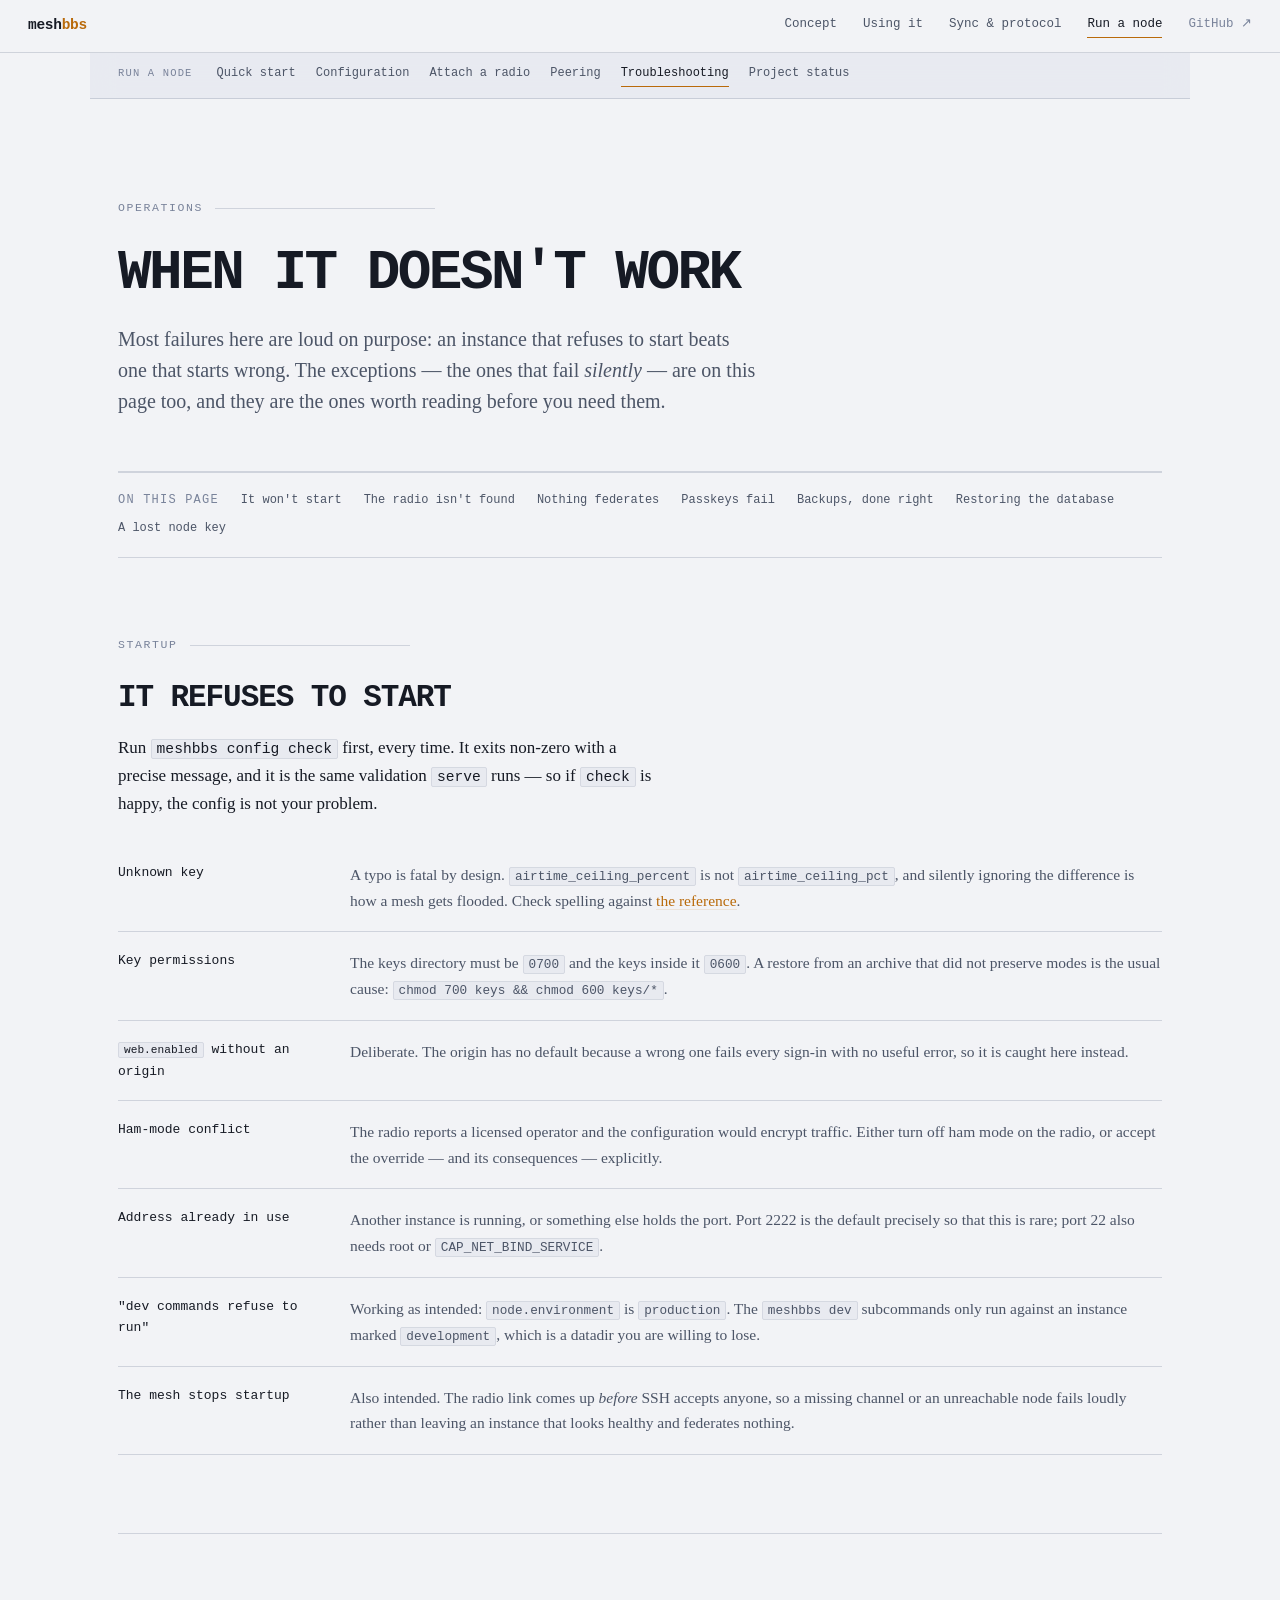
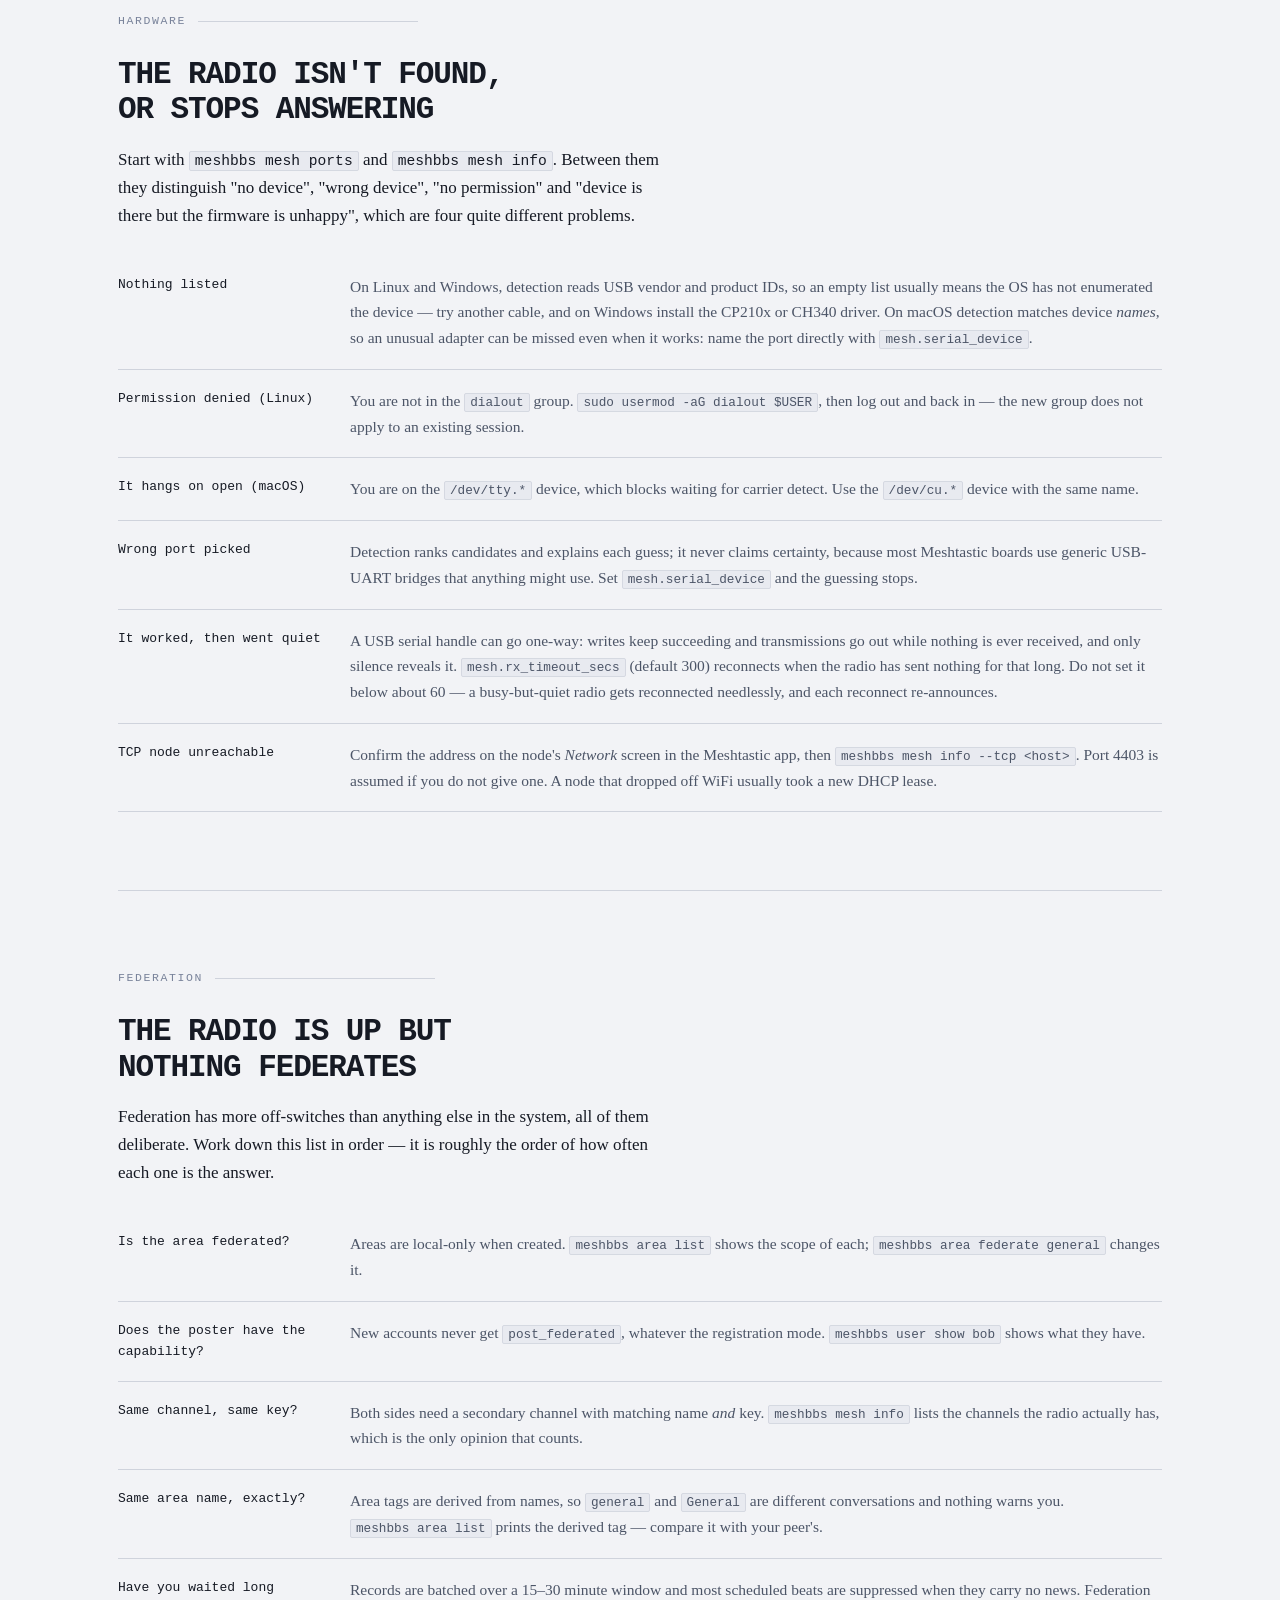
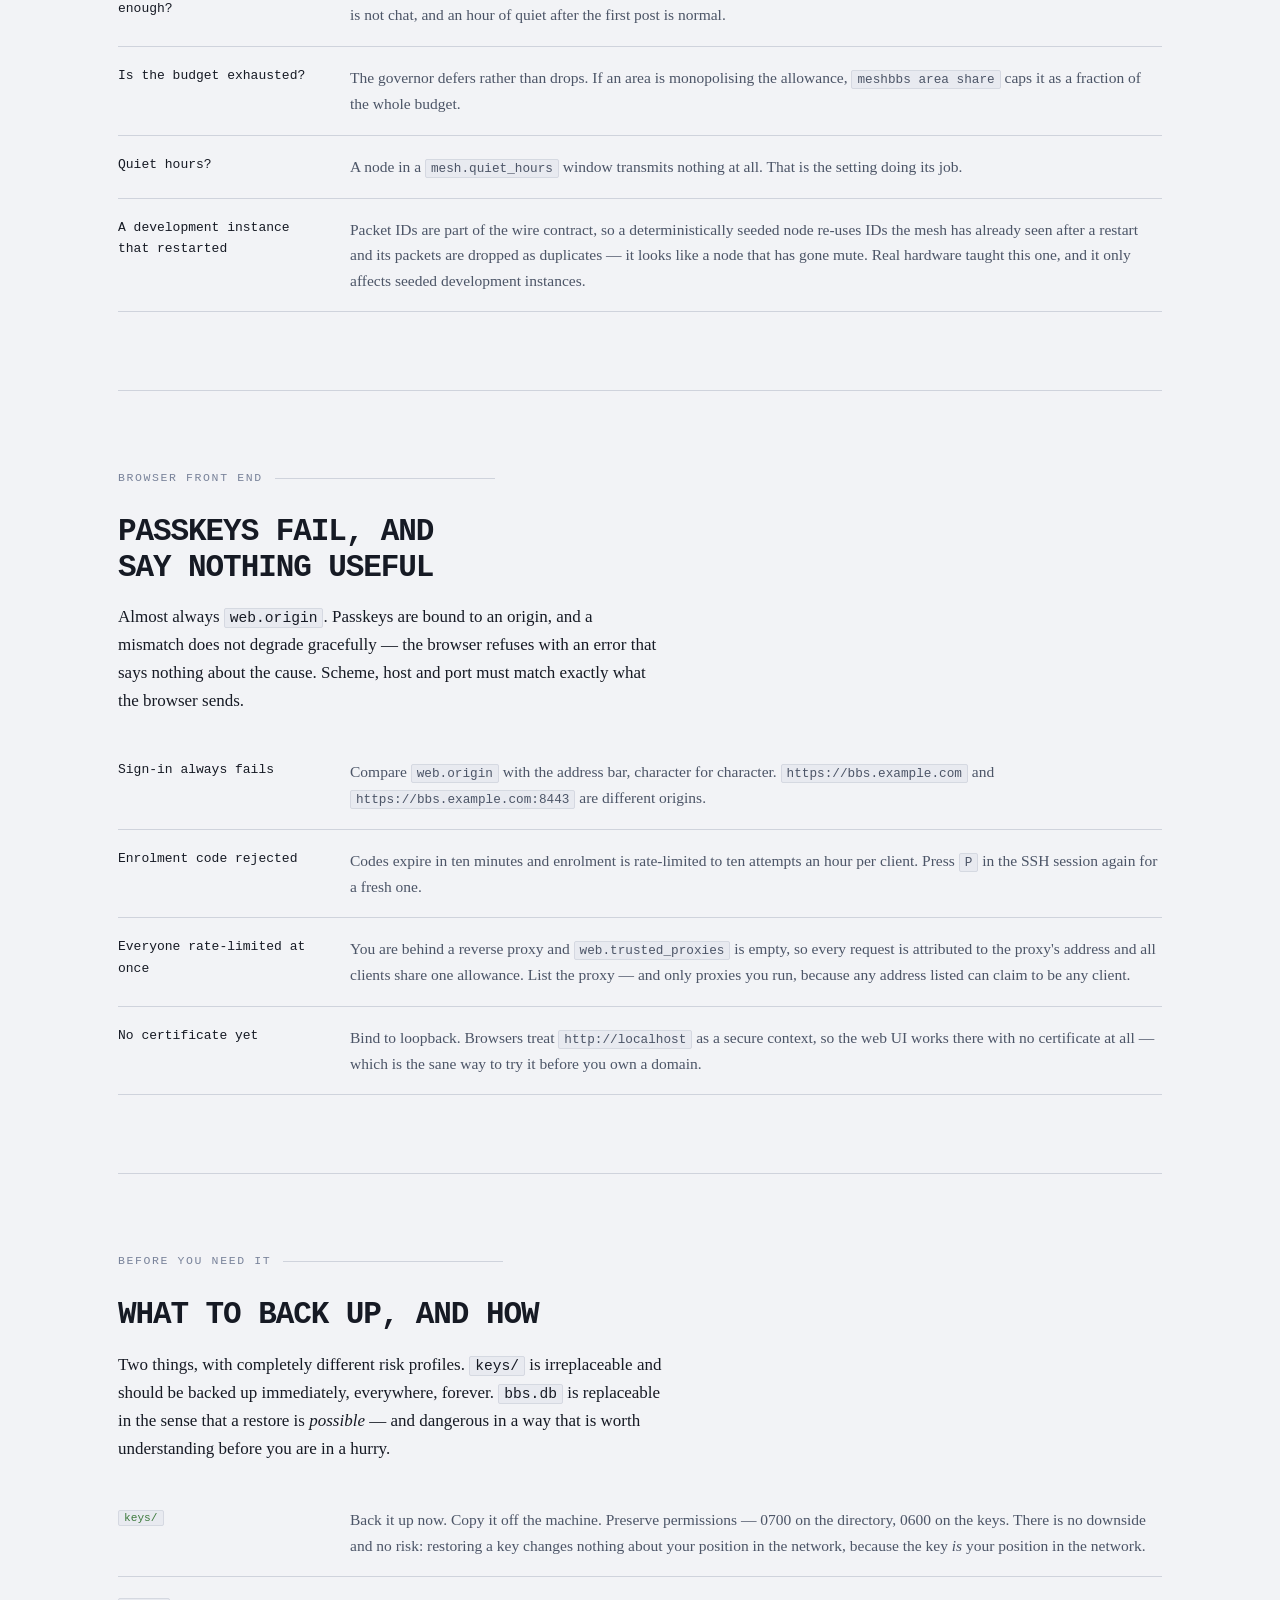
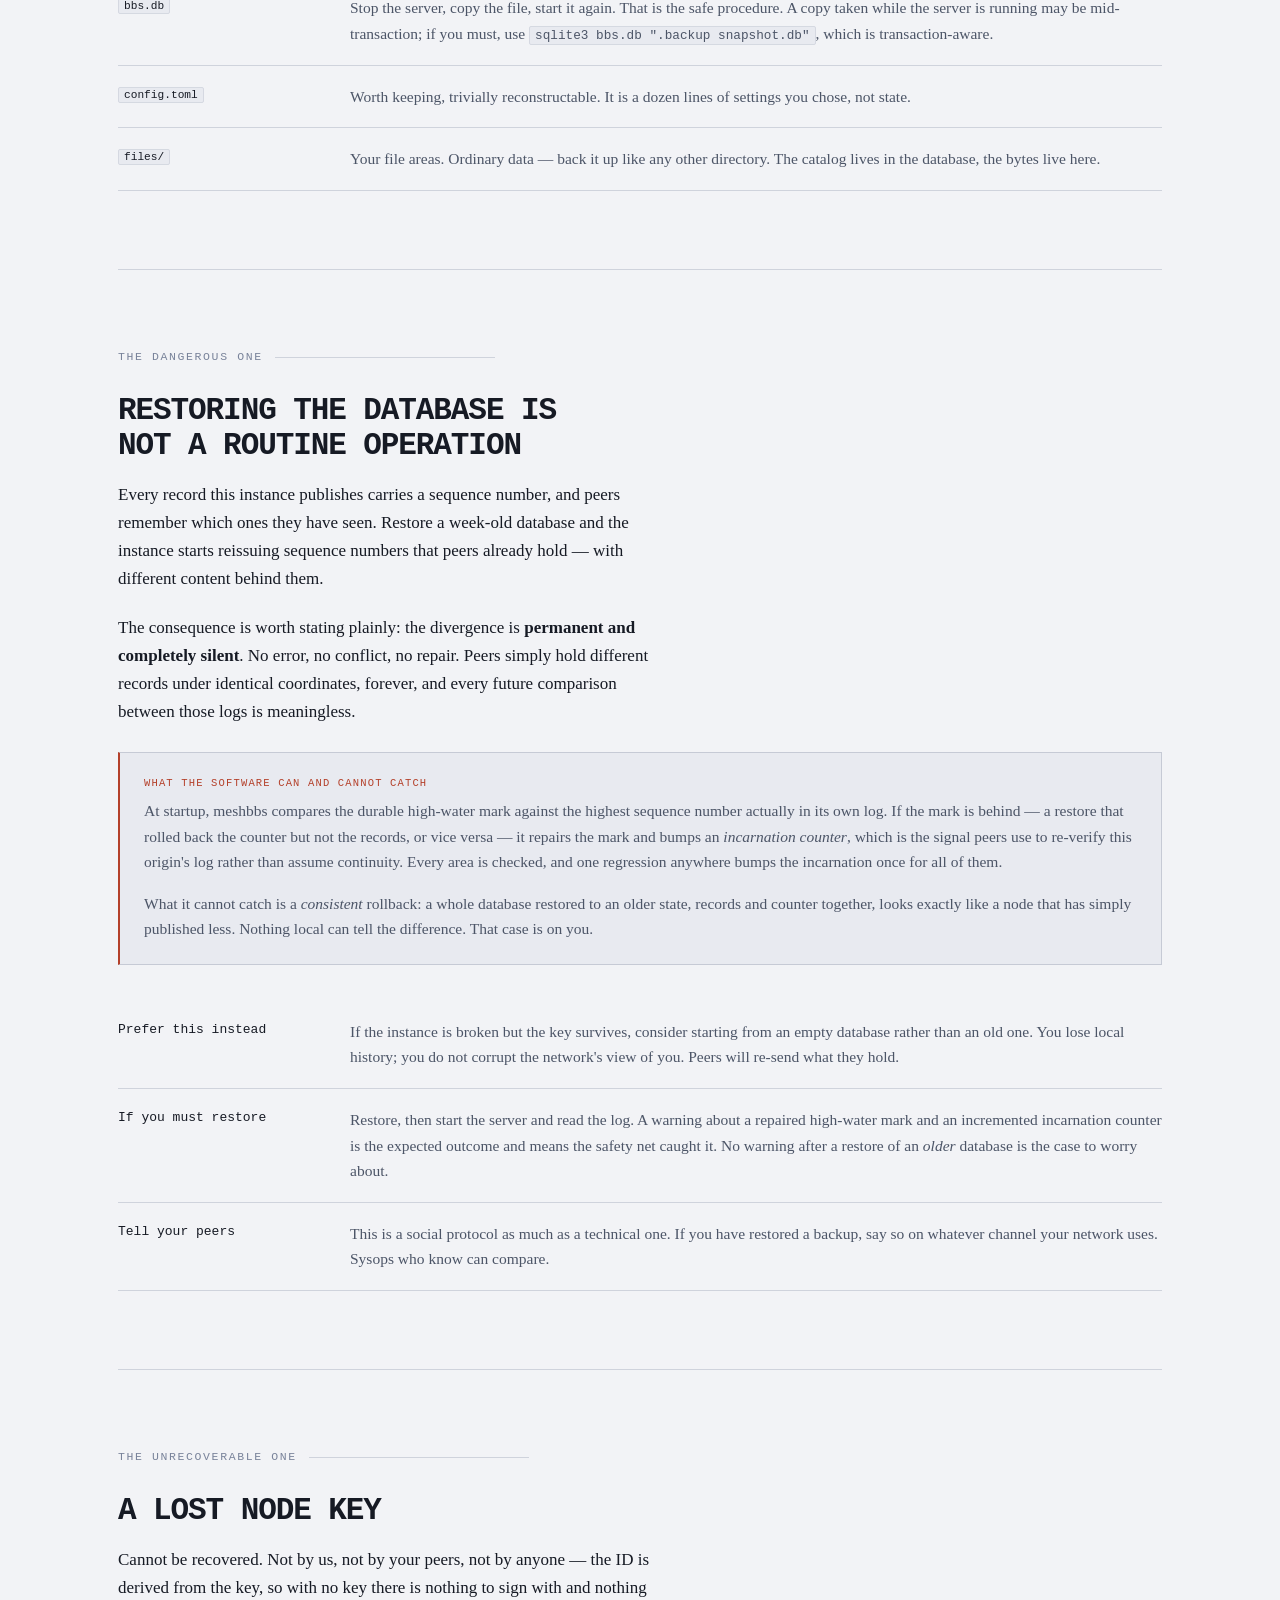
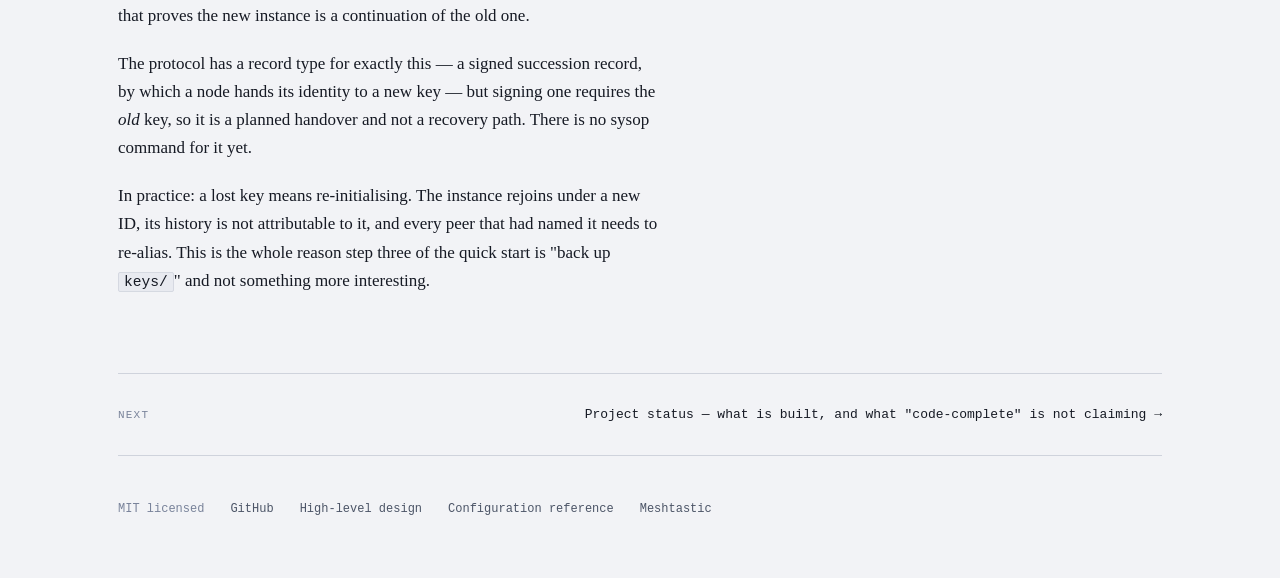
<file: site/troubleshooting.html>
<!DOCTYPE html>
<html lang="en">
<head>
<meta charset="utf-8">
<meta name="viewport" content="width=device-width, initial-scale=1">
<title>Troubleshooting — meshbbs</title>
<meta name="description" content="Diagnosing a meshbbs instance: startup refusals, serial ports, radios that do not federate, passkey failures, backups, and the one restore that can permanently diverge you from your peers.">
<link rel="stylesheet" href="style.css">
<script src="site.js" defer></script>
</head>
<body>

<nav class="nav">
  <a class="brand" href="index.html">mesh<span>bbs</span></a>
  <a href="concept.html">Concept</a>
  <a href="using.html">Using it</a>
  <a href="protocol.html">Sync &amp; protocol</a>
  <a href="running.html">Run a node</a>
  <a class="gh" href="https://github.com/aghman/meshbbs">GitHub ↗</a>
</nav>

<div class="wrap">

  <div class="subnav">
    <b>Run a node</b>
    <a href="running.html">Quick start</a>
    <a href="config.html">Configuration</a>
    <a href="radio.html">Attach a radio</a>
    <a href="peering.html">Peering</a>
    <a href="troubleshooting.html">Troubleshooting</a>
    <a href="status.html">Project status</a>
  </div>

  <header class="pagehead">
    <div class="eyebrow">Operations</div>
    <h1>When it doesn't work</h1>
    <p class="lede col">
      Most failures here are loud on purpose: an instance that refuses to start beats one that
      starts wrong. The exceptions — the ones that fail <em>silently</em> — are on this page too,
      and they are the ones worth reading before you need them.
    </p>
  </header>

  <div class="toc">
    <span>On this page</span>
    <a href="#startup">It won't start</a>
    <a href="#serial">The radio isn't found</a>
    <a href="#federate">Nothing federates</a>
    <a href="#web">Passkeys fail</a>
    <a href="#backup">Backups, done right</a>
    <a href="#restore">Restoring the database</a>
    <a href="#keys">A lost node key</a>
  </div>

  <!-- ─────────────────────────────────────────────────── -->
  <section id="startup">
    <div class="eyebrow">Startup</div>
    <div class="col prose">
      <h2>It refuses to start</h2>
      <p>
        Run <code>meshbbs config check</code> first, every time. It exits non-zero with a precise
        message, and it is the same validation <code>serve</code> runs — so if
        <code>check</code> is happy, the config is not your problem.
      </p>
    </div>

    <div class="gap-s"></div>

    <div class="rows">
      <div class="row">
        <div class="k">Unknown key</div>
        <div class="v">A typo is fatal by design. <code>airtime_ceiling_percent</code> is not
          <code>airtime_ceiling_pct</code>, and silently ignoring the difference is how a mesh gets
          flooded. Check spelling against
          <a class="inline" href="config-reference.html">the reference</a>.</div>
      </div>
      <div class="row">
        <div class="k">Key permissions</div>
        <div class="v">The keys directory must be <code>0700</code> and the keys inside it
          <code>0600</code>. A restore from an archive that did not preserve modes is the usual
          cause: <code>chmod 700 keys &amp;&amp; chmod 600 keys/*</code>.</div>
      </div>
      <div class="row">
        <div class="k"><code>web.enabled</code> without an origin</div>
        <div class="v">Deliberate. The origin has no default because a wrong one fails every
          sign-in with no useful error, so it is caught here instead.</div>
      </div>
      <div class="row">
        <div class="k">Ham-mode conflict</div>
        <div class="v">The radio reports a licensed operator and the configuration would encrypt
          traffic. Either turn off ham mode on the radio, or accept the override — and its
          consequences — explicitly.</div>
      </div>
      <div class="row">
        <div class="k">Address already in use</div>
        <div class="v">Another instance is running, or something else holds the port. Port 2222 is
          the default precisely so that this is rare; port 22 also needs root or
          <code>CAP_NET_BIND_SERVICE</code>.</div>
      </div>
      <div class="row">
        <div class="k">"dev commands refuse to run"</div>
        <div class="v">Working as intended: <code>node.environment</code> is
          <code>production</code>. The <code>meshbbs dev</code> subcommands only run against an
          instance marked <code>development</code>, which is a datadir you are willing to
          lose.</div>
      </div>
      <div class="row">
        <div class="k">The mesh stops startup</div>
        <div class="v">Also intended. The radio link comes up <em>before</em> SSH accepts anyone,
          so a missing channel or an unreachable node fails loudly rather than leaving an instance
          that looks healthy and federates nothing.</div>
      </div>
    </div>
  </section>

  <!-- ─────────────────────────────────────────────────── -->
  <section id="serial">
    <div class="eyebrow">Hardware</div>
    <div class="col prose">
      <h2>The radio isn't found, or stops answering</h2>
      <p>
        Start with <code>meshbbs mesh ports</code> and <code>meshbbs mesh info</code>. Between them
        they distinguish "no device", "wrong device", "no permission" and "device is there but the
        firmware is unhappy", which are four quite different problems.
      </p>
    </div>

    <div class="gap-s"></div>

    <div class="rows">
      <div class="row">
        <div class="k">Nothing listed</div>
        <div class="v">On Linux and Windows, detection reads USB vendor and product IDs, so an
          empty list usually means the OS has not enumerated the device — try another cable, and on
          Windows install the CP210x or CH340 driver. On macOS detection matches device
          <em>names</em>, so an unusual adapter can be missed even when it works: name the port
          directly with <code>mesh.serial_device</code>.</div>
      </div>
      <div class="row">
        <div class="k">Permission denied (Linux)</div>
        <div class="v">You are not in the <code>dialout</code> group.
          <code>sudo usermod -aG dialout $USER</code>, then log out and back in — the new group
          does not apply to an existing session.</div>
      </div>
      <div class="row">
        <div class="k">It hangs on open (macOS)</div>
        <div class="v">You are on the <code>/dev/tty.*</code> device, which blocks waiting for
          carrier detect. Use the <code>/dev/cu.*</code> device with the same name.</div>
      </div>
      <div class="row">
        <div class="k">Wrong port picked</div>
        <div class="v">Detection ranks candidates and explains each guess; it never claims
          certainty, because most Meshtastic boards use generic USB-UART bridges that anything
          might use. Set <code>mesh.serial_device</code> and the guessing stops.</div>
      </div>
      <div class="row">
        <div class="k">It worked, then went quiet</div>
        <div class="v">A USB serial handle can go one-way: writes keep succeeding and
          transmissions go out while nothing is ever received, and only silence reveals it.
          <code>mesh.rx_timeout_secs</code> (default 300) reconnects when the radio has sent
          nothing for that long. Do not set it below about 60 — a busy-but-quiet radio gets
          reconnected needlessly, and each reconnect re-announces.</div>
      </div>
      <div class="row">
        <div class="k">TCP node unreachable</div>
        <div class="v">Confirm the address on the node's <em>Network</em> screen in the Meshtastic
          app, then <code>meshbbs mesh info --tcp &lt;host&gt;</code>. Port 4403 is assumed if you
          do not give one. A node that dropped off WiFi usually took a new DHCP lease.</div>
      </div>
    </div>
  </section>

  <!-- ─────────────────────────────────────────────────── -->
  <section id="federate">
    <div class="eyebrow">Federation</div>
    <div class="col prose">
      <h2>The radio is up but nothing federates</h2>
      <p>
        Federation has more off-switches than anything else in the system, all of them deliberate.
        Work down this list in order — it is roughly the order of how often each one is the answer.
      </p>
    </div>

    <div class="gap-s"></div>

    <div class="rows">
      <div class="row">
        <div class="k">Is the area federated?</div>
        <div class="v">Areas are local-only when created. <code>meshbbs area list</code> shows the
          scope of each; <code>meshbbs area federate general</code> changes it.</div>
      </div>
      <div class="row">
        <div class="k">Does the poster have the capability?</div>
        <div class="v">New accounts never get <code>post_federated</code>, whatever the
          registration mode. <code>meshbbs user show bob</code> shows what they have.</div>
      </div>
      <div class="row">
        <div class="k">Same channel, same key?</div>
        <div class="v">Both sides need a secondary channel with matching name <em>and</em> key.
          <code>meshbbs mesh info</code> lists the channels the radio actually has, which is the
          only opinion that counts.</div>
      </div>
      <div class="row">
        <div class="k">Same area name, exactly?</div>
        <div class="v">Area tags are derived from names, so <code>general</code> and
          <code>General</code> are different conversations and nothing warns you.
          <code>meshbbs area list</code> prints the derived tag — compare it with your peer's.</div>
      </div>
      <div class="row">
        <div class="k">Have you waited long enough?</div>
        <div class="v">Records are batched over a 15–30 minute window and most scheduled beats are
          suppressed when they carry no news. Federation is not chat, and an hour of quiet after
          the first post is normal.</div>
      </div>
      <div class="row">
        <div class="k">Is the budget exhausted?</div>
        <div class="v">The governor defers rather than drops. If an area is monopolising the
          allowance, <code>meshbbs area share</code> caps it as a fraction of the whole
          budget.</div>
      </div>
      <div class="row">
        <div class="k">Quiet hours?</div>
        <div class="v">A node in a <code>mesh.quiet_hours</code> window transmits nothing at all.
          That is the setting doing its job.</div>
      </div>
      <div class="row">
        <div class="k">A development instance that restarted</div>
        <div class="v">Packet IDs are part of the wire contract, so a deterministically seeded node
          re-uses IDs the mesh has already seen after a restart and its packets are dropped as
          duplicates — it looks like a node that has gone mute. Real hardware taught this one, and
          it only affects seeded development instances.</div>
      </div>
    </div>
  </section>

  <!-- ─────────────────────────────────────────────────── -->
  <section id="web">
    <div class="eyebrow">Browser front end</div>
    <div class="col prose">
      <h2>Passkeys fail, and say nothing useful</h2>
      <p>
        Almost always <code>web.origin</code>. Passkeys are bound to an origin, and a mismatch does
        not degrade gracefully — the browser refuses with an error that says nothing about the
        cause. Scheme, host and port must match exactly what the browser sends.
      </p>
    </div>

    <div class="gap-s"></div>

    <div class="rows">
      <div class="row">
        <div class="k">Sign-in always fails</div>
        <div class="v">Compare <code>web.origin</code> with the address bar, character for
          character. <code>https://bbs.example.com</code> and
          <code>https://bbs.example.com:8443</code> are different origins.</div>
      </div>
      <div class="row">
        <div class="k">Enrolment code rejected</div>
        <div class="v">Codes expire in ten minutes and enrolment is rate-limited to ten attempts an
          hour per client. Press <code>P</code> in the SSH session again for a fresh one.</div>
      </div>
      <div class="row">
        <div class="k">Everyone rate-limited at once</div>
        <div class="v">You are behind a reverse proxy and <code>web.trusted_proxies</code> is
          empty, so every request is attributed to the proxy's address and all clients share one
          allowance. List the proxy — and only proxies you run, because any address listed can
          claim to be any client.</div>
      </div>
      <div class="row">
        <div class="k">No certificate yet</div>
        <div class="v">Bind to loopback. Browsers treat <code>http://localhost</code> as a secure
          context, so the web UI works there with no certificate at all — which is the sane way to
          try it before you own a domain.</div>
      </div>
    </div>
  </section>

  <!-- ─────────────────────────────────────────────────── -->
  <section id="backup">
    <div class="eyebrow">Before you need it</div>
    <div class="col prose">
      <h2>What to back up, and how</h2>
      <p>
        Two things, with completely different risk profiles. <code>keys/</code> is irreplaceable and
        should be backed up immediately, everywhere, forever. <code>bbs.db</code> is replaceable in
        the sense that a restore is <em>possible</em> — and dangerous in a way that is worth
        understanding before you are in a hurry.
      </p>
    </div>

    <div class="gap-s"></div>

    <div class="rows">
      <div class="row">
        <div class="k" style="color:var(--ok)"><code>keys/</code></div>
        <div class="v">Back it up now. Copy it off the machine. Preserve permissions — 0700 on the
          directory, 0600 on the keys. There is no downside and no risk: restoring a key changes
          nothing about your position in the network, because the key <em>is</em> your position in
          the network.</div>
      </div>
      <div class="row">
        <div class="k"><code>bbs.db</code></div>
        <div class="v">Stop the server, copy the file, start it again. That is the safe procedure.
          A copy taken while the server is running may be mid-transaction; if you must, use
          <code>sqlite3 bbs.db ".backup snapshot.db"</code>, which is transaction-aware.</div>
      </div>
      <div class="row">
        <div class="k"><code>config.toml</code></div>
        <div class="v">Worth keeping, trivially reconstructable. It is a dozen lines of settings
          you chose, not state.</div>
      </div>
      <div class="row">
        <div class="k"><code>files/</code></div>
        <div class="v">Your file areas. Ordinary data — back it up like any other directory. The
          catalog lives in the database, the bytes live here.</div>
      </div>
    </div>
  </section>

  <!-- ─────────────────────────────────────────────────── -->
  <section id="restore">
    <div class="eyebrow">The dangerous one</div>
    <div class="col prose">
      <h2>Restoring the database is not a routine operation</h2>
      <p>
        Every record this instance publishes carries a sequence number, and peers remember which
        ones they have seen. Restore a week-old database and the instance starts reissuing sequence
        numbers that peers already hold — with different content behind them.
      </p>
      <p>
        The consequence is worth stating plainly: the divergence is <strong>permanent and
        completely silent</strong>. No error, no conflict, no repair. Peers simply hold different
        records under identical coordinates, forever, and every future comparison between those
        logs is meaningless.
      </p>
    </div>

    <div class="gap-s"></div>

    <div class="note warn">
      <span class="tag">What the software can and cannot catch</span>
      <p>
        At startup, meshbbs compares the durable high-water mark against the highest sequence
        number actually in its own log. If the mark is behind — a restore that rolled back the
        counter but not the records, or vice versa — it repairs the mark and bumps an
        <em>incarnation counter</em>, which is the signal peers use to re-verify this origin's log
        rather than assume continuity. Every area is checked, and one regression anywhere bumps the
        incarnation once for all of them.
      </p>
      <p>
        What it cannot catch is a <em>consistent</em> rollback: a whole database restored to an
        older state, records and counter together, looks exactly like a node that has simply
        published less. Nothing local can tell the difference. That case is on you.
      </p>
    </div>

    <div class="gap-m"></div>

    <div class="rows">
      <div class="row">
        <div class="k">Prefer this instead</div>
        <div class="v">If the instance is broken but the key survives, consider starting from an
          empty database rather than an old one. You lose local history; you do not corrupt the
          network's view of you. Peers will re-send what they hold.</div>
      </div>
      <div class="row">
        <div class="k">If you must restore</div>
        <div class="v">Restore, then start the server and read the log. A warning about a repaired
          high-water mark and an incremented incarnation counter is the expected outcome and means
          the safety net caught it. No warning after a restore of an <em>older</em> database is
          the case to worry about.</div>
      </div>
      <div class="row">
        <div class="k">Tell your peers</div>
        <div class="v">This is a social protocol as much as a technical one. If you have restored a
          backup, say so on whatever channel your network uses. Sysops who know can compare.</div>
      </div>
    </div>
  </section>

  <!-- ─────────────────────────────────────────────────── -->
  <section id="keys">
    <div class="eyebrow">The unrecoverable one</div>
    <div class="col prose">
      <h2>A lost node key</h2>
      <p>
        Cannot be recovered. Not by us, not by your peers, not by anyone — the ID is derived from
        the key, so with no key there is nothing to sign with and nothing that proves the new
        instance is a continuation of the old one.
      </p>
      <p>
        The protocol has a record type for exactly this — a signed succession record, by which a
        node hands its identity to a new key — but signing one requires the <em>old</em> key, so it
        is a planned handover and not a recovery path. There is no sysop command for it yet.
      </p>
      <p>
        In practice: a lost key means re-initialising. The instance rejoins under a new ID, its
        history is not attributable to it, and every peer that had named it needs to re-alias. This
        is the whole reason step three of the quick start is "back up <code>keys/</code>" and not
        something more interesting.
      </p>
    </div>
  </section>

  <a class="next" href="status.html">
    <span class="nk">Next</span>
    <span class="nt">Project status — what is built, and what "code-complete" is not claiming →</span>
  </a>

  <footer>
    <span>MIT licensed</span>
    <a href="https://github.com/aghman/meshbbs">GitHub</a>
    <a href="https://github.com/aghman/meshbbs/blob/main/docs/design.md">High-level design</a>
    <a href="config-reference.html">Configuration reference</a>
    <a href="https://meshtastic.org">Meshtastic</a>
  </footer>
</div>

</body>
</html>
</file>
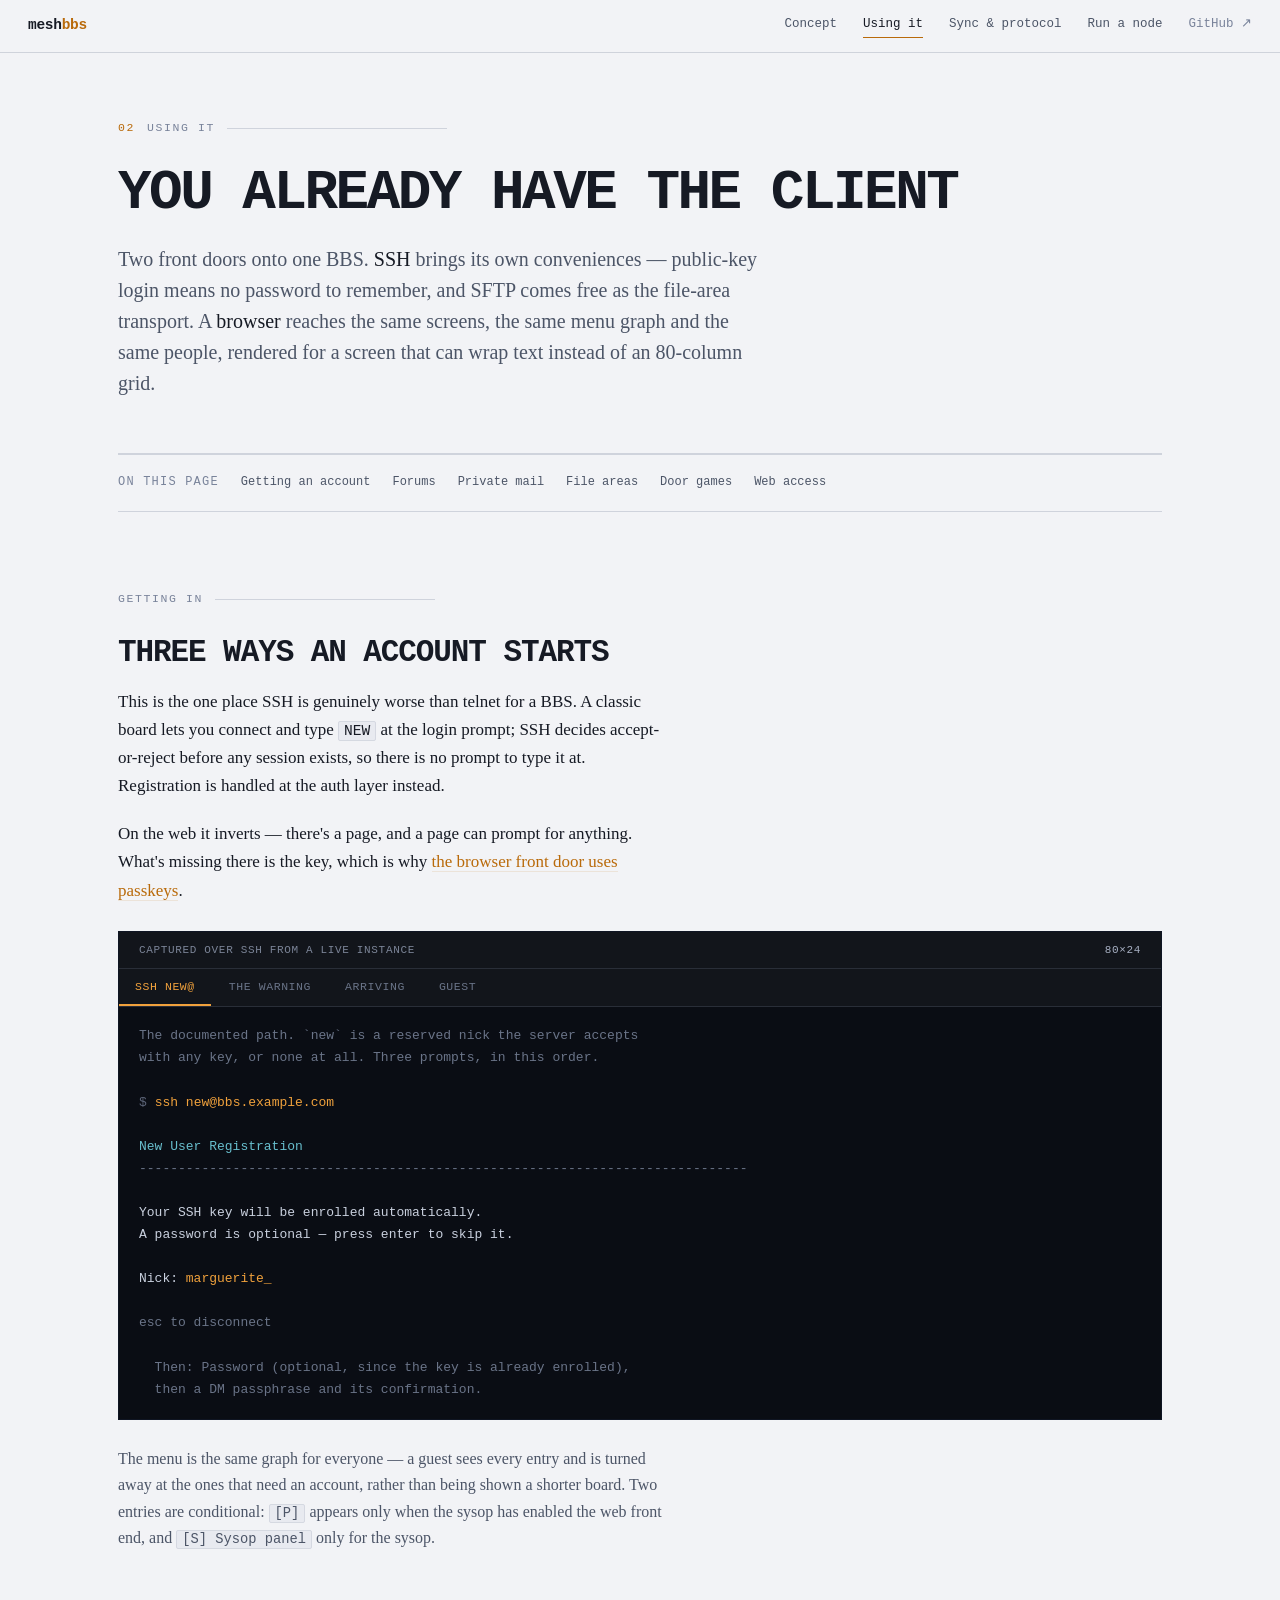
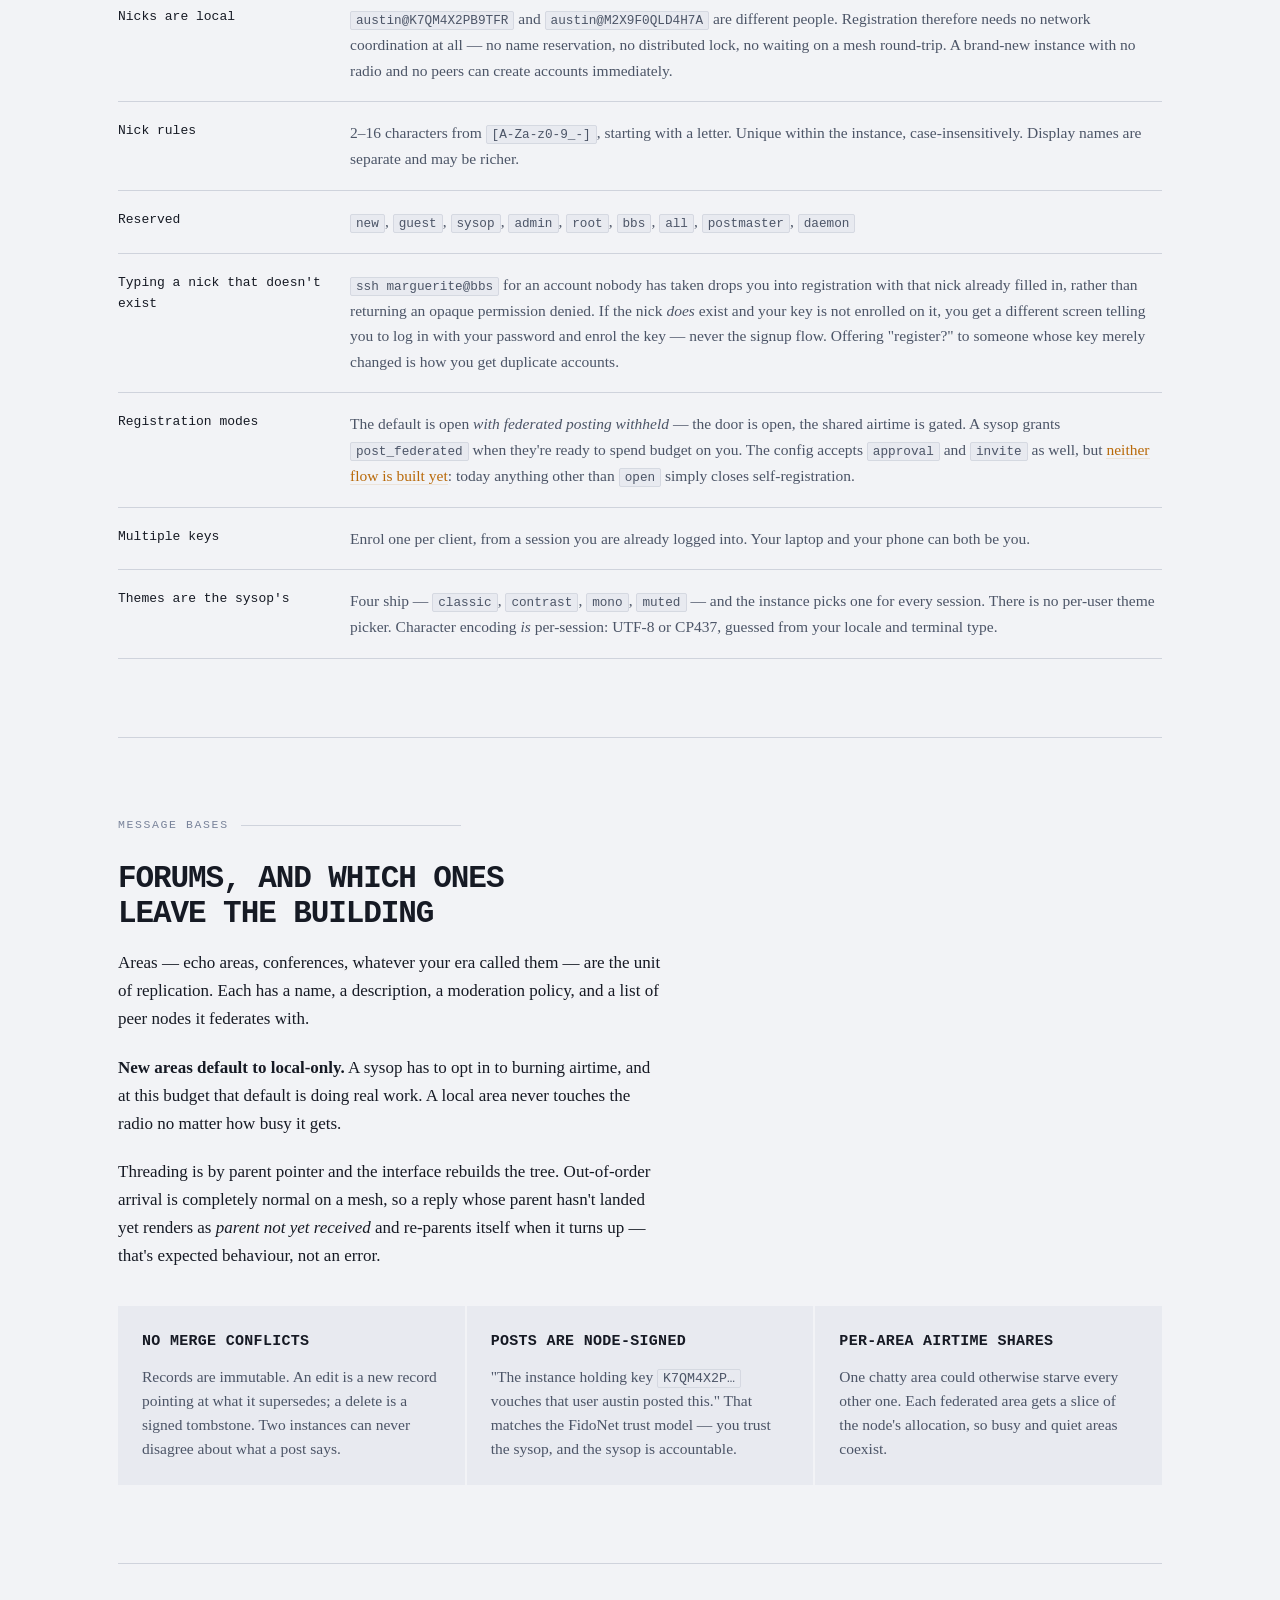
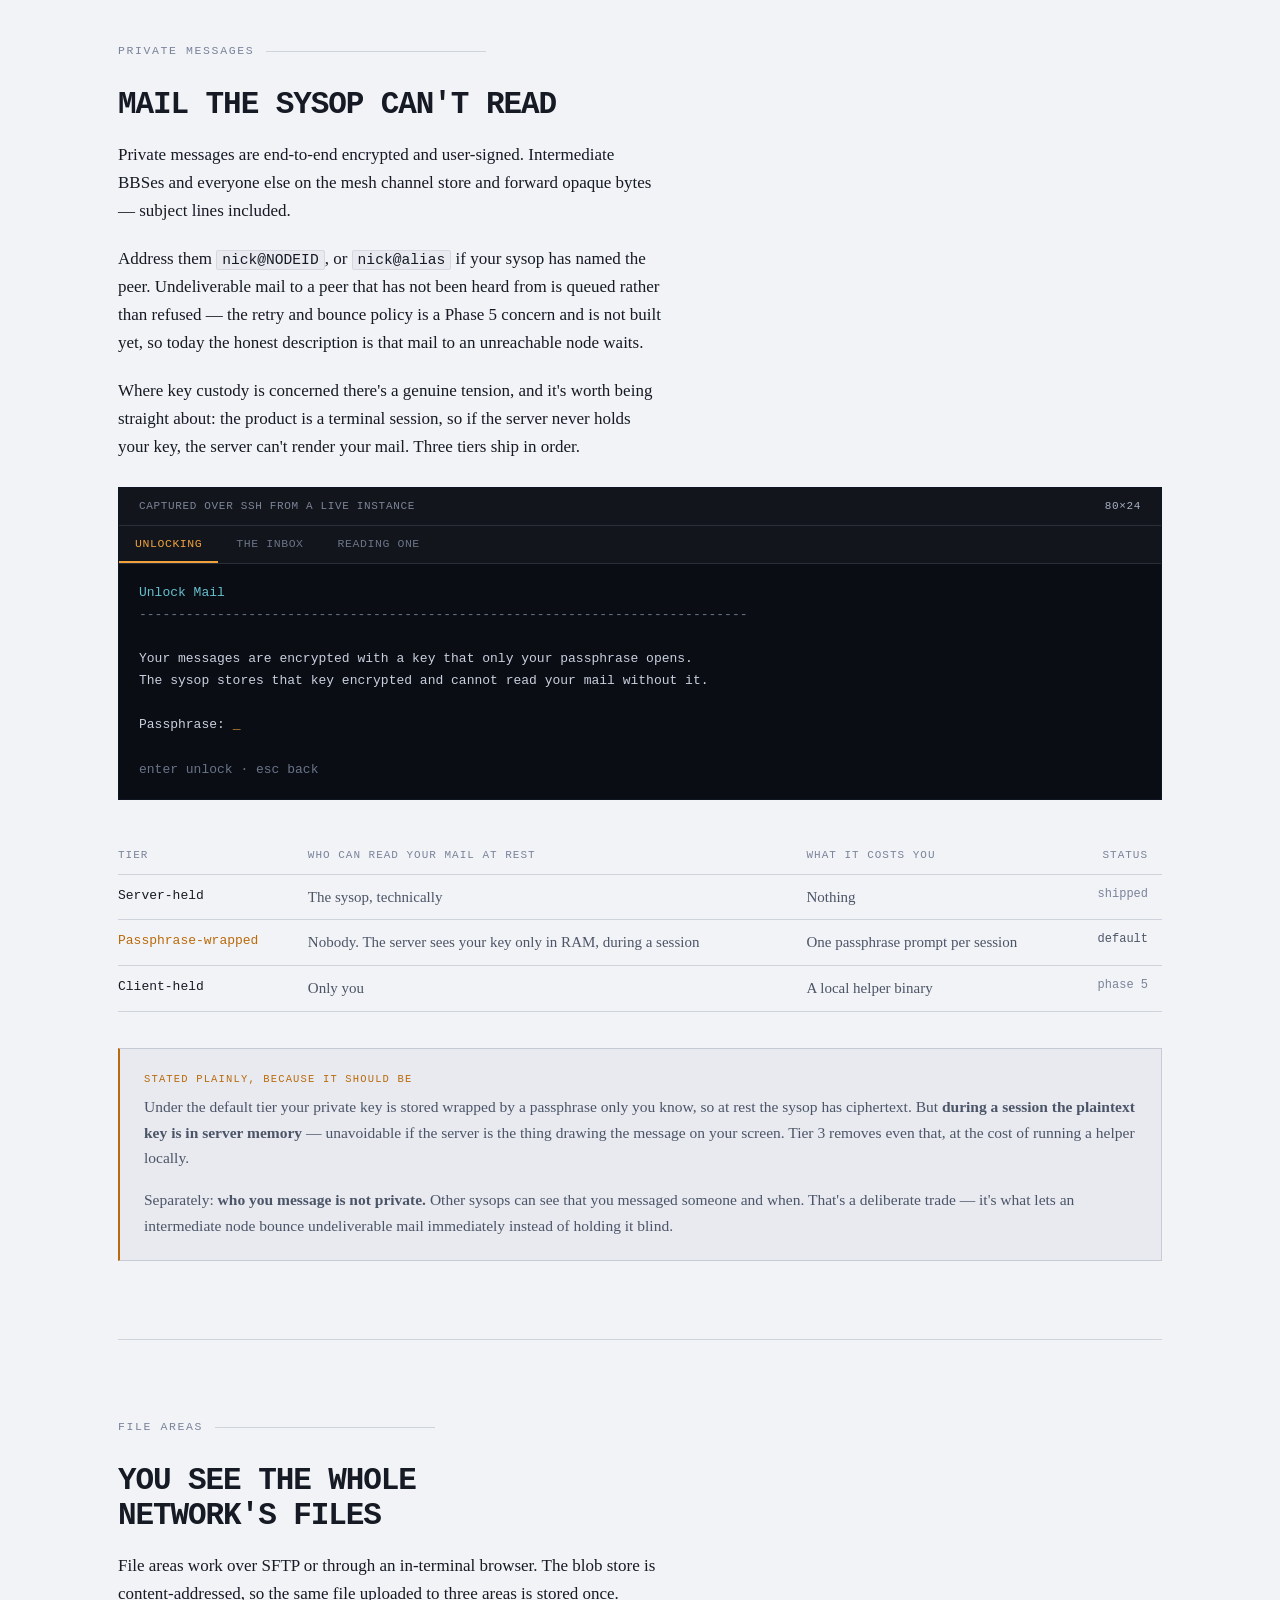
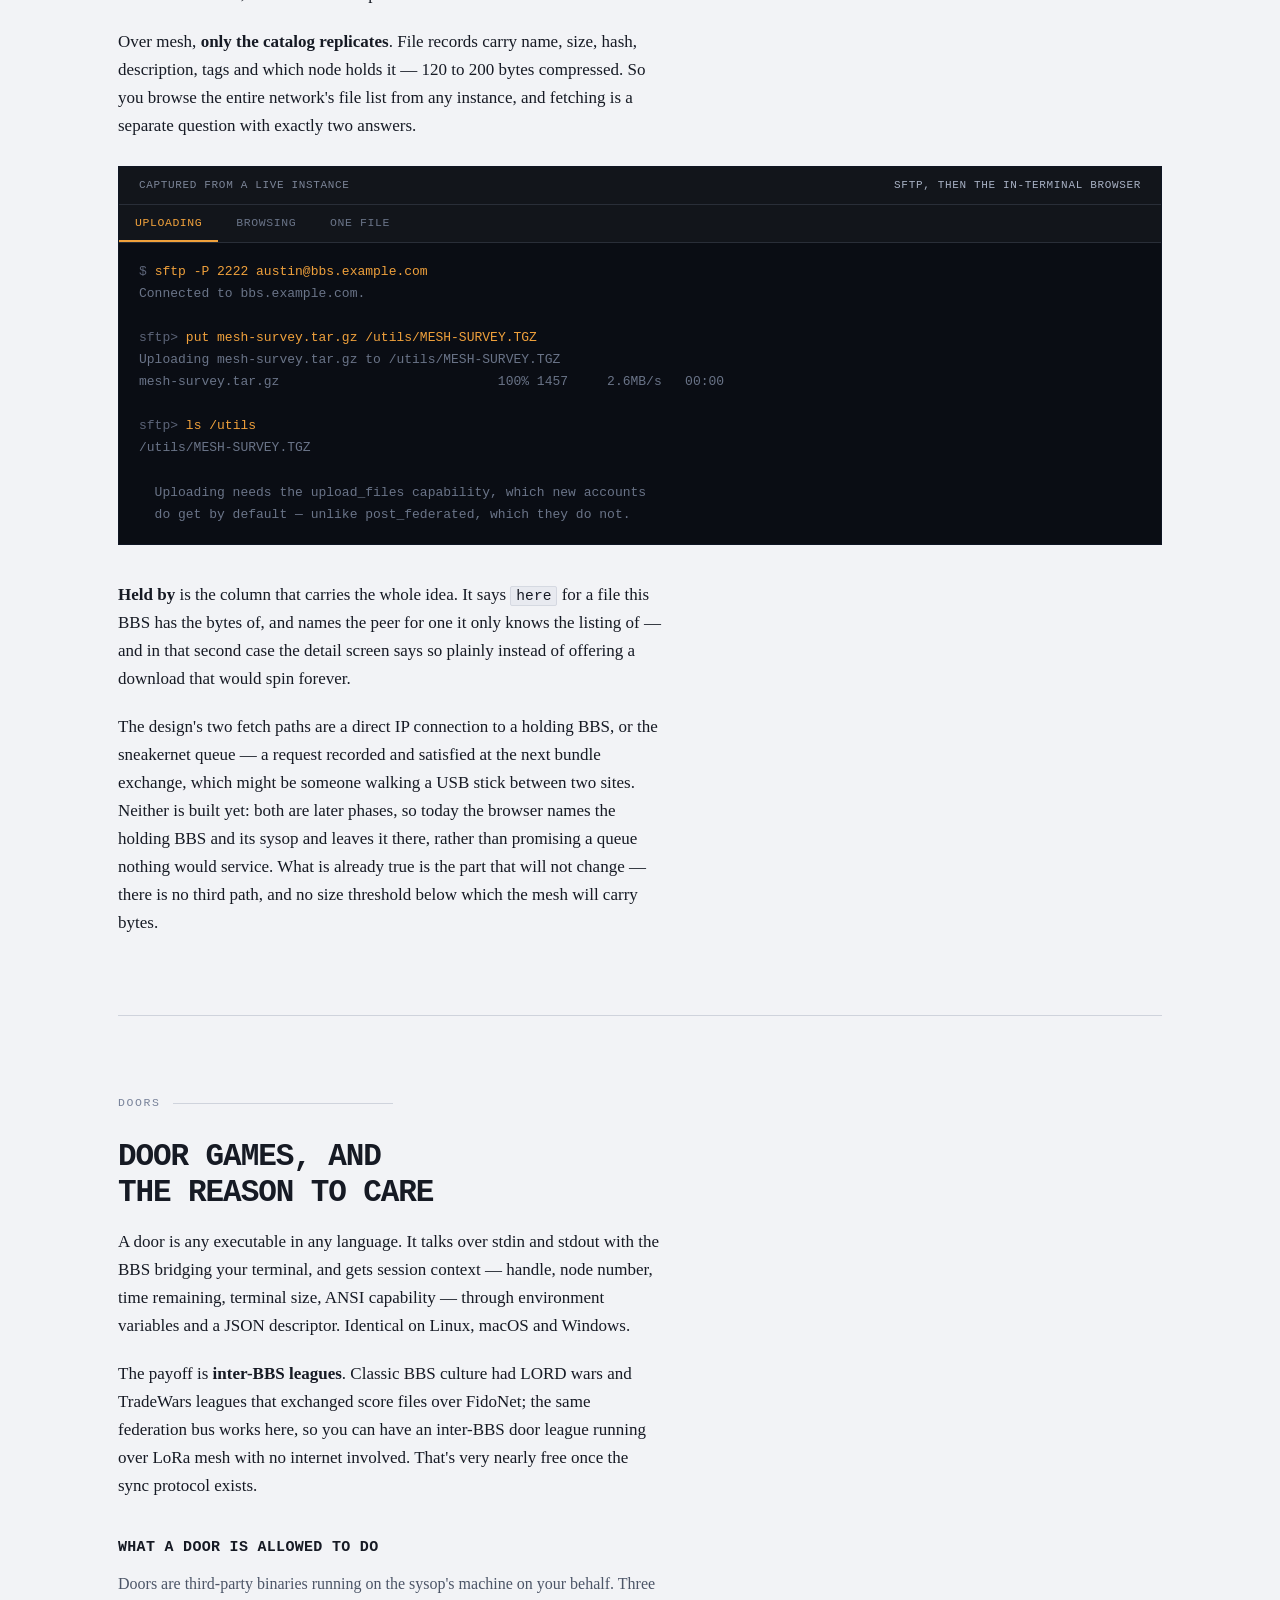
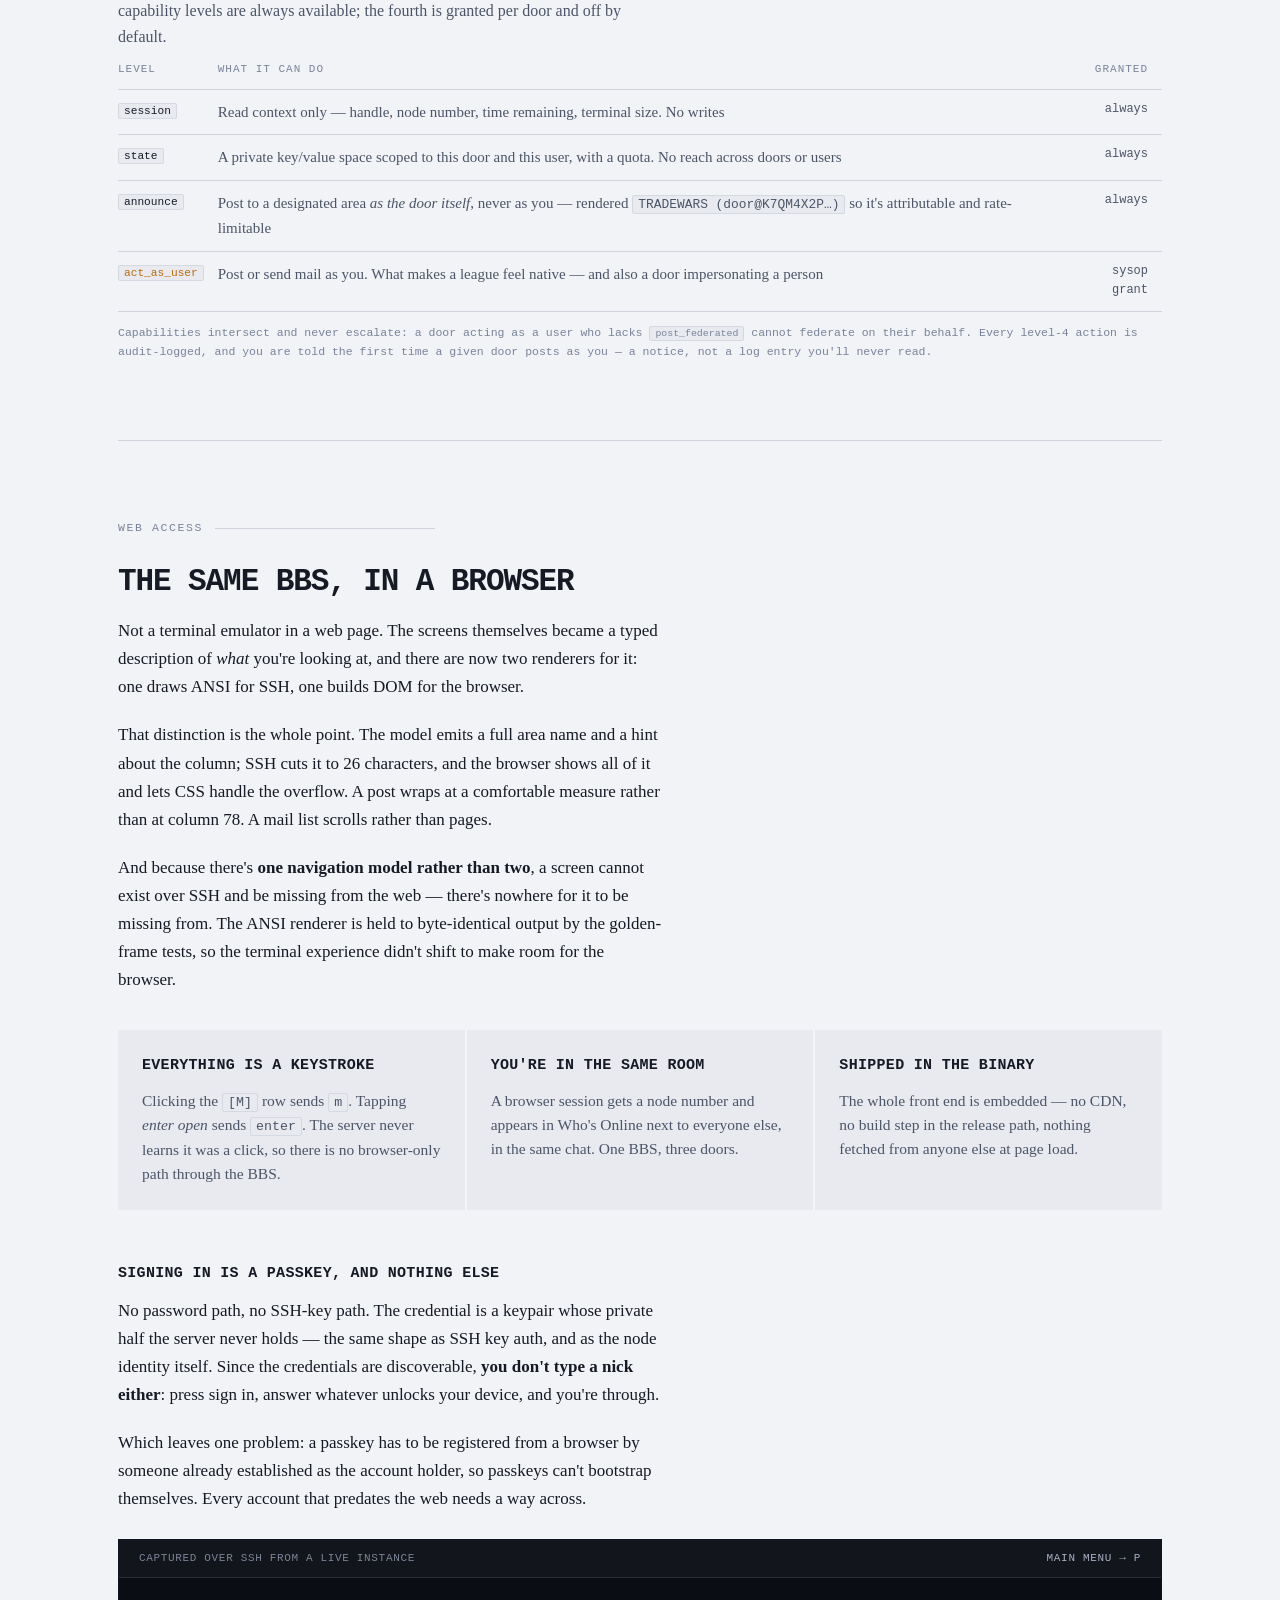
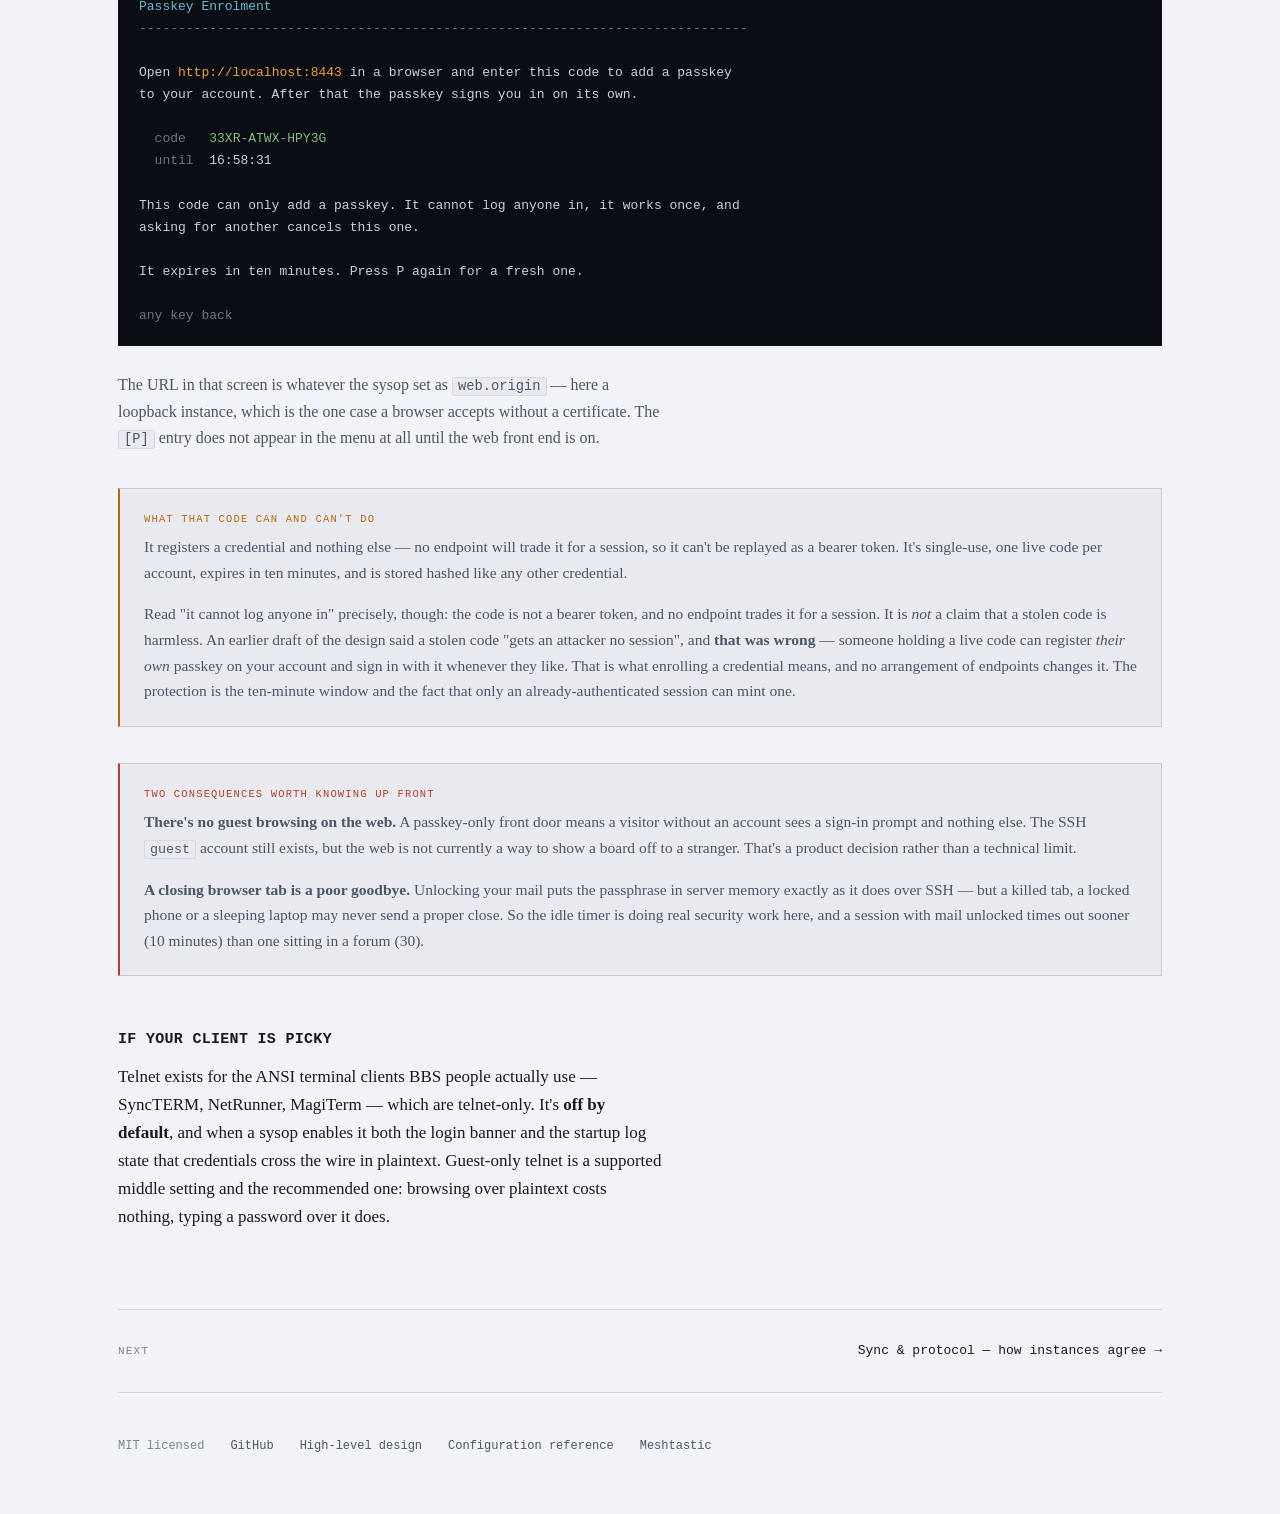
<file: site/using.html>
<!DOCTYPE html>
<html lang="en">
<head>
<meta charset="utf-8">
<meta name="viewport" content="width=device-width, initial-scale=1">
<title>Using it — meshbbs</title>
<meta name="description" content="How to use a meshbbs instance: registering and logging in over SSH, forums, encrypted private mail, file areas over SFTP, and door games.">
<link rel="stylesheet" href="style.css">
<script src="site.js" defer></script>
</head>
<body>

<nav class="nav">
  <a class="brand" href="index.html">mesh<span>bbs</span></a>
  <a href="concept.html">Concept</a>
  <a href="using.html">Using it</a>
  <a href="protocol.html">Sync &amp; protocol</a>
  <a href="running.html">Run a node</a>
  <a class="gh" href="https://github.com/aghman/meshbbs">GitHub ↗</a>
</nav>

<div class="wrap">

  <header class="pagehead">
    <div class="eyebrow"><b>02</b> Using it</div>
    <h1>You already have the client</h1>
    <p class="lede col">
      Two front doors onto one BBS. <strong>SSH</strong> brings its own conveniences — public-key
      login means no password to remember, and SFTP comes free as the file-area transport. A
      <strong>browser</strong> reaches the same screens, the same menu graph and the same people,
      rendered for a screen that can wrap text instead of an 80-column grid.
    </p>
  </header>

  <div class="toc">
    <span>On this page</span>
    <a href="#connect">Getting an account</a>
    <a href="#forums">Forums</a>
    <a href="#mail">Private mail</a>
    <a href="#files">File areas</a>
    <a href="#doors">Door games</a>
    <a href="#web">Web access</a>
  </div>

  <!-- ─────────────────────────────────────────────────── -->
  <section id="connect">
    <div class="eyebrow">Getting in</div>
    <div class="col prose">
      <h2>Three ways an account starts</h2>
      <p>
        This is the one place SSH is genuinely worse than telnet for a BBS. A classic board lets
        you connect and type <code>NEW</code> at the login prompt; SSH decides accept-or-reject
        before any session exists, so there is no prompt to type it at. Registration is handled at
        the auth layer instead.
      </p>
      <p>
        On the web it inverts — there's a page, and a page can prompt for anything. What's missing
        there is the key, which is why <a class="inline" href="#web">the browser front door uses
        passkeys</a>.
      </p>
    </div>

    <div class="gap-s"></div>

    <div class="term term-screen">
      <div class="term-cap"><span>Captured over SSH from a live instance</span><b>80×24</b></div>
      <div class="term-bar" role="tablist" aria-label="Ways to connect">
        <button role="tab" aria-selected="true"  data-tab="new">ssh new@</button>
        <button role="tab" aria-selected="false" data-tab="warn">The warning</button>
        <button role="tab" aria-selected="false" data-tab="login">Arriving</button>
        <button role="tab" aria-selected="false" data-tab="guest">Guest</button>
      </div>
      <div class="term-body">
<pre data-panel="new"><span class="d">The documented path. `new` is a reserved nick the server accepts</span>
<span class="d">with any key, or none at all. Three prompts, in this order.</span>

<span class="p">$</span> <span class="c">ssh new@bbs.example.com</span>

<span class="b">New User Registration</span>
<span class="d">------------------------------------------------------------------------------</span>

Your SSH key will be enrolled automatically.
A password is optional — press enter to skip it.

Nick: <span class="c">marguerite_</span>

<span class="d">esc to disconnect</span>

<span class="d">  Then: Password (optional, since the key is already enrolled),</span>
<span class="d">  then a DM passphrase and its confirmation.</span></pre>

<pre data-panel="warn" hidden><span class="d">The last screen before the account exists. It is not a formality —</span>
<span class="d">this is the one thing on the BBS nobody can undo for you.</span>

<span class="b">New User Registration</span>
<span class="d">------------------------------------------------------------------------------</span>

Before you finish, one thing that cannot be undone:

If you forget your passphrase, your private messages become permanently
unreadable. Not by the sysop, not by anyone. There is no reset, and inventing
one would defeat the point.

The sysop can reset your password, but doing so destroys your existing mail —
they will be warned, and so are you.

  <span class="b">[Y]</span> I understand, create my account    <span class="b">[N]</span> cancel

<span class="d">esc to disconnect</span></pre>

<pre data-panel="login" hidden><span class="p">$</span> <span class="c">ssh marguerite@bbs.example.com</span>

<span class="b">MeshBBS</span>
<span class="d">------------------------------------------------------------------------------</span>

You are marguerite  on node 1

  <span class="b">[M]</span> Message areas — read and post
  <span class="b">[F]</span> File areas — browse what is here
  <span class="b">[E]</span> Electronic mail — your private messages
  <span class="b">[C]</span> Chat with everyone online
  <span class="b">[D]</span> Door games
  <span class="b">[W]</span> Who else is online
  <span class="b">[N]</span> This node's identity
  <span class="b">[P]</span> Passkey for the web — sign in from a browser
  <span class="b">[Q]</span> Quit

<span class="g">* Welcome to the BBS, marguerite.</span>

<span class="d">Press a highlighted letter. Ctrl+C to disconnect.</span></pre>

<pre data-panel="guest" hidden><span class="p">$</span> <span class="c">ssh guest@bbs.example.com</span>

<span class="b">MeshBBS</span>
<span class="d">------------------------------------------------------------------------------</span>

You are guest (guest, read-only)  on node 1

  <span class="b">[M]</span> Message areas — read and post
  <span class="b">[F]</span> File areas — browse what is here
  <span class="b">[E]</span> Electronic mail — your private messages
  <span class="b">[C]</span> Chat with everyone online
  <span class="b">[D]</span> Door games
  <span class="b">[W]</span> Who else is online
  <span class="b">[N]</span> This node's identity
  <span class="b">[Q]</span> Quit

<span class="d">You are browsing as a guest. Run `ssh new@this-bbs` to register.</span>

<span class="d">Press a highlighted letter. Ctrl+C to disconnect.</span></pre>
      </div>
    </div>

    <div class="gap-s"></div>

    <div class="col prose">
      <p style="font-size:16px;color:var(--fg-dim)">
        The menu is the same graph for everyone — a guest sees every entry and is turned away at
        the ones that need an account, rather than being shown a shorter board. Two entries are
        conditional: <code>[P]</code> appears only when the sysop has enabled the web front end,
        and <code>[S] Sysop panel</code> only for the sysop.
      </p>
    </div>

    <div class="gap-m"></div>

    <div class="rows">
      <div class="row">
        <div class="k">Nicks are local</div>
        <div class="v"><code>austin@K7QM4X2PB9TFR</code> and <code>austin@M2X9F0QLD4H7A</code> are
          different people. Registration therefore needs no network coordination at all — no name
          reservation, no distributed lock, no waiting on a mesh round-trip. A brand-new instance
          with no radio and no peers can create accounts immediately.</div>
      </div>
      <div class="row">
        <div class="k">Nick rules</div>
        <div class="v">2–16 characters from <code>[A-Za-z0-9_-]</code>, starting with a letter.
          Unique within the instance, case-insensitively. Display names are separate and may be
          richer.</div>
      </div>
      <div class="row">
        <div class="k">Reserved</div>
        <div class="v"><code>new</code>, <code>guest</code>, <code>sysop</code>, <code>admin</code>,
          <code>root</code>, <code>bbs</code>, <code>all</code>, <code>postmaster</code>,
          <code>daemon</code></div>
      </div>
      <div class="row">
        <div class="k">Typing a nick that doesn't exist</div>
        <div class="v"><code>ssh marguerite@bbs</code> for an account nobody has taken drops you
          into registration with that nick already filled in, rather than returning an opaque
          permission denied. If the nick <em>does</em> exist and your key is not enrolled on it, you
          get a different screen telling you to log in with your password and enrol the key —
          never the signup flow. Offering "register?" to someone whose key merely changed is how
          you get duplicate accounts.</div>
      </div>
      <div class="row">
        <div class="k">Registration modes</div>
        <div class="v">The default is open <em>with federated posting withheld</em> — the door is
          open, the shared airtime is gated. A sysop grants <code>post_federated</code> when
          they're ready to spend budget on you. The config accepts
          <code>approval</code> and <code>invite</code> as well, but
          <a class="inline" href="status.html#gaps">neither flow is built yet</a>: today anything
          other than <code>open</code> simply closes self-registration.</div>
      </div>
      <div class="row">
        <div class="k">Multiple keys</div>
        <div class="v">Enrol one per client, from a session you are already logged into. Your
          laptop and your phone can both be you.</div>
      </div>
      <div class="row">
        <div class="k">Themes are the sysop's</div>
        <div class="v">Four ship — <code>classic</code>, <code>contrast</code>, <code>mono</code>,
          <code>muted</code> — and the instance picks one for every session. There is no per-user
          theme picker. Character encoding <em>is</em> per-session: UTF-8 or CP437, guessed from
          your locale and terminal type.</div>
      </div>
    </div>
  </section>

  <!-- ─────────────────────────────────────────────────── -->
  <section id="forums">
    <div class="eyebrow">Message bases</div>
    <div class="col prose">
      <h2>Forums, and which ones leave the building</h2>
      <p>
        Areas — echo areas, conferences, whatever your era called them — are the unit of
        replication. Each has a name, a description, a moderation policy, and a list of peer nodes
        it federates with.
      </p>
      <p>
        <strong>New areas default to local-only.</strong> A sysop has to opt in to burning airtime,
        and at this budget that default is doing real work. A local area never touches the radio
        no matter how busy it gets.
      </p>
      <p>
        Threading is by parent pointer and the interface rebuilds the tree. Out-of-order arrival is
        completely normal on a mesh, so a reply whose parent hasn't landed yet renders as
        <em>parent not yet received</em> and re-parents itself when it turns up — that's expected
        behaviour, not an error.
      </p>
    </div>

    <div class="gap-m"></div>

    <div class="cards">
      <div class="card">
        <h3>No merge conflicts</h3>
        <p>Records are immutable. An edit is a new record pointing at what it supersedes; a delete
           is a signed tombstone. Two instances can never disagree about what a post says.</p>
      </div>
      <div class="card">
        <h3>Posts are node-signed</h3>
        <p>"The instance holding key <code>K7QM4X2P…</code> vouches that user austin posted this."
           That matches the FidoNet trust model — you trust the sysop, and the sysop is
           accountable.</p>
      </div>
      <div class="card">
        <h3>Per-area airtime shares</h3>
        <p>One chatty area could otherwise starve every other one. Each federated area gets a slice
           of the node's allocation, so busy and quiet areas coexist.</p>
      </div>
    </div>
  </section>

  <!-- ─────────────────────────────────────────────────── -->
  <section id="mail">
    <div class="eyebrow">Private messages</div>
    <div class="col prose">
      <h2>Mail the sysop can't read</h2>
      <p>
        Private messages are end-to-end encrypted and user-signed. Intermediate BBSes and everyone
        else on the mesh channel store and forward opaque bytes — subject lines included.
      </p>
      <p>
        Address them <code>nick@NODEID</code>, or <code>nick@alias</code> if your sysop has named
        the peer. Undeliverable mail to a peer that has not been heard from is queued rather than
        refused — the retry and bounce policy is a Phase 5 concern and is not built yet, so today
        the honest description is that mail to an unreachable node waits.
      </p>
      <p>
        Where key custody is concerned there's a genuine tension, and it's worth being straight
        about: the product is a terminal session, so if the server never holds your key, the server
        can't render your mail. Three tiers ship in order.
      </p>
    </div>

    <div class="gap-s"></div>

    <div class="term term-screen">
      <div class="term-cap"><span>Captured over SSH from a live instance</span><b>80×24</b></div>
      <div class="term-bar" role="tablist" aria-label="Reading mail">
        <button role="tab" aria-selected="true"  data-tab="unlock">Unlocking</button>
        <button role="tab" aria-selected="false" data-tab="inbox">The inbox</button>
        <button role="tab" aria-selected="false" data-tab="read">Reading one</button>
      </div>
      <div class="term-body">
<pre data-panel="unlock"><span class="b">Unlock Mail</span>
<span class="d">------------------------------------------------------------------------------</span>

Your messages are encrypted with a key that only your passphrase opens.
The sysop stores that key encrypted and cannot read your mail without it.

Passphrase: <span class="c">_</span>

<span class="d">enter unlock · esc back</span></pre>

<pre data-panel="inbox" hidden><span class="d">Before you unlock, and after the session ends, this is all the</span>
<span class="d">server can render. The subject line is inside the ciphertext.</span>

<span class="b">Mail</span>
<span class="d">------------------------------------------------------------------------------</span>

<span class="c">&gt;   marguerite     (encrypted — press enter to read)  08-15 16:52</span>

<span class="g">* Message sent to marguerite.</span>

<span class="d">up/down move · enter read · c compose · q back</span></pre>

<pre data-panel="read" hidden><span class="b">Message</span>
<span class="d">------------------------------------------------------------------------------</span>

<span class="b">Note to self</span>
<span class="d">from marguerite · 2026-08-15 16:52</span>

Antenna is on the roof now. Survey starts Saturday if the mesh is quiet.

<span class="d">r reply · any other key back</span></pre>
      </div>
    </div>

    <div class="gap-m"></div>

    <div class="tablewrap">
      <table class="text">
        <thead>
          <tr><th>Tier</th><th>Who can read your mail at rest</th><th>What it costs you</th><th style="text-align:right">Status</th></tr>
        </thead>
        <tbody>
          <tr>
            <td>Server-held</td>
            <td>The sysop, technically</td>
            <td>Nothing</td>
            <td style="text-align:right;font-family:var(--mono);font-size:12px;color:var(--fg-faint)">shipped</td>
          </tr>
          <tr class="mark">
            <td>Passphrase-wrapped</td>
            <td>Nobody. The server sees your key only in RAM, during a session</td>
            <td>One passphrase prompt per session</td>
            <td style="text-align:right;font-family:var(--mono);font-size:12px">default</td>
          </tr>
          <tr>
            <td>Client-held</td>
            <td>Only you</td>
            <td>A local helper binary</td>
            <td style="text-align:right;font-family:var(--mono);font-size:12px;color:var(--fg-faint)">phase 5</td>
          </tr>
        </tbody>
      </table>
    </div>

    <div class="gap-m"></div>

    <div class="note">
      <span class="tag">Stated plainly, because it should be</span>
      <p>
        Under the default tier your private key is stored wrapped by a passphrase only you know, so
        at rest the sysop has ciphertext. But <strong>during a session the plaintext key is in
        server memory</strong> — unavoidable if the server is the thing drawing the message on your
        screen. Tier 3 removes even that, at the cost of running a helper locally.
      </p>
      <p>
        Separately: <strong>who you message is not private.</strong> Other sysops can see that you
        messaged someone and when. That's a deliberate trade — it's what lets an intermediate node
        bounce undeliverable mail immediately instead of holding it blind.
      </p>
    </div>
  </section>

  <!-- ─────────────────────────────────────────────────── -->
  <section id="files">
    <div class="eyebrow">File areas</div>
    <div class="col prose">
      <h2>You see the whole network's files</h2>
      <p>
        File areas work over SFTP or through an in-terminal browser. The blob store is
        content-addressed, so the same file uploaded to three areas is stored once.
      </p>
      <p>
        Over mesh, <strong>only the catalog replicates</strong>. File records carry name, size,
        hash, description, tags and which node holds it — 120 to 200 bytes compressed. So you
        browse the entire network's file list from any instance, and fetching is a separate
        question with exactly two answers.
      </p>
    </div>

    <div class="gap-s"></div>

    <div class="term term-screen">
      <div class="term-cap"><span>Captured from a live instance</span><b>sftp, then the in-terminal browser</b></div>
      <div class="term-bar" role="tablist" aria-label="File areas">
        <button role="tab" aria-selected="true"  data-tab="sftp">Uploading</button>
        <button role="tab" aria-selected="false" data-tab="browse">Browsing</button>
        <button role="tab" aria-selected="false" data-tab="detail">One file</button>
      </div>
      <div class="term-body">
<pre data-panel="sftp"><span class="p">$</span> <span class="c">sftp -P 2222 austin@bbs.example.com</span>
<span class="d">Connected to bbs.example.com.</span>

<span class="p">sftp&gt;</span> <span class="c">put mesh-survey.tar.gz /utils/MESH-SURVEY.TGZ</span>
<span class="d">Uploading mesh-survey.tar.gz to /utils/MESH-SURVEY.TGZ</span>
<span class="d">mesh-survey.tar.gz                            100% 1457     2.6MB/s   00:00</span>

<span class="p">sftp&gt;</span> <span class="c">ls /utils</span>
<span class="d">/utils/MESH-SURVEY.TGZ</span>

<span class="d">  Uploading needs the upload_files capability, which new accounts</span>
<span class="d">  do get by default — unlike post_federated, which they do not.</span></pre>

<pre data-panel="browse" hidden><span class="d">The area list first. "Local to this BBS" here means the catalog</span>
<span class="d">stays put; federating it sends the listing, never the bytes.</span>

<span class="b">File Areas</span>
<span class="d">------------------------------------------------------------------------------</span>

<span class="c">&gt; utils             Tools and odds and ends     Local to this BBS</span>

<span class="d">"Federated" means this area's file list travels the mesh, so other BBSes can see</span>
<span class="d">what is here. The files themselves never do, at any size.</span>

<span class="d">up/down move · enter open · q back</span>

<span class="b">Files in utils</span>
<span class="d">------------------------------------------------------------------------------</span>

  <span class="d">Name                      Size       Description               Held by</span>
<span class="c">&gt; MESH-SURVEY.TGZ           1.4 KB     Survey scripts and a sa…  here</span>

<span class="d">up/down move · enter details · q back</span></pre>

<pre data-panel="detail" hidden><span class="b">MESH-SURVEY.TGZ</span>
<span class="d">------------------------------------------------------------------------------</span>

<span class="b">MESH-SURVEY.TGZ</span>
<span class="d">1.4 KB  ·  1457 bytes  ·  uploaded by austin  ·  2026-08-15 16:46</span>

Survey scripts and a sample report

To download it:
    <span class="c">sftp -P 2222 marguerite@this-bbs</span>  then:  <span class="c">get /utils/MESH-SURVEY.TGZ</span>

<span class="d">q back</span></pre>
      </div>
    </div>

    <div class="gap-m"></div>

    <div class="col prose">
      <p>
        <strong>Held by</strong> is the column that carries the whole idea. It says <code>here</code>
        for a file this BBS has the bytes of, and names the peer for one it only knows the listing
        of — and in that second case the detail screen says so plainly instead of offering a
        download that would spin forever.
      </p>
      <p>
        The design's two fetch paths are a direct IP connection to a holding BBS, or the sneakernet
        queue — a request recorded and satisfied at the next bundle exchange, which might be someone
        walking a USB stick between two sites. Neither is built yet: both are later phases, so today
        the browser names the holding BBS and its sysop and leaves it there, rather than promising a
        queue nothing would service. What is already true is the part that will not change — there
        is no third path, and no size threshold below which the mesh will carry bytes.
      </p>
    </div>
  </section>

  <!-- ─────────────────────────────────────────────────── -->
  <section id="doors">
    <div class="eyebrow">Doors</div>
    <div class="col prose">
      <h2>Door games, and the reason to care</h2>
      <p>
        A door is any executable in any language. It talks over stdin and stdout with the BBS
        bridging your terminal, and gets session context — handle, node number, time remaining,
        terminal size, ANSI capability — through environment variables and a JSON descriptor.
        Identical on Linux, macOS and Windows.
      </p>
      <p>
        The payoff is <strong>inter-BBS leagues</strong>. Classic BBS culture had LORD wars and
        TradeWars leagues that exchanged score files over FidoNet; the same federation bus works
        here, so you can have an inter-BBS door league running over LoRa mesh with no internet
        involved. That's very nearly free once the sync protocol exists.
      </p>
    </div>

    <div class="gap-m"></div>

    <div class="col prose">
      <h3>What a door is allowed to do</h3>
      <p style="font-size:16px;color:var(--fg-dim)">
        Doors are third-party binaries running on the sysop's machine on your behalf. Three
        capability levels are always available; the fourth is granted per door and off by default.
      </p>
    </div>

    <div class="tablewrap">
      <table class="text">
        <thead><tr><th>Level</th><th>What it can do</th><th style="text-align:right">Granted</th></tr></thead>
        <tbody>
          <tr>
            <td><code>session</code></td>
            <td>Read context only — handle, node number, time remaining, terminal size. No writes</td>
            <td style="text-align:right;font-family:var(--mono);font-size:12px">always</td>
          </tr>
          <tr>
            <td><code>state</code></td>
            <td>A private key/value space scoped to this door and this user, with a quota. No reach
                across doors or users</td>
            <td style="text-align:right;font-family:var(--mono);font-size:12px">always</td>
          </tr>
          <tr>
            <td><code>announce</code></td>
            <td>Post to a designated area <em>as the door itself</em>, never as you — rendered
                <code>TRADEWARS (door@K7QM4X2P…)</code> so it's attributable and rate-limitable</td>
            <td style="text-align:right;font-family:var(--mono);font-size:12px">always</td>
          </tr>
          <tr class="mark">
            <td><code>act_as_user</code></td>
            <td>Post or send mail as you. What makes a league feel native — and also a door
                impersonating a person</td>
            <td style="text-align:right;font-family:var(--mono);font-size:12px">sysop grant</td>
          </tr>
        </tbody>
      </table>
      <p class="tnote">
        Capabilities intersect and never escalate: a door acting as a user who lacks
        <code>post_federated</code> cannot federate on their behalf. Every level-4 action is
        audit-logged, and you are told the first time a given door posts as you — a notice, not a
        log entry you'll never read.
      </p>
    </div>
  </section>

  <!-- ─────────────────────────────────────────────────── -->
  <section id="web">
    <div class="eyebrow">Web access</div>
    <div class="col prose">
      <h2>The same BBS, in a browser</h2>
      <p>
        Not a terminal emulator in a web page. The screens themselves became a typed description of
        <em>what</em> you're looking at, and there are now two renderers for it: one draws ANSI for
        SSH, one builds DOM for the browser.
      </p>
      <p>
        That distinction is the whole point. The model emits a full area name and a hint about the
        column; SSH cuts it to 26 characters, and the browser shows all of it and lets CSS handle
        the overflow. A post wraps at a comfortable measure rather than at column 78. A mail list
        scrolls rather than pages.
      </p>
      <p>
        And because there's <strong>one navigation model rather than two</strong>, a screen cannot
        exist over SSH and be missing from the web — there's nowhere for it to be missing from. The
        ANSI renderer is held to byte-identical output by the golden-frame tests, so the terminal
        experience didn't shift to make room for the browser.
      </p>
    </div>

    <div class="gap-m"></div>

    <div class="cards">
      <div class="card">
        <h3>Everything is a keystroke</h3>
        <p>Clicking the <code>[M]</code> row sends <code>m</code>. Tapping <em>enter open</em>
           sends <code>enter</code>. The server never learns it was a click, so there is no
           browser-only path through the BBS.</p>
      </div>
      <div class="card">
        <h3>You're in the same room</h3>
        <p>A browser session gets a node number and appears in Who's Online next to everyone else,
           in the same chat. One BBS, three doors.</p>
      </div>
      <div class="card">
        <h3>Shipped in the binary</h3>
        <p>The whole front end is embedded — no CDN, no build step in the release path, nothing
           fetched from anyone else at page load.</p>
      </div>
    </div>

    <div class="gap-l"></div>

    <div class="col prose">
      <h3>Signing in is a passkey, and nothing else</h3>
      <p>
        No password path, no SSH-key path. The credential is a keypair whose private half the
        server never holds — the same shape as SSH key auth, and as the node identity itself. Since
        the credentials are discoverable, <strong>you don't type a nick either</strong>: press sign
        in, answer whatever unlocks your device, and you're through.
      </p>
      <p>
        Which leaves one problem: a passkey has to be registered from a browser by someone already
        established as the account holder, so passkeys can't bootstrap themselves. Every account
        that predates the web needs a way across.
      </p>
    </div>

    <div class="gap-s"></div>

    <div class="term term-screen">
      <div class="term-cap"><span>Captured over SSH from a live instance</span><b>main menu → P</b></div>
      <div class="term-body">
<pre><span class="b">Passkey Enrolment</span>
<span class="d">------------------------------------------------------------------------------</span>

Open <span class="c">http://localhost:8443</span> in a browser and enter this code to add a passkey
to your account. After that the passkey signs you in on its own.

  <span class="d">code</span>   <span class="g">33XR-ATWX-HPY3G</span>
  <span class="d">until</span>  16:58:31

This code can only add a passkey. It cannot log anyone in, it works once, and
asking for another cancels this one.

It expires in ten minutes. Press P again for a fresh one.

<span class="d">any key back</span></pre>
      </div>
    </div>

    <div class="gap-s"></div>

    <div class="col prose">
      <p style="font-size:16px;color:var(--fg-dim)">
        The URL in that screen is whatever the sysop set as <code>web.origin</code> — here a
        loopback instance, which is the one case a browser accepts without a certificate. The
        <code>[P]</code> entry does not appear in the menu at all until the web front end is on.
      </p>
    </div>

    <div class="gap-m"></div>

    <div class="note">
      <span class="tag">What that code can and can't do</span>
      <p>
        It registers a credential and nothing else — no endpoint will trade it for a session, so it
        can't be replayed as a bearer token. It's single-use, one live code per account, expires in
        ten minutes, and is stored hashed like any other credential.
      </p>
      <p>
        Read "it cannot log anyone in" precisely, though: the code is not a bearer token, and no
        endpoint trades it for a session. It is <em>not</em> a claim that a stolen code is harmless.
        An earlier draft of the design said a stolen code "gets an attacker no session", and
        <strong>that was wrong</strong> — someone holding a live code can register <em>their own</em>
        passkey on your account and sign in with it whenever they like. That is what enrolling a
        credential means, and no arrangement of endpoints changes it. The protection is the
        ten-minute window and the fact that only an already-authenticated session can mint one.
      </p>
    </div>

    <div class="gap-m"></div>

    <div class="note warn">
      <span class="tag">Two consequences worth knowing up front</span>
      <p>
        <strong>There's no guest browsing on the web.</strong> A passkey-only front door means a
        visitor without an account sees a sign-in prompt and nothing else. The SSH
        <code>guest</code> account still exists, but the web is not currently a way to show a board
        off to a stranger. That's a product decision rather than a technical limit.
      </p>
      <p>
        <strong>A closing browser tab is a poor goodbye.</strong> Unlocking your mail puts the
        passphrase in server memory exactly as it does over SSH — but a killed tab, a locked phone
        or a sleeping laptop may never send a proper close. So the idle timer is doing real
        security work here, and a session with mail unlocked times out sooner (10 minutes) than one
        sitting in a forum (30).
      </p>
    </div>

    <div class="gap-l"></div>

    <div class="col prose">
      <h3>If your client is picky</h3>
      <p>
        Telnet exists for the ANSI terminal clients BBS people actually use — SyncTERM, NetRunner,
        MagiTerm — which are telnet-only. It's <strong>off by default</strong>, and when a sysop
        enables it both the login banner and the startup log state that credentials cross the wire
        in plaintext. Guest-only telnet is a supported middle setting and the recommended one:
        browsing over plaintext costs nothing, typing a password over it does.
      </p>
    </div>
  </section>

  <a class="next" href="protocol.html">
    <span class="nk">Next</span>
    <span class="nt">Sync &amp; protocol — how instances agree →</span>
  </a>

  <footer>
    <span>MIT licensed</span>
    <a href="https://github.com/aghman/meshbbs">GitHub</a>
    <a href="https://github.com/aghman/meshbbs/blob/main/docs/design.md">High-level design</a>
    <a href="config-reference.html">Configuration reference</a>
    <a href="https://meshtastic.org">Meshtastic</a>
  </footer>
</div>

</body>
</html>
</file>
<file: site/style.css>
/* ===========================================================
   meshbbs — project site
   Amber-on-indigo. Mono display, serif body, mono data.
   No build step: this file is served as-is.
   =========================================================== */

:root {
  --ink:        #0B0E15;
  --ink-2:      #121724;
  --ink-3:      #1A2131;
  --ink-term:   #07090E;
  --fg:         #E4E7EE;
  --fg-dim:     #98A1B4;
  --fg-faint:   #656E82;
  --rule:       rgba(160, 175, 205, 0.16);
  --rule-soft:  rgba(160, 175, 205, 0.09);
  --amber:      #F0A13C;
  --amber-soft: rgba(240, 161, 60, 0.13);
  --signal:     #68BFCE;
  --ok:         #7FBF7F;
  --warn:       #E0705C;

  --mono:  ui-monospace, "SF Mono", SFMono-Regular, Menlo, Consolas, "Liberation Mono", monospace;
  --serif: "Iowan Old Style", "Palatino Linotype", Palatino, Georgia, "Times New Roman", serif;

  --measure: 64ch;
  --wide:    1100px;
}

@media (prefers-color-scheme: light) {
  :root {
    --ink:        #F2F3F6;
    --ink-2:      #E8EAF0;
    --ink-3:      #DDE0E9;
    --fg:         #161A24;
    --fg-dim:     #4C5567;
    --fg-faint:   #79839A;
    --rule:       rgba(30, 45, 80, 0.16);
    --rule-soft:  rgba(30, 45, 80, 0.09);
    --amber:      #B96A0A;
    --amber-soft: rgba(185, 106, 10, 0.12);
    --signal:     #1E7C8C;
    --ok:         #3D7A3D;
    --warn:       #B4402A;
  }
}

:root[data-theme="light"] {
  --ink:        #F2F3F6;
  --ink-2:      #E8EAF0;
  --ink-3:      #DDE0E9;
  --fg:         #161A24;
  --fg-dim:     #4C5567;
  --fg-faint:   #79839A;
  --rule:       rgba(30, 45, 80, 0.16);
  --rule-soft:  rgba(30, 45, 80, 0.09);
  --amber:      #B96A0A;
  --amber-soft: rgba(185, 106, 10, 0.12);
  --signal:     #1E7C8C;
  --ok:         #3D7A3D;
  --warn:       #B4402A;
}

:root[data-theme="dark"] {
  --ink:        #0B0E15;
  --ink-2:      #121724;
  --ink-3:      #1A2131;
  --fg:         #E4E7EE;
  --fg-dim:     #98A1B4;
  --fg-faint:   #656E82;
  --rule:       rgba(160, 175, 205, 0.16);
  --rule-soft:  rgba(160, 175, 205, 0.09);
  --amber:      #F0A13C;
  --amber-soft: rgba(240, 161, 60, 0.13);
  --signal:     #68BFCE;
  --ok:         #7FBF7F;
  --warn:       #E0705C;
}

*, *::before, *::after { box-sizing: border-box; }

html { scroll-behavior: smooth; scroll-padding-top: 84px; }
/* Pages carrying a section strip have two sticky bars to clear. */
html:has(.subnav) { scroll-padding-top: 132px; }
@media (prefers-reduced-motion: reduce) { html { scroll-behavior: auto; } }

body {
  margin: 0;
  background: var(--ink);
  color: var(--fg);
  font-family: var(--serif);
  font-size: 17px;
  line-height: 1.65;
  -webkit-text-size-adjust: 100%;
  -webkit-font-smoothing: antialiased;
}

/* ── navigation ─────────────────────────────────────────── */

.nav {
  position: sticky;
  top: 0;
  z-index: 40;
  display: flex;
  align-items: center;
  gap: 26px;
  flex-wrap: wrap;
  padding: 14px 28px;
  background: color-mix(in srgb, var(--ink) 88%, transparent);
  backdrop-filter: blur(12px);
  border-bottom: 1px solid var(--rule);
  font-family: var(--mono);
  font-size: 12.5px;
}

.brand {
  font-weight: 700;
  font-size: 14.5px;
  letter-spacing: -0.02em;
  color: var(--fg);
  text-decoration: none;
  margin-right: auto;
}
.brand span { color: var(--amber); }

.nav a:not(.brand) {
  color: var(--fg-dim);
  text-decoration: none;
  padding-bottom: 2px;
  border-bottom: 1px solid transparent;
  transition: color .15s, border-color .15s;
}
.nav a:not(.brand):hover,
.nav a:not(.brand):focus-visible { color: var(--fg); border-bottom-color: var(--amber); }
.nav a[aria-current="page"] { color: var(--fg); border-bottom-color: var(--amber); }
.nav a.gh { color: var(--fg-faint); }

/* ── layout ─────────────────────────────────────────────── */

.wrap { max-width: var(--wide); margin: 0 auto; padding: 0 28px; }
.col  { max-width: var(--measure); }

section { padding: 78px 0; border-bottom: 1px solid var(--rule); }
section:last-of-type { border-bottom: 0; }

.gap-s { height: 26px; }
.gap-m { height: 36px; }
.gap-l { height: 52px; }

/* ── typography ─────────────────────────────────────────── */

h1, h2, h3, h4 { font-family: var(--mono); font-weight: 700; text-wrap: balance; }

h1 {
  font-size: clamp(32px, 5.2vw, 56px);
  line-height: 1.04;
  letter-spacing: -0.045em;
  text-transform: uppercase;
  margin: 0 0 22px;
}
h1 em { font-style: normal; color: var(--amber); }

h2 {
  font-size: clamp(22px, 3vw, 31px);
  line-height: 1.14;
  letter-spacing: -0.035em;
  text-transform: uppercase;
  margin: 0 0 18px;
}

h3 {
  font-size: 15px;
  letter-spacing: 0.02em;
  text-transform: uppercase;
  margin: 0 0 10px;
}

h4 {
  font-size: 12.5px;
  letter-spacing: 0.08em;
  text-transform: uppercase;
  color: var(--fg-faint);
  margin: 0 0 12px;
}

p { margin: 0 0 20px; }
p:last-child { margin-bottom: 0; }

.lede { font-size: 20px; line-height: 1.55; color: var(--fg-dim); }
.lede strong { color: var(--fg); font-weight: 400; }

.eyebrow {
  display: flex;
  align-items: center;
  gap: 12px;
  font-family: var(--mono);
  font-size: 11.5px;
  letter-spacing: 0.14em;
  text-transform: uppercase;
  color: var(--fg-faint);
  margin-bottom: 26px;
}
.eyebrow::after {
  content: "";
  flex: 1;
  height: 1px;
  max-width: 220px;
  background: var(--rule);
}
.eyebrow b { color: var(--amber); font-weight: 500; }

a.inline, .prose a {
  color: var(--amber);
  text-decoration: none;
  border-bottom: 1px solid var(--amber-soft);
  transition: border-color .15s;
}
a.inline:hover, .prose a:hover { border-bottom-color: var(--amber); }

code {
  font-family: var(--mono);
  font-size: 0.86em;
  background: var(--ink-2);
  border: 1px solid var(--rule-soft);
  padding: 1px 5px;
  border-radius: 2px;
  white-space: nowrap;
}
.term code, h1 code, h2 code, h3 code { background: none; border: 0; padding: 0; }

.num {
  font-family: var(--mono);
  font-variant-numeric: tabular-nums;
  color: var(--signal);
}

ul.plain { list-style: none; padding: 0; margin: 0 0 20px; display: grid; gap: 12px; }
ul.plain > li {
  padding-left: 20px;
  position: relative;
  color: var(--fg-dim);
}
ul.plain > li::before {
  content: "";
  position: absolute;
  left: 0;
  top: 0.66em;
  width: 7px;
  height: 1px;
  background: var(--amber);
}
ul.plain > li strong { color: var(--fg); font-weight: 400; }

/* ── page header (interior pages) ───────────────────────── */

.pagehead { padding: 66px 0 54px; border-bottom: 1px solid var(--rule); }
.pagehead .lede { margin-bottom: 0; }

/* ── hero ───────────────────────────────────────────────── */

.hero { padding: 74px 0 64px; }
.hero-grid { display: grid; grid-template-columns: 1fr; gap: 50px; }
@media (min-width: 900px) {
  .hero-grid { grid-template-columns: 1.02fr 1fr; gap: 58px; align-items: start; }
}

.status-line {
  display: flex;
  align-items: center;
  gap: 9px;
  flex-wrap: wrap;
  font-family: var(--mono);
  font-size: 12px;
  letter-spacing: 0.06em;
  color: var(--fg-faint);
  margin-bottom: 30px;
}
.status-line a { color: inherit; text-decoration: none; border-bottom: 1px solid var(--rule); }
.status-line a:hover { color: var(--fg-dim); border-bottom-color: var(--amber); }
.dot { width: 6px; height: 6px; border-radius: 50%; background: var(--ok); flex: none; }
.dot.pending { background: var(--amber); }

.cta-row { display: flex; gap: 12px; flex-wrap: wrap; margin-top: 30px; }

.btn {
  font-family: var(--mono);
  font-size: 12.5px;
  letter-spacing: 0.05em;
  text-transform: uppercase;
  text-decoration: none;
  padding: 11px 20px;
  border: 1px solid var(--rule);
  color: var(--fg);
  transition: border-color .15s, filter .15s;
}
.btn:hover, .btn:focus-visible { border-color: var(--amber); }
.btn.primary {
  background: var(--amber);
  border-color: var(--amber);
  color: var(--ink);
  font-weight: 700;
}
.btn.primary:hover { filter: brightness(1.08); }

/* ── panels ─────────────────────────────────────────────── */

.panel { border: 1px solid var(--rule); background: var(--ink-2); padding: 22px; }

.panel-cap {
  display: flex;
  justify-content: space-between;
  gap: 14px;
  font-family: var(--mono);
  font-size: 11px;
  letter-spacing: 0.11em;
  text-transform: uppercase;
  color: var(--fg-faint);
  margin-bottom: 16px;
}

/* ── packet diagram ─────────────────────────────────────── */

#packet { display: grid; grid-template-columns: repeat(24, 1fr); gap: 2px; }
#packet i {
  display: block;
  aspect-ratio: 1;
  border-radius: 1px;
  background: var(--seg, var(--ink-3));
  opacity: 0;
  animation: cellin .34s ease forwards;
  animation-delay: var(--d, 0ms);
}
@keyframes cellin { to { opacity: 1; } }
@media (prefers-reduced-motion: reduce) { #packet i { animation: none; opacity: 1; } }

.legend {
  display: grid;
  gap: 7px;
  margin-top: 18px;
  padding-top: 16px;
  border-top: 1px solid var(--rule);
  font-family: var(--mono);
  font-size: 12px;
  font-variant-numeric: tabular-nums;
}
.legend div { display: flex; align-items: center; gap: 10px; }
.legend b { width: 9px; height: 9px; flex: none; border-radius: 1px; }
.legend span:nth-child(2) { flex: 1; color: var(--fg-dim); }
.legend span:last-child { color: var(--fg); }
.legend em { font-style: normal; opacity: .6; }
.legend .hot span:nth-child(2),
.legend .hot span:last-child { color: var(--amber); }

/* ── stat strip ─────────────────────────────────────────── */

.stats {
  display: grid;
  grid-template-columns: repeat(auto-fit, minmax(168px, 1fr));
  border-top: 1px solid var(--rule);
}
.stat { padding: 26px 24px 26px 0; border-right: 1px solid var(--rule); }
.stat:last-child { border-right: 0; }
.stat .v {
  display: block;
  font-family: var(--mono);
  font-size: 29px;
  font-weight: 700;
  line-height: 1.1;
  letter-spacing: -0.035em;
  font-variant-numeric: tabular-nums;
  color: var(--amber);
}
.stat .k {
  display: block;
  margin-top: 7px;
  font-family: var(--mono);
  font-size: 11.5px;
  letter-spacing: 0.07em;
  text-transform: uppercase;
  color: var(--fg-faint);
}

/* ── terminal ───────────────────────────────────────────── */

.term {
  border: 1px solid var(--rule);
  background: var(--ink-term);
  font-family: var(--mono);
  font-size: 13px;
  line-height: 1.7;
  overflow: hidden;
}
@media (prefers-color-scheme: light) {
  :root:not([data-theme="dark"]) .term { background: #0A0D14; border-color: rgba(30,45,80,0.25); }
}
:root[data-theme="light"] .term { background: #0A0D14; border-color: rgba(30,45,80,0.25); }

.term-bar {
  display: flex;
  gap: 2px;
  flex-wrap: wrap;
  background: rgba(255, 255, 255, 0.03);
  border-bottom: 1px solid rgba(160, 175, 205, 0.16);
}
.term-bar button {
  font-family: var(--mono);
  font-size: 11.5px;
  letter-spacing: 0.05em;
  text-transform: uppercase;
  background: none;
  border: 0;
  border-bottom: 2px solid transparent;
  color: #6A7488;
  padding: 11px 16px;
  cursor: pointer;
  transition: color .14s, border-color .14s;
}
.term-bar button:hover { color: #C9D0DE; }
.term-bar button[aria-selected="true"] { color: #F0A13C; border-bottom-color: #F0A13C; }

.term-body { padding: 18px 20px; overflow-x: auto; color: #C9D0DE; }
.term-body pre { margin: 0; font: inherit; }
.term-body .p { color: #5C6478; }  /* prompt   */
.term-body .c { color: #F0A13C; }  /* command  */
.term-body .g { color: #7FBF7F; }  /* good     */
.term-body .b { color: #68BFCE; }  /* label    */
.term-body .d { color: #6A7488; }  /* dim      */
.term-body .w { color: #E0705C; }  /* warning  */

/* ── layer stack ────────────────────────────────────────── */

.stack { display: grid; gap: 2px; font-family: var(--mono); }
.layer {
  display: grid;
  grid-template-columns: 46px 1fr;
  gap: 18px;
  align-items: baseline;
  padding: 16px 18px;
  background: var(--ink-2);
  border-left: 2px solid var(--rule);
  transition: border-color .16s, background .16s;
}
.layer:hover { border-left-color: var(--amber); background: var(--ink-3); }
.layer .lv { font-size: 12px; font-weight: 700; letter-spacing: 0.04em; color: var(--amber); }
.layer .ln { font-size: 13.5px; font-weight: 700; letter-spacing: -0.01em; margin-bottom: 3px; }
.layer .ld { font-family: var(--serif); font-size: 15px; line-height: 1.5; color: var(--fg-dim); }

/* ── tables ─────────────────────────────────────────────── */

.tablewrap { overflow-x: auto; }
table {
  width: 100%;
  border-collapse: collapse;
  font-family: var(--mono);
  font-size: 13px;
  font-variant-numeric: tabular-nums;
}
th, td {
  padding: 10px 14px 10px 0;
  text-align: right;
  border-bottom: 1px solid var(--rule);
  vertical-align: top;
}
th:first-child, td:first-child { text-align: left; }
th {
  font-size: 11px;
  font-weight: 400;
  letter-spacing: 0.09em;
  text-transform: uppercase;
  color: var(--fg-faint);
}
table.text td, table.text th { text-align: left; }
table.text td:not(:first-child) { font-family: var(--serif); font-size: 15px; color: var(--fg-dim); }
tr.mark td { color: var(--amber); }
td.good { color: var(--ok); }
td.bad  { color: var(--fg-faint); }
td.warn { color: var(--warn); }

.tnote {
  font-family: var(--mono);
  font-size: 11.5px;
  color: var(--fg-faint);
  margin-top: 12px;
}

/* ── cards ──────────────────────────────────────────────── */

.cards {
  display: grid;
  gap: 2px;
  grid-template-columns: repeat(auto-fit, minmax(250px, 1fr));
}
.card { background: var(--ink-2); padding: 24px; }
.card h3 { color: var(--fg); }
.card p { font-size: 15.5px; line-height: 1.55; color: var(--fg-dim); }

/* ── callouts ───────────────────────────────────────────── */

.planned, .note {
  display: grid;
  gap: 6px;
  padding: 22px 24px;
  border: 1px dashed var(--rule);
}
.note { border-style: solid; border-left: 2px solid var(--amber); background: var(--ink-2); }
.note.warn { border-left-color: var(--warn); }

.planned .tag, .note .tag {
  font-family: var(--mono);
  font-size: 10.5px;
  letter-spacing: 0.11em;
  text-transform: uppercase;
  color: var(--amber);
}
.note.warn .tag { color: var(--warn); }
.planned p, .note p { margin: 0; font-size: 15.5px; color: var(--fg-dim); }
.planned p + p, .note p + p { margin-top: 10px; }

/* ── steps ──────────────────────────────────────────────── */

.steps { display: grid; gap: 2px; counter-reset: step; }
.stepitem {
  display: grid;
  grid-template-columns: 40px 1fr;
  gap: 18px;
  padding: 22px 22px 22px 18px;
  background: var(--ink-2);
}
.stepitem::before {
  counter-increment: step;
  content: counter(step, decimal-leading-zero);
  font-family: var(--mono);
  font-size: 12px;
  font-weight: 700;
  color: var(--amber);
  padding-top: 3px;
}
.stepitem h3 { margin-bottom: 8px; }
.stepitem p { font-size: 15.5px; color: var(--fg-dim); }
.stepitem .term { margin-top: 14px; }

/* ── definition rows ────────────────────────────────────── */

.rows { display: grid; gap: 0; }
.row {
  display: grid;
  grid-template-columns: 1fr;
  gap: 4px 22px;
  padding: 18px 0;
  border-bottom: 1px solid var(--rule);
}
@media (min-width: 720px) { .row { grid-template-columns: 210px 1fr; } }
.row dt, .row .k {
  font-family: var(--mono);
  font-size: 13px;
  color: var(--fg);
  word-break: break-word;
}
.row dd, .row .v { margin: 0; font-size: 15.5px; color: var(--fg-dim); }
.row .v code { font-size: 0.82em; }

/* ── diagrams ───────────────────────────────────────────── */

figure { margin: 0; }
figure svg { display: block; width: 100%; height: auto; }
figcaption {
  font-family: var(--mono);
  font-size: 11.5px;
  letter-spacing: 0.04em;
  color: var(--fg-faint);
  margin-top: 14px;
  line-height: 1.5;
}
.dgm-ink   { fill: var(--ink-2); }
.dgm-line  { stroke: var(--rule); fill: none; }
.dgm-lineb { stroke: var(--amber); fill: none; }
.dgm-lined { stroke: var(--fg-faint); fill: none; }
.dgm-node  { fill: var(--ink-3); stroke: var(--rule); }
/* An empty slot — a symbol that was sent but never arrived. Drawn as an
   outline rather than a faded fill: a low-opacity fill disappears entirely
   against the light ground, and these need to stay countable in both themes. */
.dgm-miss  { fill: none; stroke: var(--fg-faint); stroke-dasharray: 3 3; opacity: .6; }
.dgm-hot   { fill: var(--amber); }
.dgm-cool  { fill: var(--signal); }
.dgm-t     { fill: var(--fg); font-family: var(--mono); font-size: 11px; }
.dgm-td    { fill: var(--fg-faint); font-family: var(--mono); font-size: 10px; }
.dgm-tb    { fill: var(--amber); font-family: var(--mono); font-size: 10px; font-weight: 700; }

/* ── on-page contents ───────────────────────────────────── */

.toc {
  display: flex;
  flex-wrap: wrap;
  gap: 8px 22px;
  padding: 18px 0;
  border-top: 1px solid var(--rule);
  border-bottom: 1px solid var(--rule);
  font-family: var(--mono);
  font-size: 12px;
}
.toc a { color: var(--fg-dim); text-decoration: none; }
.toc a:hover { color: var(--amber); }
.toc span { color: var(--fg-faint); letter-spacing: 0.1em; text-transform: uppercase; }

/* ── next-page link ─────────────────────────────────────── */

.next {
  display: flex;
  justify-content: space-between;
  align-items: baseline;
  gap: 20px;
  flex-wrap: wrap;
  padding: 30px 0;
  border-top: 1px solid var(--rule);
  font-family: var(--mono);
  font-size: 13px;
  text-decoration: none;
  color: var(--fg);
}
.next:hover .nt { color: var(--amber); }
.next .nk { font-size: 11px; letter-spacing: 0.11em; text-transform: uppercase; color: var(--fg-faint); }
.next .nt { transition: color .15s; }

/* ── section navigation ─────────────────────────────────────
   The run-a-node pages are one section of several pages. This
   strip sits under the main nav and shows where you are in it. */

.subnav {
  position: sticky;
  top: 47px;
  z-index: 30;
  display: flex;
  align-items: baseline;
  gap: 6px 20px;
  flex-wrap: wrap;
  margin: 0 -28px 34px;
  padding: 11px 28px;
  background: color-mix(in srgb, var(--ink-2) 92%, transparent);
  backdrop-filter: blur(12px);
  border-bottom: 1px solid var(--rule);
  font-family: var(--mono);
  font-size: 12px;
}
.subnav b {
  font-weight: 400;
  letter-spacing: 0.11em;
  text-transform: uppercase;
  font-size: 10.5px;
  color: var(--fg-faint);
  margin-right: 4px;
}
.subnav a {
  color: var(--fg-dim);
  text-decoration: none;
  padding-bottom: 2px;
  border-bottom: 1px solid transparent;
  transition: color .15s, border-color .15s;
}
.subnav a:hover { color: var(--fg); border-bottom-color: var(--amber); }
.subnav a[aria-current="page"] { color: var(--fg); border-bottom-color: var(--amber); }

/* ── captured terminal output ───────────────────────────────
   A caption bar above a .term block. Everything wearing one is
   real output copied from a live run, not an illustration. */

.term-cap {
  display: flex;
  justify-content: space-between;
  align-items: baseline;
  gap: 14px;
  flex-wrap: wrap;
  padding: 9px 20px;
  background: rgba(255, 255, 255, 0.03);
  border-bottom: 1px solid rgba(160, 175, 205, 0.16);
  font-size: 11px;
  letter-spacing: 0.06em;
  text-transform: uppercase;
  color: #7C8598;
}
.term-cap b { font-weight: 400; color: #A8B1C4; letter-spacing: 0.06em; }

/* Screen captures keep their own alignment, so they are never
   re-wrapped: a BBS screen that reflows is not that screen. */
.term-screen .term-body pre { white-space: pre; }

/* Key metadata in the generated configuration reference: type and
   default on one line, the environment variable under it. */
.row .k .meta {
  display: inline-block;
  margin-top: 3px;
  font-size: 11px;
  color: var(--fg-faint);
  letter-spacing: 0.02em;
}
.row .k .meta.env { color: var(--signal); word-break: break-all; }

/* ── linked cards ───────────────────────────────────────── */

a.card {
  display: block;
  text-decoration: none;
  color: inherit;
  border-left: 2px solid transparent;
  transition: border-color .15s, background .15s;
}
a.card:hover { border-left-color: var(--amber); background: var(--ink-3); }
a.card h3 { color: var(--fg); }
a.card .go {
  display: block;
  margin-top: 12px;
  font-family: var(--mono);
  font-size: 11.5px;
  letter-spacing: 0.06em;
  color: var(--amber);
}

/* ── footer ─────────────────────────────────────────────── */

footer {
  display: flex;
  gap: 26px;
  flex-wrap: wrap;
  padding: 44px 0 58px;
  border-top: 1px solid var(--rule);
  font-family: var(--mono);
  font-size: 12px;
  color: var(--fg-faint);
}
footer a { color: var(--fg-dim); text-decoration: none; }
footer a:hover { color: var(--amber); }

:focus-visible { outline: 2px solid var(--amber); outline-offset: 3px; }
</file>
